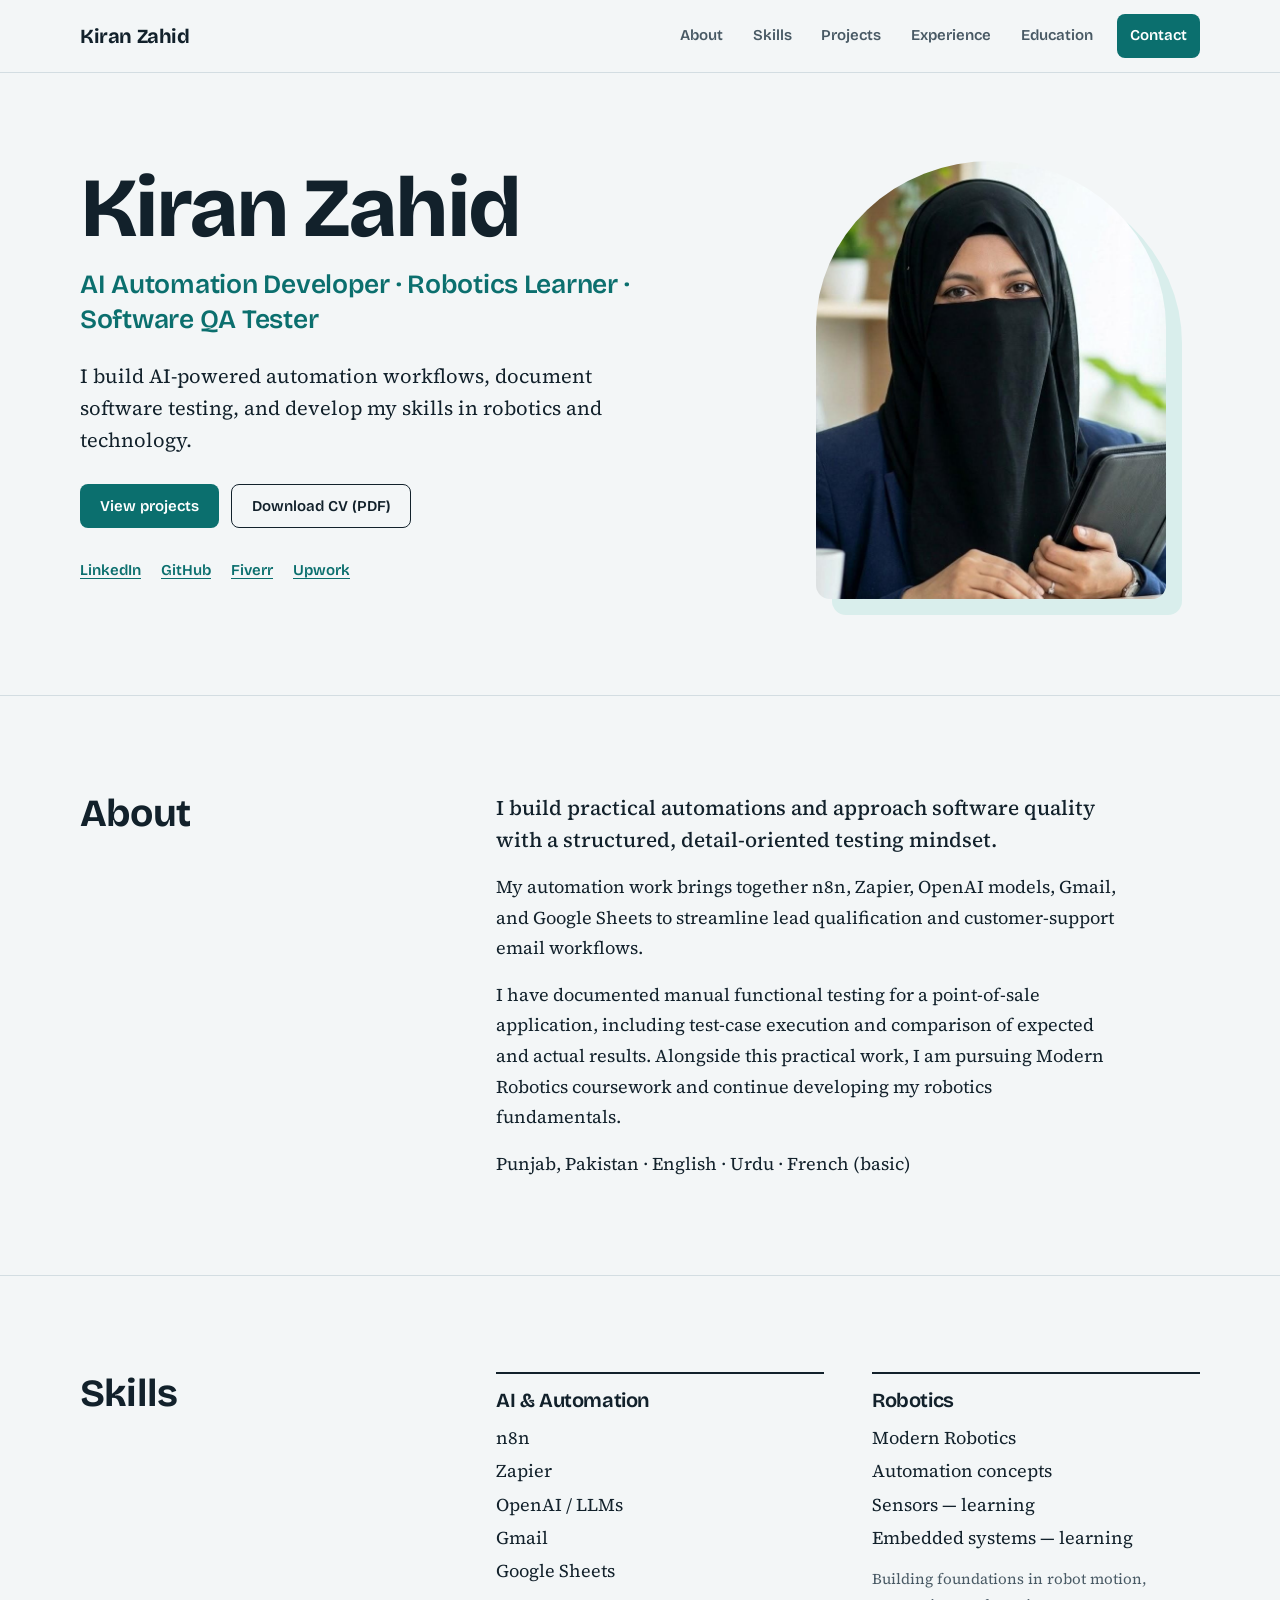
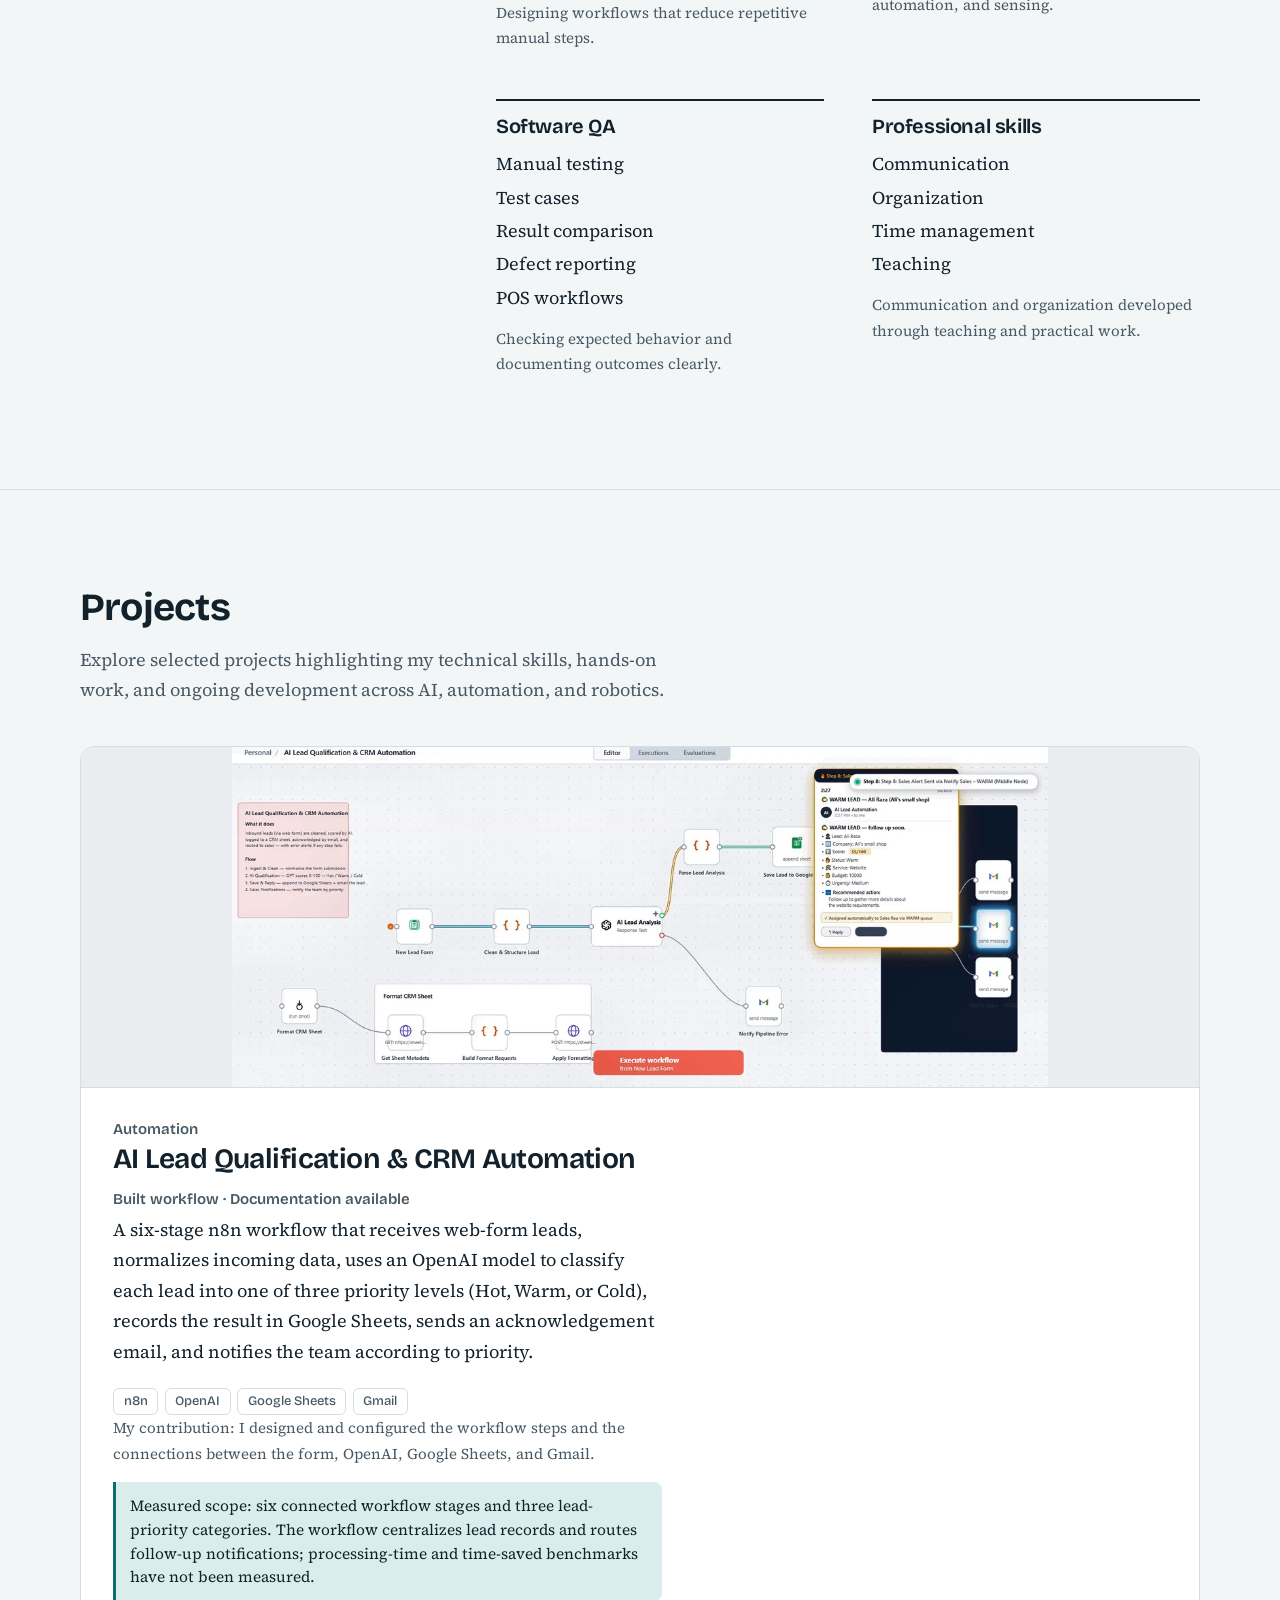
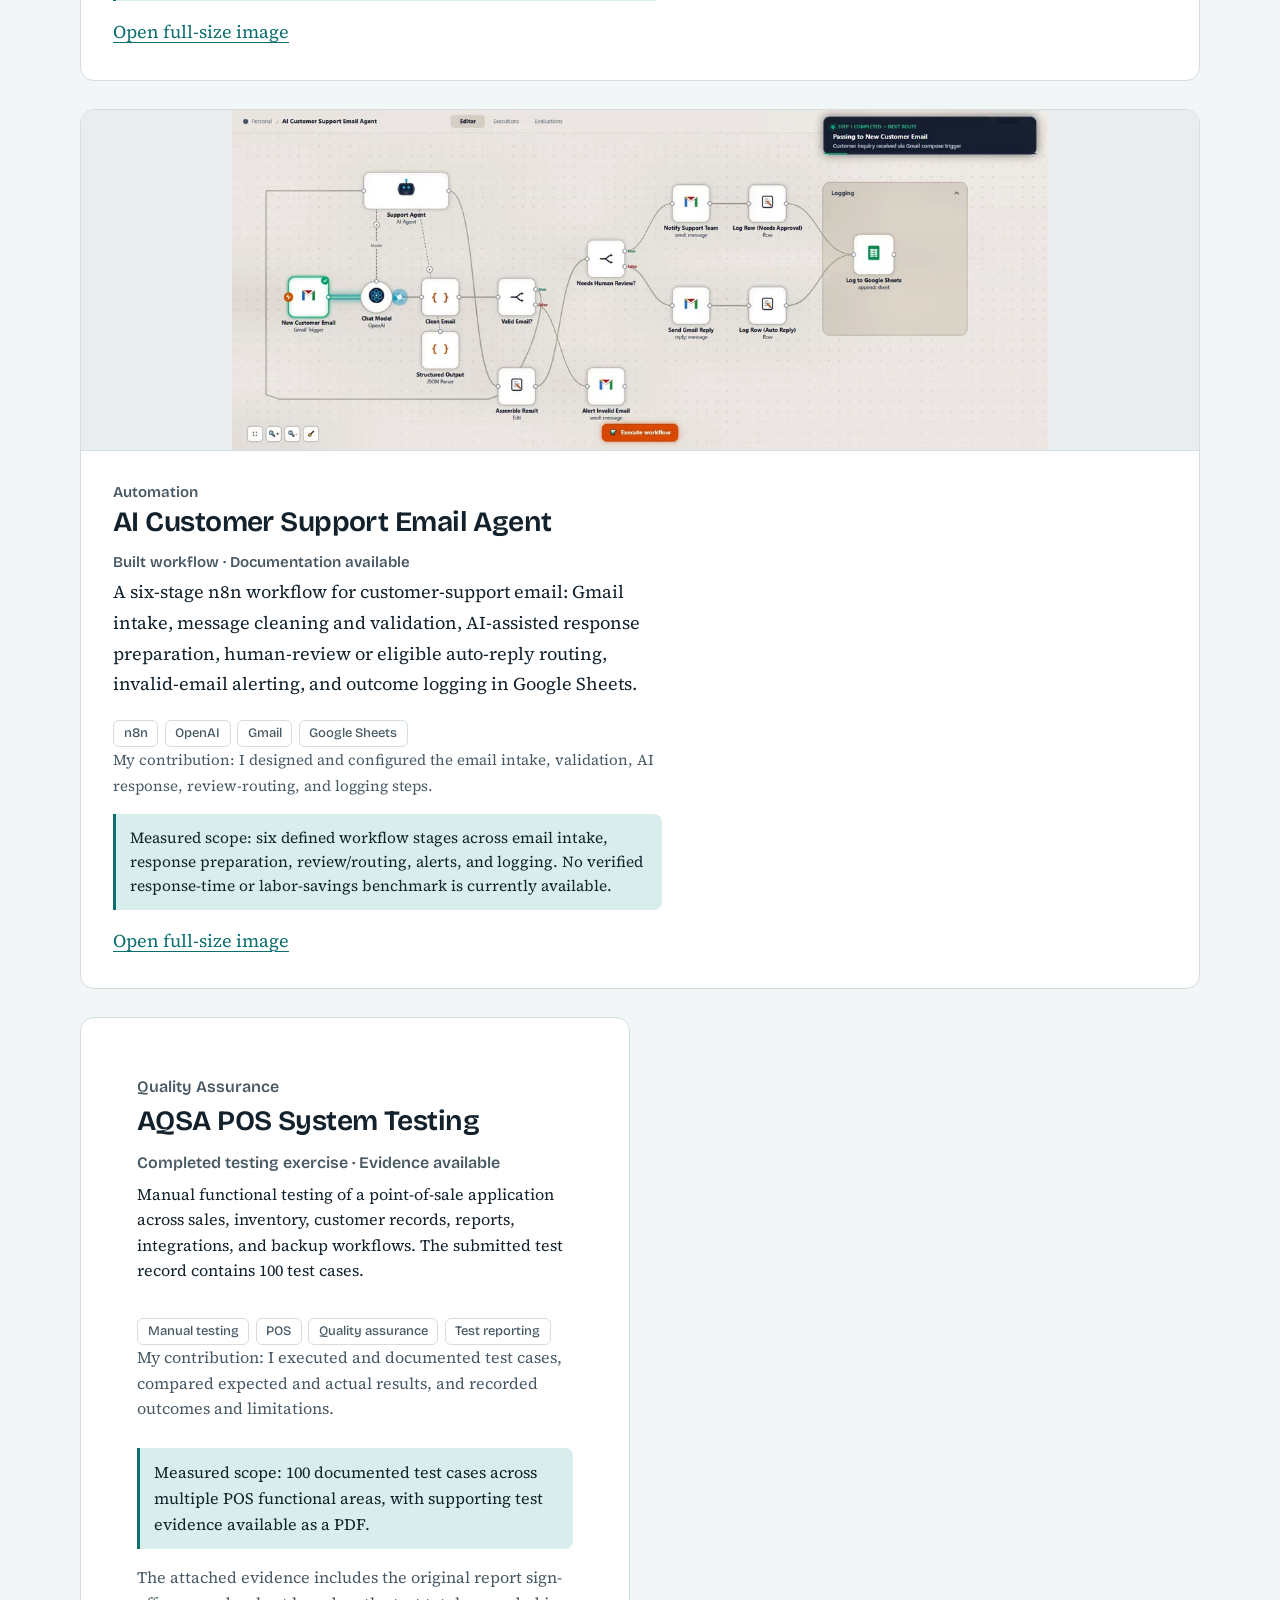
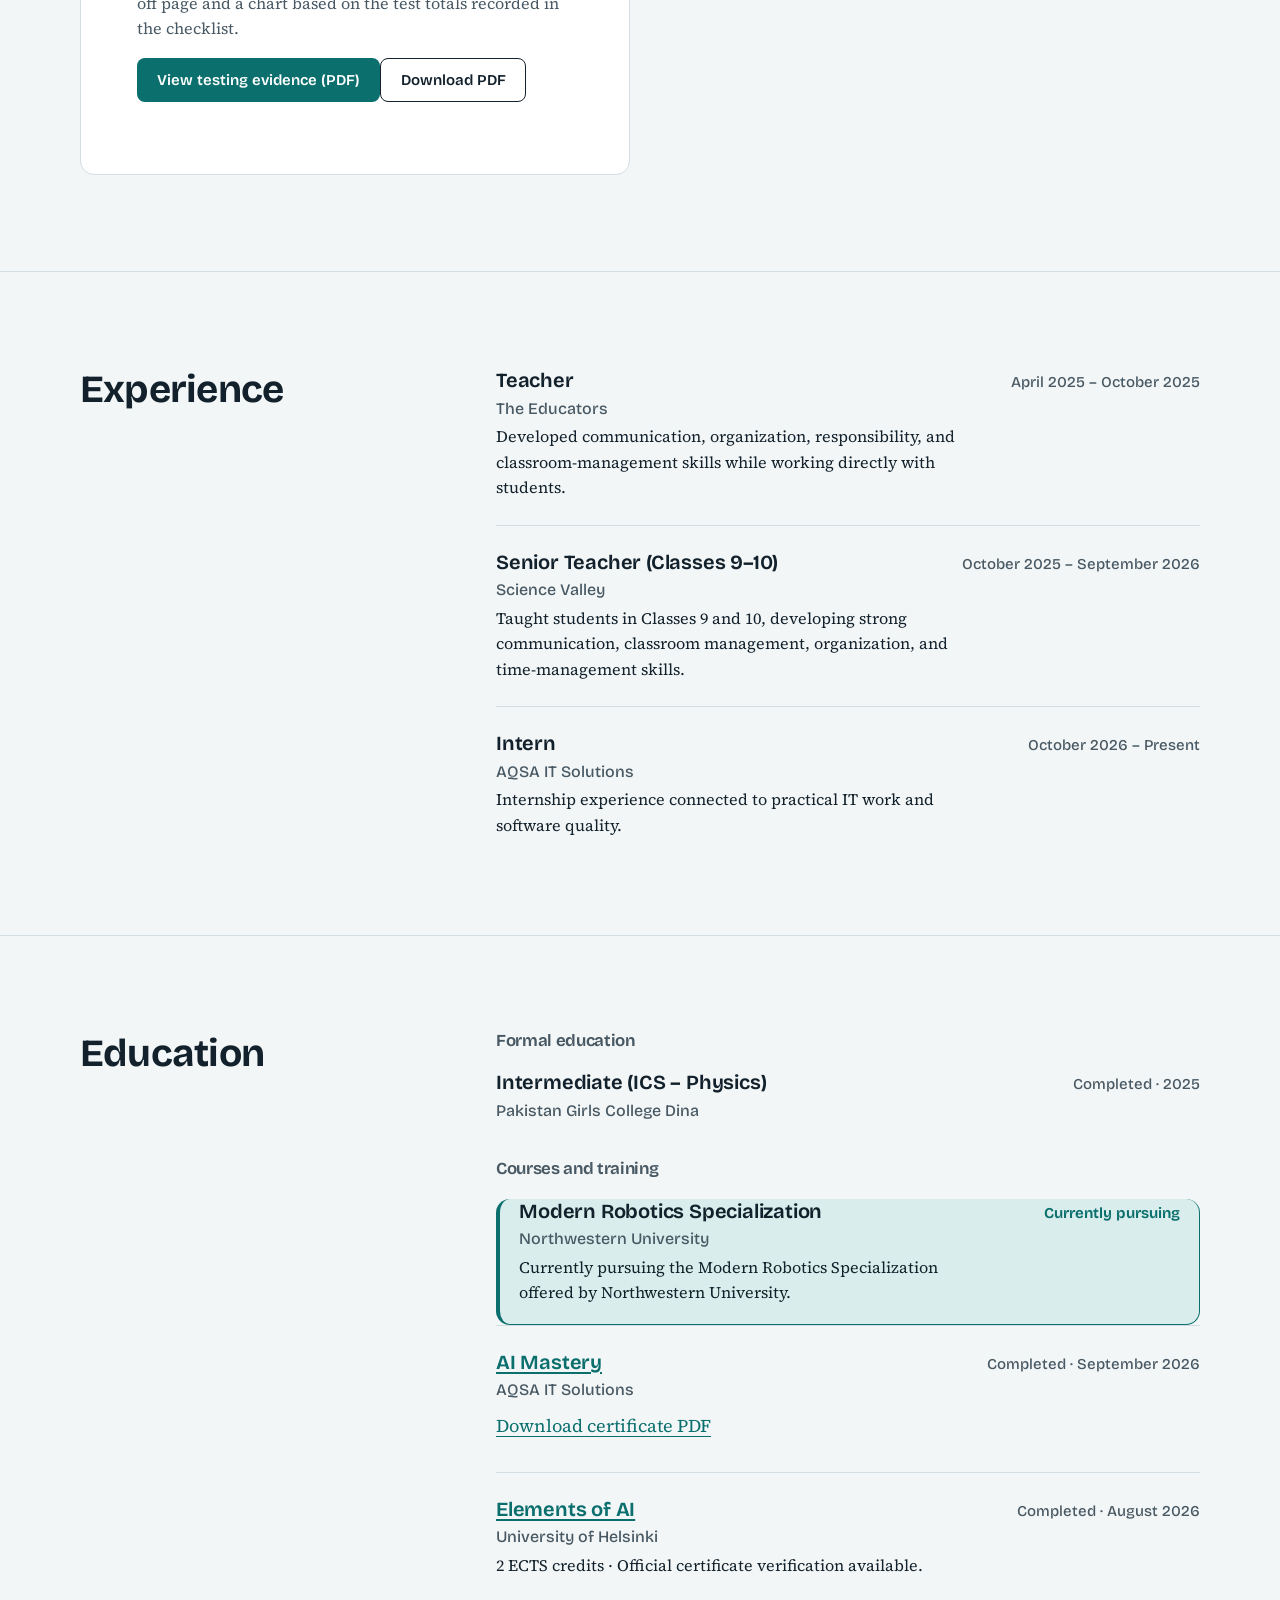
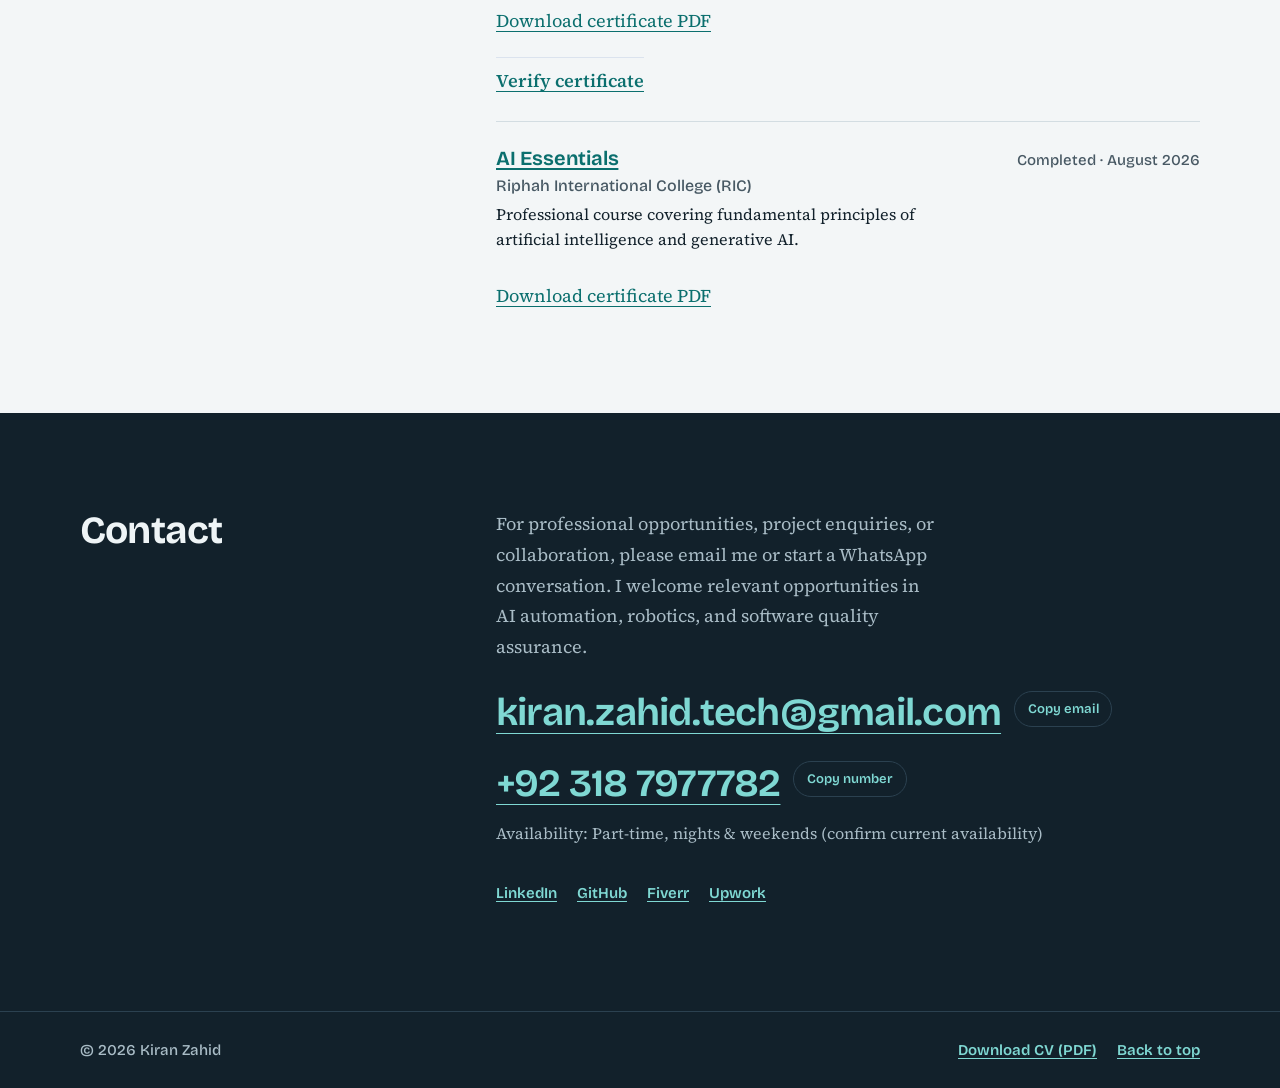
<file: index.html>
<!DOCTYPE html>
<html lang="en">
<head>
  <meta charset="utf-8">
  <meta name="viewport" content="width=device-width, initial-scale=1">
  <title>Kiran Zahid — AI Automation · Robotics · Software QA</title>
  <meta name="description" content="Kiran Zahid’s portfolio: practical AI workflow automation, robotics learning, and documented software quality assurance work.">
  <meta name="color-scheme" content="light dark">
  <meta name="theme-color" content="#f3f6f7" media="(prefers-color-scheme: light)">
  <meta name="theme-color" content="#0e1a21" media="(prefers-color-scheme: dark)">

  <meta property="og:type" content="website">
  <meta property="og:site_name" content="Kiran Zahid">
  <meta property="og:title" content="Kiran Zahid — AI Automation · Robotics · Software QA">
  <meta property="og:description" content="Practical AI workflow automation, robotics learning, and software testing projects by Kiran Zahid.">
  <meta property="og:image:width" content="1200">
  <meta property="og:image:height" content="630">
  <meta property="og:image:alt" content="Kiran Zahid, AI Automation Developer">
  <meta name="twitter:card" content="summary_large_image">

  <link rel="icon" href="favicon.svg" type="image/svg+xml">
  <link rel="apple-touch-icon" href="apple-touch-icon.png">
  <link rel="preload" href="fonts/bricolage-grotesque-latin-wght-normal.woff2" as="font" type="font/woff2" crossorigin>
  <link rel="stylesheet" href="style.css">
  <script>document.documentElement.classList.add('js');</script>
</head>
<body>
  <a class="skip-link" href="#main">Skip to main content</a>

  <header class="site-header">
    <div class="wrap site-header__inner">
      <a class="brand" href="#top">Kiran Zahid</a>
      <button class="nav-toggle" id="navToggle" type="button" aria-expanded="false" aria-controls="siteNav">Menu</button>
      <nav class="nav" id="siteNav" aria-label="Main">
        <ul class="nav__list">
          <li><a class="nav__link" href="#about">About</a></li>
          <li><a class="nav__link" href="#skills">Skills</a></li>
          <li><a class="nav__link" href="#projects">Projects</a></li>
          <li><a class="nav__link" href="#experience">Experience</a></li>
          <li><a class="nav__link" href="#education">Education</a></li>
          <li><a class="nav__link nav__link--cta" href="#contact">Contact</a></li>
        </ul>
      </nav>
    </div>
  </header>

  <main id="main">
    <section class="hero" id="top" aria-labelledby="hero-title">
      <div class="wrap hero__grid">
        <div class="hero__text">
          <h1 id="hero-title">Kiran Zahid</h1>
          <p class="hero__role" data-edit="heroRole" data-label="Professional title" data-group="Profile and about">AI Automation Developer · Robotics Learner · Software QA Tester</p>
          <p class="hero__intro" data-edit="heroIntro" data-label="Hero introduction" data-group="Profile and about">I build AI-powered automation workflows, document software testing, and develop my skills in robotics and technology.</p>
          <div class="hero__actions">
            <a class="btn btn--primary" href="#projects">View projects</a>
            <a class="btn btn--secondary" id="heroCvLink" href="Kiran-Zahid-CV.pdf" download>Download CV (PDF)</a>
          </div>
          <ul class="link-list" aria-label="Profiles">
            <li><a href="https://www.linkedin.com/in/kiran-zahid-3a4a5a433" target="_blank" rel="noopener noreferrer">LinkedIn<span class="visually-hidden"> (opens in a new tab)</span></a></li>
            <li><a href="https://github.com/Nexus-Kinematics" target="_blank" rel="noopener noreferrer">GitHub<span class="visually-hidden"> (opens in a new tab)</span></a></li>
            <li><a href="https://www.fiverr.com/s/Vrrma2z" target="_blank" rel="noopener noreferrer">Fiverr<span class="visually-hidden"> (opens in a new tab)</span></a></li>
            <li><a href="https://www.upwork.com/freelancers/~01c463310230087cd5?mp_source=share" target="_blank" rel="noopener noreferrer">Upwork<span class="visually-hidden"> (opens in a new tab)</span></a></li>
          </ul>
        </div>
        <figure class="portrait">
          <img
            src="assets/kiran-profile.jpg"
            srcset="assets/kiran-profile-480.jpg 480w, assets/kiran-profile.jpg 716w"
            sizes="(max-width: 760px) 80vw, 380px"
            width="716" height="896"
            fetchpriority="high"
            alt="Kiran Zahid seated at a desk in a navy blazer and black hijab, holding a folder.">
        </figure>
      </div>
    </section>

    <section class="section" id="about" aria-labelledby="about-title">
      <div class="wrap section__grid">
        <h2 id="about-title">About</h2>
        <div class="prose">
          <p class="lead" data-edit="aboutLead" data-label="About headline" data-group="Profile and about">I build practical automations and approach software quality with a structured, detail-oriented testing mindset.</p>
          <p data-edit="aboutText1" data-label="About paragraph 1" data-group="Profile and about">My automation work brings together n8n, Zapier, OpenAI models, Gmail, and Google Sheets to streamline lead qualification and customer-support email workflows.</p>
          <p data-edit="aboutText2" data-label="About paragraph 2" data-group="Profile and about">I have documented manual functional testing for a point-of-sale application, including test-case execution and comparison of expected and actual results. Alongside this practical work, I am pursuing Modern Robotics coursework and continue developing my robotics fundamentals.</p>
          <p data-edit="aboutText3" data-label="About paragraph 3" data-group="Profile and about">I am based in Punjab, Pakistan, and I speak English, Urdu, and some French.</p>
        </div>
      </div>
    </section>

    <section class="section" id="skills" aria-labelledby="skills-title">
      <div class="wrap section__grid">
        <h2 id="skills-title">Skills</h2>
        <div>
          <div class="skills">
            <div class="skills__group">
              <h3>Automation and AI</h3>
              <ul>
                <li>AI automation</li>
                <li>Workflow automation with n8n and Zapier</li>
                <li>AI tools and large language models (LLMs)</li>
                <li>Gmail, Google Sheets, and OpenAI integrations</li>
              </ul>
            </div>
            <div class="skills__group">
              <h3>Robotics</h3>
              <ul>
                <li>Robotics and automation fundamentals</li>
                <li>Sensors and embedded systems (project in progress)</li>
              </ul>
              <p class="skills__note">Currently studying the Modern Robotics Specialization.</p>
            </div>
            <div class="skills__group">
              <h3>Software testing</h3>
              <ul>
                <li>Manual functional testing</li>
                <li>Test-case execution</li>
                <li>Comparing expected and actual results</li>
                <li>Documenting test outcomes</li>
              </ul>
            </div>
            <div class="skills__group">
              <h3>Professional and languages</h3>
              <ul>
                <li>Communication and organization</li>
                <li>Time management</li>
                <li>English (fluent), Urdu (native), French (basic)</li>
              </ul>
            </div>
          </div>
        </div>
      </div>
    </section>

    <section class="section" id="projects" aria-labelledby="projects-title">
      <div class="wrap">
        <h2 id="projects-title">Projects</h2>
        <p class="section-intro">Explore selected projects highlighting my technical skills, hands-on work, and ongoing development across AI, automation, and robotics.</p>

        <article class="project" aria-labelledby="p-lead">
          <div class="project__shot">
            <img
              src="assets/lead-qualification-workflow-1200.webp"
              srcset="assets/lead-qualification-workflow-1200.webp 1200w, assets/lead-qualification-workflow.webp 1920w"
              sizes="(max-width: 1120px) 100vw, 1120px"
              width="1920" height="800" loading="lazy"
              alt="Workflow editor showing an AI lead qualification automation: a web form feeds lead cleaning, AI scoring, saving to Google Sheets, sales notifications by lead priority, and an error alert.">
          </div>
          <div class="project__body">
            <div>
              <p class="project__kind">Workflow automation · Built and documented</p>
              <h3 class="project__title" id="p-lead" data-edit="leadTitle" data-label="Lead qualification: title" data-group="Projects">AI Lead Qualification &amp; CRM Automation</h3>
              <p data-edit="leadDesc" data-label="Lead qualification: description" data-group="Projects">A six-stage n8n workflow that receives web-form leads, normalizes incoming data, uses an OpenAI model to classify each lead into one of three priority levels (Hot, Warm, or Cold), records the result in Google Sheets, sends an acknowledgement email, and notifies the team according to priority.</p>
              <p class="project__note"><strong>My contribution:</strong> I designed and configured the workflow steps and the connections between the form, OpenAI, Google Sheets, and Gmail.</p><p class="project__outcome"><strong>Outcome:</strong> Measured scope: six connected workflow stages and three lead-priority categories. The workflow centralizes lead records and routes follow-up notifications; processing-time and time-saved benchmarks have not been measured.</p>
              <ul class="tags" aria-label="Technologies">
                <li>n8n</li>
                <li>OpenAI</li>
                <li>Google Sheets</li>
                <li>Gmail</li>
              </ul>
              <p class="project__zoom"><a href="assets/lead-qualification-workflow.webp" target="_blank" rel="noopener noreferrer">Open full-size screenshot<span class="visually-hidden"> (opens in a new tab)</span></a></p>

            </div>
            <div class="project__steps">
              <h4>How it works</h4>
              <ol class="flow" role="list">
                <li><strong>Ingest and clean.</strong> A new form submission is normalized.</li>
                <li><strong>Qualify with AI.</strong> A GPT model scores the lead and labels it Hot, Warm, or Cold.</li>
                <li><strong>Save and reply.</strong> The lead is added to Google Sheets and receives an email.</li>
                <li><strong>Notify sales.</strong> The team is alerted according to lead priority.</li>
              </ol>
            </div>
          </div>
        </article>

        <article class="project" aria-labelledby="p-support">
          <div class="project__shot">
            <img
              src="assets/customer-support-email-agent-1200.webp"
              srcset="assets/customer-support-email-agent-1200.webp 1200w, assets/customer-support-email-agent.webp 2048w"
              sizes="(max-width: 1120px) 100vw, 1120px"
              width="2048" height="853" loading="lazy"
              alt="Workflow editor showing an AI customer support email agent: a Gmail trigger, email cleaning and validation, an AI support agent, a human review check, Gmail replies or support team alerts, and Google Sheets logging.">
          </div>
          <div class="project__body">
            <div>
              <p class="project__kind">Workflow automation · Built and documented</p>
              <h3 class="project__title" id="p-support" data-edit="supportTitle" data-label="Support email agent: title" data-group="Projects">AI Customer Support Email Agent</h3>
              <p data-edit="supportDesc" data-label="Support email agent: description" data-group="Projects">A six-stage n8n workflow for customer-support email: Gmail intake, message cleaning and validation, AI-assisted response preparation, human-review or eligible auto-reply routing, invalid-email alerting, and outcome logging in Google Sheets.</p>
              <p class="project__note"><strong>My contribution:</strong> I designed and configured the email intake, validation, AI response, review-routing, and logging steps.</p><p class="project__outcome"><strong>Outcome:</strong> Measured scope: six defined workflow stages across email intake, response preparation, review/routing, alerts, and logging. No verified response-time or labor-savings benchmark is currently available.</p>
              <ul class="tags" aria-label="Technologies">
                <li>n8n</li>
                <li>OpenAI</li>
                <li>Gmail</li>
                <li>Google Sheets</li>
              </ul>
              <p class="project__zoom"><a href="assets/customer-support-email-agent.webp" target="_blank" rel="noopener noreferrer">Open full-size screenshot<span class="visually-hidden"> (opens in a new tab)</span></a></p>

            </div>
            <div class="project__steps">
              <h4>How it works</h4>
              <ol class="flow" role="list">
                <li><strong>Receive.</strong> A Gmail trigger picks up each new customer email.</li>
                <li><strong>Clean and validate.</strong> The email is structured and checked. Invalid emails raise an alert.</li>
                <li><strong>Draft with AI.</strong> A support agent prepares the result.</li>
                <li><strong>Route and log.</strong> The email goes to human review or receives an automatic reply, and the outcome is logged to Google Sheets.</li>
              </ol>
            </div>
          </div>
        </article>

        <div class="project-grid">
          <article class="project" aria-labelledby="p-pos">
            <span class="badge">Completed testing exercise · Evidence available</span>
            <h3 id="p-pos" data-edit="posTitle" data-label="AQSA POS testing: title" data-group="Projects">AQSA POS System Testing</h3>
            <p data-edit="posDesc" data-label="AQSA POS testing: description" data-group="Projects">Manual functional testing of a point-of-sale application across sales, inventory, customer records, reports, integrations, and backup workflows. The submitted test record contains 100 test cases.</p>
            <ul class="project__list">
              <li>Executed and documented test cases</li>
              <li>Compared expected and observed results</li>
              <li>Recorded defects, blocked checks, and limitations</li>
              <li>Summarized the recorded test outcomes in a visual chart</li>
            </ul>
            <p class="project__note"><strong>My contribution:</strong> I executed and documented test cases, compared expected and actual results, and recorded outcomes and limitations.</p><p class="project__outcome"><strong>Outcome:</strong> Measured scope: 100 documented test cases across multiple POS functional areas, with supporting test evidence available as a PDF.</p>
            <p class="project__actions">
              <a class="btn btn--primary" href="assets/AQSA-POS-Testing-Evidence.pdf" target="_blank" rel="noopener noreferrer">View testing evidence (PDF)</a>
              <a class="btn btn--secondary" href="assets/AQSA-POS-Testing-Evidence.pdf" download>Download PDF</a>
            </p>
            <ul class="tags" aria-label="Focus areas">
              <li>Manual testing</li>
              <li>POS</li>
              <li>Quality assurance</li>
              <li>Test reporting</li>
            </ul>
          </article>
        </div>
      </div>
    </section>

    <section class="section" id="experience" aria-labelledby="experience-title">
      <div class="wrap section__grid"><h2 id="experience-title">Experience</h2><ul class="entries">
        <li class="entry"><div class="entry__head"><h3 class="entry__title">Teacher</h3><p class="entry__when">April 2025 – October 2025</p></div><p class="entry__org">The Educators</p><p class="entry__text">Developed communication, organization, responsibility, and classroom-management skills while working directly with students.</p></li>
        <li class="entry"><div class="entry__head"><h3 class="entry__title">Senior Teacher (Classes 9–10)</h3><p class="entry__when">October 2025 – September 2026</p></div><p class="entry__org">Science Valley</p><p class="entry__text">Taught students in Classes 9 and 10, developing strong communication, classroom management, organization, and time-management skills.</p></li>
        <li class="entry"><div class="entry__head"><h3 class="entry__title">Intern</h3><p class="entry__when">October 2026 – Present</p></div><p class="entry__org">AQSA IT Solutions</p><p class="entry__text">Internship experience connected to practical IT work and software quality.</p></li>
      </ul></div>
    </section>

    <section class="section" id="education" aria-labelledby="education-title">
      <div class="wrap section__grid">
        <h2 id="education-title">Education</h2>
        <div>
          <h3 class="subhead">Formal education</h3>
          <ul class="entries">
            <li class="entry">
              <div class="entry__head">
                <h4 class="entry__title" data-edit="edu1Title" data-label="Education: qualification" data-group="Experience and education">Intermediate (ICS – Physics)</h4>
                <p class="entry__when">Completed 2025</p>
              </div>
              <p class="entry__org" data-edit="edu1Org" data-label="Education: institution" data-group="Experience and education">Pakistan Girls College Dina</p>
            </li>
          </ul>

          <h3 class="subhead">Courses and training</h3>
          <ul class="entries">
            <li class="entry">
              <div class="entry__head">
                <h4 class="entry__title">Modern Robotics Specialization</h4>
                <p class="entry__when entry__status--active" data-edit="course1Status" data-label="Modern Robotics: status" data-group="Experience and education">Currently pursuing</p>
              </div>
              <p class="entry__org">Northwestern University</p>
            </li>
            <li class="entry">
              <div class="entry__head">
                <h4 class="entry__title">AI Mastery</h4>
                <p class="entry__when">Completed · 21 September 2026</p>
              </div>
              <p class="entry__org">AQSA IT Solutions</p>
            </li>
            <li class="entry">
              <div class="entry__head">
                <h4 class="entry__title">Elements of AI</h4>
                <p class="entry__when">Completed · 25 August 2026</p>
              </div>
              <p class="entry__org">University of Helsinki</p>
            </li>
            <li class="entry">
              <div class="entry__head">
                <h4 class="entry__title">AI Elements</h4>
                <p class="entry__when">Completed · 10 August 2026</p>
              </div>
              <p class="entry__org">Riphah University</p>
            </li>
          </ul>
        </div>
      </div>
    </section>

    <section class="section" id="addedContent" aria-labelledby="added-title" hidden>
      <div class="wrap section__grid">
        <h2 id="added-title">More</h2>
        <div class="managed-list" id="publicManagedEntries"></div>
      </div>
    </section>

    <section class="section" id="certificates" aria-labelledby="certificates-title" hidden>
      <div class="wrap section__grid">
        <h2 id="certificates-title">Certificates</h2>
        <div class="entries" id="certificateList"></div>
      </div>
    </section>

    <section class="section" id="customContent" aria-labelledby="custom-title">
      <div class="wrap section__grid">
        <h2 id="custom-title">Conferences &amp; Summits</h2>
        <div class="entries" id="customList"><article class="entry"><h3 class="entry__title">Al-Qadir University AI Summit</h3><p class="entry__text">Attendee · Dina, Pakistan</p></article></div>
      </div>
    </section>

    <section class="section contact" id="contact" aria-labelledby="contact-title">
      <div class="wrap section__grid">
        <h2 id="contact-title">Contact</h2>
        <div>
          <p class="contact__copy">For professional opportunities, project enquiries, or collaboration, please email me or start a WhatsApp conversation. I welcome relevant opportunities in AI automation, robotics, and software quality assurance.</p>
          <div class="contact-method"><a class="contact__email" id="contactEmail" href="mailto:kiran.zahid.tech@gmail.com" aria-label="Compose an email to kiran.zahid.tech@gmail.com">kiran.zahid.tech@gmail.com</a><button class="copy-link" type="button" data-copy="kiran.zahid.tech@gmail.com" aria-label="Copy email address">Copy email</button></div>
          <div class="contact-method"><a class="contact__email contact__phone" id="contactPhone" href="https://wa.me/923187977782" target="_blank" rel="noopener noreferrer" aria-label="Start a WhatsApp chat with Kiran Zahid">+92 318 7977782</a><button class="copy-link" type="button" data-copy="+923187977782" aria-label="Copy WhatsApp number">Copy number</button></div>
          <p class="contact__meta" id="contactAvailability">Availability: part-time, night shifts, and weekends.</p>
          <ul class="link-list" aria-label="Profiles">
            <li><a href="https://www.linkedin.com/in/kiran-zahid-3a4a5a433" target="_blank" rel="noopener noreferrer">LinkedIn<span class="visually-hidden"> (opens in a new tab)</span></a></li>
            <li><a href="https://github.com/Nexus-Kinematics" target="_blank" rel="noopener noreferrer">GitHub<span class="visually-hidden"> (opens in a new tab)</span></a></li>
            <li><a href="https://www.fiverr.com/s/Vrrma2z" target="_blank" rel="noopener noreferrer">Fiverr<span class="visually-hidden"> (opens in a new tab)</span></a></li>
            <li><a href="https://www.upwork.com/freelancers/~01c463310230087cd5?mp_source=share" target="_blank" rel="noopener noreferrer">Upwork<span class="visually-hidden"> (opens in a new tab)</span></a></li>
          </ul>
        </div>
      </div>
    </section>
  </main>


  <footer class="site-footer">
    <div class="wrap site-footer__inner">
      <p>&copy; <span id="year">2026</span> Kiran Zahid</p>
      <ul class="link-list" aria-label="Footer">
        <li><a href="Kiran-Zahid-CV.pdf" download>Download CV (PDF)</a></li>
        <li><a href="#top">Back to top</a></li>
      </ul>
    </div>
  </footer>

  <script src="script.js" defer></script>
</body>
</html>
</file>
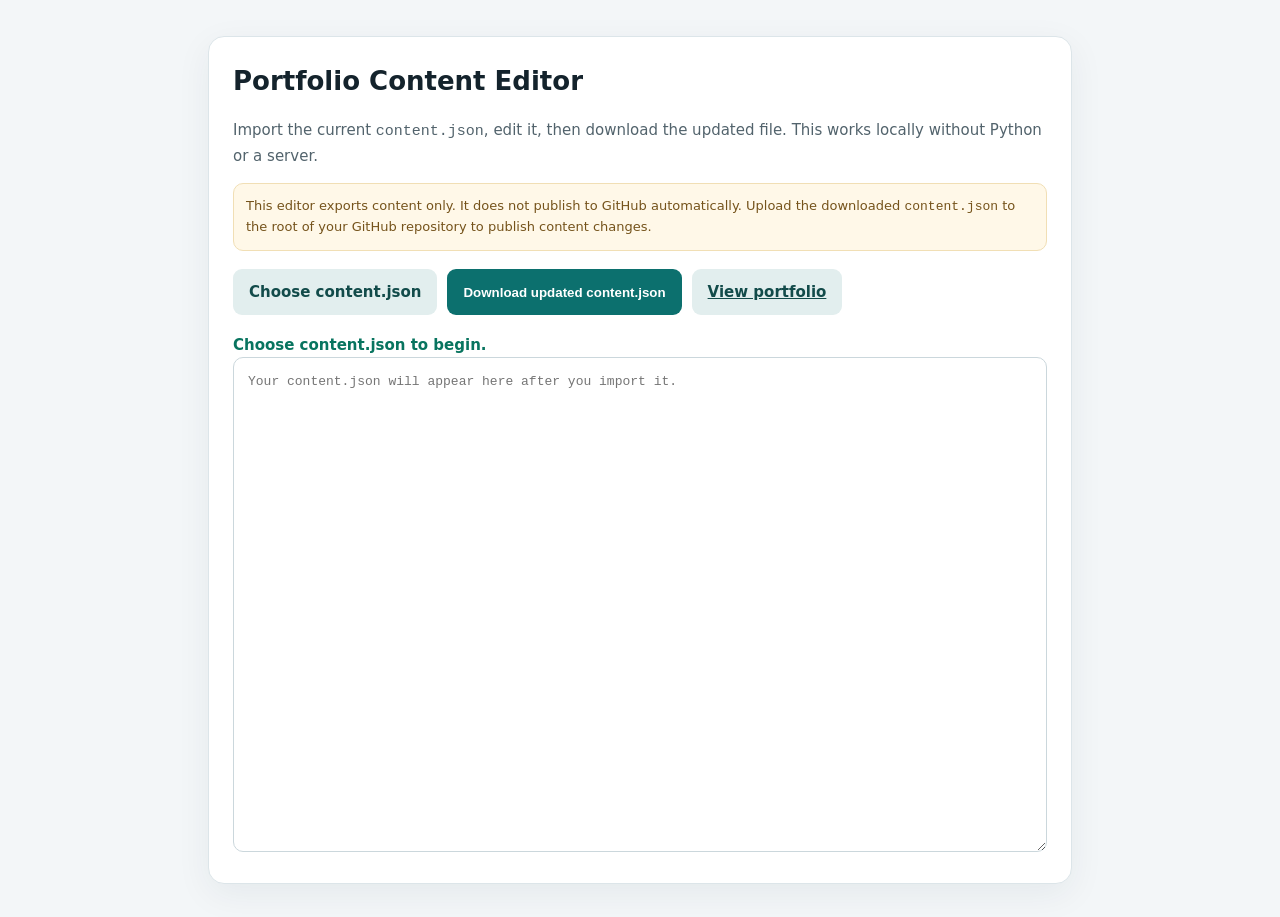
<file: admin/index.html>
<!doctype html>
<html lang="en"><head><meta charset="utf-8"><meta name="viewport" content="width=device-width,initial-scale=1"><title>Portfolio Content Editor | Kiran Zahid</title>
<style>
*{box-sizing:border-box}body{margin:0;background:#f3f6f8;color:#14232c;font:15px/1.6 system-ui,Segoe UI,sans-serif}.wrap{max-width:900px;margin:36px auto;padding:0 18px}.card{background:#fff;border:1px solid #dce5e9;border-radius:16px;padding:24px;box-shadow:0 10px 35px #102a3810}h1{margin:0 0 8px;font-size:26px}p{color:#52636c}.actions{display:flex;gap:10px;flex-wrap:wrap;margin:18px 0}button,.file{border:0;border-radius:9px;background:#0c706e;color:#fff;padding:11px 16px;font-weight:650;cursor:pointer}.file{display:inline-block;background:#e2eeee;color:#124b4a}textarea{width:100%;min-height:55vh;border:1px solid #cbd7dc;border-radius:10px;padding:14px;font:13px/1.5 ui-monospace,Consolas,monospace}#status{min-height:24px;color:#08745f;font-weight:600}.note{background:#fff8e8;border:1px solid #f1dfb5;border-radius:10px;padding:12px;color:#75531b;font-size:13px}a{color:#08736f}
</style></head><body><main class="wrap"><section class="card"><h1>Portfolio Content Editor</h1><p>Import the current <code>content.json</code>, edit it, then download the updated file. This works locally without Python or a server.</p><div class="note">This editor exports content only. It does not publish to GitHub automatically. Upload the downloaded <code>content.json</code> to the root of your GitHub repository to publish content changes.</div><div class="actions"><label class="file">Choose content.json<input id="pick" type="file" accept=".json,application/json" hidden></label><button id="download" type="button">Download updated content.json</button><a class="file" href="../index.html">View portfolio</a></div><div id="status" role="status">Choose content.json to begin.</div><textarea id="json" spellcheck="false" aria-label="Portfolio content JSON" placeholder="Your content.json will appear here after you import it."></textarea></section></main>
<script>
const pick=document.getElementById('pick'),editor=document.getElementById('json'),status=document.getElementById('status');
pick.addEventListener('change',async()=>{const f=pick.files[0];if(!f)return;try{const parsed=JSON.parse(await f.text());if(!parsed.profile||!parsed.projects)throw Error('This does not look like the portfolio content.json file.');editor.value=JSON.stringify(parsed,null,2);status.textContent='Content loaded. Edit the JSON, then download it.';}catch(e){status.textContent='Import failed: '+e.message;}});
document.getElementById('download').addEventListener('click',()=>{try{const parsed=JSON.parse(editor.value);if(!parsed.profile||!parsed.projects)throw Error('Missing expected portfolio fields.');const blob=new Blob([JSON.stringify(parsed,null,2)+'\n'],{type:'application/json'});const url=URL.createObjectURL(blob);const a=document.createElement('a');a.href=url;a.download='content.json';a.click();URL.revokeObjectURL(url);status.textContent='Updated content.json downloaded. Upload it to your repository root.';}catch(e){status.textContent='Cannot download: '+e.message;}});
</script></body></html>
</file>
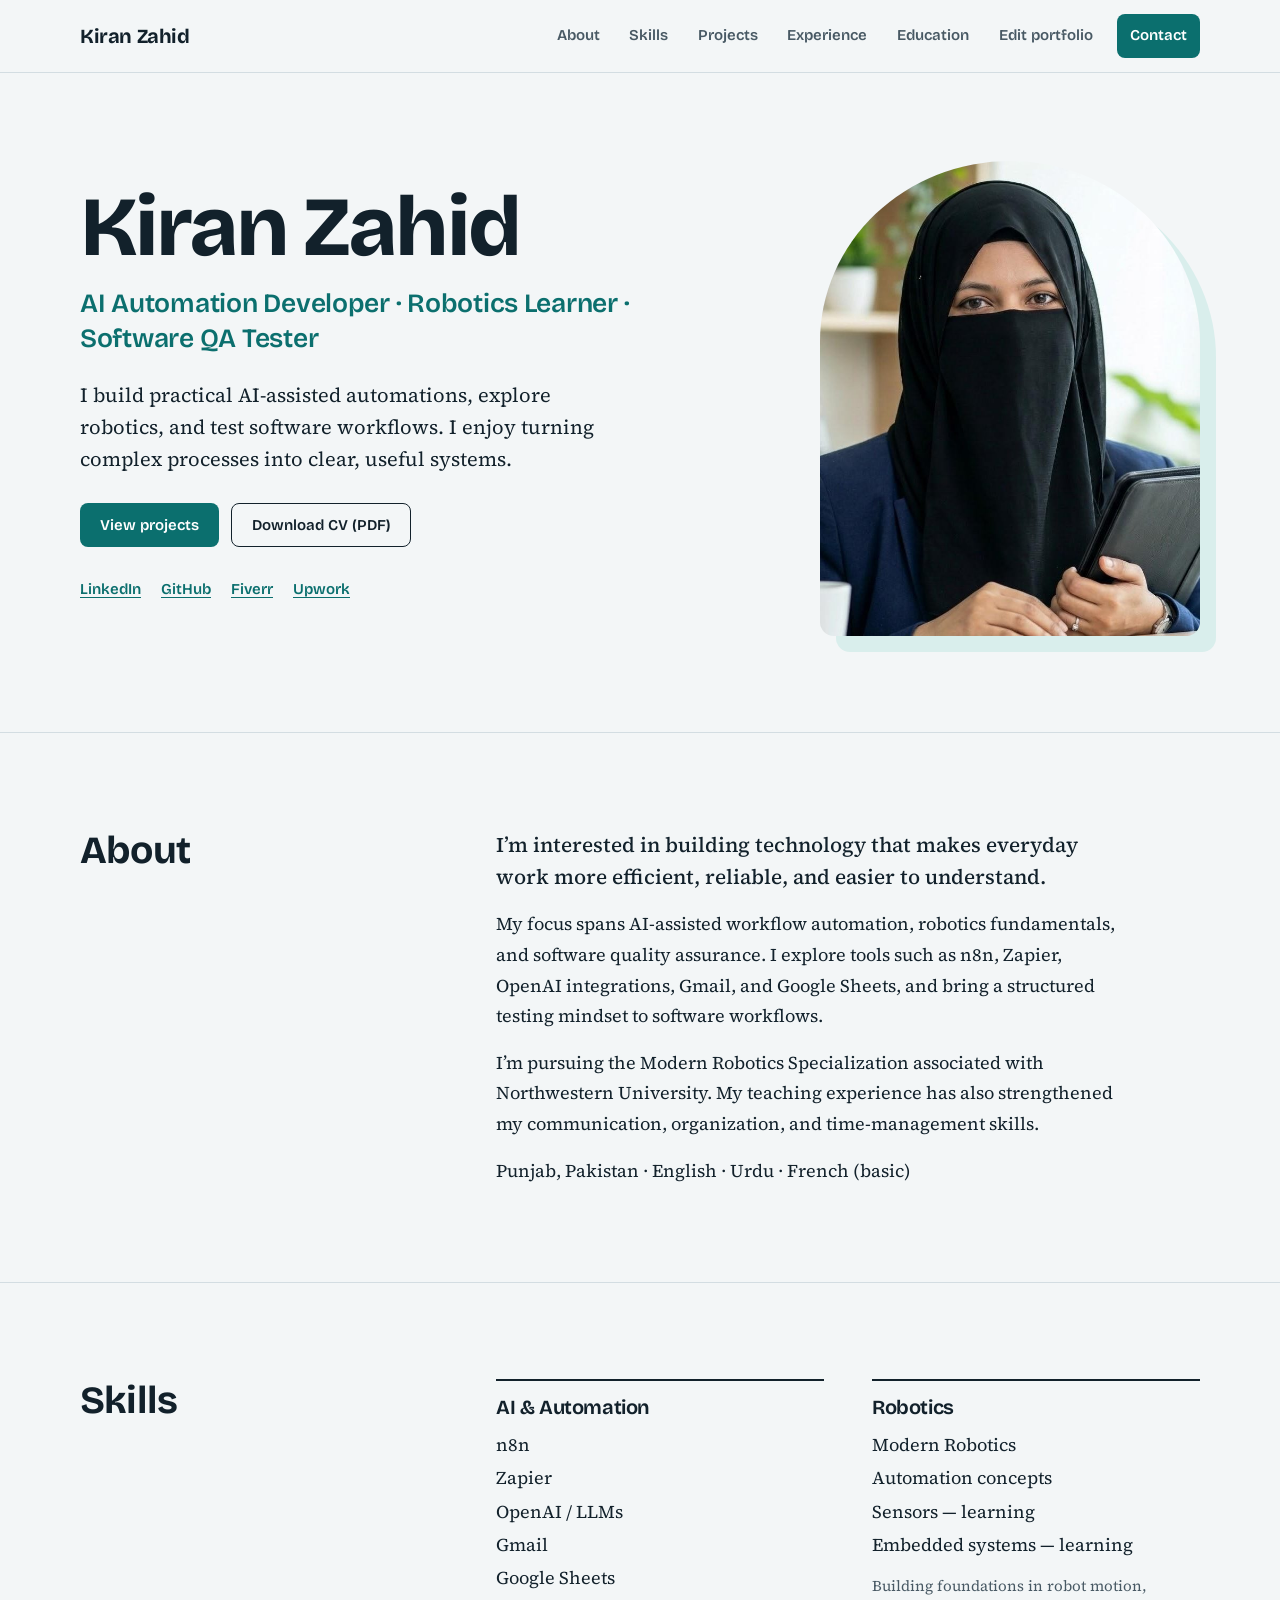
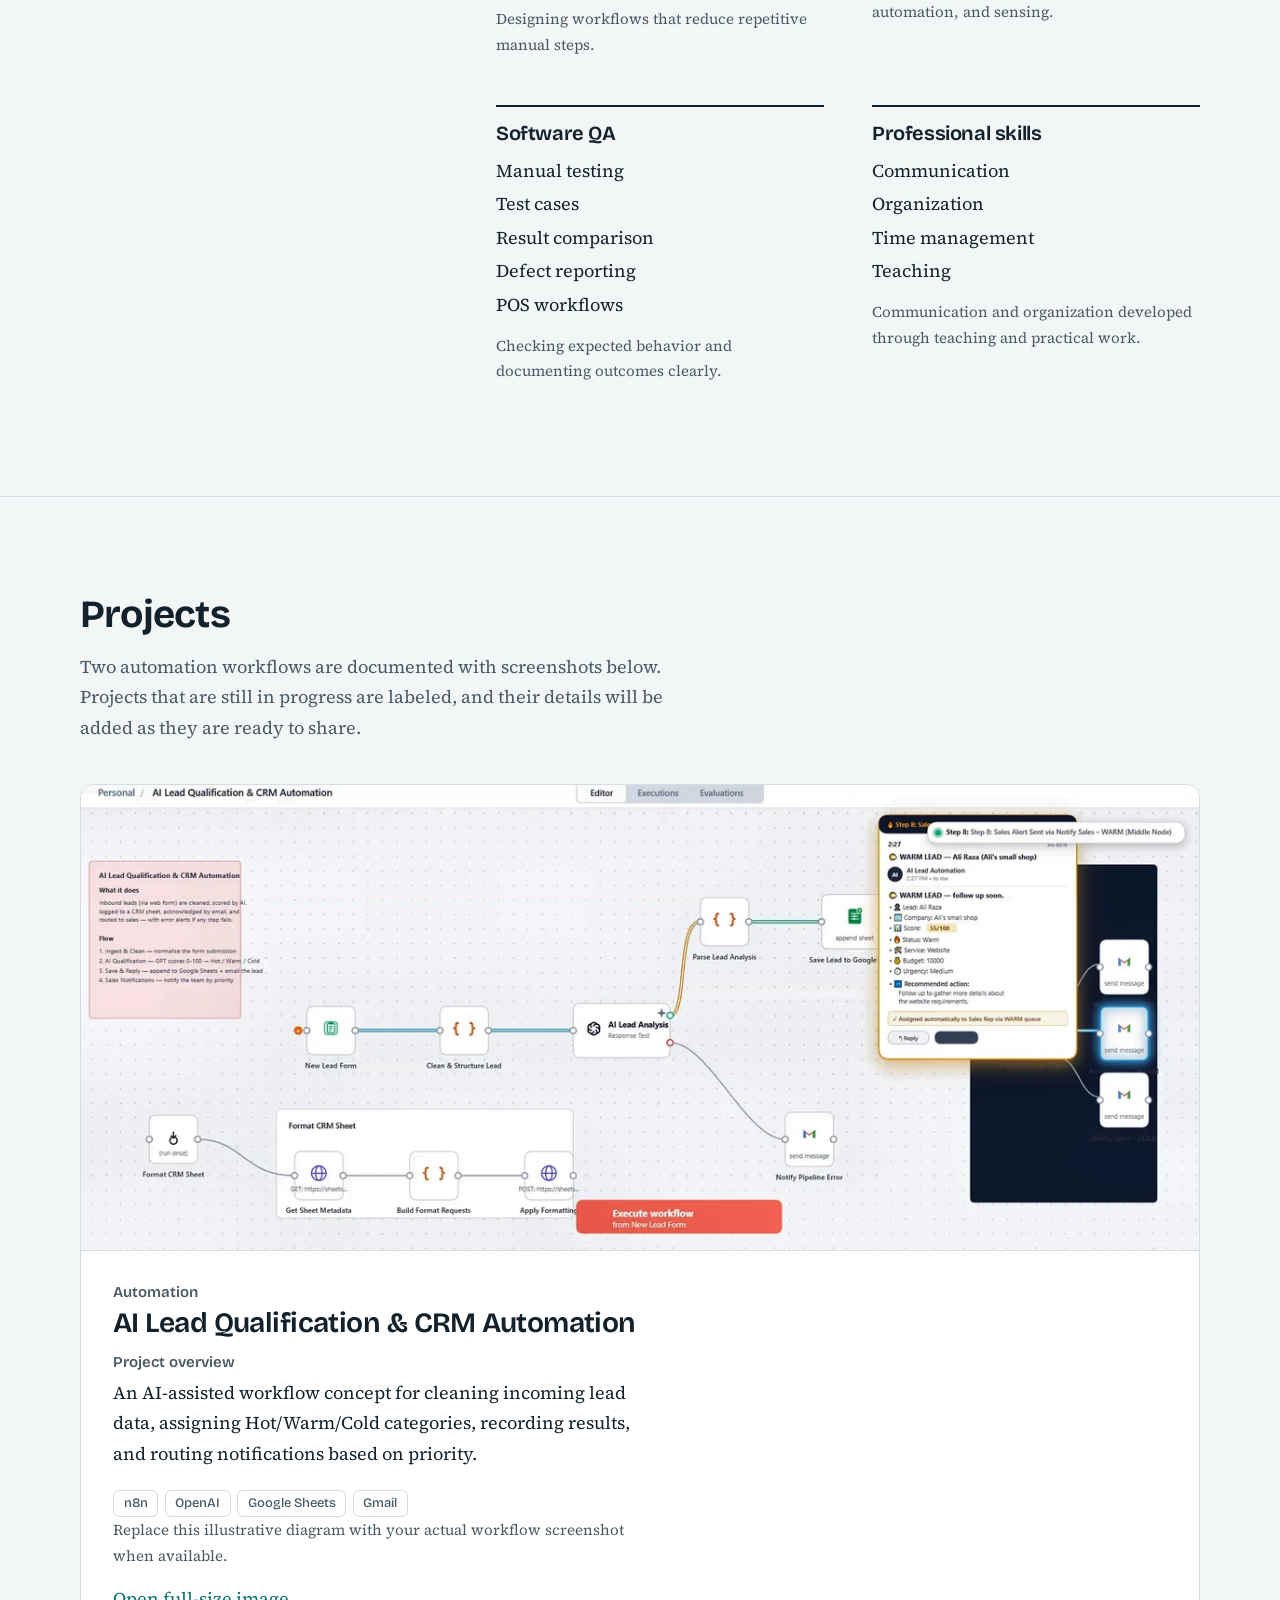
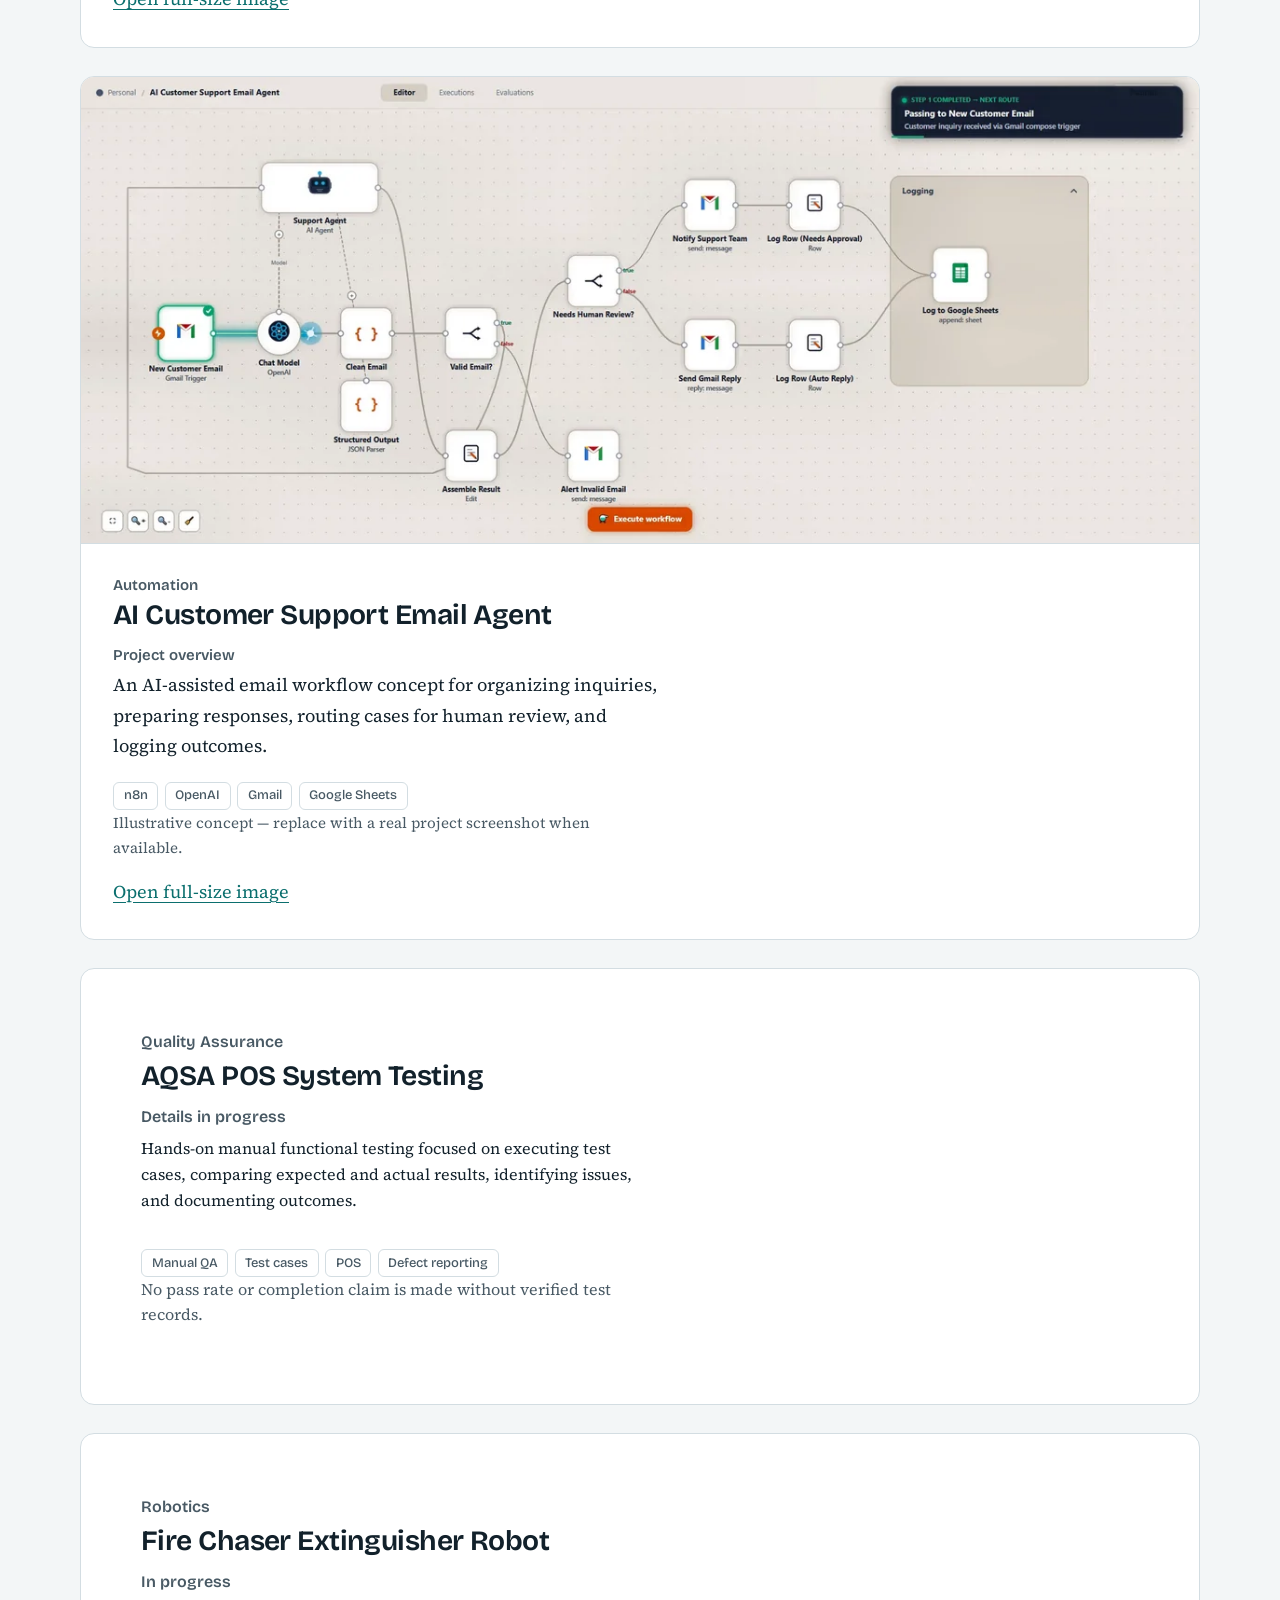
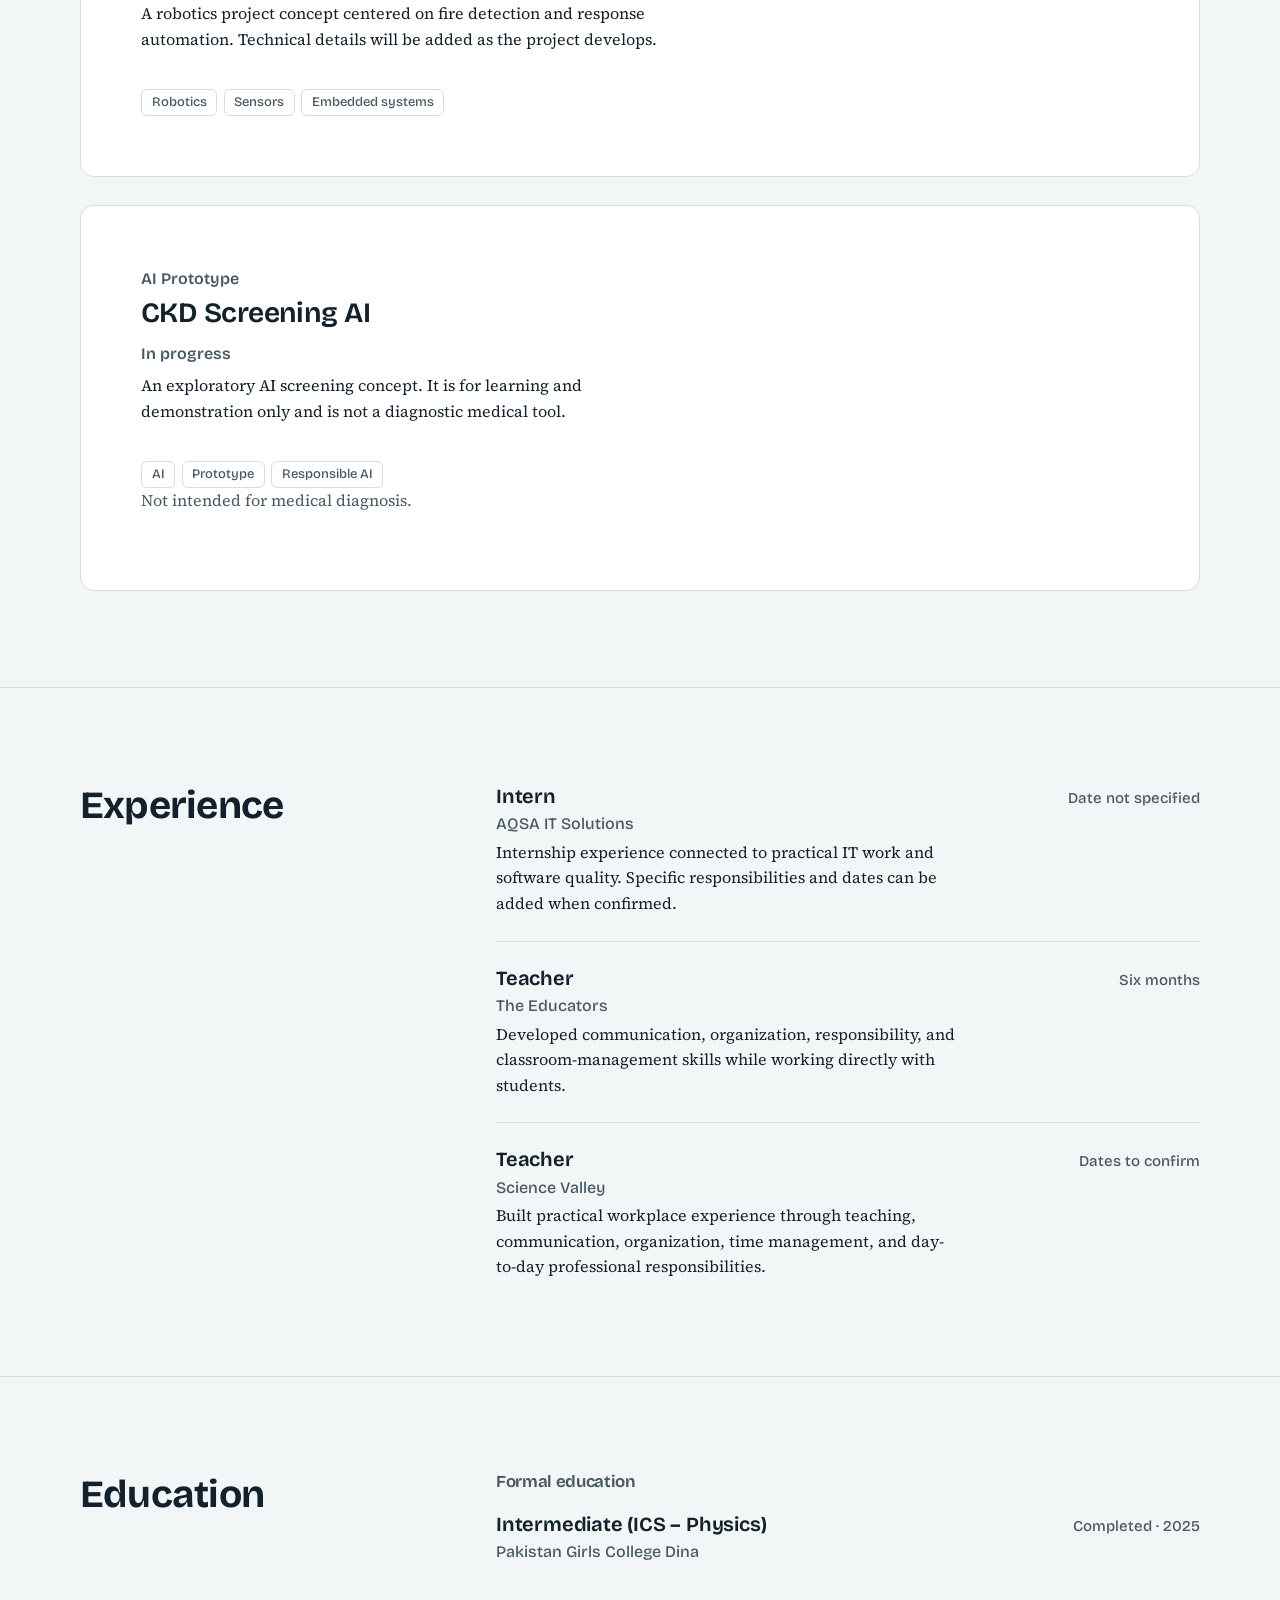
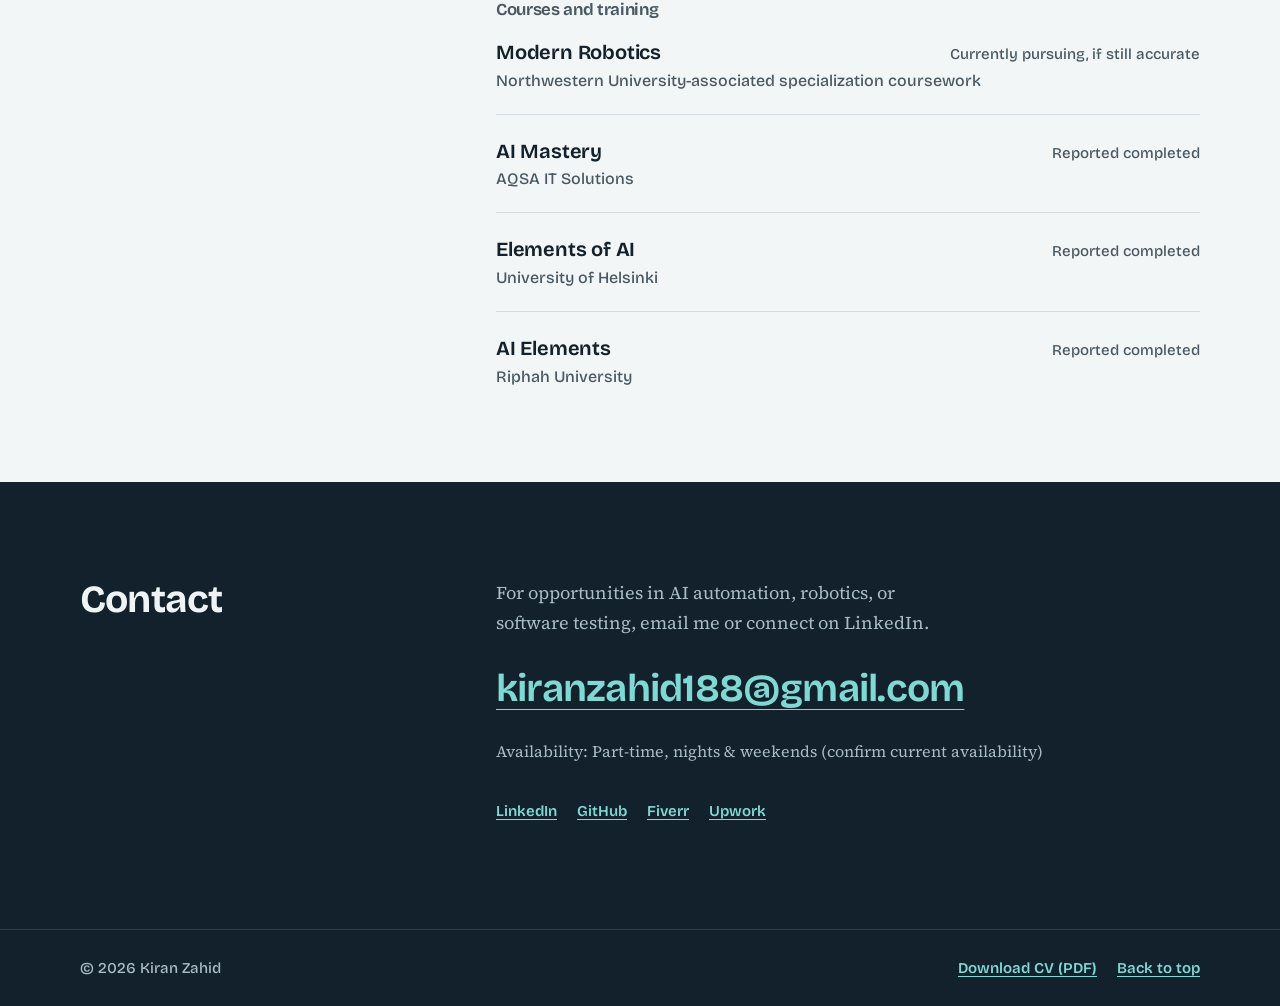
<file: Kiran-Zahid-Portfolio-Final-With-AQSA-Evidence/index.html>
<!DOCTYPE html>
<html lang="en">
<head>
  <meta charset="utf-8">
  <meta name="viewport" content="width=device-width, initial-scale=1">
  <title>Kiran Zahid | AI &amp; Robotics Developer</title>
  <meta name="description" content="Portfolio of Kiran Zahid, an AI and robotics developer who builds AI-assisted automation workflows and has hands-on software testing experience.">
  <meta name="color-scheme" content="light dark">
  <meta name="theme-color" content="#f3f6f7" media="(prefers-color-scheme: light)">
  <meta name="theme-color" content="#0e1a21" media="(prefers-color-scheme: dark)">
  <link rel="canonical" href="https://nexus-kinematics.github.io/Kiranzahid_portfolio/">

  <meta property="og:type" content="website">
  <meta property="og:site_name" content="Kiran Zahid">
  <meta property="og:title" content="Kiran Zahid | AI &amp; Robotics Developer">
  <meta property="og:description" content="AI automation workflows, robotics studies, and software testing projects by Kiran Zahid.">
  <meta property="og:url" content="https://nexus-kinematics.github.io/Kiranzahid_portfolio/">
  <meta property="og:image" content="https://nexus-kinematics.github.io/Kiranzahid_portfolio/og-image.png">
  <meta property="og:image:width" content="1200">
  <meta property="og:image:height" content="630">
  <meta property="og:image:alt" content="Kiran Zahid, AI and Robotics Developer">
  <meta name="twitter:card" content="summary_large_image">

  <link rel="icon" href="favicon.svg" type="image/svg+xml">
  <link rel="apple-touch-icon" href="apple-touch-icon.png">
  <link rel="preload" href="fonts/bricolage-grotesque-latin-wght-normal.woff2" as="font" type="font/woff2" crossorigin>
  <link rel="stylesheet" href="style.css">
  <script>document.documentElement.classList.add('js');</script>
</head>
<body>
  <a class="skip-link" href="#main">Skip to main content</a>

  <header class="site-header">
    <div class="wrap site-header__inner">
      <a class="brand" href="#top">Kiran Zahid</a>
      <button class="nav-toggle" id="navToggle" type="button" aria-expanded="false" aria-controls="siteNav">Menu</button>
      <nav class="nav" id="siteNav" aria-label="Main">
        <ul class="nav__list">
          <li><a class="nav__link" href="#about">About</a></li>
          <li><a class="nav__link" href="#skills">Skills</a></li>
          <li><a class="nav__link" href="#projects">Projects</a></li>
          <li><a class="nav__link" href="#experience">Experience</a></li>
          <li><a class="nav__link" href="#education">Education</a></li>
          <li><a class="nav__link nav__link--button" href="admin/">Edit portfolio</a></li>
          <li><a class="nav__link nav__link--cta" href="#contact">Contact</a></li>
        </ul>
      </nav>
    </div>
  </header>

  <main id="main">
    <section class="hero" id="top" aria-labelledby="hero-title">
      <div class="wrap hero__grid">
        <div class="hero__text">
          <h1 id="hero-title">Kiran Zahid</h1>
          <p class="hero__role" data-edit="heroRole" data-label="Professional title" data-group="Profile and about">AI &amp; Robotics Developer</p>
          <p class="hero__intro" data-edit="heroIntro" data-label="Hero introduction" data-group="Profile and about">I build AI-assisted automation workflows, study robotics, and have hands-on experience testing point-of-sale software.</p>
          <div class="hero__actions">
            <a class="btn btn--primary" href="#projects">View projects</a>
            <a class="btn btn--secondary" id="heroCvLink" href="Kiran-Zahid-CV.pdf" download>Download CV (PDF)</a>
          </div>
          <ul class="link-list" aria-label="Profiles">
            <li><a href="https://www.linkedin.com/in/kiran-zahid-3a4a5a433" target="_blank" rel="noopener noreferrer">LinkedIn<span class="visually-hidden"> (opens in a new tab)</span></a></li>
            <li><a href="https://github.com/Nexus-Kinematics" target="_blank" rel="noopener noreferrer">GitHub<span class="visually-hidden"> (opens in a new tab)</span></a></li>
            <li><a href="https://www.fiverr.com/s/Vrrma2z" target="_blank" rel="noopener noreferrer">Fiverr<span class="visually-hidden"> (opens in a new tab)</span></a></li>
            <li><a href="https://www.upwork.com/freelancers/~01c463310230087cd5?mp_source=share" target="_blank" rel="noopener noreferrer">Upwork<span class="visually-hidden"> (opens in a new tab)</span></a></li>
          </ul>
        </div>
        <figure class="portrait">
          <img
            src="assets/kiran-profile.jpg"
            srcset="assets/kiran-profile-480.jpg 480w, assets/kiran-profile.jpg 716w"
            sizes="(max-width: 760px) 80vw, 380px"
            width="716" height="896"
            fetchpriority="high"
            alt="Kiran Zahid seated at a desk in a navy blazer and black hijab, holding a folder.">
        </figure>
      </div>
    </section>

    <section class="section" id="about" aria-labelledby="about-title">
      <div class="wrap section__grid">
        <h2 id="about-title">About</h2>
        <div class="prose">
          <p class="lead" data-edit="aboutLead" data-label="About headline" data-group="Profile and about">I build practical AI automations and I am studying robotics.</p>
          <p data-edit="aboutText1" data-label="About paragraph 1" data-group="Profile and about">My work centers on workflow automation. I connect tools such as Gmail, Google Sheets, and OpenAI models so that routine tasks, like qualifying sales leads and answering customer emails, need less manual effort.</p>
          <p data-edit="aboutText2" data-label="About paragraph 2" data-group="Profile and about">I am currently pursuing the Modern Robotics Specialization from Northwestern University. I also have hands-on software testing experience from the AQSA POS System project, and teaching experience that has strengthened my communication, organization, and time management.</p>
          <p data-edit="aboutText3" data-label="About paragraph 3" data-group="Profile and about">I am based in Punjab, Pakistan, and I speak English, Urdu, and some French.</p>
        </div>
      </div>
    </section>

    <section class="section" id="skills" aria-labelledby="skills-title">
      <div class="wrap section__grid">
        <h2 id="skills-title">Skills</h2>
        <div>
          <div class="skills">
            <div class="skills__group">
              <h3>Automation and AI</h3>
              <ul>
                <li>AI automation</li>
                <li>Workflow automation with n8n and Zapier</li>
                <li>AI tools and large language models (LLMs)</li>
                <li>Gmail, Google Sheets, and OpenAI integrations</li>
              </ul>
            </div>
            <div class="skills__group">
              <h3>Robotics</h3>
              <ul>
                <li>Robotics and automation fundamentals</li>
                <li>Sensors and embedded systems (project in progress)</li>
              </ul>
              <p class="skills__note">Currently studying the Modern Robotics Specialization.</p>
            </div>
            <div class="skills__group">
              <h3>Software testing</h3>
              <ul>
                <li>Manual functional testing</li>
                <li>Test-case execution</li>
                <li>Comparing expected and actual results</li>
                <li>Documenting test outcomes</li>
              </ul>
            </div>
            <div class="skills__group">
              <h3>Professional and languages</h3>
              <ul>
                <li>Communication and organization</li>
                <li>Time management</li>
                <li>English (fluent), Urdu (native), French (basic)</li>
              </ul>
            </div>
          </div>
        </div>
      </div>
    </section>

    <section class="section" id="projects" aria-labelledby="projects-title">
      <div class="wrap">
        <h2 id="projects-title">Projects</h2>
        <p class="section-intro">Two automation workflows are documented with screenshots below. Projects that are still in progress are labeled, and their details will be added as they are ready to share.</p>

        <article class="project" aria-labelledby="p-lead">
          <div class="project__shot">
            <img
              src="assets/lead-qualification-workflow-1200.webp"
              srcset="assets/lead-qualification-workflow-1200.webp 1200w, assets/lead-qualification-workflow.webp 1920w"
              sizes="(max-width: 1120px) 100vw, 1120px"
              width="1920" height="800" loading="lazy"
              alt="Workflow editor showing an AI lead qualification automation: a web form feeds lead cleaning, AI scoring, saving to Google Sheets, sales notifications by lead priority, and an error alert.">
          </div>
          <div class="project__body">
            <div>
              <p class="project__kind">Workflow automation</p>
              <h3 class="project__title" id="p-lead" data-edit="leadTitle" data-label="Lead qualification: title" data-group="Projects">AI Lead Qualification &amp; CRM Automation</h3>
              <p data-edit="leadDesc" data-label="Lead qualification: description" data-group="Projects">An automated workflow that takes inbound leads from a web form, cleans the data, and uses an AI model to score each lead from 0 to 100 as Hot, Warm, or Cold. Results are logged to a Google Sheets CRM, the lead receives an email acknowledgment, and the sales team is notified according to priority. An error alert is sent if a step fails.</p>
              <ul class="tags" aria-label="Technologies">
                <li>n8n</li>
                <li>OpenAI</li>
                <li>Google Sheets</li>
                <li>Gmail</li>
              </ul>
              <p class="project__zoom"><a href="assets/lead-qualification-workflow.webp" target="_blank" rel="noopener noreferrer">Open full-size screenshot<span class="visually-hidden"> (opens in a new tab)</span></a></p>

            </div>
            <div class="project__steps">
              <h4>How it works</h4>
              <ol class="flow" role="list">
                <li><strong>Ingest and clean.</strong> A new form submission is normalized.</li>
                <li><strong>Qualify with AI.</strong> A GPT model scores the lead and labels it Hot, Warm, or Cold.</li>
                <li><strong>Save and reply.</strong> The lead is added to Google Sheets and receives an email.</li>
                <li><strong>Notify sales.</strong> The team is alerted according to lead priority.</li>
              </ol>
            </div>
          </div>
        </article>

        <article class="project" aria-labelledby="p-support">
          <div class="project__shot">
            <img
              src="assets/customer-support-email-agent-1200.webp"
              srcset="assets/customer-support-email-agent-1200.webp 1200w, assets/customer-support-email-agent.webp 2048w"
              sizes="(max-width: 1120px) 100vw, 1120px"
              width="2048" height="853" loading="lazy"
              alt="Workflow editor showing an AI customer support email agent: a Gmail trigger, email cleaning and validation, an AI support agent, a human review check, Gmail replies or support team alerts, and Google Sheets logging.">
          </div>
          <div class="project__body">
            <div>
              <p class="project__kind">Workflow automation</p>
              <h3 class="project__title" id="p-support" data-edit="supportTitle" data-label="Support email agent: title" data-group="Projects">AI Customer Support Email Agent</h3>
              <p data-edit="supportDesc" data-label="Support email agent: description" data-group="Projects">An email-handling workflow that receives customer inquiries from Gmail, cleans and validates the content, and uses an AI support agent to prepare a response. Cases that need human review are sent to the support team, other cases receive an automatic reply, invalid emails trigger an alert, and every outcome is logged to Google Sheets.</p>
              <ul class="tags" aria-label="Technologies">
                <li>n8n</li>
                <li>OpenAI</li>
                <li>Gmail</li>
                <li>Google Sheets</li>
              </ul>
              <p class="project__zoom"><a href="assets/customer-support-email-agent.webp" target="_blank" rel="noopener noreferrer">Open full-size screenshot<span class="visually-hidden"> (opens in a new tab)</span></a></p>

            </div>
            <div class="project__steps">
              <h4>How it works</h4>
              <ol class="flow" role="list">
                <li><strong>Receive.</strong> A Gmail trigger picks up each new customer email.</li>
                <li><strong>Clean and validate.</strong> The email is structured and checked. Invalid emails raise an alert.</li>
                <li><strong>Draft with AI.</strong> A support agent prepares the result.</li>
                <li><strong>Route and log.</strong> The email goes to human review or receives an automatic reply, and the outcome is logged to Google Sheets.</li>
              </ol>
            </div>
          </div>
        </article>

        <div class="project-grid">
          <article class="project" aria-labelledby="p-pos">
            <span class="badge">Testing evidence available</span>
            <h3 id="p-pos" data-edit="posTitle" data-label="AQSA POS testing: title" data-group="Projects">AQSA POS System Testing</h3>
            <p data-edit="posDesc" data-label="AQSA POS testing: description" data-group="Projects">Manual functional testing of a point-of-sale (POS) application across sales, inventory, customer records, reports, integrations, and backup workflows.</p>
            <ul class="project__list">
              <li>Executed and documented test cases</li>
              <li>Compared expected and observed results</li>
              <li>Recorded defects, blocked checks, and limitations</li>
              <li>Summarized the recorded test outcomes in a visual chart</li>
            </ul>
            <p class="project__note">The attached evidence includes the original report sign-off page and a chart based on the test totals recorded in the checklist.</p>
            <p class="project__actions">
              <a class="btn btn--primary" href="assets/AQSA-POS-Testing-Evidence.pdf" target="_blank" rel="noopener noreferrer">View testing evidence (PDF)</a>
              <a class="btn btn--secondary" href="assets/AQSA-POS-Testing-Evidence.pdf" download>Download PDF</a>
            </p>
            <ul class="tags" aria-label="Focus areas">
              <li>Manual testing</li>
              <li>POS</li>
              <li>Quality assurance</li>
              <li>Test reporting</li>
            </ul>
          </article>

          <article class="project" aria-labelledby="p-ckd">
            <span class="badge">In progress</span>
            <h3 id="p-ckd" data-edit="ckdTitle" data-label="CKD Screening AI: title" data-group="Projects">CKD Screening AI</h3>
            <p data-edit="ckdDesc" data-label="CKD Screening AI: description" data-group="Projects">A demo exploring how AI can support screening and early risk assessment for chronic kidney disease (CKD). It is a demonstration project, not a medical or diagnostic tool.</p>
            <p class="project__note">Demo visuals and a write-up will be added when they are ready.</p>
            <ul class="tags" aria-label="Focus areas">
              <li>Artificial intelligence</li>
              <li>Healthcare</li>
              <li>Prototype</li>
            </ul>
          </article>

          <article class="project" aria-labelledby="p-fire">
            <span class="badge">In progress</span>
            <h3 id="p-fire" data-edit="fireTitle" data-label="Fire Chaser Robot: title" data-group="Projects">Fire Chaser Extinguisher Robot</h3>
            <p data-edit="fireDesc" data-label="Fire Chaser Robot: description" data-group="Projects">A robotics project built around a fire-detection and fire-response concept.</p>
            <p class="project__note">Technical details and build photos will be added as the project develops.</p>
            <ul class="tags" aria-label="Focus areas">
              <li>Robotics</li>
              <li>Sensors</li>
              <li>Embedded systems</li>
            </ul>
          </article>
        </div>
      </div>
    </section>

    <section class="section" id="experience" aria-labelledby="experience-title">
      <div class="wrap section__grid">
        <h2 id="experience-title">Experience</h2>
        <ul class="entries">
          <li class="entry">
            <div class="entry__head">
              <h3 class="entry__title">Intern</h3>
            </div>
            <p class="entry__org">AQSA IT Solutions</p>
            <p class="entry__text" data-edit="exp1Text" data-label="Intern, AQSA IT Solutions: description" data-group="Experience and education">Internship connected to practical IT work and software quality.</p>
          </li>
          <li class="entry">
            <div class="entry__head">
              <h3 class="entry__title">Teacher</h3>
              <p class="entry__when">6 months</p>
            </div>
            <p class="entry__org">The Educators</p>
            <p class="entry__text" data-edit="exp2Text" data-label="Teacher, The Educators: description" data-group="Experience and education">Developed professional communication, responsibility, organization, and classroom-management skills while working directly with students.</p>
          </li>
          <li class="entry">
            <div class="entry__head">
              <h3 class="entry__title">Teacher</h3>
              <p class="entry__when">October 2025 to 2026</p>
            </div>
            <p class="entry__org">Science Valley</p>
            <p class="entry__text" data-edit="exp3Text" data-label="Teacher, Science Valley: description" data-group="Experience and education">Built practical workplace experience through teaching, communication, organization, and time management, and handled day-to-day professional duties.</p>
          </li>
        </ul>
      </div>
    </section>

    <section class="section" id="education" aria-labelledby="education-title">
      <div class="wrap section__grid">
        <h2 id="education-title">Education</h2>
        <div>
          <h3 class="subhead">Formal education</h3>
          <ul class="entries">
            <li class="entry">
              <div class="entry__head">
                <h4 class="entry__title" data-edit="edu1Title" data-label="Education: qualification" data-group="Experience and education">Intermediate (ICS – Physics)</h4>
                <p class="entry__when">Completed 2025</p>
              </div>
              <p class="entry__org" data-edit="edu1Org" data-label="Education: institution" data-group="Experience and education">Pakistan Girls College Dina</p>
            </li>
          </ul>

          <h3 class="subhead">Courses and training</h3>
          <ul class="entries">
            <li class="entry">
              <div class="entry__head">
                <h4 class="entry__title">Modern Robotics Specialization</h4>
                <p class="entry__when entry__status--active" data-edit="course1Status" data-label="Modern Robotics: status" data-group="Experience and education">Currently pursuing</p>
              </div>
              <p class="entry__org">Northwestern University</p>
            </li>
            <li class="entry">
              <div class="entry__head">
                <h4 class="entry__title">AI Mastery</h4>
                <p class="entry__when">Completed</p>
              </div>
              <p class="entry__org">AQSA IT Solutions</p>
            </li>
            <li class="entry">
              <div class="entry__head">
                <h4 class="entry__title">Elements of AI</h4>
                <p class="entry__when">Completed</p>
              </div>
              <p class="entry__org">University of Helsinki</p>
            </li>
            <li class="entry">
              <div class="entry__head">
                <h4 class="entry__title">AI Elements</h4>
                <p class="entry__when">Completed</p>
              </div>
              <p class="entry__org">Riphah University</p>
            </li>
          </ul>
        </div>
      </div>
    </section>

    <section class="section" id="addedContent" aria-labelledby="added-title" hidden>
      <div class="wrap section__grid">
        <h2 id="added-title">More</h2>
        <div class="managed-list" id="publicManagedEntries"></div>
      </div>
    </section>

    <section class="section" id="certificates" aria-labelledby="certificates-title" hidden>
      <div class="wrap section__grid">
        <h2 id="certificates-title">Certificates</h2>
        <div class="entries" id="certificateList"></div>
      </div>
    </section>

    <section class="section" id="customContent" aria-labelledby="custom-title" hidden>
      <div class="wrap section__grid">
        <h2 id="custom-title">More</h2>
        <div class="entries" id="customList"></div>
      </div>
    </section>

    <section class="section contact" id="contact" aria-labelledby="contact-title">
      <div class="wrap section__grid">
        <h2 id="contact-title">Contact</h2>
        <div>
          <p class="contact__copy">For opportunities in AI automation, robotics, or software testing, email me or connect on LinkedIn.</p>
          <a class="contact__email" id="contactEmail" href="mailto:kiranzahid188@gmail.com">kiranzahid188@gmail.com</a>
          <p class="contact__meta" id="contactAvailability">Availability: part-time, night shifts, and weekends.</p>
          <ul class="link-list" aria-label="Profiles">
            <li><a href="https://www.linkedin.com/in/kiran-zahid-3a4a5a433" target="_blank" rel="noopener noreferrer">LinkedIn<span class="visually-hidden"> (opens in a new tab)</span></a></li>
            <li><a href="https://github.com/Nexus-Kinematics" target="_blank" rel="noopener noreferrer">GitHub<span class="visually-hidden"> (opens in a new tab)</span></a></li>
            <li><a href="https://www.fiverr.com/s/Vrrma2z" target="_blank" rel="noopener noreferrer">Fiverr<span class="visually-hidden"> (opens in a new tab)</span></a></li>
            <li><a href="https://www.upwork.com/freelancers/~01c463310230087cd5?mp_source=share" target="_blank" rel="noopener noreferrer">Upwork<span class="visually-hidden"> (opens in a new tab)</span></a></li>
          </ul>
        </div>
      </div>
    </section>
  </main>


  <footer class="site-footer">
    <div class="wrap site-footer__inner">
      <p>&copy; <span id="year">2026</span> Kiran Zahid</p>
      <ul class="link-list" aria-label="Footer">
        <li><a href="Kiran-Zahid-CV.pdf" download>Download CV (PDF)</a></li>
        <li><a href="#top">Back to top</a></li>
      </ul>
    </div>
  </footer>

  <script src="script.js" defer></script>
</body>
</html>
</file>
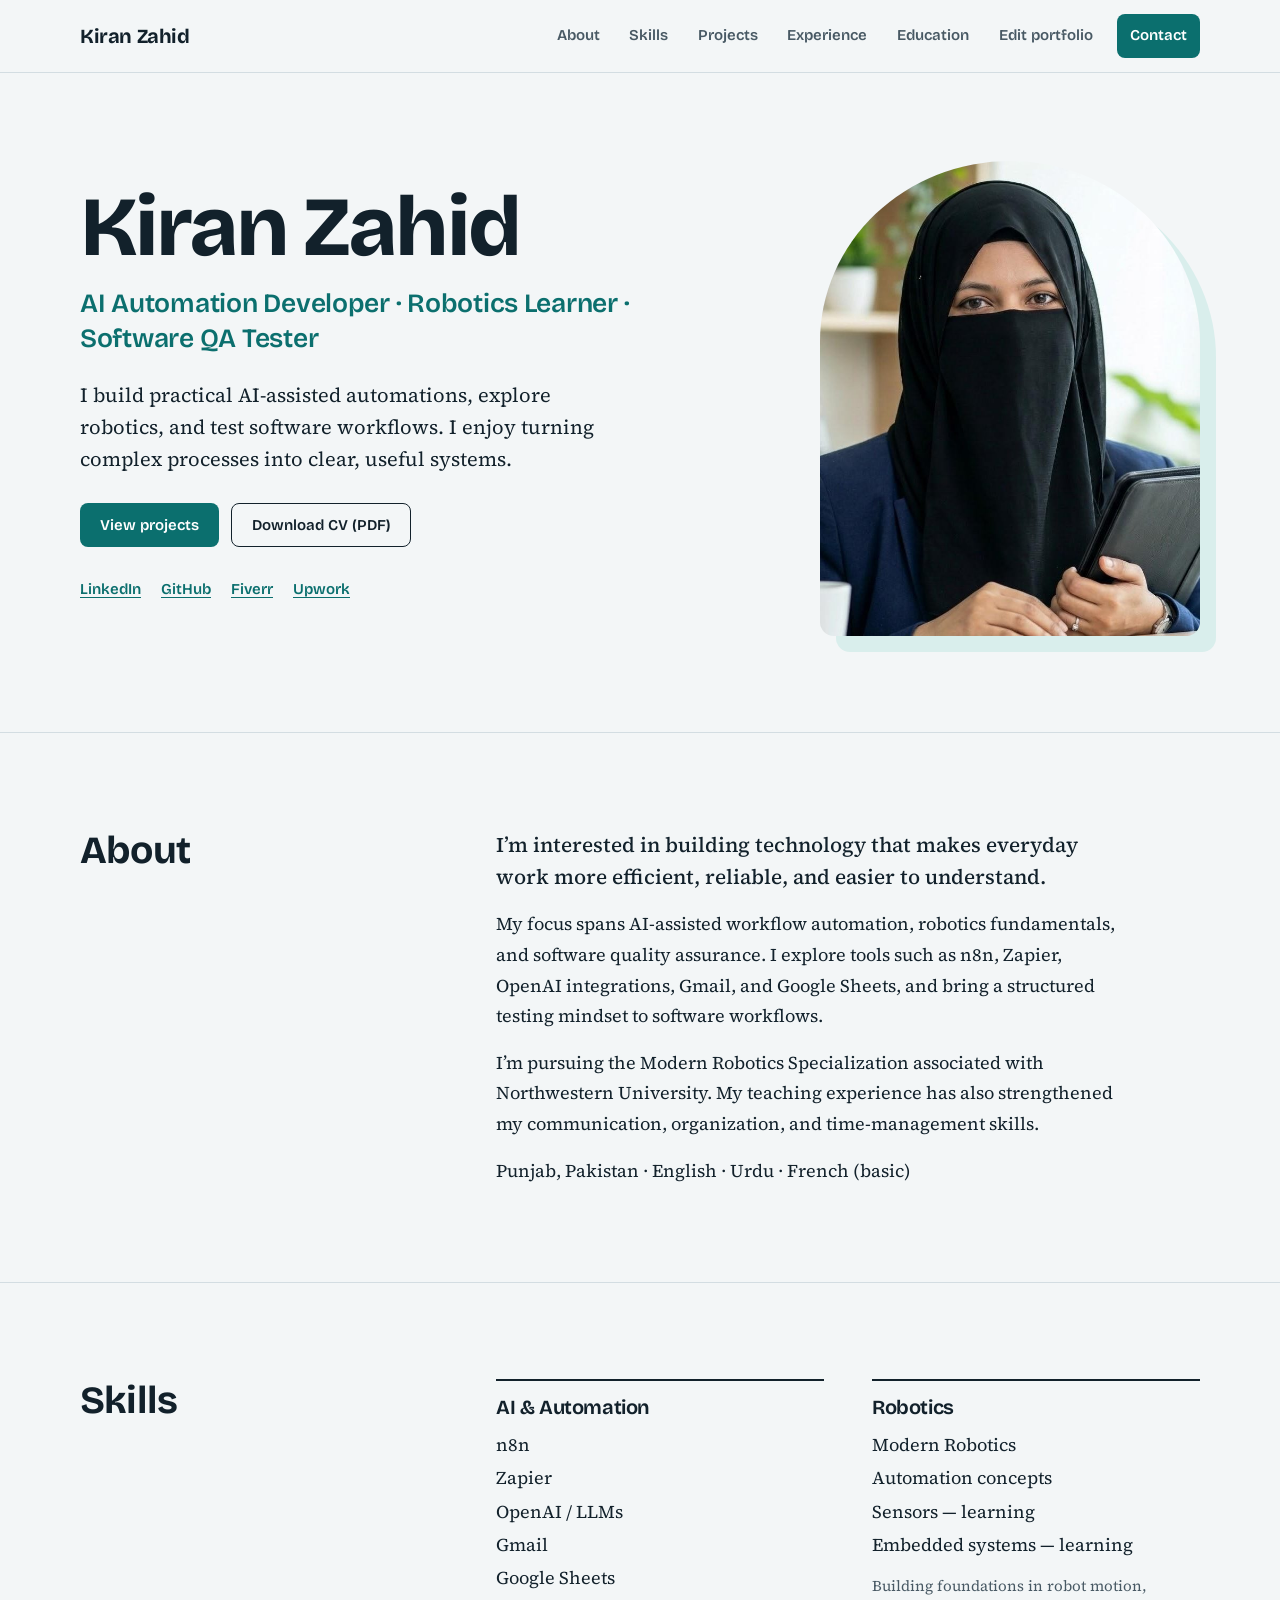
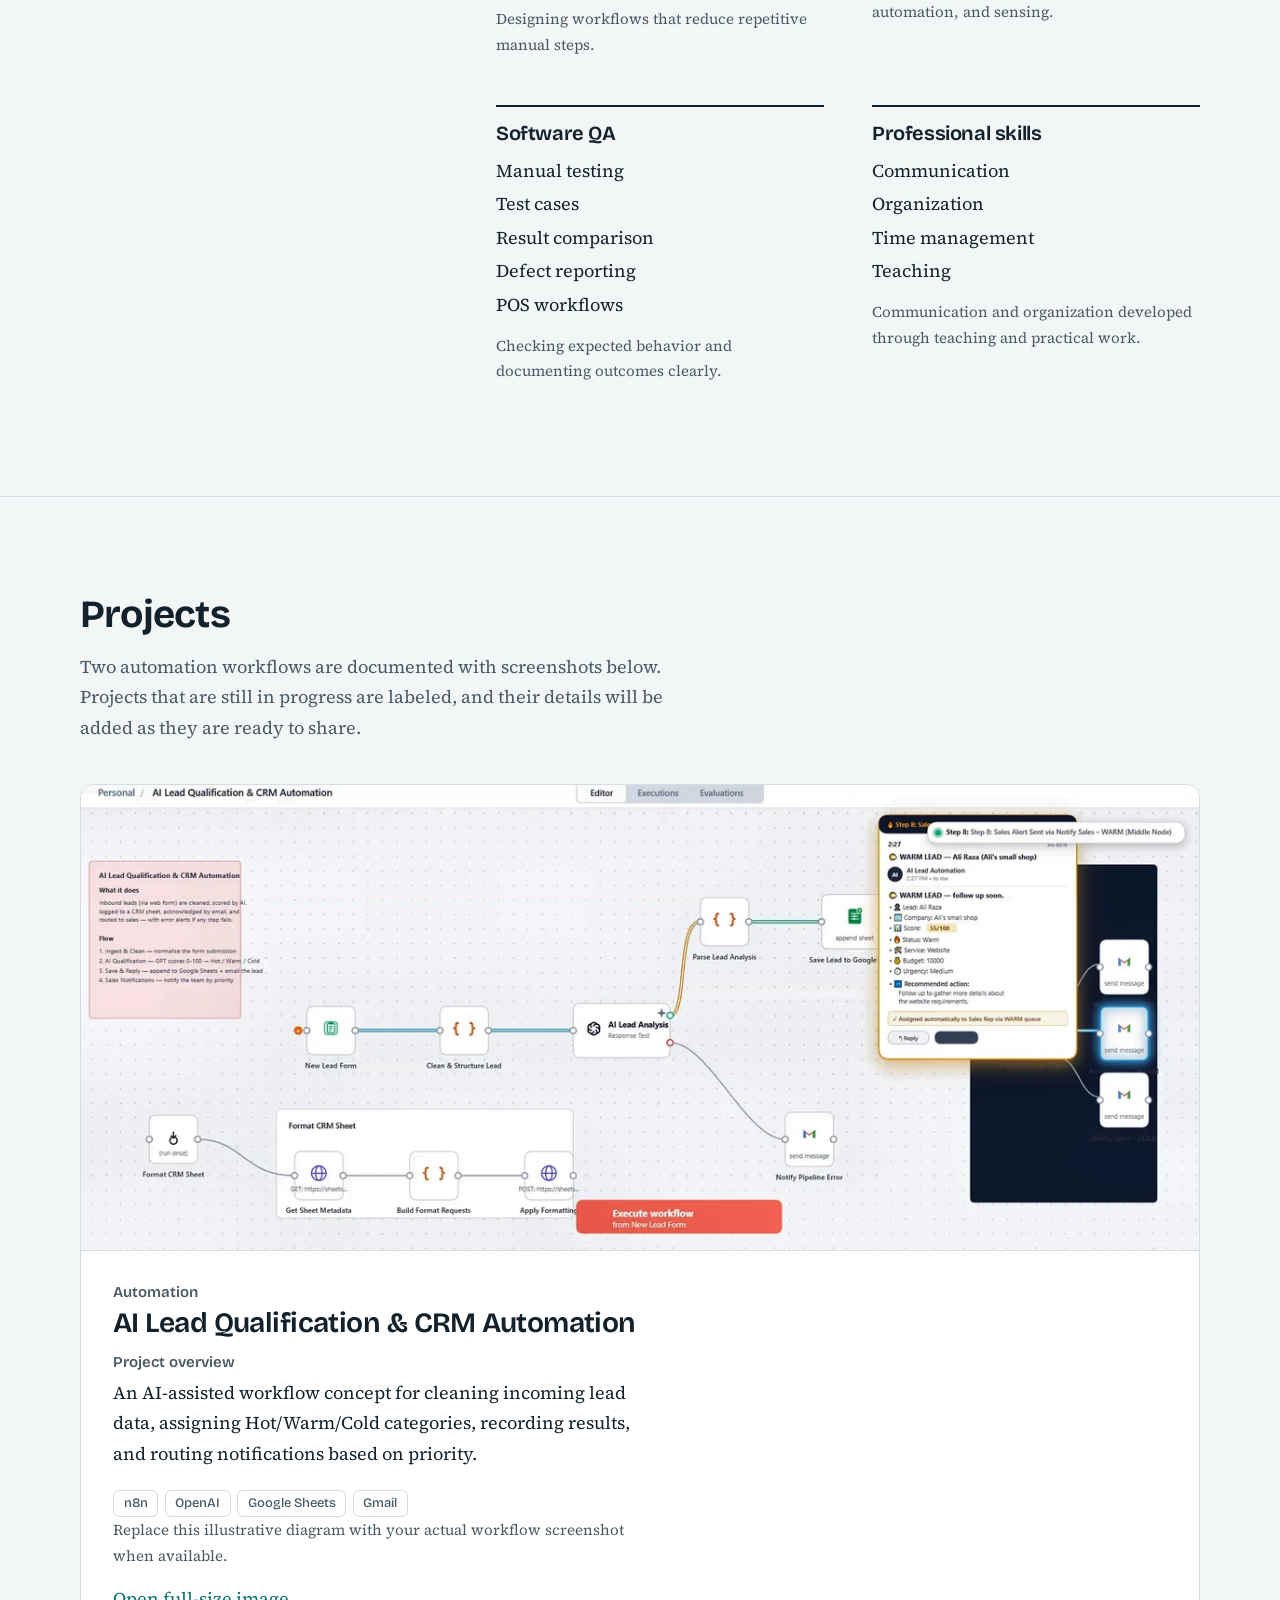
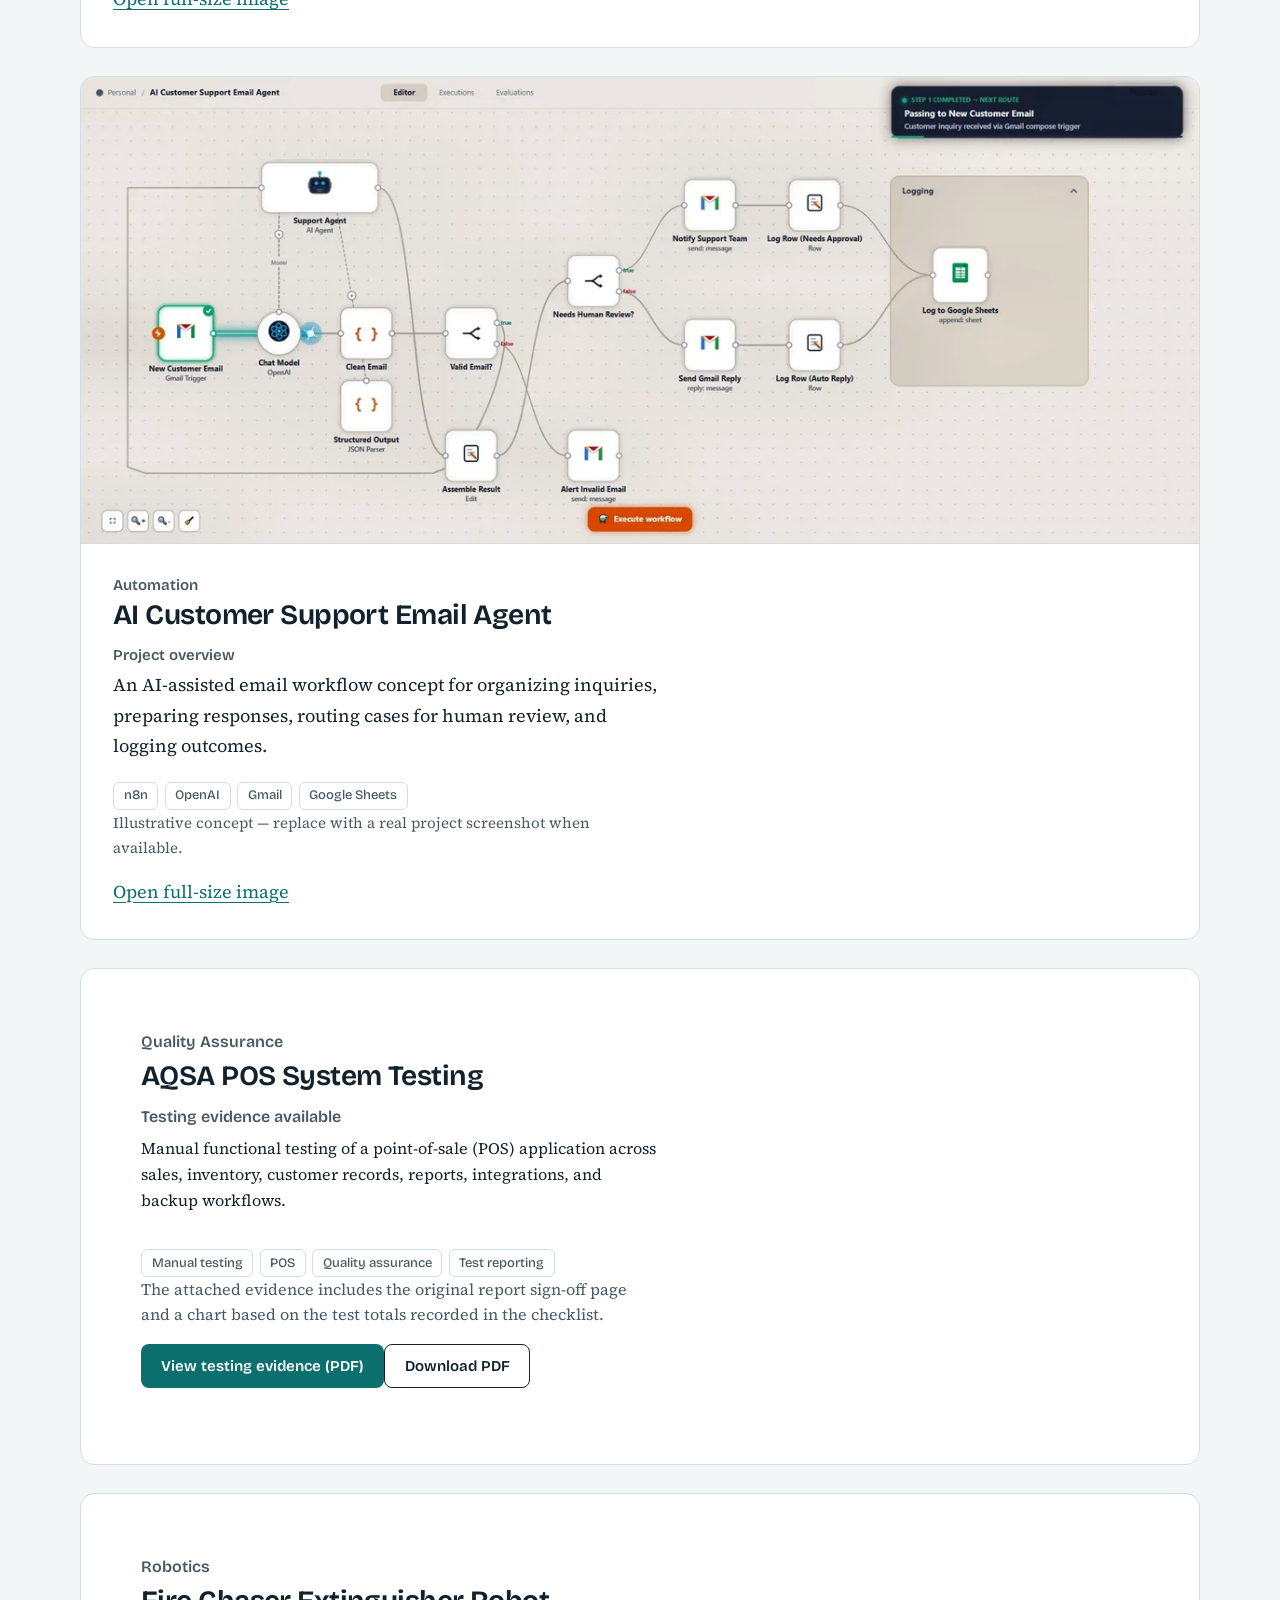
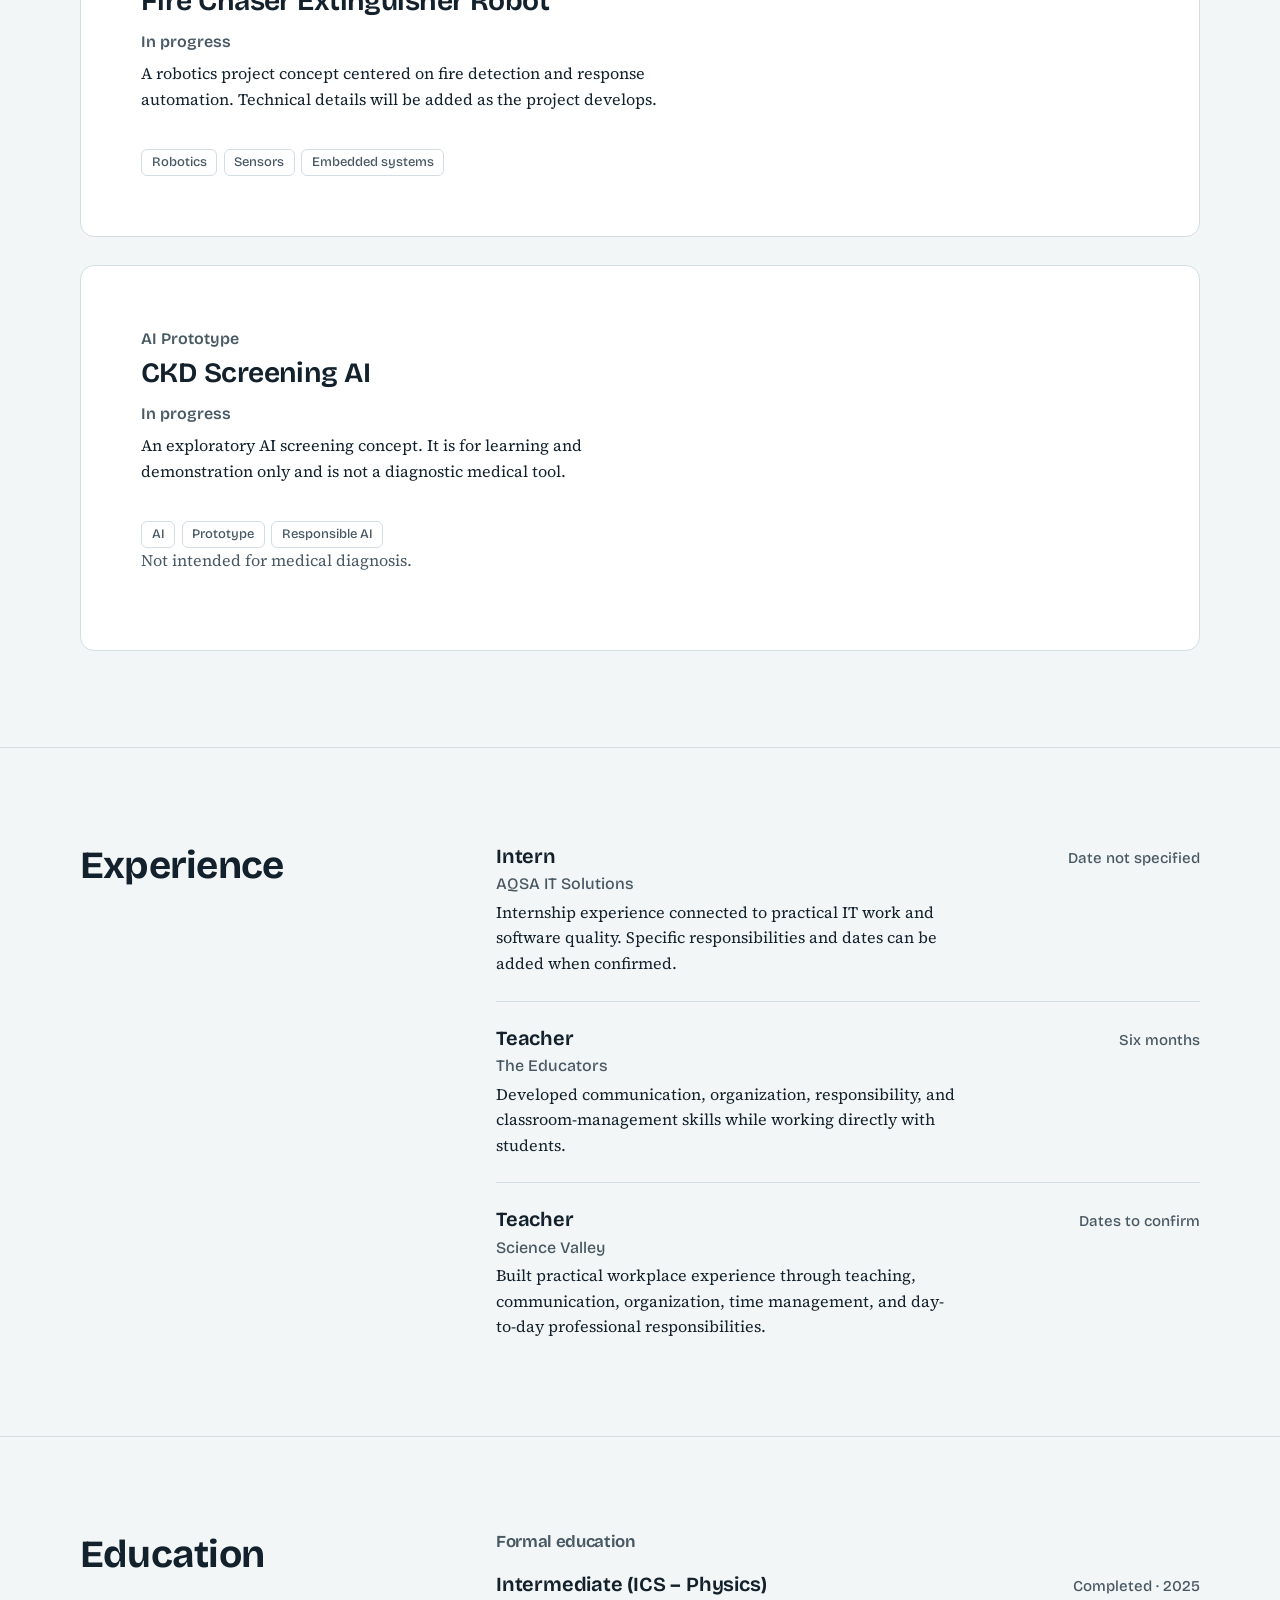
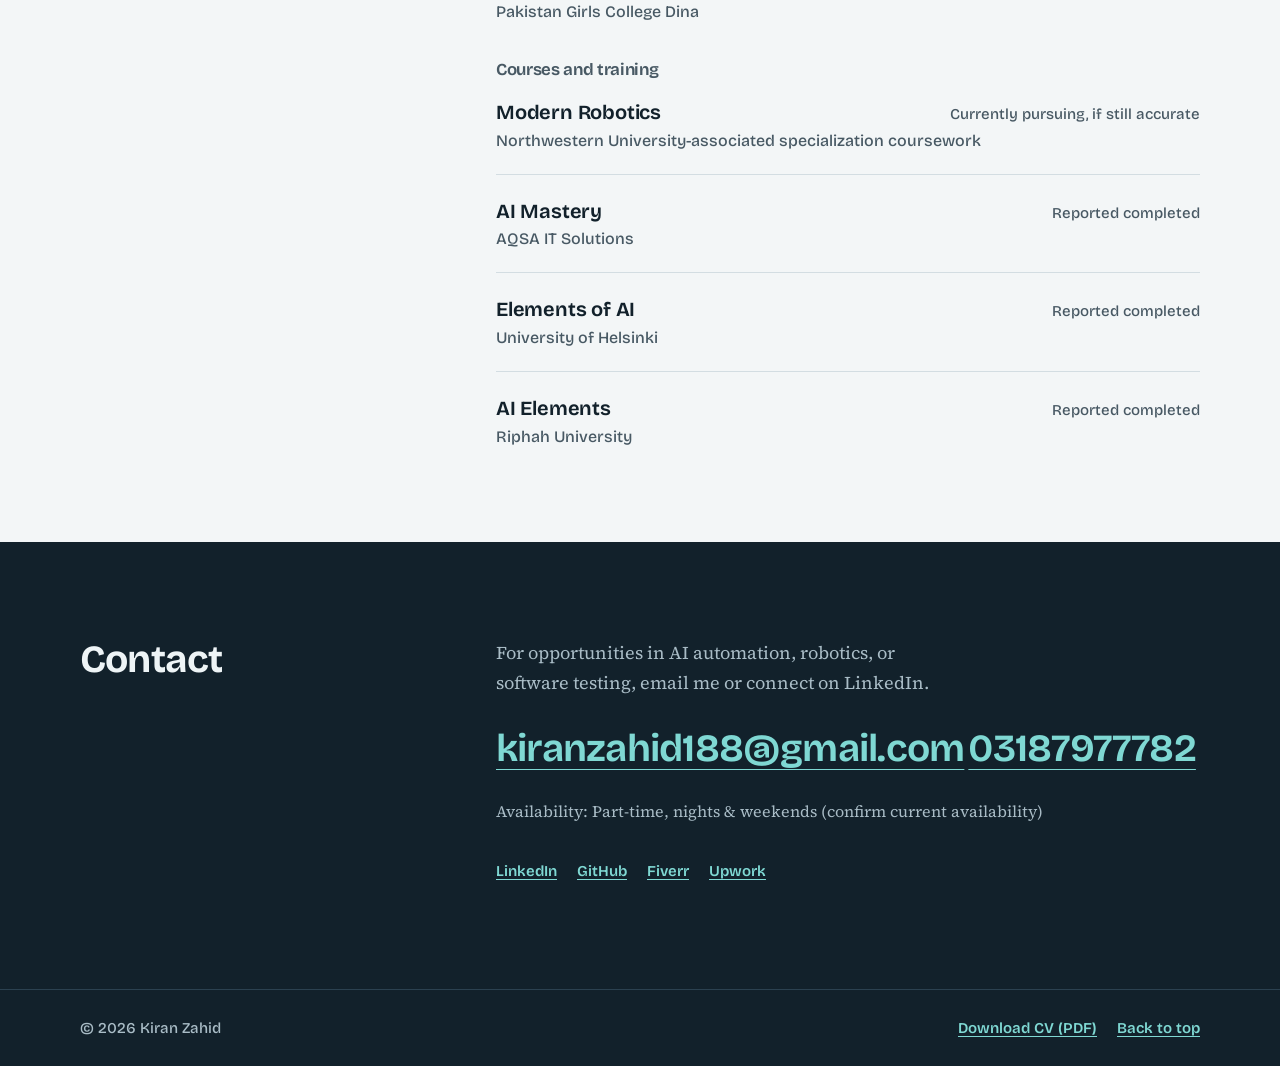
<file: Kiran-Zahid-Portfolio-Phone-Number-Added/index.html>
<!DOCTYPE html>
<html lang="en">
<head>
  <meta charset="utf-8">
  <meta name="viewport" content="width=device-width, initial-scale=1">
  <title>Kiran Zahid | AI &amp; Robotics Developer</title>
  <meta name="description" content="Portfolio of Kiran Zahid, an AI and robotics developer who builds AI-assisted automation workflows and has hands-on software testing experience.">
  <meta name="color-scheme" content="light dark">
  <meta name="theme-color" content="#f3f6f7" media="(prefers-color-scheme: light)">
  <meta name="theme-color" content="#0e1a21" media="(prefers-color-scheme: dark)">
  <link rel="canonical" href="https://nexus-kinematics.github.io/Kiranzahid_portfolio/">

  <meta property="og:type" content="website">
  <meta property="og:site_name" content="Kiran Zahid">
  <meta property="og:title" content="Kiran Zahid | AI &amp; Robotics Developer">
  <meta property="og:description" content="AI automation workflows, robotics studies, and software testing projects by Kiran Zahid.">
  <meta property="og:url" content="https://nexus-kinematics.github.io/Kiranzahid_portfolio/">
  <meta property="og:image" content="https://nexus-kinematics.github.io/Kiranzahid_portfolio/og-image.png">
  <meta property="og:image:width" content="1200">
  <meta property="og:image:height" content="630">
  <meta property="og:image:alt" content="Kiran Zahid, AI and Robotics Developer">
  <meta name="twitter:card" content="summary_large_image">

  <link rel="icon" href="favicon.svg" type="image/svg+xml">
  <link rel="apple-touch-icon" href="apple-touch-icon.png">
  <link rel="preload" href="fonts/bricolage-grotesque-latin-wght-normal.woff2" as="font" type="font/woff2" crossorigin>
  <link rel="stylesheet" href="style.css">
  <script>document.documentElement.classList.add('js');</script>
</head>
<body>
  <a class="skip-link" href="#main">Skip to main content</a>

  <header class="site-header">
    <div class="wrap site-header__inner">
      <a class="brand" href="#top">Kiran Zahid</a>
      <button class="nav-toggle" id="navToggle" type="button" aria-expanded="false" aria-controls="siteNav">Menu</button>
      <nav class="nav" id="siteNav" aria-label="Main">
        <ul class="nav__list">
          <li><a class="nav__link" href="#about">About</a></li>
          <li><a class="nav__link" href="#skills">Skills</a></li>
          <li><a class="nav__link" href="#projects">Projects</a></li>
          <li><a class="nav__link" href="#experience">Experience</a></li>
          <li><a class="nav__link" href="#education">Education</a></li>
          <li><a class="nav__link nav__link--button" href="admin/">Edit portfolio</a></li>
          <li><a class="nav__link nav__link--cta" href="#contact">Contact</a></li>
        </ul>
      </nav>
    </div>
  </header>

  <main id="main">
    <section class="hero" id="top" aria-labelledby="hero-title">
      <div class="wrap hero__grid">
        <div class="hero__text">
          <h1 id="hero-title">Kiran Zahid</h1>
          <p class="hero__role" data-edit="heroRole" data-label="Professional title" data-group="Profile and about">AI &amp; Robotics Developer</p>
          <p class="hero__intro" data-edit="heroIntro" data-label="Hero introduction" data-group="Profile and about">I build AI-assisted automation workflows, study robotics, and have hands-on experience testing point-of-sale software.</p>
          <div class="hero__actions">
            <a class="btn btn--primary" href="#projects">View projects</a>
            <a class="btn btn--secondary" id="heroCvLink" href="Kiran-Zahid-CV.pdf" download>Download CV (PDF)</a>
          </div>
          <ul class="link-list" aria-label="Profiles">
            <li><a href="https://www.linkedin.com/in/kiran-zahid-3a4a5a433" target="_blank" rel="noopener noreferrer">LinkedIn<span class="visually-hidden"> (opens in a new tab)</span></a></li>
            <li><a href="https://github.com/Nexus-Kinematics" target="_blank" rel="noopener noreferrer">GitHub<span class="visually-hidden"> (opens in a new tab)</span></a></li>
            <li><a href="https://www.fiverr.com/s/Vrrma2z" target="_blank" rel="noopener noreferrer">Fiverr<span class="visually-hidden"> (opens in a new tab)</span></a></li>
            <li><a href="https://www.upwork.com/freelancers/~01c463310230087cd5?mp_source=share" target="_blank" rel="noopener noreferrer">Upwork<span class="visually-hidden"> (opens in a new tab)</span></a></li>
          </ul>
        </div>
        <figure class="portrait">
          <img
            src="assets/kiran-profile.jpg"
            srcset="assets/kiran-profile-480.jpg 480w, assets/kiran-profile.jpg 716w"
            sizes="(max-width: 760px) 80vw, 380px"
            width="716" height="896"
            fetchpriority="high"
            alt="Kiran Zahid seated at a desk in a navy blazer and black hijab, holding a folder.">
        </figure>
      </div>
    </section>

    <section class="section" id="about" aria-labelledby="about-title">
      <div class="wrap section__grid">
        <h2 id="about-title">About</h2>
        <div class="prose">
          <p class="lead" data-edit="aboutLead" data-label="About headline" data-group="Profile and about">I build practical AI automations and I am studying robotics.</p>
          <p data-edit="aboutText1" data-label="About paragraph 1" data-group="Profile and about">My work centers on workflow automation. I connect tools such as Gmail, Google Sheets, and OpenAI models so that routine tasks, like qualifying sales leads and answering customer emails, need less manual effort.</p>
          <p data-edit="aboutText2" data-label="About paragraph 2" data-group="Profile and about">I am currently pursuing the Modern Robotics Specialization from Northwestern University. I also have hands-on software testing experience from the AQSA POS System project, and teaching experience that has strengthened my communication, organization, and time management.</p>
          <p data-edit="aboutText3" data-label="About paragraph 3" data-group="Profile and about">I am based in Punjab, Pakistan, and I speak English, Urdu, and some French.</p>
        </div>
      </div>
    </section>

    <section class="section" id="skills" aria-labelledby="skills-title">
      <div class="wrap section__grid">
        <h2 id="skills-title">Skills</h2>
        <div>
          <div class="skills">
            <div class="skills__group">
              <h3>Automation and AI</h3>
              <ul>
                <li>AI automation</li>
                <li>Workflow automation with n8n and Zapier</li>
                <li>AI tools and large language models (LLMs)</li>
                <li>Gmail, Google Sheets, and OpenAI integrations</li>
              </ul>
            </div>
            <div class="skills__group">
              <h3>Robotics</h3>
              <ul>
                <li>Robotics and automation fundamentals</li>
                <li>Sensors and embedded systems (project in progress)</li>
              </ul>
              <p class="skills__note">Currently studying the Modern Robotics Specialization.</p>
            </div>
            <div class="skills__group">
              <h3>Software testing</h3>
              <ul>
                <li>Manual functional testing</li>
                <li>Test-case execution</li>
                <li>Comparing expected and actual results</li>
                <li>Documenting test outcomes</li>
              </ul>
            </div>
            <div class="skills__group">
              <h3>Professional and languages</h3>
              <ul>
                <li>Communication and organization</li>
                <li>Time management</li>
                <li>English (fluent), Urdu (native), French (basic)</li>
              </ul>
            </div>
          </div>
        </div>
      </div>
    </section>

    <section class="section" id="projects" aria-labelledby="projects-title">
      <div class="wrap">
        <h2 id="projects-title">Projects</h2>
        <p class="section-intro">Two automation workflows are documented with screenshots below. Projects that are still in progress are labeled, and their details will be added as they are ready to share.</p>

        <article class="project" aria-labelledby="p-lead">
          <div class="project__shot">
            <img
              src="assets/lead-qualification-workflow-1200.webp"
              srcset="assets/lead-qualification-workflow-1200.webp 1200w, assets/lead-qualification-workflow.webp 1920w"
              sizes="(max-width: 1120px) 100vw, 1120px"
              width="1920" height="800" loading="lazy"
              alt="Workflow editor showing an AI lead qualification automation: a web form feeds lead cleaning, AI scoring, saving to Google Sheets, sales notifications by lead priority, and an error alert.">
          </div>
          <div class="project__body">
            <div>
              <p class="project__kind">Workflow automation</p>
              <h3 class="project__title" id="p-lead" data-edit="leadTitle" data-label="Lead qualification: title" data-group="Projects">AI Lead Qualification &amp; CRM Automation</h3>
              <p data-edit="leadDesc" data-label="Lead qualification: description" data-group="Projects">An automated workflow that takes inbound leads from a web form, cleans the data, and uses an AI model to score each lead from 0 to 100 as Hot, Warm, or Cold. Results are logged to a Google Sheets CRM, the lead receives an email acknowledgment, and the sales team is notified according to priority. An error alert is sent if a step fails.</p>
              <ul class="tags" aria-label="Technologies">
                <li>n8n</li>
                <li>OpenAI</li>
                <li>Google Sheets</li>
                <li>Gmail</li>
              </ul>
              <p class="project__zoom"><a href="assets/lead-qualification-workflow.webp" target="_blank" rel="noopener noreferrer">Open full-size screenshot<span class="visually-hidden"> (opens in a new tab)</span></a></p>

            </div>
            <div class="project__steps">
              <h4>How it works</h4>
              <ol class="flow" role="list">
                <li><strong>Ingest and clean.</strong> A new form submission is normalized.</li>
                <li><strong>Qualify with AI.</strong> A GPT model scores the lead and labels it Hot, Warm, or Cold.</li>
                <li><strong>Save and reply.</strong> The lead is added to Google Sheets and receives an email.</li>
                <li><strong>Notify sales.</strong> The team is alerted according to lead priority.</li>
              </ol>
            </div>
          </div>
        </article>

        <article class="project" aria-labelledby="p-support">
          <div class="project__shot">
            <img
              src="assets/customer-support-email-agent-1200.webp"
              srcset="assets/customer-support-email-agent-1200.webp 1200w, assets/customer-support-email-agent.webp 2048w"
              sizes="(max-width: 1120px) 100vw, 1120px"
              width="2048" height="853" loading="lazy"
              alt="Workflow editor showing an AI customer support email agent: a Gmail trigger, email cleaning and validation, an AI support agent, a human review check, Gmail replies or support team alerts, and Google Sheets logging.">
          </div>
          <div class="project__body">
            <div>
              <p class="project__kind">Workflow automation</p>
              <h3 class="project__title" id="p-support" data-edit="supportTitle" data-label="Support email agent: title" data-group="Projects">AI Customer Support Email Agent</h3>
              <p data-edit="supportDesc" data-label="Support email agent: description" data-group="Projects">An email-handling workflow that receives customer inquiries from Gmail, cleans and validates the content, and uses an AI support agent to prepare a response. Cases that need human review are sent to the support team, other cases receive an automatic reply, invalid emails trigger an alert, and every outcome is logged to Google Sheets.</p>
              <ul class="tags" aria-label="Technologies">
                <li>n8n</li>
                <li>OpenAI</li>
                <li>Gmail</li>
                <li>Google Sheets</li>
              </ul>
              <p class="project__zoom"><a href="assets/customer-support-email-agent.webp" target="_blank" rel="noopener noreferrer">Open full-size screenshot<span class="visually-hidden"> (opens in a new tab)</span></a></p>

            </div>
            <div class="project__steps">
              <h4>How it works</h4>
              <ol class="flow" role="list">
                <li><strong>Receive.</strong> A Gmail trigger picks up each new customer email.</li>
                <li><strong>Clean and validate.</strong> The email is structured and checked. Invalid emails raise an alert.</li>
                <li><strong>Draft with AI.</strong> A support agent prepares the result.</li>
                <li><strong>Route and log.</strong> The email goes to human review or receives an automatic reply, and the outcome is logged to Google Sheets.</li>
              </ol>
            </div>
          </div>
        </article>

        <div class="project-grid">
          <article class="project" aria-labelledby="p-pos">
            <span class="badge">Testing evidence available</span>
            <h3 id="p-pos" data-edit="posTitle" data-label="AQSA POS testing: title" data-group="Projects">AQSA POS System Testing</h3>
            <p data-edit="posDesc" data-label="AQSA POS testing: description" data-group="Projects">Manual functional testing of a point-of-sale (POS) application across sales, inventory, customer records, reports, integrations, and backup workflows.</p>
            <ul class="project__list">
              <li>Executed and documented test cases</li>
              <li>Compared expected and observed results</li>
              <li>Recorded defects, blocked checks, and limitations</li>
              <li>Summarized the recorded test outcomes in a visual chart</li>
            </ul>
            <p class="project__note">The attached evidence includes the original report sign-off page and a chart based on the test totals recorded in the checklist.</p>
            <p class="project__actions">
              <a class="btn btn--primary" href="assets/AQSA-POS-Testing-Evidence.pdf" target="_blank" rel="noopener noreferrer">View testing evidence (PDF)</a>
              <a class="btn btn--secondary" href="assets/AQSA-POS-Testing-Evidence.pdf" download>Download PDF</a>
            </p>
            <ul class="tags" aria-label="Focus areas">
              <li>Manual testing</li>
              <li>POS</li>
              <li>Quality assurance</li>
              <li>Test reporting</li>
            </ul>
          </article>

          <article class="project" aria-labelledby="p-ckd">
            <span class="badge">In progress</span>
            <h3 id="p-ckd" data-edit="ckdTitle" data-label="CKD Screening AI: title" data-group="Projects">CKD Screening AI</h3>
            <p data-edit="ckdDesc" data-label="CKD Screening AI: description" data-group="Projects">A demo exploring how AI can support screening and early risk assessment for chronic kidney disease (CKD). It is a demonstration project, not a medical or diagnostic tool.</p>
            <p class="project__note">Demo visuals and a write-up will be added when they are ready.</p>
            <ul class="tags" aria-label="Focus areas">
              <li>Artificial intelligence</li>
              <li>Healthcare</li>
              <li>Prototype</li>
            </ul>
          </article>

          <article class="project" aria-labelledby="p-fire">
            <span class="badge">In progress</span>
            <h3 id="p-fire" data-edit="fireTitle" data-label="Fire Chaser Robot: title" data-group="Projects">Fire Chaser Extinguisher Robot</h3>
            <p data-edit="fireDesc" data-label="Fire Chaser Robot: description" data-group="Projects">A robotics project built around a fire-detection and fire-response concept.</p>
            <p class="project__note">Technical details and build photos will be added as the project develops.</p>
            <ul class="tags" aria-label="Focus areas">
              <li>Robotics</li>
              <li>Sensors</li>
              <li>Embedded systems</li>
            </ul>
          </article>
        </div>
      </div>
    </section>

    <section class="section" id="experience" aria-labelledby="experience-title">
      <div class="wrap section__grid">
        <h2 id="experience-title">Experience</h2>
        <ul class="entries">
          <li class="entry">
            <div class="entry__head">
              <h3 class="entry__title">Intern</h3>
            </div>
            <p class="entry__org">AQSA IT Solutions</p>
            <p class="entry__text" data-edit="exp1Text" data-label="Intern, AQSA IT Solutions: description" data-group="Experience and education">Internship connected to practical IT work and software quality.</p>
          </li>
          <li class="entry">
            <div class="entry__head">
              <h3 class="entry__title">Teacher</h3>
              <p class="entry__when">6 months</p>
            </div>
            <p class="entry__org">The Educators</p>
            <p class="entry__text" data-edit="exp2Text" data-label="Teacher, The Educators: description" data-group="Experience and education">Developed professional communication, responsibility, organization, and classroom-management skills while working directly with students.</p>
          </li>
          <li class="entry">
            <div class="entry__head">
              <h3 class="entry__title">Teacher</h3>
              <p class="entry__when">October 2025 to 2026</p>
            </div>
            <p class="entry__org">Science Valley</p>
            <p class="entry__text" data-edit="exp3Text" data-label="Teacher, Science Valley: description" data-group="Experience and education">Built practical workplace experience through teaching, communication, organization, and time management, and handled day-to-day professional duties.</p>
          </li>
        </ul>
      </div>
    </section>

    <section class="section" id="education" aria-labelledby="education-title">
      <div class="wrap section__grid">
        <h2 id="education-title">Education</h2>
        <div>
          <h3 class="subhead">Formal education</h3>
          <ul class="entries">
            <li class="entry">
              <div class="entry__head">
                <h4 class="entry__title" data-edit="edu1Title" data-label="Education: qualification" data-group="Experience and education">Intermediate (ICS – Physics)</h4>
                <p class="entry__when">Completed 2025</p>
              </div>
              <p class="entry__org" data-edit="edu1Org" data-label="Education: institution" data-group="Experience and education">Pakistan Girls College Dina</p>
            </li>
          </ul>

          <h3 class="subhead">Courses and training</h3>
          <ul class="entries">
            <li class="entry">
              <div class="entry__head">
                <h4 class="entry__title">Modern Robotics Specialization</h4>
                <p class="entry__when entry__status--active" data-edit="course1Status" data-label="Modern Robotics: status" data-group="Experience and education">Currently pursuing</p>
              </div>
              <p class="entry__org">Northwestern University</p>
            </li>
            <li class="entry">
              <div class="entry__head">
                <h4 class="entry__title">AI Mastery</h4>
                <p class="entry__when">Completed</p>
              </div>
              <p class="entry__org">AQSA IT Solutions</p>
            </li>
            <li class="entry">
              <div class="entry__head">
                <h4 class="entry__title">Elements of AI</h4>
                <p class="entry__when">Completed</p>
              </div>
              <p class="entry__org">University of Helsinki</p>
            </li>
            <li class="entry">
              <div class="entry__head">
                <h4 class="entry__title">AI Elements</h4>
                <p class="entry__when">Completed</p>
              </div>
              <p class="entry__org">Riphah University</p>
            </li>
          </ul>
        </div>
      </div>
    </section>

    <section class="section" id="addedContent" aria-labelledby="added-title" hidden>
      <div class="wrap section__grid">
        <h2 id="added-title">More</h2>
        <div class="managed-list" id="publicManagedEntries"></div>
      </div>
    </section>

    <section class="section" id="certificates" aria-labelledby="certificates-title" hidden>
      <div class="wrap section__grid">
        <h2 id="certificates-title">Certificates</h2>
        <div class="entries" id="certificateList"></div>
      </div>
    </section>

    <section class="section" id="customContent" aria-labelledby="custom-title" hidden>
      <div class="wrap section__grid">
        <h2 id="custom-title">More</h2>
        <div class="entries" id="customList"></div>
      </div>
    </section>

    <section class="section contact" id="contact" aria-labelledby="contact-title">
      <div class="wrap section__grid">
        <h2 id="contact-title">Contact</h2>
        <div>
          <p class="contact__copy">For opportunities in AI automation, robotics, or software testing, email me or connect on LinkedIn.</p>
          <a class="contact__email" id="contactEmail" href="mailto:kiranzahid188@gmail.com">kiranzahid188@gmail.com</a>
          <a class="contact__email contact__phone" id="contactPhone" href="tel:03187977782" aria-label="Call 03187977782">03187977782</a>
          <p class="contact__meta" id="contactAvailability">Availability: part-time, night shifts, and weekends.</p>
          <ul class="link-list" aria-label="Profiles">
            <li><a href="https://www.linkedin.com/in/kiran-zahid-3a4a5a433" target="_blank" rel="noopener noreferrer">LinkedIn<span class="visually-hidden"> (opens in a new tab)</span></a></li>
            <li><a href="https://github.com/Nexus-Kinematics" target="_blank" rel="noopener noreferrer">GitHub<span class="visually-hidden"> (opens in a new tab)</span></a></li>
            <li><a href="https://www.fiverr.com/s/Vrrma2z" target="_blank" rel="noopener noreferrer">Fiverr<span class="visually-hidden"> (opens in a new tab)</span></a></li>
            <li><a href="https://www.upwork.com/freelancers/~01c463310230087cd5?mp_source=share" target="_blank" rel="noopener noreferrer">Upwork<span class="visually-hidden"> (opens in a new tab)</span></a></li>
          </ul>
        </div>
      </div>
    </section>
  </main>


  <footer class="site-footer">
    <div class="wrap site-footer__inner">
      <p>&copy; <span id="year">2026</span> Kiran Zahid</p>
      <ul class="link-list" aria-label="Footer">
        <li><a href="Kiran-Zahid-CV.pdf" download>Download CV (PDF)</a></li>
        <li><a href="#top">Back to top</a></li>
      </ul>
    </div>
  </footer>

  <script src="script.js" defer></script>
</body>
</html>
</file>
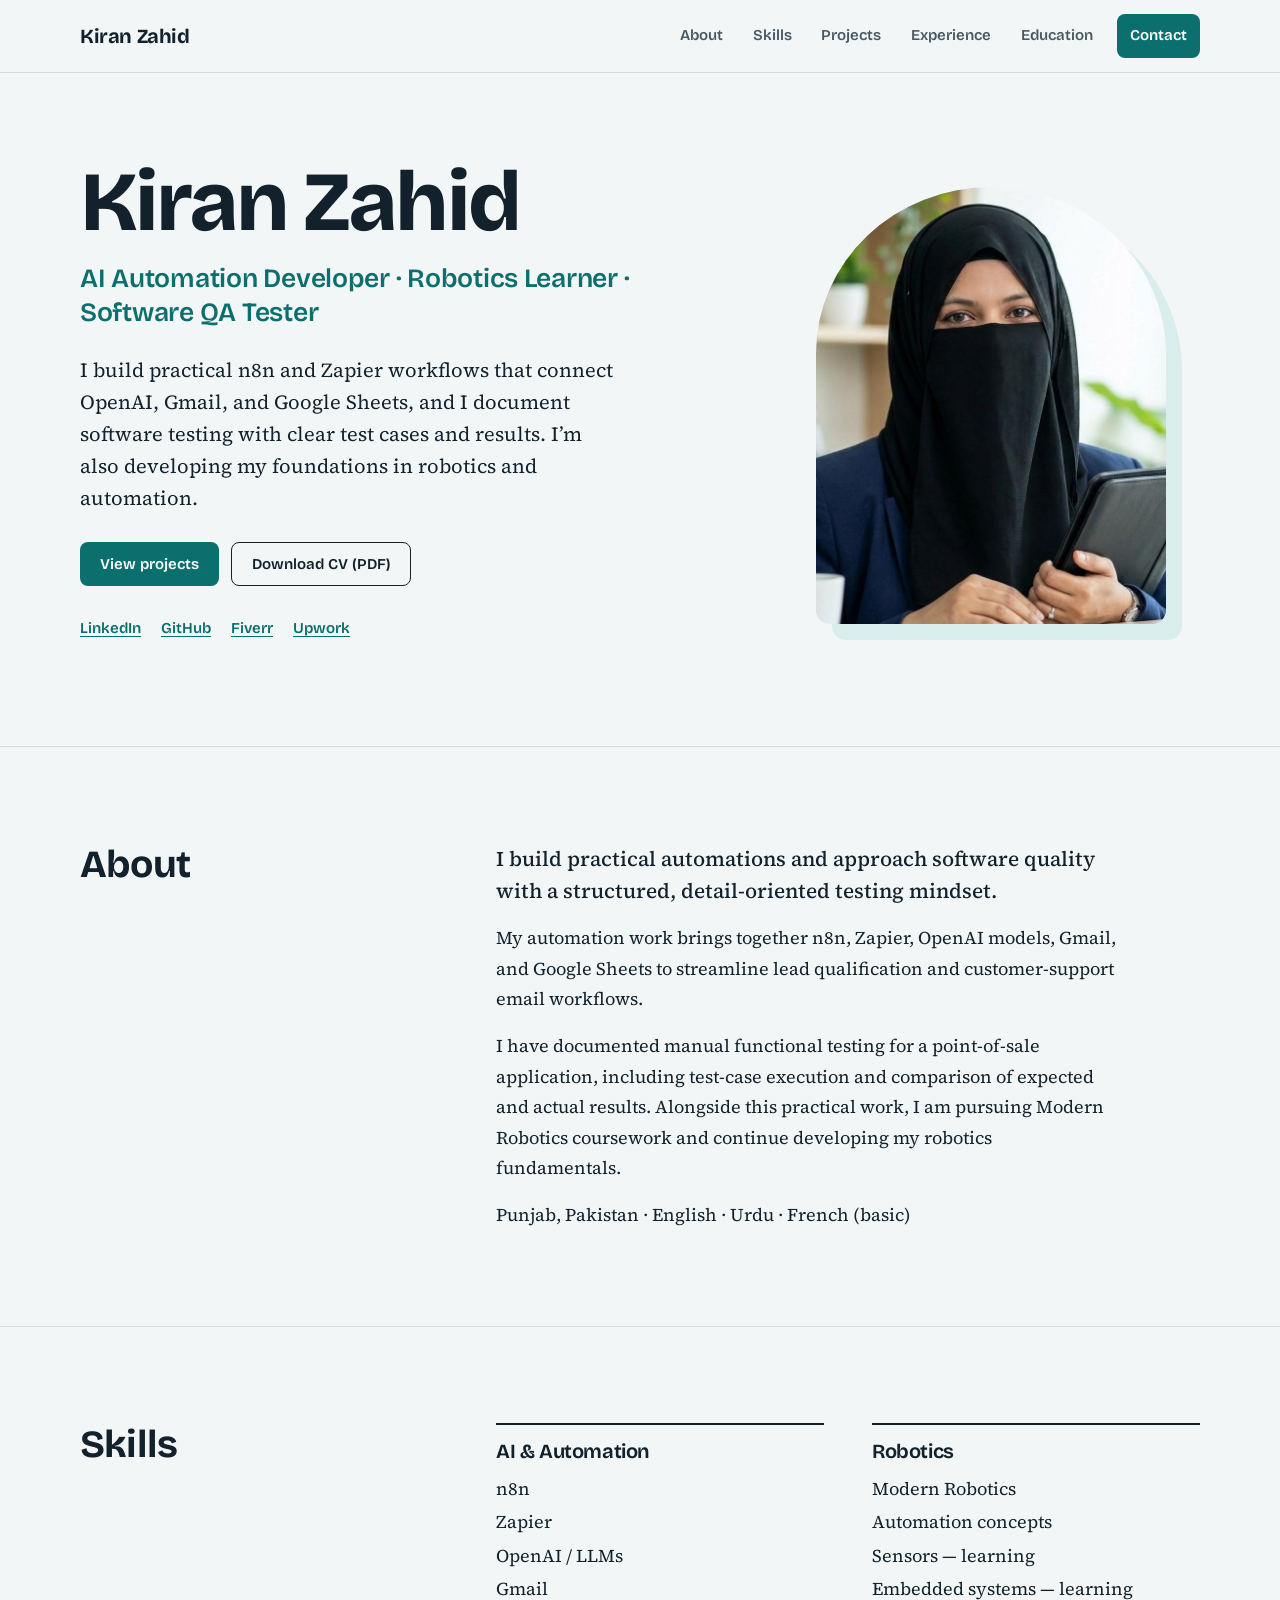
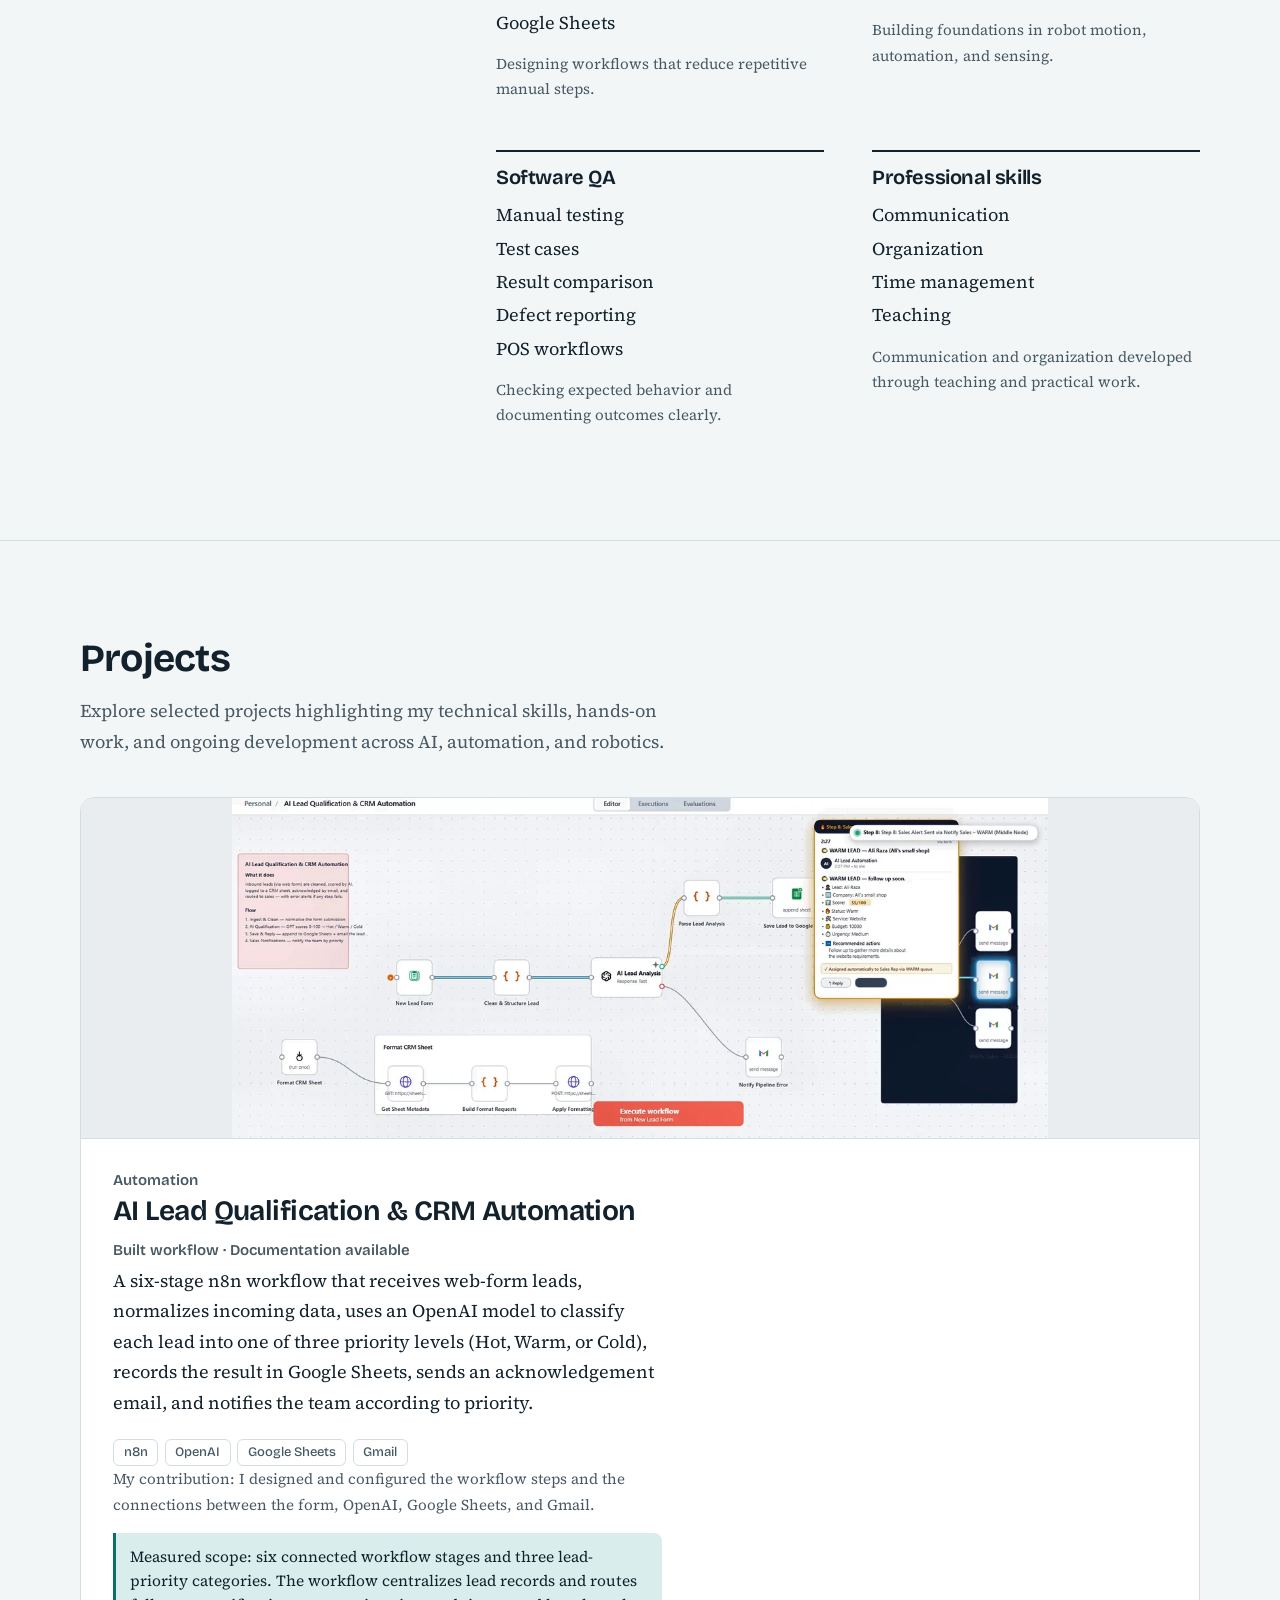
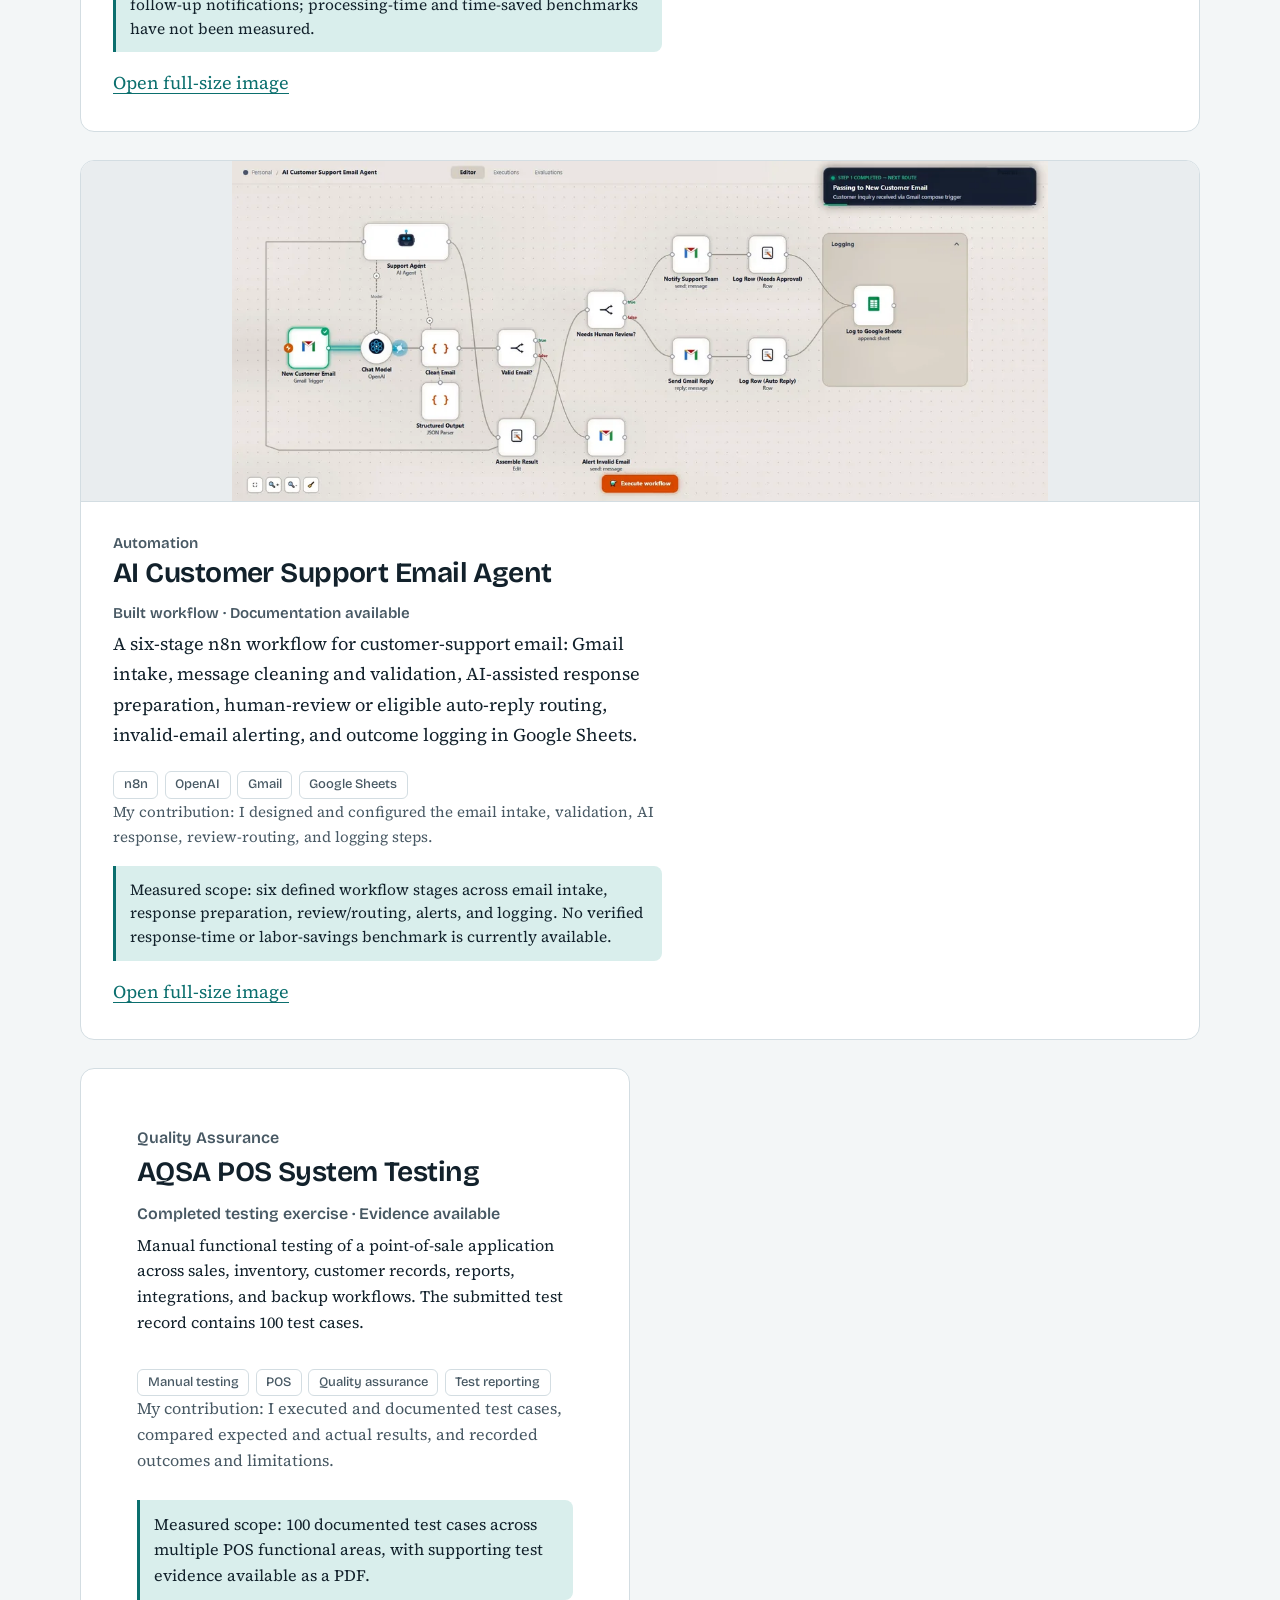
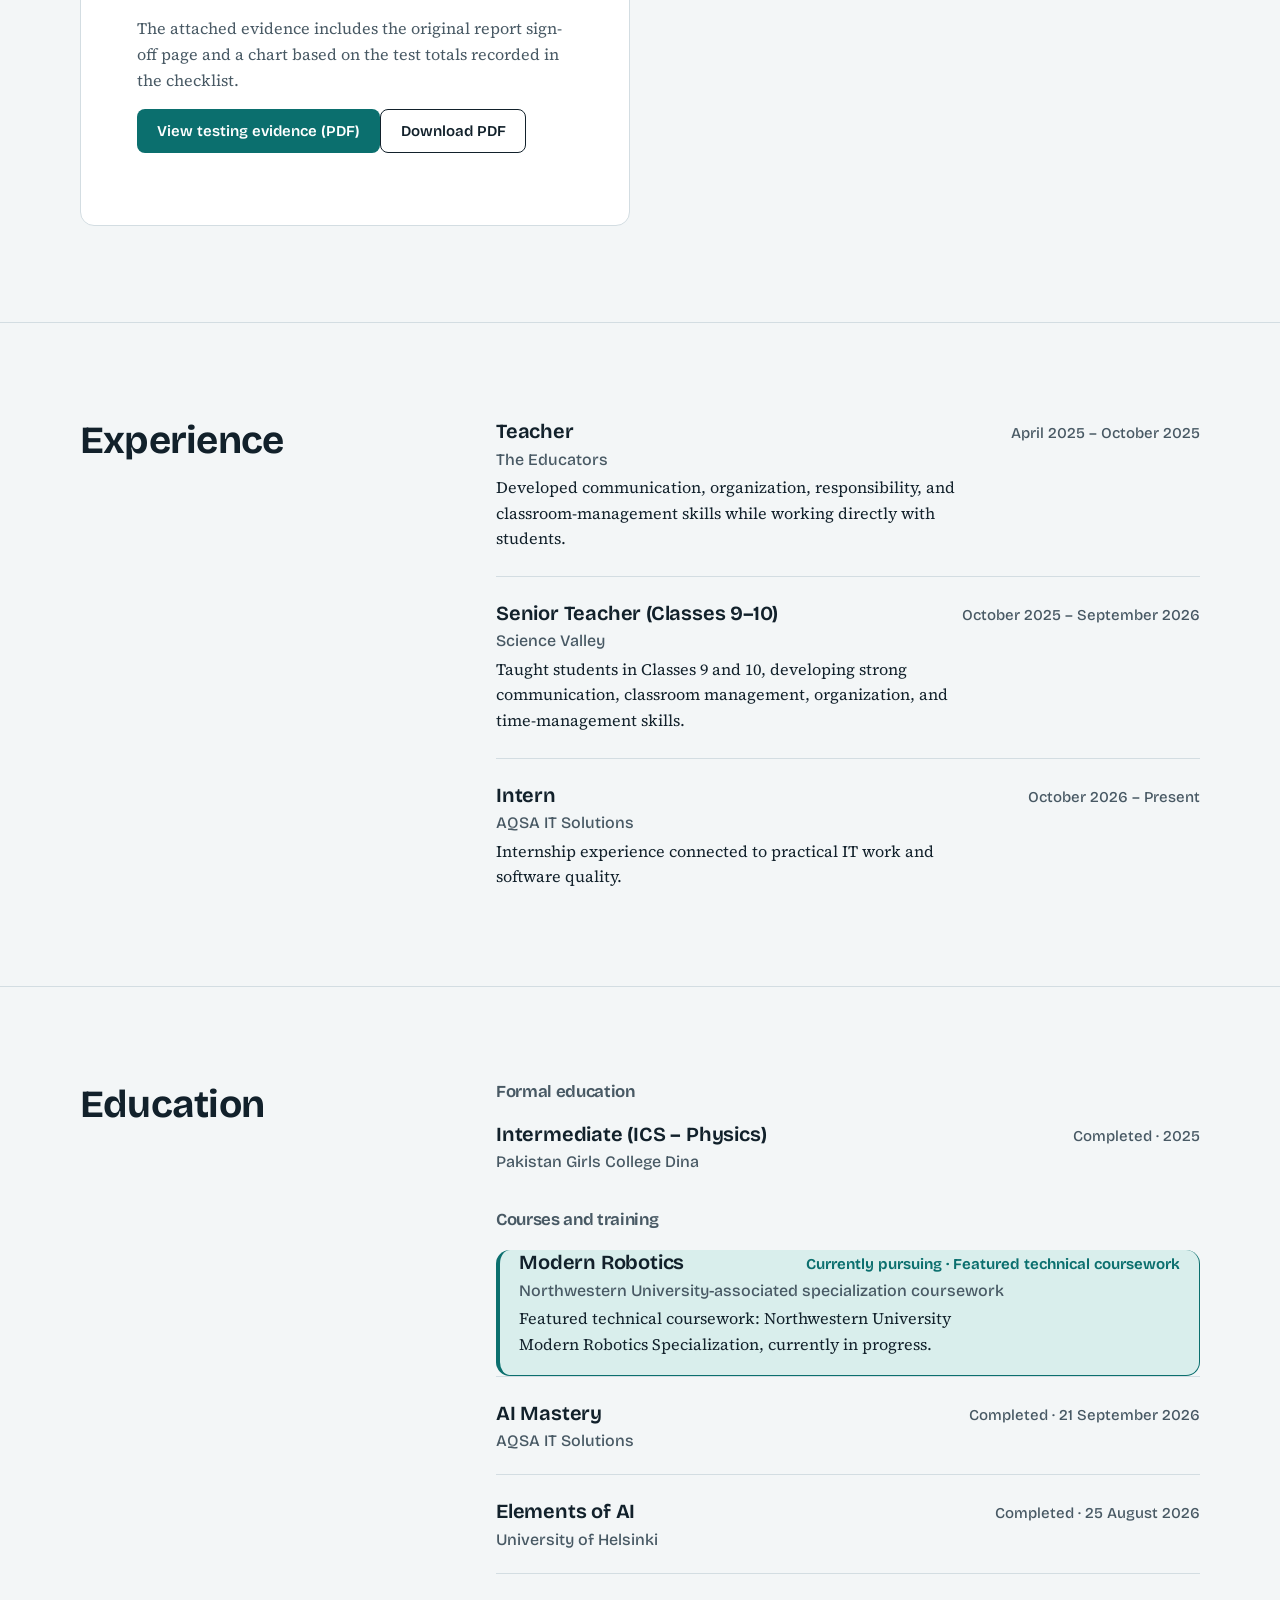
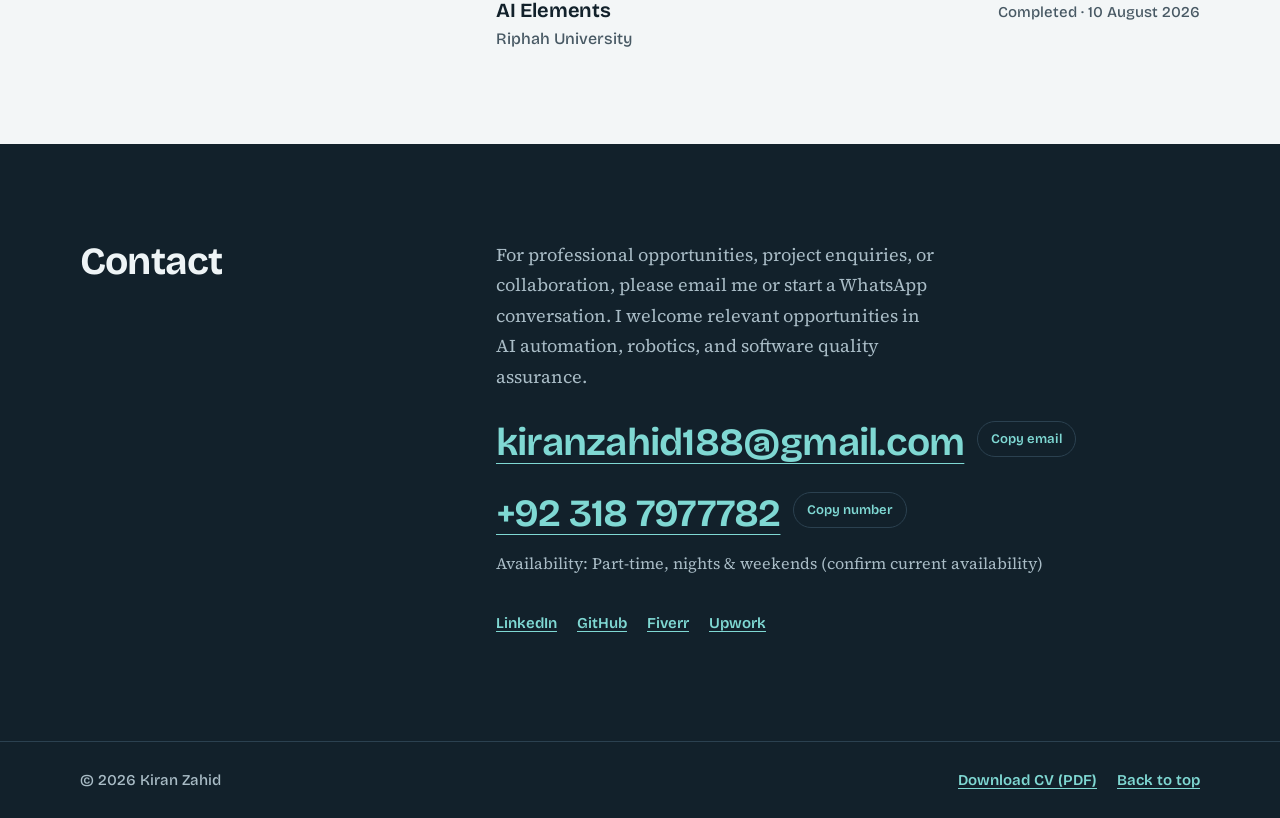
<file: Kiran-Zahid-Portfolio-Project-Evidence-Update/index.html>
<!DOCTYPE html>
<html lang="en">
<head>
  <meta charset="utf-8">
  <meta name="viewport" content="width=device-width, initial-scale=1">
  <title>Kiran Zahid — AI Automation · Robotics · Software QA</title>
  <meta name="description" content="Kiran Zahid’s portfolio: practical AI workflow automation, robotics learning, and documented software quality assurance work.">
  <meta name="color-scheme" content="light dark">
  <meta name="theme-color" content="#f3f6f7" media="(prefers-color-scheme: light)">
  <meta name="theme-color" content="#0e1a21" media="(prefers-color-scheme: dark)">
  <link rel="canonical" href="https://nexus-kinematics.github.io/Kiranzahid_portfolio/">

  <meta property="og:type" content="website">
  <meta property="og:site_name" content="Kiran Zahid">
  <meta property="og:title" content="Kiran Zahid — AI Automation · Robotics · Software QA">
  <meta property="og:description" content="Practical AI workflow automation, robotics learning, and software testing projects by Kiran Zahid.">
  <meta property="og:url" content="https://nexus-kinematics.github.io/Kiranzahid_portfolio/">
  <meta property="og:image" content="https://nexus-kinematics.github.io/Kiranzahid_portfolio/og-image.png">
  <meta property="og:image:width" content="1200">
  <meta property="og:image:height" content="630">
  <meta property="og:image:alt" content="Kiran Zahid, AI Automation Developer">
  <meta name="twitter:card" content="summary_large_image">

  <link rel="icon" href="favicon.svg" type="image/svg+xml">
  <link rel="apple-touch-icon" href="apple-touch-icon.png">
  <link rel="preload" href="fonts/bricolage-grotesque-latin-wght-normal.woff2" as="font" type="font/woff2" crossorigin>
  <link rel="stylesheet" href="style.css">
  <script>document.documentElement.classList.add('js');</script>
</head>
<body>
  <a class="skip-link" href="#main">Skip to main content</a>

  <header class="site-header">
    <div class="wrap site-header__inner">
      <a class="brand" href="#top">Kiran Zahid</a>
      <button class="nav-toggle" id="navToggle" type="button" aria-expanded="false" aria-controls="siteNav">Menu</button>
      <nav class="nav" id="siteNav" aria-label="Main">
        <ul class="nav__list">
          <li><a class="nav__link" href="#about">About</a></li>
          <li><a class="nav__link" href="#skills">Skills</a></li>
          <li><a class="nav__link" href="#projects">Projects</a></li>
          <li><a class="nav__link" href="#experience">Experience</a></li>
          <li><a class="nav__link" href="#education">Education</a></li>
          <li><a class="nav__link nav__link--cta" href="#contact">Contact</a></li>
        </ul>
      </nav>
    </div>
  </header>

  <main id="main">
    <section class="hero" id="top" aria-labelledby="hero-title">
      <div class="wrap hero__grid">
        <div class="hero__text">
          <h1 id="hero-title">Kiran Zahid</h1>
          <p class="hero__role" data-edit="heroRole" data-label="Professional title" data-group="Profile and about">AI Automation Developer · Robotics Learner · Software QA Tester</p>
          <p class="hero__intro" data-edit="heroIntro" data-label="Hero introduction" data-group="Profile and about">I build practical n8n and Zapier workflows that connect OpenAI, Gmail, and Google Sheets, and I document software testing with clear test cases and results. I’m also developing my foundations in robotics and automation.</p>
          <div class="hero__actions">
            <a class="btn btn--primary" href="#projects">View projects</a>
            <a class="btn btn--secondary" id="heroCvLink" href="Kiran-Zahid-CV.pdf" download>Download CV (PDF)</a>
          </div>
          <ul class="link-list" aria-label="Profiles">
            <li><a href="https://www.linkedin.com/in/kiran-zahid-3a4a5a433" target="_blank" rel="noopener noreferrer">LinkedIn<span class="visually-hidden"> (opens in a new tab)</span></a></li>
            <li><a href="https://github.com/Nexus-Kinematics" target="_blank" rel="noopener noreferrer">GitHub<span class="visually-hidden"> (opens in a new tab)</span></a></li>
            <li><a href="https://www.fiverr.com/s/Vrrma2z" target="_blank" rel="noopener noreferrer">Fiverr<span class="visually-hidden"> (opens in a new tab)</span></a></li>
            <li><a href="https://www.upwork.com/freelancers/~01c463310230087cd5?mp_source=share" target="_blank" rel="noopener noreferrer">Upwork<span class="visually-hidden"> (opens in a new tab)</span></a></li>
          </ul>
        </div>
        <figure class="portrait">
          <img
            src="assets/kiran-profile.jpg"
            srcset="assets/kiran-profile-480.jpg 480w, assets/kiran-profile.jpg 716w"
            sizes="(max-width: 760px) 80vw, 380px"
            width="716" height="896"
            fetchpriority="high"
            alt="Kiran Zahid seated at a desk in a navy blazer and black hijab, holding a folder.">
        </figure>
      </div>
    </section>

    <section class="section" id="about" aria-labelledby="about-title">
      <div class="wrap section__grid">
        <h2 id="about-title">About</h2>
        <div class="prose">
          <p class="lead" data-edit="aboutLead" data-label="About headline" data-group="Profile and about">I build practical automations and approach software quality with a structured, detail-oriented testing mindset.</p>
          <p data-edit="aboutText1" data-label="About paragraph 1" data-group="Profile and about">My automation work brings together n8n, Zapier, OpenAI models, Gmail, and Google Sheets to streamline lead qualification and customer-support email workflows.</p>
          <p data-edit="aboutText2" data-label="About paragraph 2" data-group="Profile and about">I have documented manual functional testing for a point-of-sale application, including test-case execution and comparison of expected and actual results. Alongside this practical work, I am pursuing Modern Robotics coursework and continue developing my robotics fundamentals.</p>
          <p data-edit="aboutText3" data-label="About paragraph 3" data-group="Profile and about">I am based in Punjab, Pakistan, and I speak English, Urdu, and some French.</p>
        </div>
      </div>
    </section>

    <section class="section" id="skills" aria-labelledby="skills-title">
      <div class="wrap section__grid">
        <h2 id="skills-title">Skills</h2>
        <div>
          <div class="skills">
            <div class="skills__group">
              <h3>Automation and AI</h3>
              <ul>
                <li>AI automation</li>
                <li>Workflow automation with n8n and Zapier</li>
                <li>AI tools and large language models (LLMs)</li>
                <li>Gmail, Google Sheets, and OpenAI integrations</li>
              </ul>
            </div>
            <div class="skills__group">
              <h3>Robotics</h3>
              <ul>
                <li>Robotics and automation fundamentals</li>
                <li>Sensors and embedded systems (project in progress)</li>
              </ul>
              <p class="skills__note">Currently studying the Modern Robotics Specialization.</p>
            </div>
            <div class="skills__group">
              <h3>Software testing</h3>
              <ul>
                <li>Manual functional testing</li>
                <li>Test-case execution</li>
                <li>Comparing expected and actual results</li>
                <li>Documenting test outcomes</li>
              </ul>
            </div>
            <div class="skills__group">
              <h3>Professional and languages</h3>
              <ul>
                <li>Communication and organization</li>
                <li>Time management</li>
                <li>English (fluent), Urdu (native), French (basic)</li>
              </ul>
            </div>
          </div>
        </div>
      </div>
    </section>

    <section class="section" id="projects" aria-labelledby="projects-title">
      <div class="wrap">
        <h2 id="projects-title">Projects</h2>
        <p class="section-intro">Explore selected projects highlighting my technical skills, hands-on work, and ongoing development across AI, automation, and robotics.</p>

        <article class="project" aria-labelledby="p-lead">
          <div class="project__shot">
            <img
              src="assets/lead-qualification-workflow-1200.webp"
              srcset="assets/lead-qualification-workflow-1200.webp 1200w, assets/lead-qualification-workflow.webp 1920w"
              sizes="(max-width: 1120px) 100vw, 1120px"
              width="1920" height="800" loading="lazy"
              alt="Workflow editor showing an AI lead qualification automation: a web form feeds lead cleaning, AI scoring, saving to Google Sheets, sales notifications by lead priority, and an error alert.">
          </div>
          <div class="project__body">
            <div>
              <p class="project__kind">Workflow automation · Built and documented</p>
              <h3 class="project__title" id="p-lead" data-edit="leadTitle" data-label="Lead qualification: title" data-group="Projects">AI Lead Qualification &amp; CRM Automation</h3>
              <p data-edit="leadDesc" data-label="Lead qualification: description" data-group="Projects">A six-stage n8n workflow that receives web-form leads, normalizes incoming data, uses an OpenAI model to classify each lead into one of three priority levels (Hot, Warm, or Cold), records the result in Google Sheets, sends an acknowledgement email, and notifies the team according to priority.</p>
              <p class="project__note"><strong>My contribution:</strong> I designed and configured the workflow steps and the connections between the form, OpenAI, Google Sheets, and Gmail.</p><p class="project__outcome"><strong>Outcome:</strong> Measured scope: six connected workflow stages and three lead-priority categories. The workflow centralizes lead records and routes follow-up notifications; processing-time and time-saved benchmarks have not been measured.</p>
              <ul class="tags" aria-label="Technologies">
                <li>n8n</li>
                <li>OpenAI</li>
                <li>Google Sheets</li>
                <li>Gmail</li>
              </ul>
              <p class="project__zoom"><a href="assets/lead-qualification-workflow.webp" target="_blank" rel="noopener noreferrer">Open full-size screenshot<span class="visually-hidden"> (opens in a new tab)</span></a></p>

            </div>
            <div class="project__steps">
              <h4>How it works</h4>
              <ol class="flow" role="list">
                <li><strong>Ingest and clean.</strong> A new form submission is normalized.</li>
                <li><strong>Qualify with AI.</strong> A GPT model scores the lead and labels it Hot, Warm, or Cold.</li>
                <li><strong>Save and reply.</strong> The lead is added to Google Sheets and receives an email.</li>
                <li><strong>Notify sales.</strong> The team is alerted according to lead priority.</li>
              </ol>
            </div>
          </div>
        </article>

        <article class="project" aria-labelledby="p-support">
          <div class="project__shot">
            <img
              src="assets/customer-support-email-agent-1200.webp"
              srcset="assets/customer-support-email-agent-1200.webp 1200w, assets/customer-support-email-agent.webp 2048w"
              sizes="(max-width: 1120px) 100vw, 1120px"
              width="2048" height="853" loading="lazy"
              alt="Workflow editor showing an AI customer support email agent: a Gmail trigger, email cleaning and validation, an AI support agent, a human review check, Gmail replies or support team alerts, and Google Sheets logging.">
          </div>
          <div class="project__body">
            <div>
              <p class="project__kind">Workflow automation · Built and documented</p>
              <h3 class="project__title" id="p-support" data-edit="supportTitle" data-label="Support email agent: title" data-group="Projects">AI Customer Support Email Agent</h3>
              <p data-edit="supportDesc" data-label="Support email agent: description" data-group="Projects">A six-stage n8n workflow for customer-support email: Gmail intake, message cleaning and validation, AI-assisted response preparation, human-review or eligible auto-reply routing, invalid-email alerting, and outcome logging in Google Sheets.</p>
              <p class="project__note"><strong>My contribution:</strong> I designed and configured the email intake, validation, AI response, review-routing, and logging steps.</p><p class="project__outcome"><strong>Outcome:</strong> Measured scope: six defined workflow stages across email intake, response preparation, review/routing, alerts, and logging. No verified response-time or labor-savings benchmark is currently available.</p>
              <ul class="tags" aria-label="Technologies">
                <li>n8n</li>
                <li>OpenAI</li>
                <li>Gmail</li>
                <li>Google Sheets</li>
              </ul>
              <p class="project__zoom"><a href="assets/customer-support-email-agent.webp" target="_blank" rel="noopener noreferrer">Open full-size screenshot<span class="visually-hidden"> (opens in a new tab)</span></a></p>

            </div>
            <div class="project__steps">
              <h4>How it works</h4>
              <ol class="flow" role="list">
                <li><strong>Receive.</strong> A Gmail trigger picks up each new customer email.</li>
                <li><strong>Clean and validate.</strong> The email is structured and checked. Invalid emails raise an alert.</li>
                <li><strong>Draft with AI.</strong> A support agent prepares the result.</li>
                <li><strong>Route and log.</strong> The email goes to human review or receives an automatic reply, and the outcome is logged to Google Sheets.</li>
              </ol>
            </div>
          </div>
        </article>

        <div class="project-grid">
          <article class="project" aria-labelledby="p-pos">
            <span class="badge">Completed testing exercise · Evidence available</span>
            <h3 id="p-pos" data-edit="posTitle" data-label="AQSA POS testing: title" data-group="Projects">AQSA POS System Testing</h3>
            <p data-edit="posDesc" data-label="AQSA POS testing: description" data-group="Projects">Manual functional testing of a point-of-sale application across sales, inventory, customer records, reports, integrations, and backup workflows. The submitted test record contains 100 test cases.</p>
            <ul class="project__list">
              <li>Executed and documented test cases</li>
              <li>Compared expected and observed results</li>
              <li>Recorded defects, blocked checks, and limitations</li>
              <li>Summarized the recorded test outcomes in a visual chart</li>
            </ul>
            <p class="project__note"><strong>My contribution:</strong> I executed and documented test cases, compared expected and actual results, and recorded outcomes and limitations.</p><p class="project__outcome"><strong>Outcome:</strong> Measured scope: 100 documented test cases across multiple POS functional areas, with supporting test evidence available as a PDF.</p>
            <p class="project__actions">
              <a class="btn btn--primary" href="assets/AQSA-POS-Testing-Evidence.pdf" target="_blank" rel="noopener noreferrer">View testing evidence (PDF)</a>
              <a class="btn btn--secondary" href="assets/AQSA-POS-Testing-Evidence.pdf" download>Download PDF</a>
            </p>
            <ul class="tags" aria-label="Focus areas">
              <li>Manual testing</li>
              <li>POS</li>
              <li>Quality assurance</li>
              <li>Test reporting</li>
            </ul>
          </article>
        </div>
      </div>
    </section>

    <section class="section" id="experience" aria-labelledby="experience-title">
      <div class="wrap section__grid"><h2 id="experience-title">Experience</h2><ul class="entries">
        <li class="entry"><div class="entry__head"><h3 class="entry__title">Teacher</h3><p class="entry__when">April 2025 – October 2025</p></div><p class="entry__org">The Educators</p><p class="entry__text">Developed communication, organization, responsibility, and classroom-management skills while working directly with students.</p></li>
        <li class="entry"><div class="entry__head"><h3 class="entry__title">Senior Teacher (Classes 9–10)</h3><p class="entry__when">October 2025 – September 2026</p></div><p class="entry__org">Science Valley</p><p class="entry__text">Taught students in Classes 9 and 10, developing strong communication, classroom management, organization, and time-management skills.</p></li>
        <li class="entry"><div class="entry__head"><h3 class="entry__title">Intern</h3><p class="entry__when">October 2026 – Present</p></div><p class="entry__org">AQSA IT Solutions</p><p class="entry__text">Internship experience connected to practical IT work and software quality.</p></li>
      </ul></div>
    </section>

    <section class="section" id="education" aria-labelledby="education-title">
      <div class="wrap section__grid">
        <h2 id="education-title">Education</h2>
        <div>
          <h3 class="subhead">Formal education</h3>
          <ul class="entries">
            <li class="entry">
              <div class="entry__head">
                <h4 class="entry__title" data-edit="edu1Title" data-label="Education: qualification" data-group="Experience and education">Intermediate (ICS – Physics)</h4>
                <p class="entry__when">Completed 2025</p>
              </div>
              <p class="entry__org" data-edit="edu1Org" data-label="Education: institution" data-group="Experience and education">Pakistan Girls College Dina</p>
            </li>
          </ul>

          <h3 class="subhead">Courses and training</h3>
          <ul class="entries">
            <li class="entry">
              <div class="entry__head">
                <h4 class="entry__title">Modern Robotics Specialization</h4>
                <p class="entry__when entry__status--active" data-edit="course1Status" data-label="Modern Robotics: status" data-group="Experience and education">Currently pursuing · Featured technical coursework</p>
              </div>
              <p class="entry__org">Northwestern University</p>
            </li>
            <li class="entry">
              <div class="entry__head">
                <h4 class="entry__title">AI Mastery</h4>
                <p class="entry__when">Completed · 21 September 2026</p>
              </div>
              <p class="entry__org">AQSA IT Solutions</p>
            </li>
            <li class="entry">
              <div class="entry__head">
                <h4 class="entry__title">Elements of AI</h4>
                <p class="entry__when">Completed · 25 August 2026</p>
              </div>
              <p class="entry__org">University of Helsinki</p>
            </li>
            <li class="entry">
              <div class="entry__head">
                <h4 class="entry__title">AI Elements</h4>
                <p class="entry__when">Completed · 10 August 2026</p>
              </div>
              <p class="entry__org">Riphah University</p>
            </li>
          </ul>
        </div>
      </div>
    </section>

    <section class="section" id="addedContent" aria-labelledby="added-title" hidden>
      <div class="wrap section__grid">
        <h2 id="added-title">More</h2>
        <div class="managed-list" id="publicManagedEntries"></div>
      </div>
    </section>

    <section class="section" id="certificates" aria-labelledby="certificates-title" hidden>
      <div class="wrap section__grid">
        <h2 id="certificates-title">Certificates</h2>
        <div class="entries" id="certificateList"></div>
      </div>
    </section>

    <section class="section" id="customContent" aria-labelledby="custom-title" hidden>
      <div class="wrap section__grid">
        <h2 id="custom-title">More</h2>
        <div class="entries" id="customList"></div>
      </div>
    </section>

    <section class="section contact" id="contact" aria-labelledby="contact-title">
      <div class="wrap section__grid">
        <h2 id="contact-title">Contact</h2>
        <div>
          <p class="contact__copy">For professional opportunities, project enquiries, or collaboration, please email me or start a WhatsApp conversation. I welcome relevant opportunities in AI automation, robotics, and software quality assurance.</p>
          <div class="contact-method"><a class="contact__email" id="contactEmail" href="mailto:kiranzahid188@gmail.com" aria-label="Compose an email to kiranzahid188@gmail.com">kiranzahid188@gmail.com</a><button class="copy-link" type="button" data-copy="kiranzahid188@gmail.com" aria-label="Copy email address">Copy email</button></div>
          <div class="contact-method"><a class="contact__email contact__phone" id="contactPhone" href="https://wa.me/923187977782" target="_blank" rel="noopener noreferrer" aria-label="Start a WhatsApp chat with Kiran Zahid">+92 318 7977782</a><button class="copy-link" type="button" data-copy="+923187977782" aria-label="Copy WhatsApp number">Copy number</button></div>
          <p class="contact__meta" id="contactAvailability">Availability: part-time, night shifts, and weekends.</p>
          <ul class="link-list" aria-label="Profiles">
            <li><a href="https://www.linkedin.com/in/kiran-zahid-3a4a5a433" target="_blank" rel="noopener noreferrer">LinkedIn<span class="visually-hidden"> (opens in a new tab)</span></a></li>
            <li><a href="https://github.com/Nexus-Kinematics" target="_blank" rel="noopener noreferrer">GitHub<span class="visually-hidden"> (opens in a new tab)</span></a></li>
            <li><a href="https://www.fiverr.com/s/Vrrma2z" target="_blank" rel="noopener noreferrer">Fiverr<span class="visually-hidden"> (opens in a new tab)</span></a></li>
            <li><a href="https://www.upwork.com/freelancers/~01c463310230087cd5?mp_source=share" target="_blank" rel="noopener noreferrer">Upwork<span class="visually-hidden"> (opens in a new tab)</span></a></li>
          </ul>
        </div>
      </div>
    </section>
  </main>


  <footer class="site-footer">
    <div class="wrap site-footer__inner">
      <p>&copy; <span id="year">2026</span> Kiran Zahid</p>
      <ul class="link-list" aria-label="Footer">
        <li><a href="Kiran-Zahid-CV.pdf" download>Download CV (PDF)</a></li>
        <li><a href="#top">Back to top</a></li>
      </ul>
    </div>
  </footer>

  <script src="script.js" defer></script>
</body>
</html>
</file>
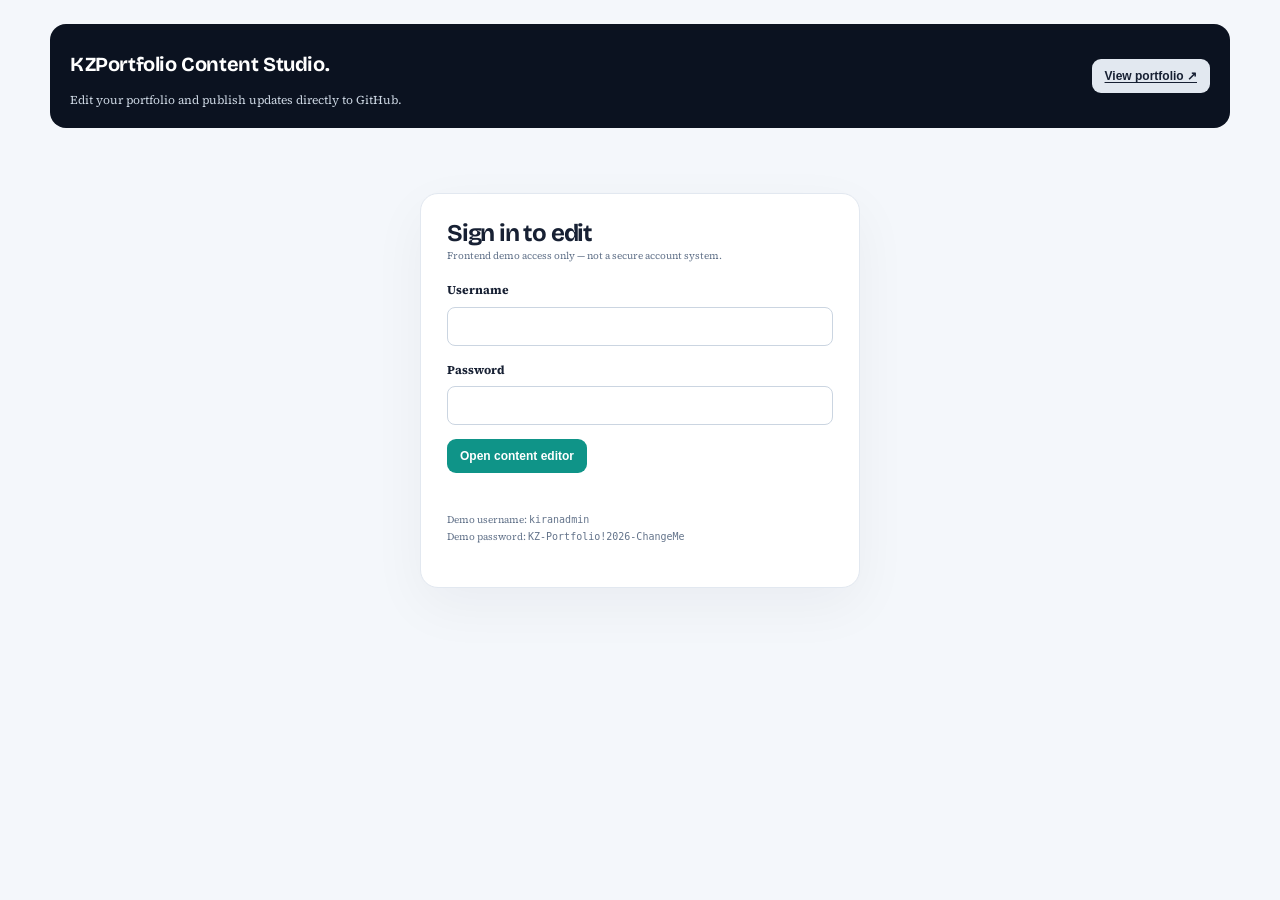
<file: Kiran-Zahid-Portfolio-Final-With-AQSA-Evidence/admin/index.html>
<!doctype html><html lang="en"><head><meta charset="utf-8"><meta name="viewport" content="width=device-width,initial-scale=1"><meta name="theme-color" content="#0b1220"><title>Portfolio Content Studio — Kiran Zahid</title><link rel="stylesheet" href="../style.css"><style>
:root{--admin-bg:#f4f7fb}.admin-body{background:var(--admin-bg);color:#172033}.admin-wrap{width:min(1180px,calc(100% - 28px));margin:24px auto 60px}.topbar{display:flex;align-items:center;justify-content:space-between;gap:16px;flex-wrap:wrap;padding:18px 20px;background:#0b1220;color:#fff;border-radius:16px}.topbar .brand{color:#fff}.topbar p{font-size:12px;color:#cbd5e1;margin:4px 0 0}.warning{margin:16px 0;padding:14px 16px;background:#fff7ed;border:1px solid #fed7aa;border-radius:12px;color:#9a3412;font-size:12px;line-height:1.65}.success{background:#ecfdf5;border:1px solid #a7f3d0;color:#065f46}.toolbar{display:flex;gap:8px;flex-wrap:wrap;margin:14px 0}.save-dock{position:sticky;bottom:10px;z-index:20;display:flex;align-items:center;justify-content:space-between;gap:10px;flex-wrap:wrap;margin:18px 0;padding:12px;background:#0b1220;border:1px solid #263449;border-radius:14px;box-shadow:0 12px 35px #0f172a24}.save-dock p{margin:0;color:#e2e8f0;font-size:12px}.save-dock .btnx{font-size:13px;padding:12px 16px}.save-dock .save-actions{display:flex;gap:8px;flex-wrap:wrap}@media(max-width:520px){.save-dock{position:static}.save-dock .save-actions{width:100%}.save-dock .save-actions button{flex:1}}.btnx{border:0;border-radius:9px;padding:10px 13px;background:#0b1220;color:#fff;font:600 12px Inter, sans-serif;cursor:pointer}.btnx.alt{background:#e2e8f0;color:#172033}.btnx.teal{background:#0f9488}.btnx.danger{background:#fee2e2;color:#991b1b}.btnx:focus-visible{outline:3px solid #14b8a6;outline-offset:2px}.status{font-size:12px;min-height:22px;color:#0f766e}.layout{display:grid;grid-template-columns:245px minmax(0,1fr);gap:16px;align-items:start}.sidebar{position:sticky;top:12px;background:white;border:1px solid #e2e8f0;border-radius:14px;padding:12px}.sidebar h3{font-size:12px;margin:6px 8px 10px}.side-link{display:block;width:100%;text-align:left;border:0;background:transparent;border-radius:8px;padding:10px;font:600 12px Inter,sans-serif;color:#475569;cursor:pointer}.side-link:hover,.side-link.active{background:#ccfbf1;color:#115e59}.editor{min-width:0}.group{background:white;border:1px solid #e2e8f0;border-radius:14px;margin-bottom:14px;overflow:hidden}.group-head{display:flex;align-items:center;justify-content:space-between;gap:10px;padding:16px 18px;background:#fbfdff;border-bottom:1px solid #edf2f7}.group-head h2{font-size:17px;letter-spacing:-.03em;margin:0;overflow-wrap:anywhere}.group-body{padding:16px 18px}.field{border:1px solid #e2e8f0;border-radius:10px;padding:12px;margin:9px 0;min-width:0}.field>label,.field-label{display:block;font-size:11px;font-weight:750;color:#334155;margin-bottom:7px;overflow-wrap:anywhere}.field input[type=text],.field input[type=url],.field input[type=email],.field input[type=number],.field textarea,.field select{display:block;width:100%;border:1px solid #cbd5e1;border-radius:8px;padding:10px;font:13px Inter,sans-serif;color:#172033;background:#fff}.field textarea{min-height:82px;resize:vertical}.field input:focus,.field textarea:focus{outline:2px solid #99f6e4;border-color:#0f9488}.hint{font-size:10px;color:#64748b;margin-top:6px;line-height:1.5}.object-fields{display:grid;grid-template-columns:repeat(2,minmax(0,1fr));gap:4px}.array-item{border:1px solid #dbe4ef;border-radius:11px;margin:12px 0;overflow:hidden}.array-item-head{display:flex;align-items:center;justify-content:space-between;gap:8px;background:#f8fafc;padding:10px 12px}.array-item-head strong{font-size:12px;overflow-wrap:anywhere}.array-item-body{padding:9px}.array-actions{display:flex;gap:7px;flex-wrap:wrap;margin-top:10px}.media-preview{max-width:100%;max-height:180px;display:block;margin-top:8px;border-radius:8px}.field-actions{display:flex;gap:8px;flex-wrap:wrap;margin-top:8px}.add-field{display:flex;gap:8px;flex-wrap:wrap;margin-top:12px}.add-field input{flex:1;min-width:140px;padding:9px;border:1px solid #cbd5e1;border-radius:8px}.login-card{max-width:440px;margin:65px auto;background:white;border:1px solid #e2e8f0;border-radius:18px;padding:26px;box-shadow:0 18px 55px #0f172a0c}.login-card h1{font-size:24px;letter-spacing:-.05em}.login-card label{display:block;font-size:12px;font-weight:700;margin:14px 0}.login-card input{display:block;width:100%;margin-top:6px;padding:11px;border:1px solid #cbd5e1;border-radius:8px}.hidden{display:none!important}.small{font-size:10px;color:#64748b}.count{font-size:10px;color:#64748b;background:#e2e8f0;border-radius:99px;padding:4px 7px}.mobile-select{display:none;width:100%;padding:10px;border-radius:8px;margin-bottom:12px}@media(max-width:780px){.layout{grid-template-columns:1fr}.sidebar{position:static}.side-links{display:none}.mobile-select{display:block}.object-fields{grid-template-columns:1fr}.group-body{padding:12px}.admin-wrap{width:calc(100% - 18px);margin-top:9px}.topbar{border-radius:12px;padding:14px}}
</style></head><body class="admin-body"><main class="admin-wrap"><header class="topbar"><div><a class="brand" href="../index.html"><span class="mark">KZ</span>Portfolio Content Studio<span class="dot">.</span></a><p>Edit your portfolio and publish updates directly to GitHub.</p></div><a class="btnx alt" href="../index.html">View portfolio ↗</a></header>

<section id="loginView" class="login-card"><h1>Sign in to edit</h1><p class="small">Frontend demo access only — not a secure account system.</p><form id="loginForm"><label>Username<input id="username" autocomplete="username" required></label><label>Password<input id="password" type="password" autocomplete="current-password" required></label><button class="btnx teal" type="submit">Open content editor</button><p class="status" id="loginStatus" aria-live="polite"></p></form><p class="small">Demo username: <code>kiranadmin</code><br>Demo password: <code>KZ-Portfolio!2026-ChangeMe</code></p></section>
<section id="studio" class="hidden"><div class="toolbar"><button class="btnx teal" id="saveDraft">Save &amp; Publish</button><button class="btnx alt" id="importJson">Import content.json</button><input id="importFile" type="file" accept="application/json,.json" class="hidden"><button class="btnx alt" id="reloadRemote">Reload published content</button><button class="btnx alt" id="previewSite">Open website</button><button class="btnx alt" id="logout">Log out</button></div><div id="status" class="status" role="status" aria-live="polite"></div><div class="layout"><aside class="sidebar"><h3>EDIT CONTENT AREAS</h3><select id="sectionSelect" class="mobile-select" aria-label="Select content area"></select><div id="sideLinks" class="side-links"></div><p class="small">Use “Add item” to add projects, skills, jobs, education or certificates. Use “Add field” to create additional custom fields.</p></aside><div class="editor"><div class="group"><div class="group-head"><h2 id="activeTitle">Portfolio content</h2><span class="count" id="itemCount">Editable</span></div><div class="group-body" id="editorArea"></div></div></div></div><div class="save-dock"><p><strong>Save &amp; Publish</strong> sends your latest changes to GitHub.</p><div class="save-actions"><button class="btnx teal" id="saveDraftBottom" type="button">Save &amp; Publish</button></div></div></section></main>
<script>
const LOGIN_USER='kiranadmin',LOGIN_PASS='KZ-Portfolio!2026-ChangeMe',DRAFT_KEY='kz-portfolio-content-v2';
// Direct GitHub publishing. Token is requested at runtime and kept in sessionStorage only.
const GH_OWNER='Nexus-Kinematics';
const GH_REPO='Kiranzahid_portfolio';
const GH_BRANCH='main';
let publishKey=sessionStorage.getItem('kz_github_token')||'';
const $=s=>document.querySelector(s);let data=null,active='profile',dirty=false;
const sections=[['site','Site settings'],['profile','Profile & about'],['links','Social & external links'],['skills','Skills'],['projects','Projects'],['experience','Experience'],['education','Education & courses'],['certificates','Certificates'],['contact','Contact'],['extraFields','Additional sections'],['footer','Footer']];
const clone=x=>JSON.parse(JSON.stringify(x));const pretty=k=>String(k).replace(/([a-z])([A-Z])/g,'$1 $2').replace(/[_-]/g,' ').replace(/^./,c=>c.toUpperCase());
function setStatus(msg,bad=false){$('#status').textContent=msg;$('#status').style.color=bad?'#b91c1c':'#0f766e'}
$('#loginForm').addEventListener('submit',async e=>{e.preventDefault();if($('#username').value.trim()!==LOGIN_USER||$('#password').value!==LOGIN_PASS){$('#loginStatus').textContent='Incorrect username or password.';return}$('#loginView').classList.add('hidden');$('#studio').classList.remove('hidden');await loadInitial();});
async function loadInitial(){try{const r=await fetch('../content.json',{cache:'no-store'});if(!r.ok)throw Error('fetch');data=await r.json();setStatus('Published content loaded. Edit fields, then click Save & Publish.')}catch(e){try{const raw=localStorage.getItem(DRAFT_KEY);if(raw){data=JSON.parse(raw);setStatus('Loaded saved browser draft.')}else{setStatus('Could not load content.json. Use Import content.json to load a copy.',true);return}}catch(_){setStatus('Could not load content. Import a valid content.json file.',true);return}}buildNav();renderActive();}
function buildNav(){const nav=$('#sideLinks'),sel=$('#sectionSelect');nav.replaceChildren();sel.replaceChildren();sections.forEach(([key,label])=>{const b=document.createElement('button');b.className='side-link'+(active===key?' active':'');b.textContent=label;b.onclick=()=>{active=key;renderActive();buildNav()};nav.append(b);const o=document.createElement('option');o.value=key;o.textContent=label;sel.append(o)});sel.value=active;sel.onchange=()=>{active=sel.value;renderActive();buildNav()}}
function valueType(v){if(v===null)return 'string';if(Array.isArray(v))return 'array';if(typeof v==='object')return 'object';return typeof v}
function makeField(key,val,path){const wrap=document.createElement('div');wrap.className='field';const label=document.createElement('label');label.className='field-label';label.textContent=pretty(key);wrap.append(label);const type=valueType(val);if(type==='object'){const inner=document.createElement('div');inner.className='object-fields';Object.entries(val).forEach(([k,v])=>inner.append(makeField(k,v,[...path,k])));wrap.append(inner);const add=document.createElement('div');add.className='add-field';const input=document.createElement('input');input.placeholder='New field name';const btn=document.createElement('button');btn.className='btnx alt';btn.type='button';btn.textContent='Add field';btn.onclick=()=>{const k=input.value.trim();if(!k)return;if(Object.hasOwn(val,k)){setStatus('That field already exists.',true);return}val[k]='';dirty=true;renderActive()};add.append(input,btn);wrap.append(add);return wrap}
if(type==='array'){const list=document.createElement('div');val.forEach((item,i)=>{const card=document.createElement('div');card.className='array-item';const head=document.createElement('div');head.className='array-item-head';const strong=document.createElement('strong');strong.textContent=`${pretty(key)} item ${i+1}${item&&typeof item==='object'&&!Array.isArray(item)?' — '+(item.title||item.name||item.role||item.label||item.organization||''):''}`;const del=document.createElement('button');del.className='btnx danger';del.type='button';del.textContent='Remove';del.onclick=()=>{if(confirm('Remove this item?')){val.splice(i,1);dirty=true;renderActive()}};head.append(strong,del);const body=document.createElement('div');body.className='array-item-body';body.append(makeField(String(i+1),item,[...path,i]));card.append(head,body);list.append(card)});const actions=document.createElement('div');actions.className='array-actions';const add=document.createElement('button');add.className='btnx teal';add.type='button';add.textContent='＋ Add item';add.onclick=()=>{let template;if(val.length)template=blankLike(val[0]);else template=key==='tags'?'New tag':key==='aboutParagraphs'?'New paragraph':key==='extraFields'?{label:'New field',value:''}:key==='certificates'?{title:'New certificate',issuer:'',date:'',description:'',image:'',pdf:'',link:''}:key==='links'?{label:'New link',url:'https://'}:key==='skills'?{title:'New skill group',description:'',icon:'✳',tags:[]}:key==='projects'?{title:'New project',category:'Project',status:'In progress',description:'',tags:[],image:'',imageAlt:'Project image',video:'',pdf:'',link:'',notes:''}:key==='experience'?{type:'EXPERIENCE',duration:'',role:'',organization:'',description:'',link:'',image:''}:key==='education'?{type:'COURSE',title:'New course',institution:'',status:'In progress',description:'',certificateImage:'',certificatePdf:'',link:''}:'';val.push(template);dirty=true;renderActive()};actions.append(add);wrap.append(list,actions);return wrap}
const input=(type==='boolean')?document.createElement('input'):((/description|intro|paragraph|notes|tagline|aboutLead/i.test(key)||String(val||'').length>110)?document.createElement('textarea'):document.createElement('input'));
if(type==='boolean'){input.type='checkbox';input.checked=!!val;input.onchange=()=>{setAt(path,input.checked);dirty=true}}else if(type==='number'){input.type='number';input.value=val;input.onchange=()=>{setAt(path,Number(input.value));dirty=true}}else{input.value=val??'';input.type='text';input.autocomplete='off';if(input.tagName==='TEXTAREA')input.rows=3;input.oninput=()=>{setAt(path,input.value);dirty=true;const preview=wrap.querySelector('.media-preview');if(preview&&/^data:image|^https?:.*\.(png|jpe?g|gif|webp|svg)(\?.*)?$/i.test(input.value)){preview.src=input.value}else if(preview){preview.remove()}}}
if(/^(image|portrait|certificateImage|imageAlt)$/i.test(key)||/image|portrait|photo|certificateimage/i.test(key)){input.placeholder='Paste an image URL, or use Upload image below';}else if(/^(pdf|cv|certificatePdf|video|link|url)$/i.test(key)||/pdf|video|url|link/i.test(key)){input.placeholder='Paste a public URL or relative file path';}
wrap.append(input);
if(/image|portrait|certificateimage/i.test(key)){const file=document.createElement('input');file.type='file';file.accept='image/*';file.style.marginTop='9px';file.setAttribute('aria-label','Upload image');file.onchange=()=>{const f=file.files[0];if(!f)return;if(f.size>1.5*1024*1024&&!confirm('This image is larger than 1.5 MB and will make content.json large. Continue?')){file.value='';return}const reader=new FileReader();reader.onload=()=>{setAt(path,reader.result);dirty=true;renderActive();setStatus('Image added. Click Save & Publish to send it to GitHub.')};reader.readAsDataURL(f)};const upLabel=document.createElement('div');upLabel.className='hint';upLabel.textContent='Or upload an image (embedded in content.json; keep it small).';wrap.append(file,upLabel);if(typeof val==='string'&&val.startsWith('data:image')){const img=document.createElement('img');img.className='media-preview';img.src=val;img.alt='Current image preview';wrap.append(img)}}
if(/pdf|cv/i.test(key)){const file=document.createElement('input');file.type='file';file.accept='application/pdf';file.style.marginTop='9px';file.onchange=()=>{const f=file.files[0];if(!f)return;if(f.size>4*1024*1024&&!confirm('This PDF is larger than 4 MB and will make content.json large. Continue?')){file.value='';return}const reader=new FileReader();reader.onload=()=>{setAt(path,reader.result);dirty=true;renderActive();setStatus('PDF added. Click Save & Publish to send it to GitHub.')};reader.readAsDataURL(f)};const hint=document.createElement('div');hint.className='hint';hint.textContent='Optional: upload a small PDF, or paste a relative path/URL above.';wrap.append(file,hint)}
if(/video/i.test(key)){const file=document.createElement('input');file.type='file';file.accept='video/mp4,video/webm,video/ogg';file.style.marginTop='9px';file.onchange=()=>{const f=file.files[0];if(!f)return;if(f.size>8*1024*1024&&!confirm('This video is larger than 8 MB and will make content.json very large. Continue?')){file.value='';return}const reader=new FileReader();reader.onload=()=>{setAt(path,reader.result);dirty=true;renderActive();setStatus('Video added. Click Save & Publish to send it to GitHub. For large videos, use a hosted video URL instead.')};reader.readAsDataURL(f)};const hint=document.createElement('div');hint.className='hint';hint.textContent='Paste a public video URL, or upload a small MP4/WebM/Ogg video (up to 8 MB recommended). For large videos, use a hosted URL.';wrap.append(file,hint)}
if(path.length>1){const del=document.createElement('button');del.type='button';del.className='btnx alt';del.style.marginTop='8px';del.textContent='Remove this field';del.onclick=()=>{if(confirm('Remove field “'+pretty(key)+'”?')){deleteAt(path);dirty=true;renderActive()}};wrap.append(del)}
return wrap}
function blankLike(v){if(Array.isArray(v))return [];if(v&&typeof v==='object')return Object.fromEntries(Object.entries(v).map(([k,x])=>[k,blankLike(x)]));if(typeof v==='number')return 0;if(typeof v==='boolean')return false;return ''}
function getAt(path){return path.reduce((o,k)=>o[k],data)}function setAt(path,v){let o=data;for(let i=0;i<path.length-1;i++)o=o[path[i]];o[path[path.length-1]]=v}function deleteAt(path){let o=data;for(let i=0;i<path.length-1;i++)o=o[path[i]];if(Array.isArray(o))o.splice(path[path.length-1],1);else delete o[path[path.length-1]]}
function renderActive(){if(!data)return;const entry=sections.find(x=>x[0]===active);$('#activeTitle').textContent=entry?entry[1]:active;$('#itemCount').textContent=Array.isArray(data[active])?`${data[active].length} items`:'Editable fields';const area=$('#editorArea');area.replaceChildren();const val=data[active];area.append(makeField(active,val,[active]));dirty=false}
function saveLocalDraft(){try{localStorage.setItem(DRAFT_KEY,JSON.stringify(data));return true}catch(e){return false}}
async function publishChanges(){
 if(!data){setStatus('Portfolio content is not loaded.',true);return}
 if(!publishKey){publishKey=prompt('Enter a fine-grained GitHub token with Contents: Read and write access to Nexus-Kinematics/Kiranzahid_portfolio. The token is kept only for this browser session:');if(!publishKey)return;sessionStorage.setItem('kz_github_token',publishKey)}
 if(!saveLocalDraft()){setStatus('Could not save a local backup; try reducing uploaded media size.',true);return}
 const buttons=[$('#saveDraft'),$('#saveDraftBottom')].filter(Boolean);buttons.forEach(b=>{b.disabled=true;b.textContent='Publishing…'});setStatus('Publishing changes directly to GitHub…');
 try{
   const api=`https://api.github.com/repos/${GH_OWNER}/${GH_REPO}/contents/content.json`;
   const headers={'Accept':'application/vnd.github+json','Authorization':`Bearer ${publishKey}`,'X-GitHub-Api-Version':'2022-11-28'};
   const get=await fetch(`${api}?ref=${encodeURIComponent(GH_BRANCH)}`,{headers,cache:'no-store'});
   if(!get.ok){let msg=`GitHub read failed (HTTP ${get.status}). Check token permissions and repository/branch.`;if(get.status===401||get.status===403){publishKey='';sessionStorage.removeItem('kz_github_token')}throw Error(msg)}
   const current=await get.json();
   const json=JSON.stringify(data,null,2);
   const bytes=new TextEncoder().encode(json);let binary='';for(let i=0;i<bytes.length;i+=0x8000)binary+=String.fromCharCode(...bytes.subarray(i,i+0x8000));const encoded=btoa(binary);
   const put=await fetch(api,{method:'PUT',headers:{...headers,'Content-Type':'application/json'},body:JSON.stringify({message:'Update portfolio content via admin panel',content:encoded,sha:current.sha,branch:GH_BRANCH})});
   const result=await put.json().catch(()=>({}));
   if(!put.ok){if(put.status===401||put.status===403){publishKey='';sessionStorage.removeItem('kz_github_token')}throw Error(result.message||`GitHub commit failed (HTTP ${put.status})`)}
   dirty=false;setStatus('Published to GitHub successfully. GitHub Pages may take a few minutes to deploy.');
 }catch(err){setStatus('Publishing failed: '+err.message+'. Your browser draft remains saved; no live update is confirmed.',true)}
 finally{buttons.forEach(b=>{b.disabled=false;b.textContent='Save & Publish'})}
}
$('#saveDraft').onclick=publishChanges;$('#saveDraftBottom').onclick=publishChanges;
$('#importJson').onclick=()=>$('#importFile').click();$('#importFile').onchange=async e=>{const f=e.target.files[0];if(!f)return;try{const parsed=JSON.parse(await f.text());if(!parsed.profile||!parsed.site)throw Error('This does not look like the portfolio content.json file.');data=parsed;active='profile';buildNav();renderActive();setStatus('Imported JSON. Review it, then export when ready.')}catch(err){setStatus('Import failed: '+err.message,true)}e.target.value=''};
$('#reloadRemote').onclick=async()=>{if(dirty&&!confirm('Reloading replaces unsaved edits. Continue?'))return;try{const r=await fetch('../content.json?reload='+Date.now(),{cache:'no-store'});if(!r.ok)throw Error('HTTP '+r.status);data=await r.json();buildNav();renderActive();setStatus('Reloaded currently published content.')}catch(e){setStatus('Could not reload published content. Use Import instead.',true)}};
$('#previewSite').onclick=()=>window.open('../index.html','_blank','noopener');$('#logout').onclick=()=>{if(dirty&&!confirm('You have unsaved changes. Log out anyway?'))return;$('#studio').classList.add('hidden');$('#loginView').classList.remove('hidden');$('#loginForm').reset()};
</script></body></html>
</file>
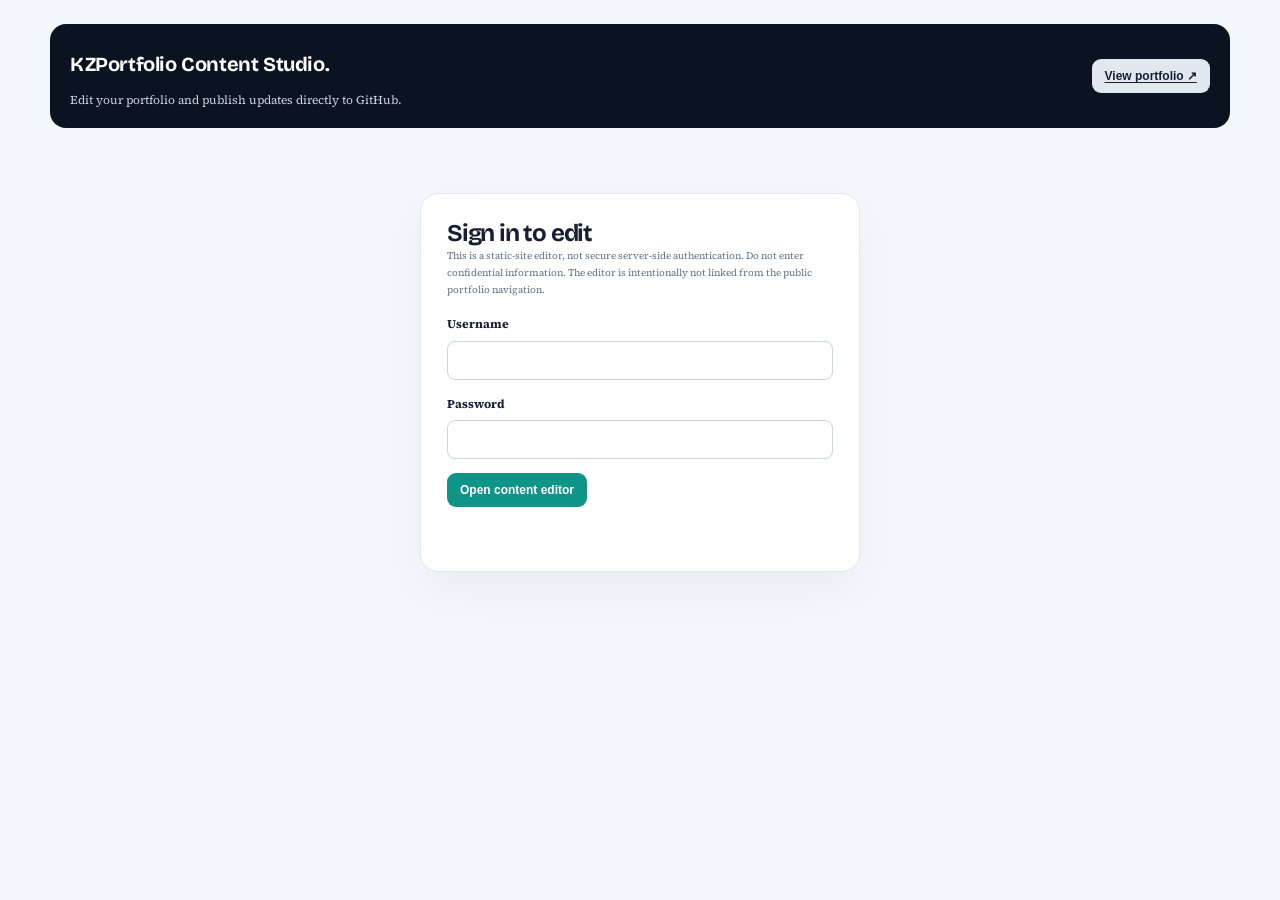
<file: Kiran-Zahid-Portfolio-Project-Evidence-Update/admin/index.html>
<!doctype html><html lang="en"><head><meta charset="utf-8"><meta name="viewport" content="width=device-width,initial-scale=1"><meta name="robots" content="noindex,nofollow"><meta name="theme-color" content="#0b1220"><title>Portfolio Content Studio — Kiran Zahid</title><link rel="stylesheet" href="../style.css"><style>
:root{--admin-bg:#f4f7fb}.admin-body{background:var(--admin-bg);color:#172033}.admin-wrap{width:min(1180px,calc(100% - 28px));margin:24px auto 60px}.topbar{display:flex;align-items:center;justify-content:space-between;gap:16px;flex-wrap:wrap;padding:18px 20px;background:#0b1220;color:#fff;border-radius:16px}.topbar .brand{color:#fff}.topbar p{font-size:12px;color:#cbd5e1;margin:4px 0 0}.warning{margin:16px 0;padding:14px 16px;background:#fff7ed;border:1px solid #fed7aa;border-radius:12px;color:#9a3412;font-size:12px;line-height:1.65}.success{background:#ecfdf5;border:1px solid #a7f3d0;color:#065f46}.toolbar{display:flex;gap:8px;flex-wrap:wrap;margin:14px 0}.save-dock{position:sticky;bottom:10px;z-index:20;display:flex;align-items:center;justify-content:space-between;gap:10px;flex-wrap:wrap;margin:18px 0;padding:12px;background:#0b1220;border:1px solid #263449;border-radius:14px;box-shadow:0 12px 35px #0f172a24}.save-dock p{margin:0;color:#e2e8f0;font-size:12px}.save-dock .btnx{font-size:13px;padding:12px 16px}.save-dock .save-actions{display:flex;gap:8px;flex-wrap:wrap}@media(max-width:520px){.save-dock{position:static}.save-dock .save-actions{width:100%}.save-dock .save-actions button{flex:1}}.btnx{border:0;border-radius:9px;padding:10px 13px;background:#0b1220;color:#fff;font:600 12px Inter, sans-serif;cursor:pointer}.btnx.alt{background:#e2e8f0;color:#172033}.btnx.teal{background:#0f9488}.btnx.danger{background:#fee2e2;color:#991b1b}.btnx:focus-visible{outline:3px solid #14b8a6;outline-offset:2px}.status{font-size:12px;min-height:22px;color:#0f766e}.layout{display:grid;grid-template-columns:245px minmax(0,1fr);gap:16px;align-items:start}.sidebar{position:sticky;top:12px;background:white;border:1px solid #e2e8f0;border-radius:14px;padding:12px}.sidebar h3{font-size:12px;margin:6px 8px 10px}.side-link{display:block;width:100%;text-align:left;border:0;background:transparent;border-radius:8px;padding:10px;font:600 12px Inter,sans-serif;color:#475569;cursor:pointer}.side-link:hover,.side-link.active{background:#ccfbf1;color:#115e59}.editor{min-width:0}.group{background:white;border:1px solid #e2e8f0;border-radius:14px;margin-bottom:14px;overflow:hidden}.group-head{display:flex;align-items:center;justify-content:space-between;gap:10px;padding:16px 18px;background:#fbfdff;border-bottom:1px solid #edf2f7}.group-head h2{font-size:17px;letter-spacing:-.03em;margin:0;overflow-wrap:anywhere}.group-body{padding:16px 18px}.field{border:1px solid #e2e8f0;border-radius:10px;padding:12px;margin:9px 0;min-width:0}.field>label,.field-label{display:block;font-size:11px;font-weight:750;color:#334155;margin-bottom:7px;overflow-wrap:anywhere}.field input[type=text],.field input[type=url],.field input[type=email],.field input[type=number],.field textarea,.field select{display:block;width:100%;border:1px solid #cbd5e1;border-radius:8px;padding:10px;font:13px Inter,sans-serif;color:#172033;background:#fff}.field textarea{min-height:82px;resize:vertical}.field input:focus,.field textarea:focus{outline:2px solid #99f6e4;border-color:#0f9488}.hint{font-size:10px;color:#64748b;margin-top:6px;line-height:1.5}.object-fields{display:grid;grid-template-columns:repeat(2,minmax(0,1fr));gap:4px}.array-item{border:1px solid #dbe4ef;border-radius:11px;margin:12px 0;overflow:hidden}.array-item-head{display:flex;align-items:center;justify-content:space-between;gap:8px;background:#f8fafc;padding:10px 12px}.array-item-head strong{font-size:12px;overflow-wrap:anywhere}.array-item-body{padding:9px}.array-actions{display:flex;gap:7px;flex-wrap:wrap;margin-top:10px}.media-preview{max-width:100%;max-height:180px;display:block;margin-top:8px;border-radius:8px}.field-actions{display:flex;gap:8px;flex-wrap:wrap;margin-top:8px}.add-field{display:flex;gap:8px;flex-wrap:wrap;margin-top:12px}.add-field input{flex:1;min-width:140px;padding:9px;border:1px solid #cbd5e1;border-radius:8px}.login-card{max-width:440px;margin:65px auto;background:white;border:1px solid #e2e8f0;border-radius:18px;padding:26px;box-shadow:0 18px 55px #0f172a0c}.login-card h1{font-size:24px;letter-spacing:-.05em}.login-card label{display:block;font-size:12px;font-weight:700;margin:14px 0}.login-card input{display:block;width:100%;margin-top:6px;padding:11px;border:1px solid #cbd5e1;border-radius:8px}.hidden{display:none!important}.small{font-size:10px;color:#64748b}.count{font-size:10px;color:#64748b;background:#e2e8f0;border-radius:99px;padding:4px 7px}.mobile-select{display:none;width:100%;padding:10px;border-radius:8px;margin-bottom:12px}@media(max-width:780px){.layout{grid-template-columns:1fr}.sidebar{position:static}.side-links{display:none}.mobile-select{display:block}.object-fields{grid-template-columns:1fr}.group-body{padding:12px}.admin-wrap{width:calc(100% - 18px);margin-top:9px}.topbar{border-radius:12px;padding:14px}}
</style></head><body class="admin-body"><main class="admin-wrap"><header class="topbar"><div><a class="brand" href="../index.html"><span class="mark">KZ</span>Portfolio Content Studio<span class="dot">.</span></a><p>Edit your portfolio and publish updates directly to GitHub.</p></div><a class="btnx alt" href="../index.html">View portfolio ↗</a></header>

<section id="loginView" class="login-card"><h1>Sign in to edit</h1><p class="small">This is a static-site editor, not secure server-side authentication. Do not enter confidential information. The editor is intentionally not linked from the public portfolio navigation.</p><form id="loginForm"><label>Username<input id="username" autocomplete="username" required></label><label>Password<input id="password" type="password" autocomplete="current-password" required></label><button class="btnx teal" type="submit">Open content editor</button><p class="status" id="loginStatus" aria-live="polite"></p></form></section>
<section id="studio" class="hidden"><div class="toolbar"><button class="btnx teal" id="saveDraft">Save &amp; Publish</button><button class="btnx alt" id="importJson">Import content.json</button><input id="importFile" type="file" accept="application/json,.json" class="hidden"><button class="btnx alt" id="reloadRemote">Reload published content</button><button class="btnx alt" id="previewSite">Open website</button><button class="btnx alt" id="logout">Log out</button></div><div id="status" class="status" role="status" aria-live="polite"></div><div class="layout"><aside class="sidebar"><h3>EDIT CONTENT AREAS</h3><select id="sectionSelect" class="mobile-select" aria-label="Select content area"></select><div id="sideLinks" class="side-links"></div><p class="small">Use “Add item” to add projects, skills, jobs, education or certificates. Certificate drafts are saved only in this browser and are never published to the public content.json file. Use “Add field” to create additional custom fields.</p></aside><div class="editor"><div class="group"><div class="group-head"><h2 id="activeTitle">Portfolio content</h2><span class="count" id="itemCount">Editable</span></div><div class="group-body" id="editorArea"></div></div></div></div><div class="save-dock"><p><strong>Save &amp; Publish</strong> sends your latest changes to GitHub.</p><div class="save-actions"><button class="btnx teal" id="saveDraftBottom" type="button">Save &amp; Publish</button></div></div></section></main>
<script>
const LOGIN_USER='kiranadmin',LOGIN_PASS='KZ-Portfolio!2026-ChangeMe',DRAFT_KEY='kz-portfolio-content-v2';
// Direct GitHub publishing. Token is requested at runtime and kept in sessionStorage only.
const GH_OWNER='Nexus-Kinematics';
const GH_REPO='Kiranzahid_portfolio';
const GH_BRANCH='main';
let publishKey=sessionStorage.getItem('kz_github_token')||'';
const $=s=>document.querySelector(s);let data=null,active='profile',dirty=false;
const sections=[['site','Site settings'],['profile','Profile & about'],['links','Social & external links'],['skills','Skills'],['projects','Projects'],['experience','Experience'],['education','Education & courses'],['certificates','Certificates'],['certificateDrafts','Certificate drafts (Admin only)'],['contact','Contact'],['extraFields','Additional sections'],['footer','Footer']];
const clone=x=>JSON.parse(JSON.stringify(x));const pretty=k=>String(k).replace(/([a-z])([A-Z])/g,'$1 $2').replace(/[_-]/g,' ').replace(/^./,c=>c.toUpperCase());
function setStatus(msg,bad=false){$('#status').textContent=msg;$('#status').style.color=bad?'#b91c1c':'#0f766e'}
$('#loginForm').addEventListener('submit',async e=>{e.preventDefault();if($('#username').value.trim()!==LOGIN_USER||$('#password').value!==LOGIN_PASS){$('#loginStatus').textContent='Incorrect username or password.';return}$('#loginView').classList.add('hidden');$('#studio').classList.remove('hidden');await loadInitial();});
async function loadInitial(){try{const r=await fetch('../content.json',{cache:'no-store'});if(!r.ok)throw Error('fetch');data=await r.json();try{data.certificateDrafts=JSON.parse(localStorage.getItem(CERT_DRAFT_KEY)||'[]')}catch(_){data.certificateDrafts=[]}setStatus('Published content loaded. Certificate drafts remain local to this browser.')}catch(e){try{const raw=localStorage.getItem(DRAFT_KEY);if(raw){data=JSON.parse(raw);setStatus('Loaded saved browser draft.')}else{setStatus('Could not load content.json. Use Import content.json to load a copy.',true);return}}catch(_){setStatus('Could not load content. Import a valid content.json file.',true);return}}buildNav();renderActive();}
function buildNav(){const nav=$('#sideLinks'),sel=$('#sectionSelect');nav.replaceChildren();sel.replaceChildren();sections.forEach(([key,label])=>{const b=document.createElement('button');b.className='side-link'+(active===key?' active':'');b.textContent=label;b.onclick=()=>{active=key;renderActive();buildNav()};nav.append(b);const o=document.createElement('option');o.value=key;o.textContent=label;sel.append(o)});sel.value=active;sel.onchange=()=>{active=sel.value;renderActive();buildNav()}}
function valueType(v){if(v===null)return 'string';if(Array.isArray(v))return 'array';if(typeof v==='object')return 'object';return typeof v}
function makeField(key,val,path){const wrap=document.createElement('div');wrap.className='field';const label=document.createElement('label');label.className='field-label';label.textContent=pretty(key);wrap.append(label);const type=valueType(val);if(type==='object'){const inner=document.createElement('div');inner.className='object-fields';Object.entries(val).forEach(([k,v])=>inner.append(makeField(k,v,[...path,k])));wrap.append(inner);const add=document.createElement('div');add.className='add-field';const input=document.createElement('input');input.placeholder='New field name';const btn=document.createElement('button');btn.className='btnx alt';btn.type='button';btn.textContent='Add field';btn.onclick=()=>{const k=input.value.trim();if(!k)return;if(Object.hasOwn(val,k)){setStatus('That field already exists.',true);return}val[k]='';dirty=true;renderActive()};add.append(input,btn);wrap.append(add);return wrap}
if(type==='array'){const list=document.createElement('div');val.forEach((item,i)=>{const card=document.createElement('div');card.className='array-item';const head=document.createElement('div');head.className='array-item-head';const strong=document.createElement('strong');strong.textContent=`${pretty(key)} item ${i+1}${item&&typeof item==='object'&&!Array.isArray(item)?' — '+(item.title||item.name||item.role||item.label||item.organization||''):''}`;const del=document.createElement('button');del.className='btnx danger';del.type='button';del.textContent='Remove';del.onclick=()=>{if(confirm('Remove this item?')){val.splice(i,1);dirty=true;renderActive()}};head.append(strong,del);const body=document.createElement('div');body.className='array-item-body';body.append(makeField(String(i+1),item,[...path,i]));card.append(head,body);list.append(card)});const actions=document.createElement('div');actions.className='array-actions';const add=document.createElement('button');add.className='btnx teal';add.type='button';add.textContent='＋ Add item';add.onclick=()=>{let template;if(val.length)template=blankLike(val[0]);else template=key==='tags'?'New tag':key==='aboutParagraphs'?'New paragraph':key==='extraFields'?{label:'New field',value:''}:key==='certificates'?{title:'New certificate',issuer:'',date:'',description:'',image:'',pdf:'',link:''}:key==='certificateDrafts'?{title:'',issuer:'',date:'',description:'',image:'',pdf:'',link:''}:key==='links'?{label:'New link',url:'https://'}:key==='skills'?{title:'New skill group',description:'',icon:'✳',tags:[]}:key==='projects'?{title:'New project',category:'Project',status:'In progress',description:'',tags:[],image:'',imageAlt:'Project image',video:'',pdf:'',link:'',notes:''}:key==='experience'?{type:'EXPERIENCE',duration:'',role:'',organization:'',description:'',link:'',image:''}:key==='education'?{type:'COURSE',title:'New course',institution:'',status:'In progress',description:'',certificateImage:'',certificatePdf:'',link:''}:'';val.push(template);dirty=true;renderActive()};actions.append(add);wrap.append(list,actions);return wrap}
const input=(type==='boolean')?document.createElement('input'):((/description|intro|paragraph|notes|tagline|aboutLead/i.test(key)||String(val||'').length>110)?document.createElement('textarea'):document.createElement('input'));
if(type==='boolean'){input.type='checkbox';input.checked=!!val;input.onchange=()=>{setAt(path,input.checked);dirty=true}}else if(type==='number'){input.type='number';input.value=val;input.onchange=()=>{setAt(path,Number(input.value));dirty=true}}else{input.value=val??'';input.type='text';input.autocomplete='off';if(input.tagName==='TEXTAREA')input.rows=3;input.oninput=()=>{setAt(path,input.value);dirty=true;const preview=wrap.querySelector('.media-preview');if(preview&&/^data:image|^https?:.*\.(png|jpe?g|gif|webp|svg)(\?.*)?$/i.test(input.value)){preview.src=input.value}else if(preview){preview.remove()}}}
if(/^(image|portrait|certificateImage|imageAlt)$/i.test(key)||/image|portrait|photo|certificateimage/i.test(key)){input.placeholder='Paste an image URL, or use Upload image below';}else if(/^(pdf|cv|certificatePdf|video|link|url)$/i.test(key)||/pdf|video|url|link/i.test(key)){input.placeholder='Paste a public URL or relative file path';}
wrap.append(input);
if(/image|portrait|certificateimage/i.test(key)){const file=document.createElement('input');file.type='file';file.accept='image/*';file.style.marginTop='9px';file.setAttribute('aria-label','Upload image');file.onchange=()=>{const f=file.files[0];if(!f)return;if(f.size>1.5*1024*1024&&!confirm('This image is larger than 1.5 MB and will make content.json large. Continue?')){file.value='';return}const reader=new FileReader();reader.onload=()=>{setAt(path,reader.result);dirty=true;renderActive();setStatus('Image added. Click Save & Publish to send it to GitHub.')};reader.readAsDataURL(f)};const upLabel=document.createElement('div');upLabel.className='hint';upLabel.textContent='Or upload an image (embedded in content.json; keep it small).';wrap.append(file,upLabel);if(typeof val==='string'&&val.startsWith('data:image')){const img=document.createElement('img');img.className='media-preview';img.src=val;img.alt='Current image preview';wrap.append(img)}}
if(/pdf|cv/i.test(key)){const file=document.createElement('input');file.type='file';file.accept='application/pdf';file.style.marginTop='9px';file.onchange=()=>{const f=file.files[0];if(!f)return;if(f.size>4*1024*1024&&!confirm('This PDF is larger than 4 MB and will make content.json large. Continue?')){file.value='';return}const reader=new FileReader();reader.onload=()=>{setAt(path,reader.result);dirty=true;renderActive();setStatus('PDF added. Click Save & Publish to send it to GitHub.')};reader.readAsDataURL(f)};const hint=document.createElement('div');hint.className='hint';hint.textContent='Optional: upload a small PDF, or paste a relative path/URL above.';wrap.append(file,hint)}
if(/video/i.test(key)){const file=document.createElement('input');file.type='file';file.accept='video/mp4,video/webm,video/ogg';file.style.marginTop='9px';file.onchange=()=>{const f=file.files[0];if(!f)return;if(f.size>8*1024*1024&&!confirm('This video is larger than 8 MB and will make content.json very large. Continue?')){file.value='';return}const reader=new FileReader();reader.onload=()=>{setAt(path,reader.result);dirty=true;renderActive();setStatus('Video added. Click Save & Publish to send it to GitHub. For large videos, use a hosted video URL instead.')};reader.readAsDataURL(f)};const hint=document.createElement('div');hint.className='hint';hint.textContent='Paste a public video URL, or upload a small MP4/WebM/Ogg video (up to 8 MB recommended). For large videos, use a hosted URL.';wrap.append(file,hint)}
if(path.length>1){const del=document.createElement('button');del.type='button';del.className='btnx alt';del.style.marginTop='8px';del.textContent='Remove this field';del.onclick=()=>{if(confirm('Remove field “'+pretty(key)+'”?')){deleteAt(path);dirty=true;renderActive()}};wrap.append(del)}
return wrap}
function blankLike(v){if(Array.isArray(v))return [];if(v&&typeof v==='object')return Object.fromEntries(Object.entries(v).map(([k,x])=>[k,blankLike(x)]));if(typeof v==='number')return 0;if(typeof v==='boolean')return false;return ''}
function getAt(path){return path.reduce((o,k)=>o[k],data)}function setAt(path,v){let o=data;for(let i=0;i<path.length-1;i++)o=o[path[i]];o[path[path.length-1]]=v}function deleteAt(path){let o=data;for(let i=0;i<path.length-1;i++)o=o[path[i]];if(Array.isArray(o))o.splice(path[path.length-1],1);else delete o[path[path.length-1]]}
function renderActive(){if(!data)return;const entry=sections.find(x=>x[0]===active);$('#activeTitle').textContent=entry?entry[1]:active;$('#itemCount').textContent=Array.isArray(data[active])?`${data[active].length} items`:'Editable fields';const area=$('#editorArea');area.replaceChildren();const val=data[active];area.append(makeField(active,val,[active]));dirty=false}
function saveLocalDraft(){try{const safe=clone(data);localStorage.setItem(CERT_DRAFT_KEY,JSON.stringify(safe.certificateDrafts||[]));delete safe.certificateDrafts;localStorage.setItem(DRAFT_KEY,JSON.stringify(safe));return true}catch(e){return false}}
async function publishChanges(){
 if(!data){setStatus('Portfolio content is not loaded.',true);return}
 if(!publishKey){publishKey=prompt('Enter a fine-grained GitHub token with Contents: Read and write access to Nexus-Kinematics/Kiranzahid_portfolio. The token is kept only for this browser session:');if(!publishKey)return;sessionStorage.setItem('kz_github_token',publishKey)}
 if(!saveLocalDraft()){setStatus('Could not save a local backup; try reducing uploaded media size.',true);return}
 const buttons=[$('#saveDraft'),$('#saveDraftBottom')].filter(Boolean);buttons.forEach(b=>{b.disabled=true;b.textContent='Publishing…'});setStatus('Publishing changes directly to GitHub…');
 try{
   const api=`https://api.github.com/repos/${GH_OWNER}/${GH_REPO}/contents/content.json`;
   const headers={'Accept':'application/vnd.github+json','Authorization':`Bearer ${publishKey}`,'X-GitHub-Api-Version':'2022-11-28'};
   const get=await fetch(`${api}?ref=${encodeURIComponent(GH_BRANCH)}`,{headers,cache:'no-store'});
   if(!get.ok){let msg=`GitHub read failed (HTTP ${get.status}). Check token permissions and repository/branch.`;if(get.status===401||get.status===403){publishKey='';sessionStorage.removeItem('kz_github_token')}throw Error(msg)}
   const current=await get.json();
   const publicData=clone(data);delete publicData.certificateDrafts;const json=JSON.stringify(publicData,null,2);
   const bytes=new TextEncoder().encode(json);let binary='';for(let i=0;i<bytes.length;i+=0x8000)binary+=String.fromCharCode(...bytes.subarray(i,i+0x8000));const encoded=btoa(binary);
   const put=await fetch(api,{method:'PUT',headers:{...headers,'Content-Type':'application/json'},body:JSON.stringify({message:'Update portfolio content via admin panel',content:encoded,sha:current.sha,branch:GH_BRANCH})});
   const result=await put.json().catch(()=>({}));
   if(!put.ok){if(put.status===401||put.status===403){publishKey='';sessionStorage.removeItem('kz_github_token')}throw Error(result.message||`GitHub commit failed (HTTP ${put.status})`)}
   dirty=false;setStatus('Published to GitHub successfully. GitHub Pages may take a few minutes to deploy.');
 }catch(err){setStatus('Publishing failed: '+err.message+'. Your browser draft remains saved; no live update is confirmed.',true)}
 finally{buttons.forEach(b=>{b.disabled=false;b.textContent='Save & Publish'})}
}
$('#saveDraft').onclick=publishChanges;$('#saveDraftBottom').onclick=publishChanges;
$('#importJson').onclick=()=>$('#importFile').click();$('#importFile').onchange=async e=>{const f=e.target.files[0];if(!f)return;try{const parsed=JSON.parse(await f.text());if(!parsed.profile||!parsed.site)throw Error('This does not look like the portfolio content.json file.');data=parsed;active='profile';buildNav();renderActive();setStatus('Imported JSON. Review it, then export when ready.')}catch(err){setStatus('Import failed: '+err.message,true)}e.target.value=''};
$('#reloadRemote').onclick=async()=>{if(dirty&&!confirm('Reloading replaces unsaved edits. Continue?'))return;try{const r=await fetch('../content.json?reload='+Date.now(),{cache:'no-store'});if(!r.ok)throw Error('HTTP '+r.status);data=await r.json();try{data.certificateDrafts=JSON.parse(localStorage.getItem(CERT_DRAFT_KEY)||'[]')}catch(_){data.certificateDrafts=[]}buildNav();renderActive();setStatus('Reloaded published content; local certificate drafts were retained.')}catch(e){setStatus('Could not reload published content. Use Import instead.',true)}};
$('#previewSite').onclick=()=>window.open('../index.html','_blank','noopener');$('#logout').onclick=()=>{if(dirty&&!confirm('You have unsaved changes. Log out anyway?'))return;$('#studio').classList.add('hidden');$('#loginView').classList.remove('hidden');$('#loginForm').reset()};
</script></body></html>
</file>
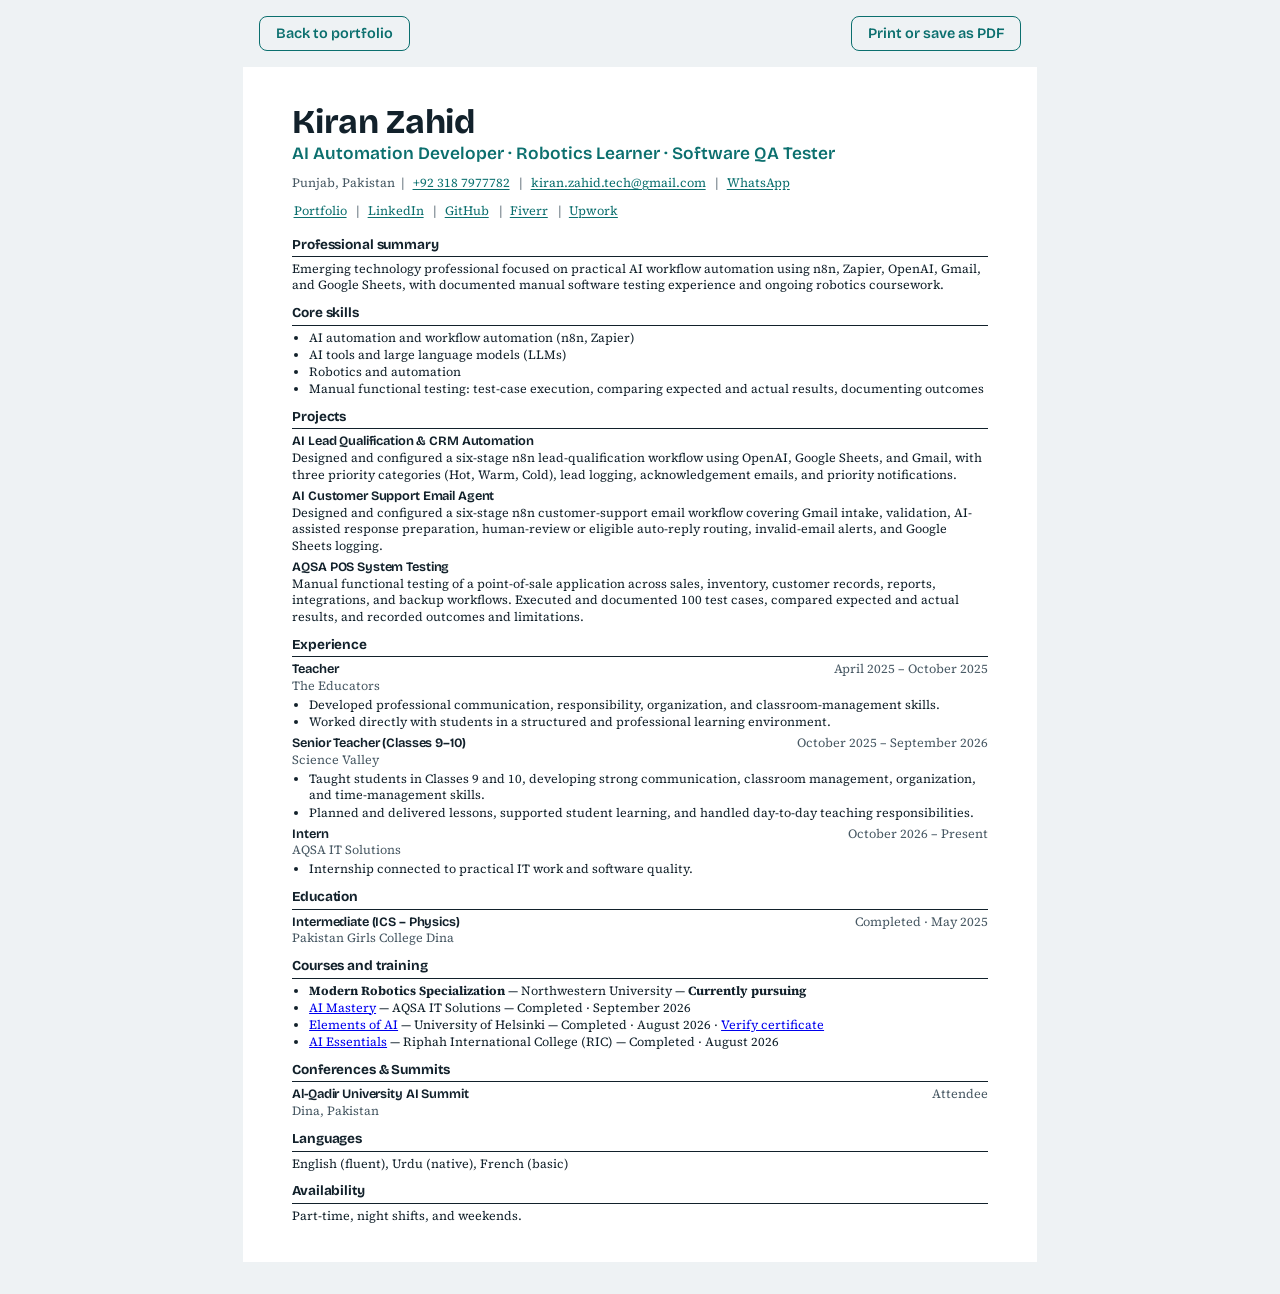
<file: cv.html>
<!DOCTYPE html>
<html lang="en">
<head>
  <meta charset="utf-8">
  <meta name="viewport" content="width=device-width, initial-scale=1">
  <title>Kiran Zahid CV | AI Automation · Robotics · Software QA</title>
  <meta name="description" content="Curriculum vitae of Kiran Zahid, AI and Robotics Developer.">
  <link rel="icon" href="favicon.svg" type="image/svg+xml">
  <style>
    @font-face{font-family:"Bricolage Grotesque";src:url("fonts/bricolage-grotesque-latin-wght-normal.woff2") format("woff2");font-weight:200 800;font-display:swap}
    @font-face{font-family:"Source Serif 4";src:url("fonts/source-serif-4-latin-wght-normal.woff2") format("woff2");font-weight:200 900;font-display:swap}
    :root{--ink:#12212b;--muted:#485964;--line:#c9d4da;--accent:#0b6f6e}
    *{box-sizing:border-box}
    body{margin:0;background:#eef2f4;color:var(--ink);font-family:"Source Serif 4",Georgia,serif;font-size:9.4pt;line-height:1.32}
    .toolbar{max-width:210mm;margin:1rem auto 0;padding:0 1rem;display:flex;gap:.75rem;align-items:center;justify-content:space-between;font:600 .9rem "Bricolage Grotesque","Segoe UI",sans-serif}
    .toolbar a,.toolbar button{color:var(--accent);background:none;border:1.5px solid var(--accent);border-radius:8px;padding:.5rem 1rem;font:inherit;cursor:pointer;text-decoration:none}
    .toolbar a:focus-visible,.toolbar button:focus-visible,.cv a:focus-visible{outline:3px solid var(--accent);outline-offset:2px}
    .cv{width:210mm;max-width:100%;margin:1rem auto 2rem;background:#fff;padding:10mm 13mm 9mm}
    h1,h2,h3{font-family:"Bricolage Grotesque","Segoe UI",sans-serif;margin:0;letter-spacing:-.01em}
    h1{font-size:25pt;line-height:1.05;font-weight:750}
    .role{margin:.2rem 0 .5rem;color:var(--accent);font:600 13pt "Bricolage Grotesque","Segoe UI",sans-serif}
    .contact{margin:0;font-size:9.5pt;color:var(--muted)}
    .contact a{color:var(--accent);text-decoration:underline;text-decoration-thickness:1px;text-underline-offset:2px;display:inline-block;margin:0 .16rem .18rem 0;padding:.06rem .08rem;overflow-wrap:anywhere}.contact{line-height:1.65}.contact + .contact{margin-top:.12rem}
    h2{margin:.65rem 0 .25rem;padding-bottom:.15rem;border-bottom:1.2px solid var(--ink);font-size:10.2pt;font-weight:700}
    h3{font-size:9.6pt;font-weight:650}
    p{margin:0 0 .22rem}
    ul{margin:.08rem 0 .22rem;padding-left:1.05rem}
    li{margin:.04rem 0}
    .row{display:flex;justify-content:space-between;gap:1rem;align-items:baseline}
    .row span{color:var(--muted);font-size:9.5pt;white-space:nowrap}
    .org{color:var(--muted);margin:0 0 .15rem}
    .item{break-inside:avoid;margin-bottom:.28rem}
    @page{size:A4;margin:0}
    @media print{body{background:#fff;font-size:9.1pt;line-height:1.25}.toolbar{display:none}.cv{margin:0;width:auto;padding:9mm 12mm 8mm}.item{margin-bottom:.2rem}h2{margin:.5rem 0 .18rem}p{margin-bottom:.15rem}ul{margin-bottom:.15rem}}
  </style>
</head>
<body>
  <nav class="toolbar" aria-label="CV tools">
    <a href="index.html">Back to portfolio</a>
    <button type="button" onclick="window.print()">Print or save as PDF</button>
  </nav>
  <main class="cv">
    <header>
      <h1>Kiran Zahid</h1>
      <p class="role">AI Automation Developer · Robotics Learner · Software QA Tester</p>
      <p class="contact">Punjab, Pakistan &nbsp;|&nbsp; <a href="tel:+923187977782">+92 318 7977782</a> &nbsp;|&nbsp; <a href="mailto:kiran.zahid.tech@gmail.com">kiran.zahid.tech@gmail.com</a> &nbsp;|&nbsp; <a href="https://wa.me/923187977782">WhatsApp</a></p>
      <p class="contact">
        <a id="cvPortfolioOut" href="index.html">Portfolio</a> &nbsp;|&nbsp;
        <a href="https://www.linkedin.com/in/kiran-zahid-3a4a5a433">LinkedIn</a> &nbsp;|&nbsp;
        <a href="https://github.com/Nexus-Kinematics">GitHub</a> &nbsp;|&nbsp;
        <a href="https://www.fiverr.com/s/Vrrma2z">Fiverr</a> &nbsp;|&nbsp;
        <a href="https://www.upwork.com/freelancers/~01c463310230087cd5?mp_source=share">Upwork</a>
      </p>
    </header>

    <h2>Professional summary</h2>
    <div id="cvSummaryOut">
    <p>Emerging technology professional focused on practical AI workflow automation using n8n, Zapier, OpenAI, Gmail, and Google Sheets, with documented manual software testing experience and ongoing robotics coursework.</p>

    </div>
    <h2>Core skills</h2>
    <div id="cvSkillsOut">
    <ul>
      <li>AI automation and workflow automation (n8n, Zapier)</li>
      <li>AI tools and large language models (LLMs)</li>
      <li>Robotics and automation</li>
      <li>Manual functional testing: test-case execution, comparing expected and actual results, documenting outcomes</li>
    </ul>

    </div>
    <h2>Projects</h2>
    <div class="item">
      <h3>AI Lead Qualification &amp; CRM Automation</h3>
      <p>Designed and configured a six-stage n8n lead-qualification workflow using OpenAI, Google Sheets, and Gmail, with three priority categories (Hot, Warm, Cold), lead logging, acknowledgement emails, and priority notifications.</p>
    </div>
    <div class="item">
      <h3>AI Customer Support Email Agent</h3>
      <p>Designed and configured a six-stage n8n customer-support email workflow covering Gmail intake, validation, AI-assisted response preparation, human-review or eligible auto-reply routing, invalid-email alerts, and Google Sheets logging.</p>
    </div>
    <div class="item">
      <h3>AQSA POS System Testing</h3>
      <p>Manual functional testing of a point-of-sale application across sales, inventory, customer records, reports, integrations, and backup workflows. Executed and documented 100 test cases, compared expected and actual results, and recorded outcomes and limitations.</p>
    </div>

    <h2>Experience</h2>
    <div id="cvExperienceOut">
    <div class="item">
      <div class="row"><h3>Teacher</h3><span>April 2025 – October 2025</span></div><p class="org">The Educators</p>
      <ul>
        <li>Developed professional communication, responsibility, organization, and classroom-management skills.</li>
        <li>Worked directly with students in a structured and professional learning environment.</li>
      </ul>
    </div>
    <div class="item">
      <div class="row"><h3>Senior Teacher (Classes 9–10)</h3><span>October 2025 – September 2026</span></div><p class="org">Science Valley</p>
      <ul>
        <li>Taught students in Classes 9 and 10, developing strong communication, classroom management, organization, and time-management skills.</li>
        <li>Planned and delivered lessons, supported student learning, and handled day-to-day teaching responsibilities.</li>
      </ul>
    </div>
    <div class="item">
      <div class="row"><h3>Intern</h3><span>October 2026 – Present</span></div><p class="org">AQSA IT Solutions</p>
      <ul><li>Internship connected to practical IT work and software quality.</li></ul>
    </div>

    </div>
    <h2>Education</h2>
    <div id="cvEducationOut">
    <div class="item">
      <div class="row"><h3>Intermediate (ICS – Physics)</h3><span>Completed · May 2025</span></div>
      <p class="org">Pakistan Girls College Dina</p>
    </div>

    </div>
    <h2>Courses and training</h2>
    <div id="cvCertificationsOut">
    <ul class="cv-course-links">
      <li><strong>Modern Robotics Specialization</strong> — Northwestern University — <strong>Currently pursuing</strong></li>
      <li><a href="assets/certificates/ai-mastery-aqsa.jpg" target="_blank" rel="noopener">AI Mastery</a> — AQSA IT Solutions — Completed · September 2026</li>
      <li><a href="assets/certificates/elements-of-ai-helsinki.jpg" target="_blank" rel="noopener">Elements of AI</a> — University of Helsinki — Completed · August 2026 · <a href="https://certificates.mooc.fi/validate/br7wjiwfdcb" target="_blank" rel="noopener">Verify certificate</a></li>
      <li><a href="assets/certificates/ai-essentials-riphah-college.jpg" target="_blank" rel="noopener">AI Essentials</a> — Riphah International College (RIC) — Completed · August 2026</li>
    </ul>

    </div>
    <h2>Conferences &amp; Summits</h2>
    <div class="item"><div class="row"><h3>Al-Qadir University AI Summit</h3><span>Attendee</span></div><p class="org">Dina, Pakistan</p></div>

    <h2>Languages</h2>
    <div id="cvLanguagesOut">
    <p>English (fluent), Urdu (native), French (basic)</p>

    </div>
    <h2>Availability</h2>
    <div id="cvAvailabilityOut">
    <p>Part-time, night shifts, and weekends.</p>
  </div>
    </main>


</body>
</html>
</file>
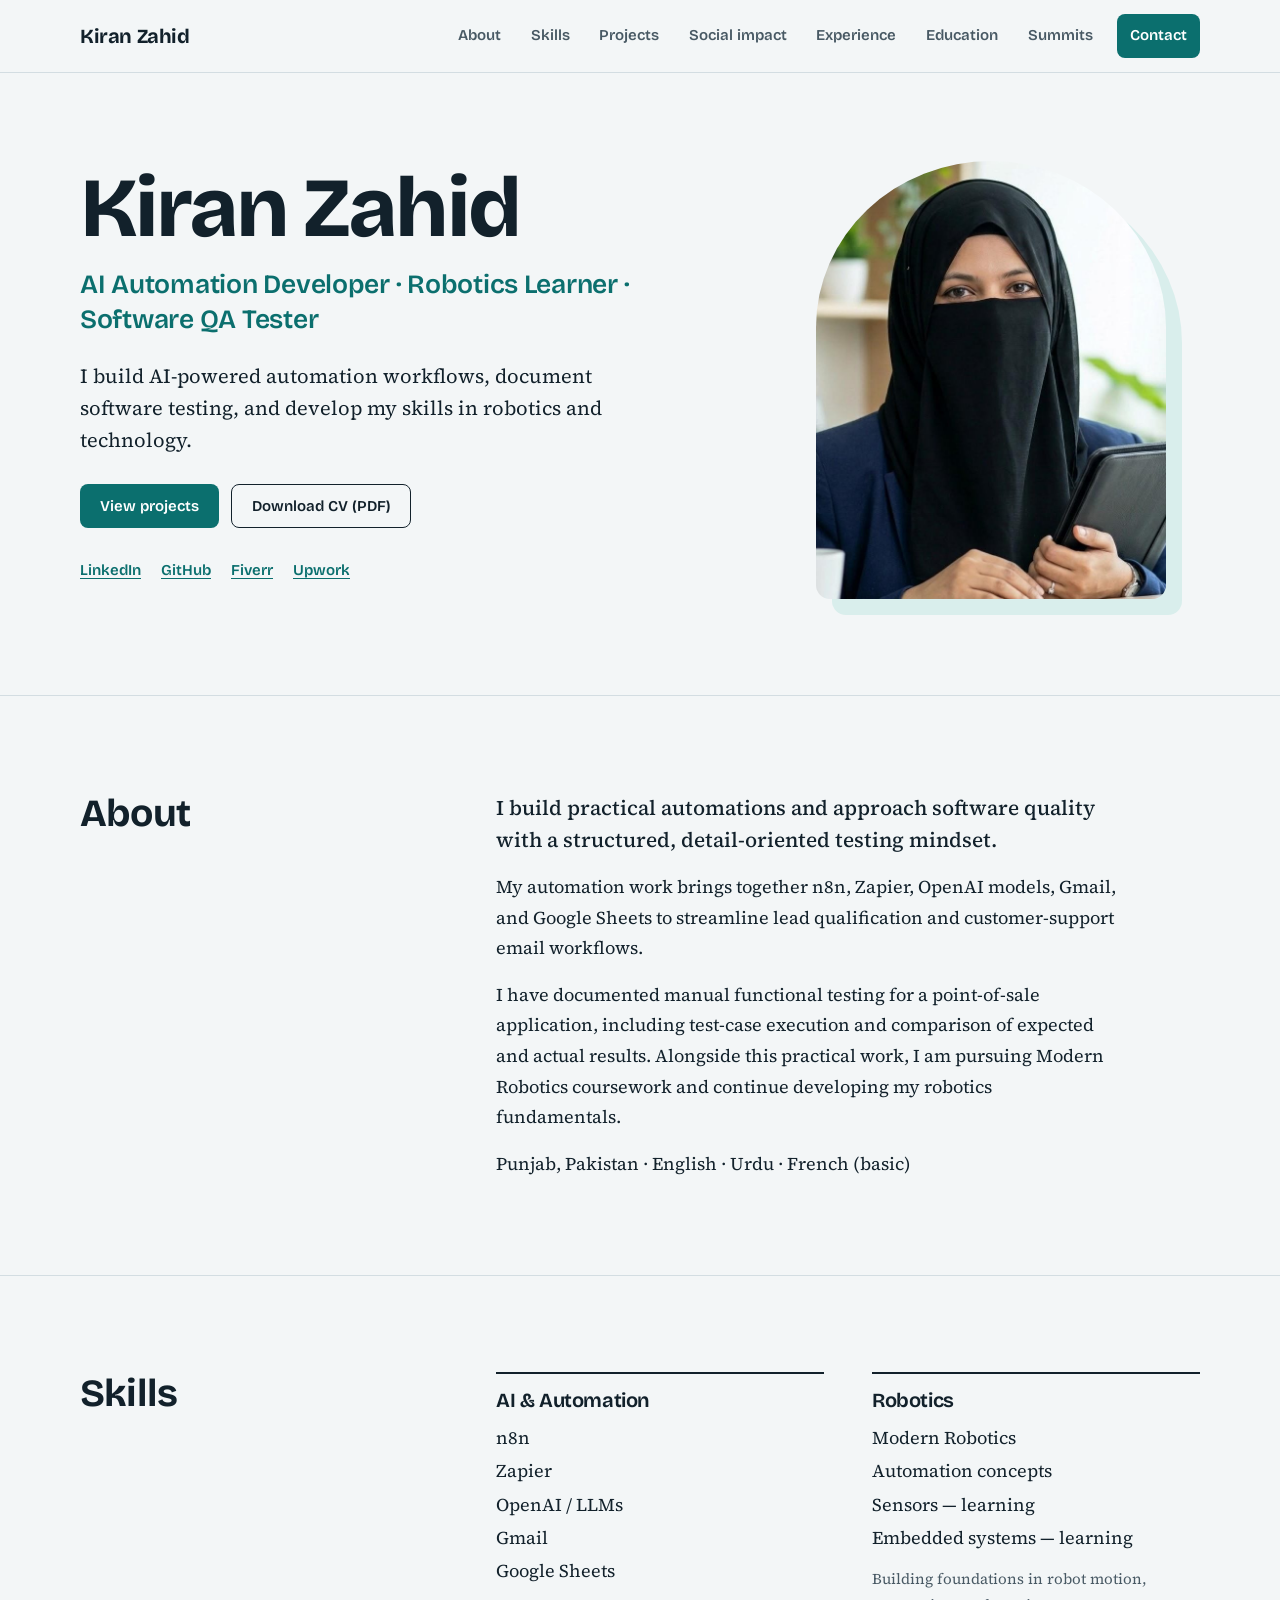
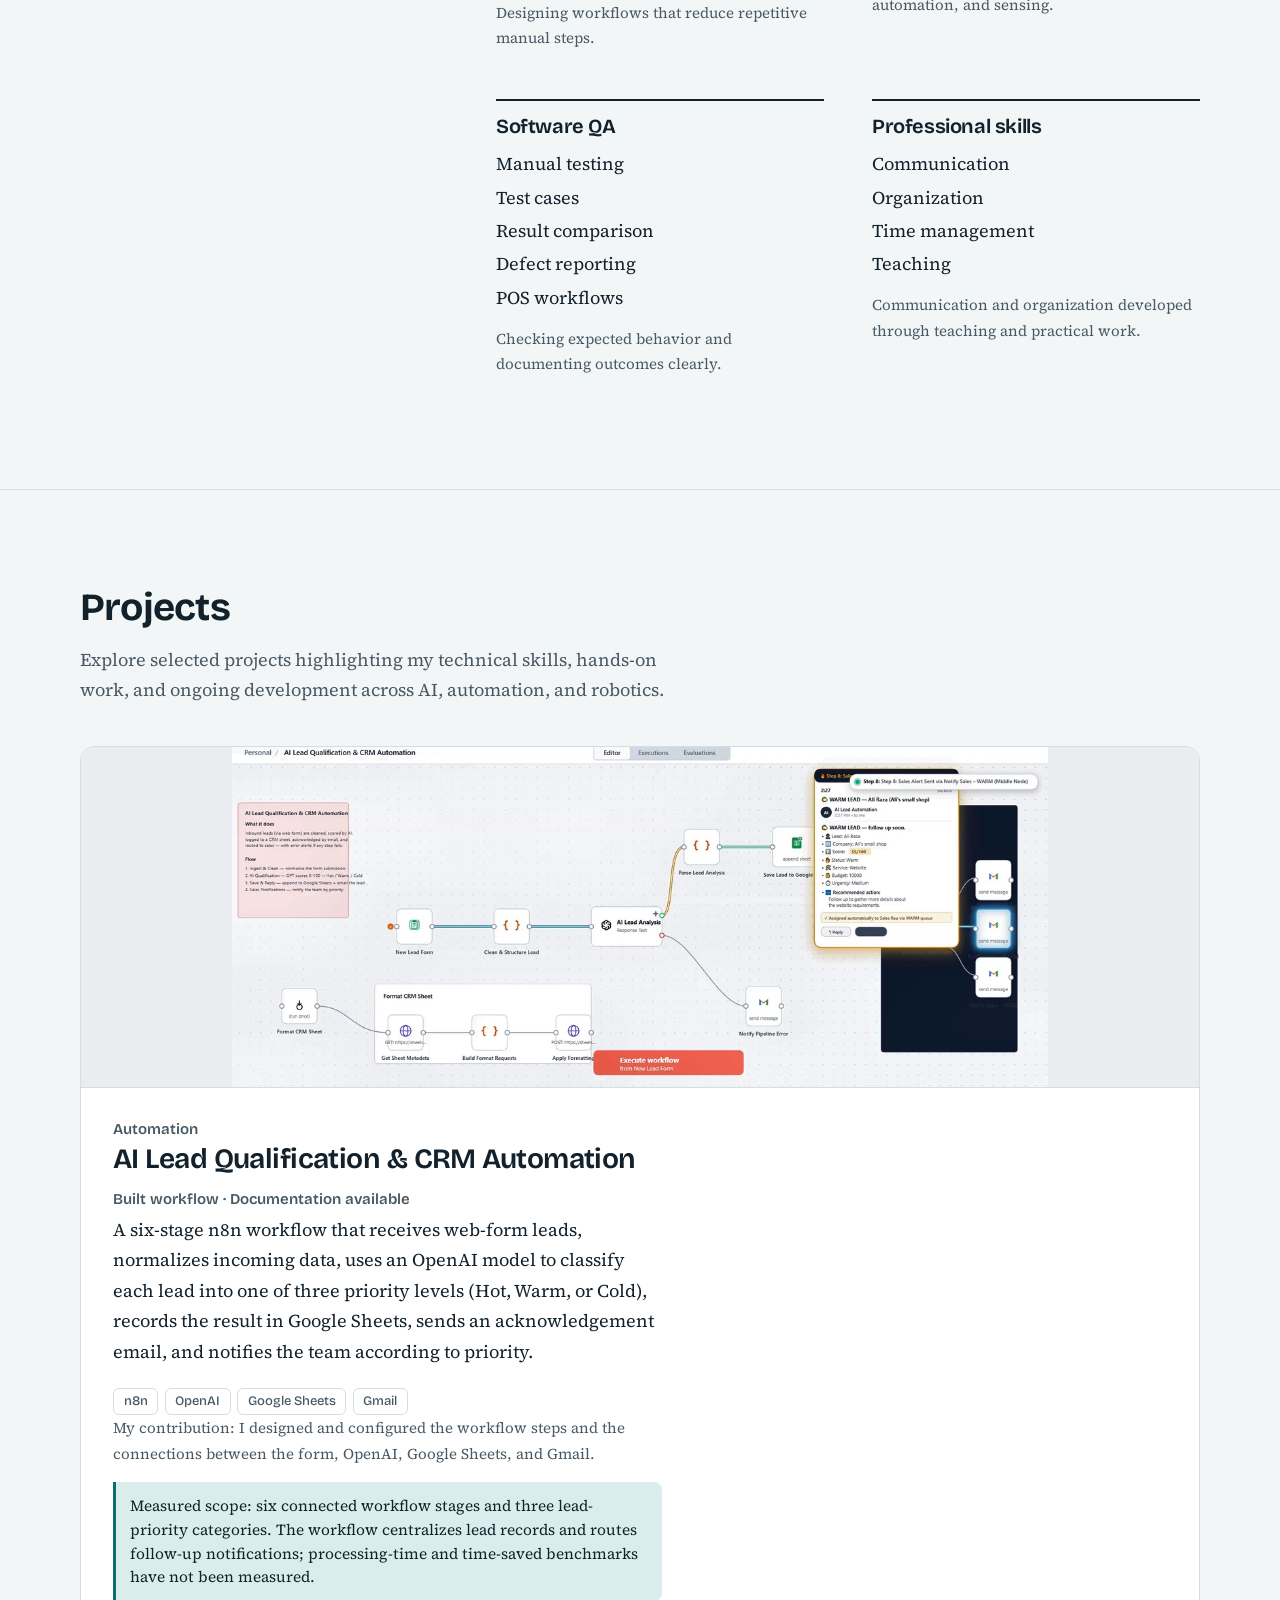
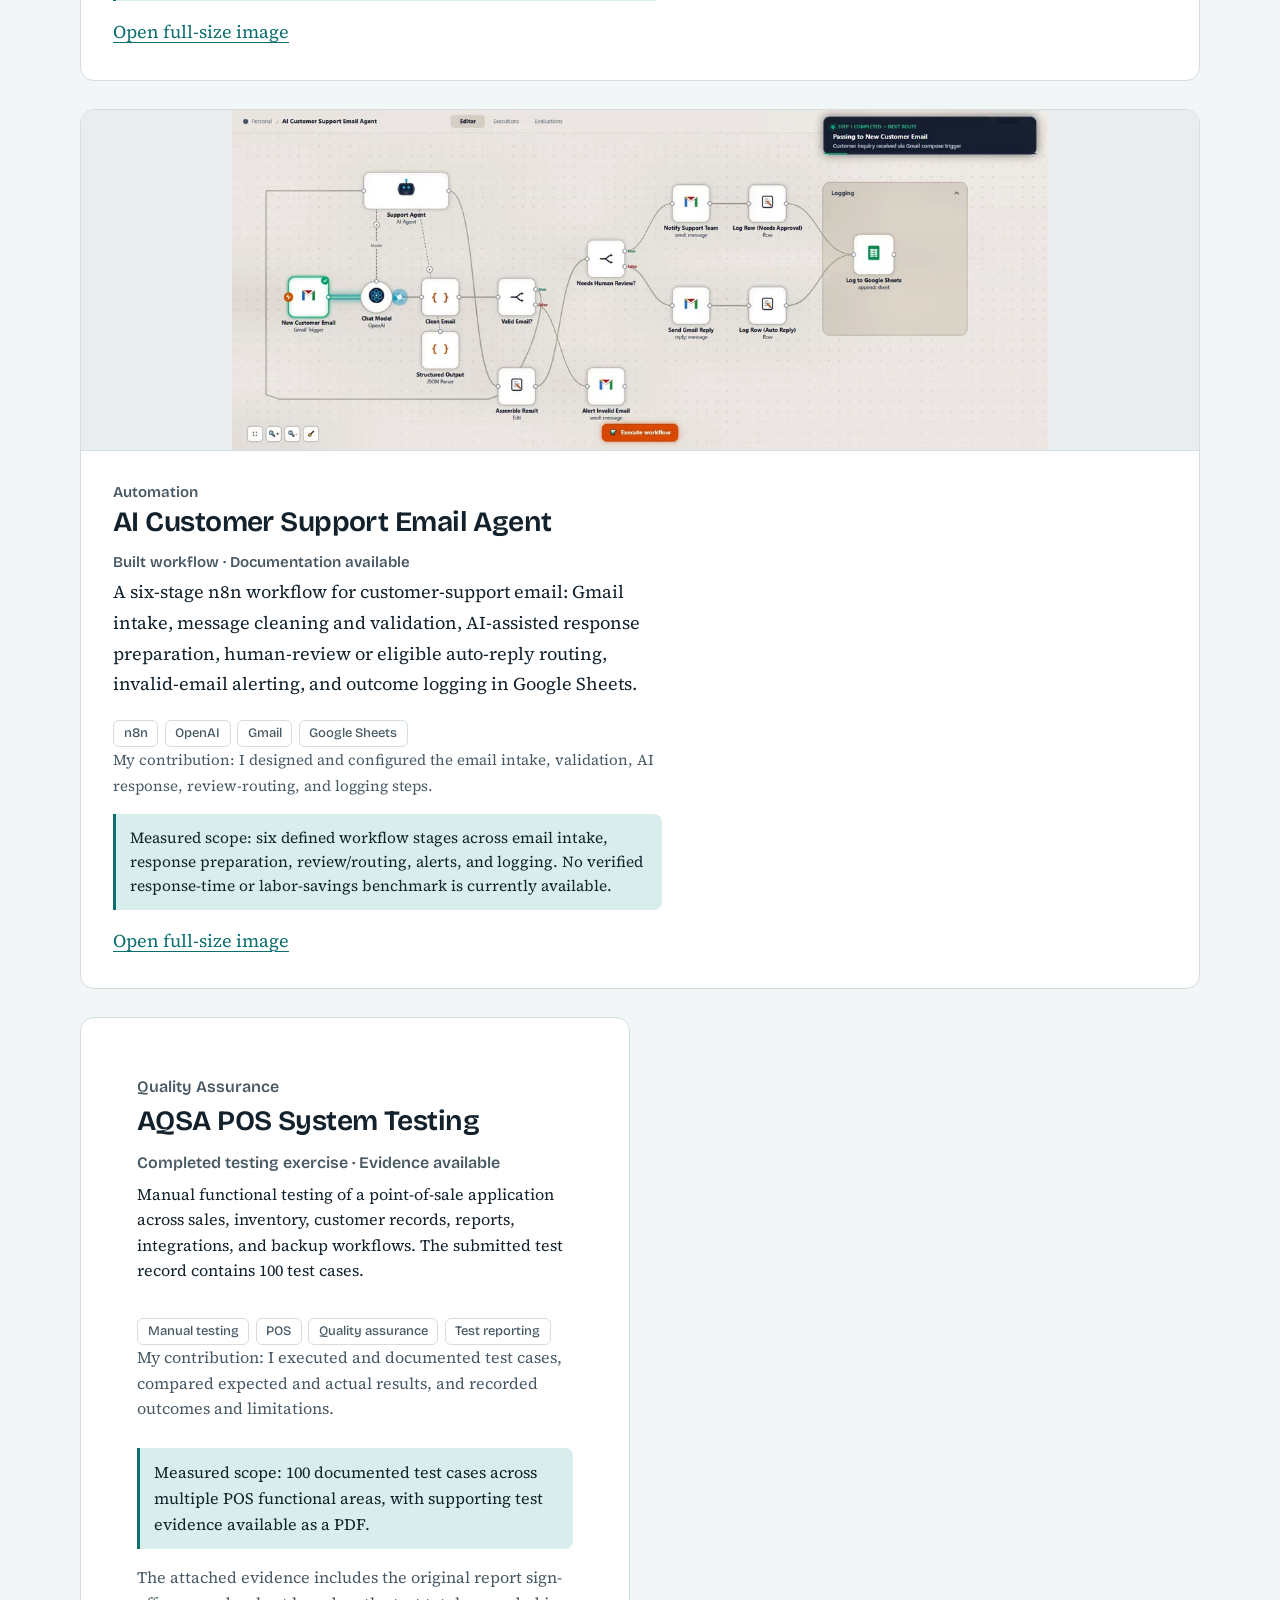
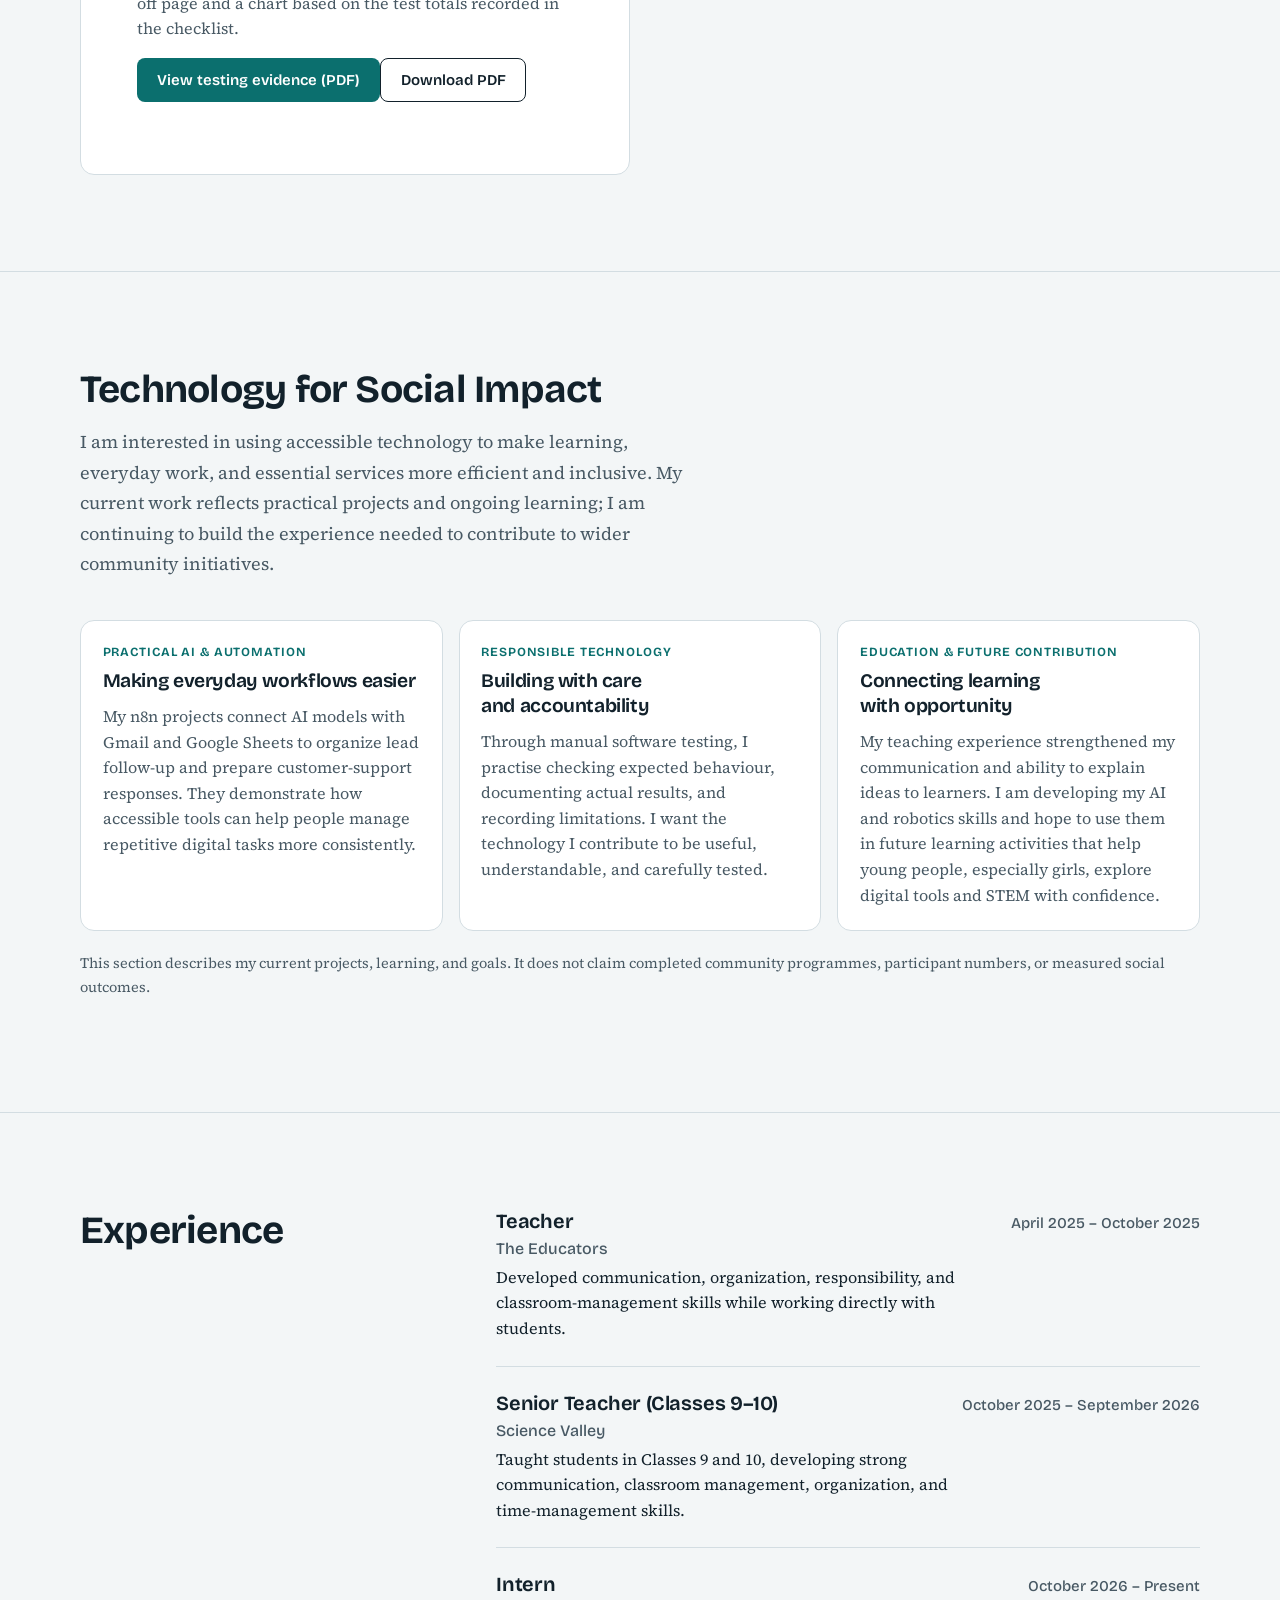
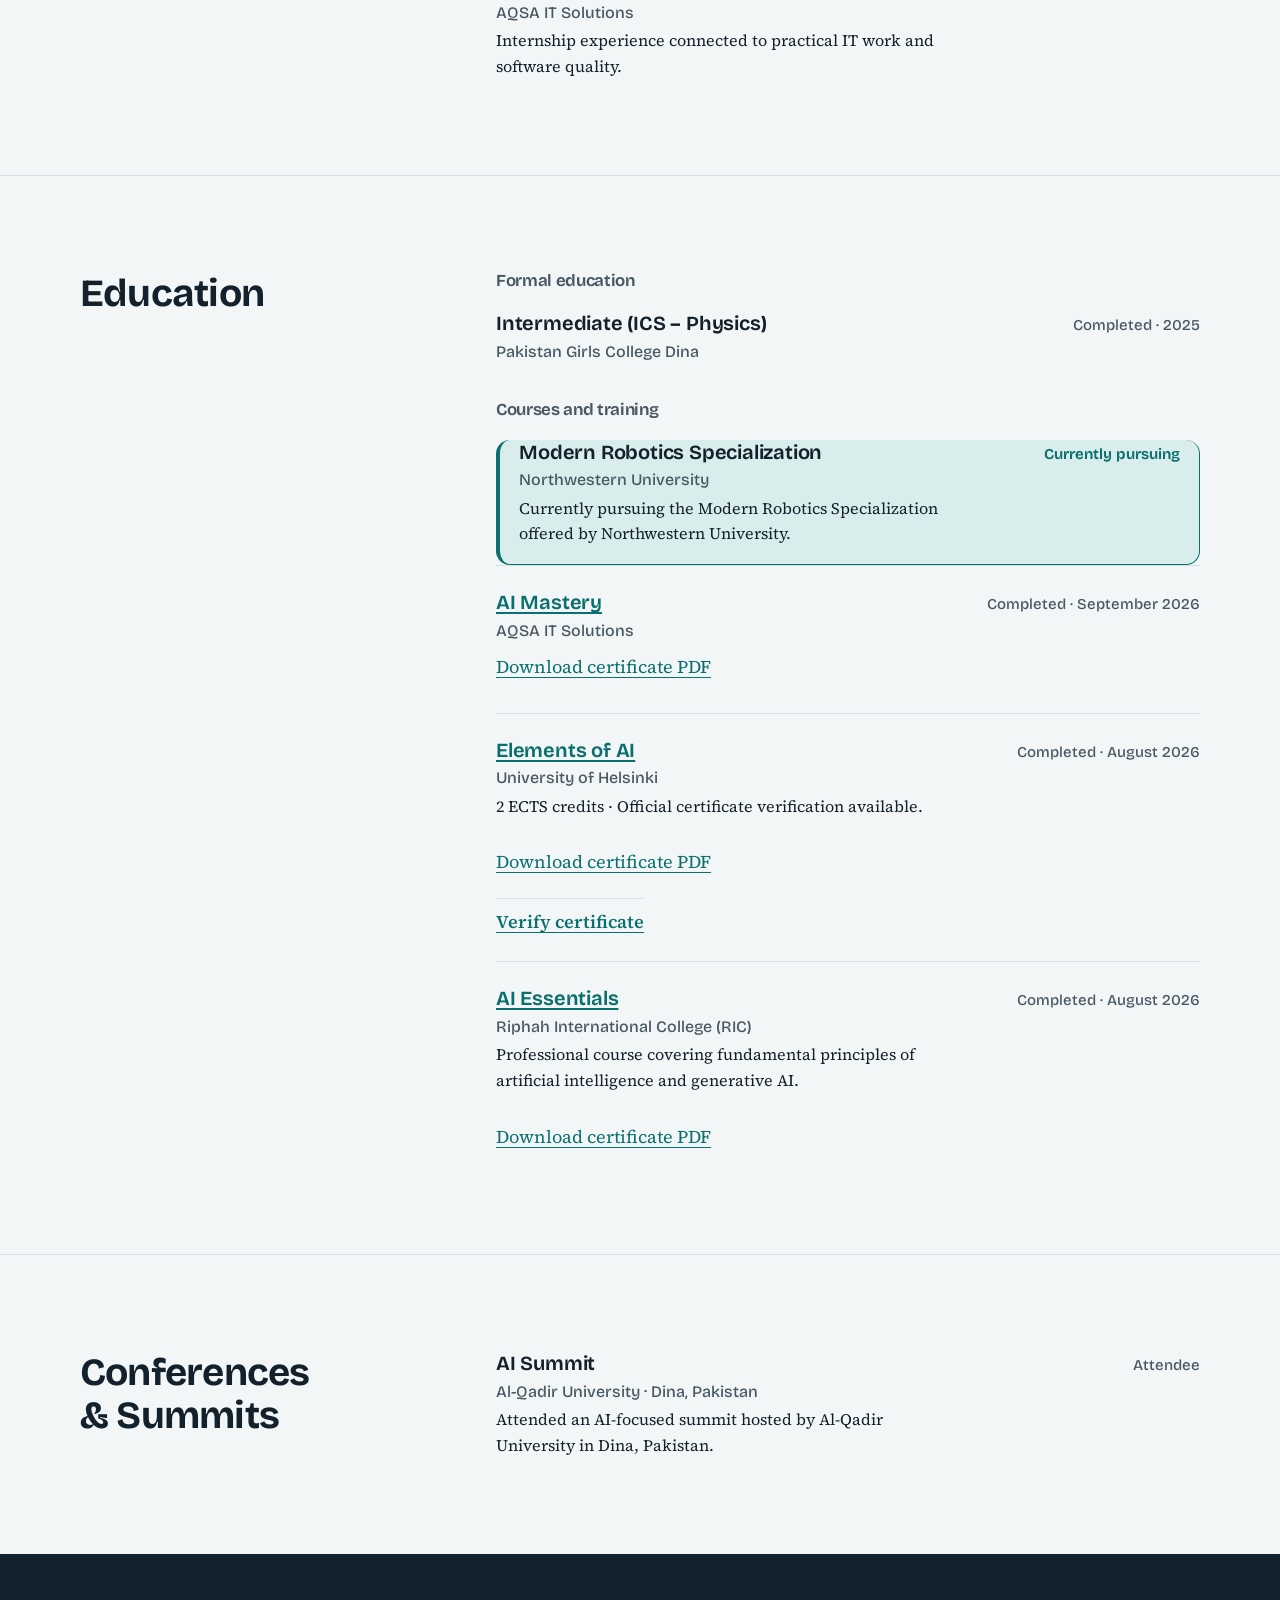
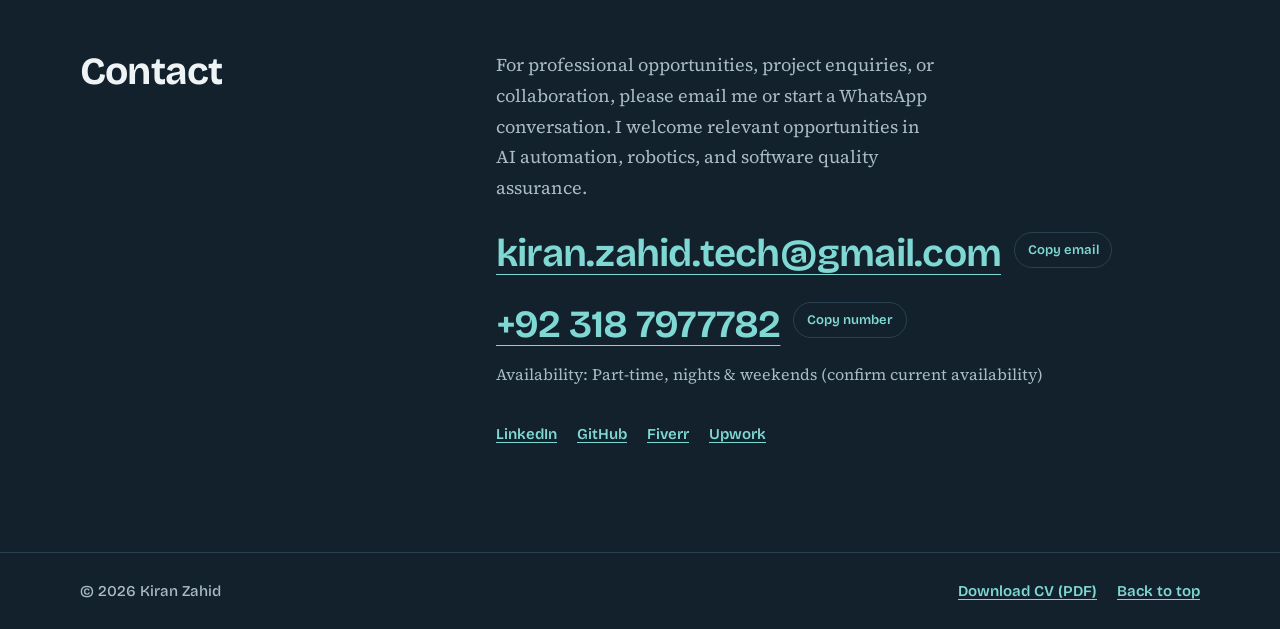
<file: index (1).html>
<!DOCTYPE html>
<html lang="en">
<head>
  <meta charset="utf-8">
  <meta name="viewport" content="width=device-width, initial-scale=1">
  <title>Kiran Zahid — AI Automation · Robotics · Software QA</title>
  <meta name="description" content="Kiran Zahid’s portfolio: practical AI workflow automation, robotics learning, and documented software quality assurance work.">
  <meta name="color-scheme" content="light dark">
  <meta name="theme-color" content="#f3f6f7" media="(prefers-color-scheme: light)">
  <meta name="theme-color" content="#0e1a21" media="(prefers-color-scheme: dark)">
  <link rel="canonical" href="https://nexus-kinematics.github.io/Kiranzahid_portfolio/">

  <meta property="og:type" content="website">
  <meta property="og:site_name" content="Kiran Zahid">
  <meta property="og:title" content="Kiran Zahid — AI Automation · Robotics · Software QA">
  <meta property="og:description" content="Practical AI workflow automation, robotics learning, and software testing projects by Kiran Zahid.">
  <meta property="og:url" content="https://nexus-kinematics.github.io/Kiranzahid_portfolio/">
  <meta property="og:image" content="https://nexus-kinematics.github.io/Kiranzahid_portfolio/og-image.png">
  <meta property="og:image:width" content="1200">
  <meta property="og:image:height" content="630">
  <meta property="og:image:alt" content="Kiran Zahid, AI Automation Developer">
  <meta name="twitter:card" content="summary_large_image">

  <link rel="icon" href="favicon.svg" type="image/svg+xml">
  <link rel="apple-touch-icon" href="apple-touch-icon.png">
  <link rel="preload" href="fonts/bricolage-grotesque-latin-wght-normal.woff2" as="font" type="font/woff2" crossorigin>
  <link rel="stylesheet" href="style.css">
  <script>document.documentElement.classList.add('js');</script>
</head>
<body>
  <a class="skip-link" href="#main">Skip to main content</a>

  <header class="site-header">
    <div class="wrap site-header__inner">
      <a class="brand" href="#top">Kiran Zahid</a>
      <button class="nav-toggle" id="navToggle" type="button" aria-expanded="false" aria-controls="siteNav">Menu</button>
      <nav class="nav" id="siteNav" aria-label="Main">
        <ul class="nav__list">
          <li><a class="nav__link" href="#about">About</a></li>
          <li><a class="nav__link" href="#skills">Skills</a></li>
          <li><a class="nav__link" href="#projects">Projects</a></li>
          <li><a class="nav__link" href="#impact">Social impact</a></li>
          <li><a class="nav__link" href="#experience">Experience</a></li>
          <li><a class="nav__link" href="#education">Education</a></li>
          <li><a class="nav__link" href="#summits">Summits</a></li>
          <li><a class="nav__link nav__link--cta" href="#contact">Contact</a></li>
        </ul>
      </nav>
    </div>
  </header>

  <main id="main">
    <section class="hero" id="top" aria-labelledby="hero-title">
      <div class="wrap hero__grid">
        <div class="hero__text">
          <h1 id="hero-title">Kiran Zahid</h1>
          <p class="hero__role" data-edit="heroRole" data-label="Professional title" data-group="Profile and about">AI Automation Developer · Robotics Learner · Software QA Tester</p>
          <p class="hero__intro" data-edit="heroIntro" data-label="Hero introduction" data-group="Profile and about">I build practical n8n and Zapier workflows that connect OpenAI, Gmail, and Google Sheets, and I document software testing with clear test cases and results. I’m also developing my foundations in robotics and automation. I’m seeking entry-level opportunities and internships where I can contribute to practical AI, automation, and software projects while continuing to grow my robotics skills.</p>
          <div class="hero__actions">
            <a class="btn btn--primary" href="#projects">View projects</a>
            <a class="btn btn--secondary" id="heroCvLink" href="Kiran-Zahid-CV.pdf" download>Download CV (PDF)</a>
          </div>
          <ul class="link-list" aria-label="Profiles">
            <li><a href="https://www.linkedin.com/in/kiran-zahid-3a4a5a433" target="_blank" rel="noopener noreferrer">LinkedIn<span class="visually-hidden"> (opens in a new tab)</span></a></li>
            <li><a href="https://github.com/Nexus-Kinematics" target="_blank" rel="noopener noreferrer">GitHub<span class="visually-hidden"> (opens in a new tab)</span></a></li>
            <li><a href="https://www.fiverr.com/s/Vrrma2z" target="_blank" rel="noopener noreferrer">Fiverr<span class="visually-hidden"> (opens in a new tab)</span></a></li>
            <li><a href="https://www.upwork.com/freelancers/~01c463310230087cd5?mp_source=share" target="_blank" rel="noopener noreferrer">Upwork<span class="visually-hidden"> (opens in a new tab)</span></a></li>
          </ul>
        </div>
        <figure class="portrait">
          <img
            src="assets/kiran-profile.jpg"
            srcset="assets/kiran-profile-480.jpg 480w, assets/kiran-profile.jpg 716w"
            sizes="(max-width: 760px) 80vw, 380px"
            width="716" height="896"
            fetchpriority="high"
            alt="Kiran Zahid seated at a desk in a navy blazer and black hijab, holding a folder.">
        </figure>
      </div>
    </section>

    <section class="section" id="about" aria-labelledby="about-title">
      <div class="wrap section__grid">
        <h2 id="about-title">About</h2>
        <div class="prose">
          <p class="lead" data-edit="aboutLead" data-label="About headline" data-group="Profile and about">I build practical automations and approach software quality with a structured, detail-oriented testing mindset.</p>
          <p data-edit="aboutText1" data-label="About paragraph 1" data-group="Profile and about">My automation work brings together n8n, Zapier, OpenAI models, Gmail, and Google Sheets to streamline lead qualification and customer-support email workflows.</p>
          <p data-edit="aboutText2" data-label="About paragraph 2" data-group="Profile and about">I have documented manual functional testing for a point-of-sale application, including test-case execution and comparison of expected and actual results. Alongside this practical work, I am pursuing Modern Robotics coursework and continue developing my robotics fundamentals.</p>
          <p data-edit="aboutText3" data-label="About paragraph 3" data-group="Profile and about">I am based in Punjab, Pakistan, and I speak English, Urdu, and some French.</p>
        </div>
      </div>
    </section>

    <section class="section" id="skills" aria-labelledby="skills-title">
      <div class="wrap section__grid">
        <h2 id="skills-title">Skills</h2>
        <div>
          <div class="skills">
            <div class="skills__group">
              <h3>Automation and AI</h3>
              <ul>
                <li>AI automation</li>
                <li>Workflow automation with n8n and Zapier</li>
                <li>AI tools and large language models (LLMs)</li>
                <li>Gmail, Google Sheets, and OpenAI integrations</li>
              </ul>
            </div>
            <div class="skills__group">
              <h3>Robotics</h3>
              <ul>
                <li>Robotics and automation fundamentals</li>
                <li>Sensors and embedded systems (project in progress)</li>
              </ul>
              <p class="skills__note">Currently studying the Modern Robotics Specialization.</p>
            </div>
            <div class="skills__group">
              <h3>Software testing</h3>
              <ul>
                <li>Manual functional testing</li>
                <li>Test-case execution</li>
                <li>Comparing expected and actual results</li>
                <li>Documenting test outcomes</li>
              </ul>
            </div>
            <div class="skills__group">
              <h3>Professional and languages</h3>
              <ul>
                <li>Communication and organization</li>
                <li>Time management</li>
                <li>English (fluent), Urdu (native), French (basic)</li>
              </ul>
            </div>
          </div>
        </div>
      </div>
    </section>

    <section class="section" id="projects" aria-labelledby="projects-title">
      <div class="wrap">
        <h2 id="projects-title">Projects</h2>
        <p class="section-intro">Explore selected projects highlighting my technical skills, hands-on work, and ongoing development across AI, automation, and robotics.</p>

        <article class="project" aria-labelledby="p-lead">
          <div class="project__shot">
            <img
              src="assets/lead-qualification-workflow-1200.webp"
              srcset="assets/lead-qualification-workflow-1200.webp 1200w, assets/lead-qualification-workflow.webp 1920w"
              sizes="(max-width: 1120px) 100vw, 1120px"
              width="1920" height="800" loading="lazy"
              alt="Workflow editor showing an AI lead qualification automation: a web form feeds lead cleaning, AI scoring, saving to Google Sheets, sales notifications by lead priority, and an error alert.">
          </div>
          <div class="project__body">
            <div>
              <p class="project__kind">Workflow automation · Built and documented</p>
              <h3 class="project__title" id="p-lead" data-edit="leadTitle" data-label="Lead qualification: title" data-group="Projects">AI Lead Qualification &amp; CRM Automation</h3>
              <p data-edit="leadDesc" data-label="Lead qualification: description" data-group="Projects">A six-stage n8n workflow that receives web-form leads, normalizes incoming data, uses an OpenAI model to classify each lead into one of three priority levels (Hot, Warm, or Cold), records the result in Google Sheets, sends an acknowledgement email, and notifies the team according to priority.</p>
              <p class="project__note"><strong>My contribution:</strong> I designed and configured the workflow steps and the connections between the form, OpenAI, Google Sheets, and Gmail.</p><p class="project__outcome"><strong>Outcome:</strong> Measured scope: six connected workflow stages and three lead-priority categories. The workflow centralizes lead records and routes follow-up notifications; processing-time and time-saved benchmarks have not been measured.</p>
              <ul class="tags" aria-label="Technologies">
                <li>n8n</li>
                <li>OpenAI</li>
                <li>Google Sheets</li>
                <li>Gmail</li>
              </ul>
              <p class="project__zoom"><a href="assets/lead-qualification-workflow.webp" target="_blank" rel="noopener noreferrer">Open full-size screenshot<span class="visually-hidden"> (opens in a new tab)</span></a></p>

            </div>
            <div class="project__steps">
              <h4>How it works</h4>
              <ol class="flow" role="list">
                <li><strong>Ingest and clean.</strong> A new form submission is normalized.</li>
                <li><strong>Qualify with AI.</strong> A GPT model scores the lead and labels it Hot, Warm, or Cold.</li>
                <li><strong>Save and reply.</strong> The lead is added to Google Sheets and receives an email.</li>
                <li><strong>Notify sales.</strong> The team is alerted according to lead priority.</li>
              </ol>
            </div>
          </div>
        </article>

        <article class="project" aria-labelledby="p-support">
          <div class="project__shot">
            <img
              src="assets/customer-support-email-agent-1200.webp"
              srcset="assets/customer-support-email-agent-1200.webp 1200w, assets/customer-support-email-agent.webp 2048w"
              sizes="(max-width: 1120px) 100vw, 1120px"
              width="2048" height="853" loading="lazy"
              alt="Workflow editor showing an AI customer support email agent: a Gmail trigger, email cleaning and validation, an AI support agent, a human review check, Gmail replies or support team alerts, and Google Sheets logging.">
          </div>
          <div class="project__body">
            <div>
              <p class="project__kind">Workflow automation · Built and documented</p>
              <h3 class="project__title" id="p-support" data-edit="supportTitle" data-label="Support email agent: title" data-group="Projects">AI Customer Support Email Agent</h3>
              <p data-edit="supportDesc" data-label="Support email agent: description" data-group="Projects">A six-stage n8n workflow for customer-support email: Gmail intake, message cleaning and validation, AI-assisted response preparation, human-review or eligible auto-reply routing, invalid-email alerting, and outcome logging in Google Sheets.</p>
              <p class="project__note"><strong>My contribution:</strong> I designed and configured the email intake, validation, AI response, review-routing, and logging steps.</p><p class="project__outcome"><strong>Outcome:</strong> Measured scope: six defined workflow stages across email intake, response preparation, review/routing, alerts, and logging. No verified response-time or labor-savings benchmark is currently available.</p>
              <ul class="tags" aria-label="Technologies">
                <li>n8n</li>
                <li>OpenAI</li>
                <li>Gmail</li>
                <li>Google Sheets</li>
              </ul>
              <p class="project__zoom"><a href="assets/customer-support-email-agent.webp" target="_blank" rel="noopener noreferrer">Open full-size screenshot<span class="visually-hidden"> (opens in a new tab)</span></a></p>

            </div>
            <div class="project__steps">
              <h4>How it works</h4>
              <ol class="flow" role="list">
                <li><strong>Receive.</strong> A Gmail trigger picks up each new customer email.</li>
                <li><strong>Clean and validate.</strong> The email is structured and checked. Invalid emails raise an alert.</li>
                <li><strong>Draft with AI.</strong> A support agent prepares the result.</li>
                <li><strong>Route and log.</strong> The email goes to human review or receives an automatic reply, and the outcome is logged to Google Sheets.</li>
              </ol>
            </div>
          </div>
        </article>

        <div class="project-grid">
          <article class="project" aria-labelledby="p-pos">
            <span class="badge">Completed testing exercise · Evidence available</span>
            <h3 id="p-pos" data-edit="posTitle" data-label="AQSA POS testing: title" data-group="Projects">AQSA POS System Testing</h3>
            <p data-edit="posDesc" data-label="AQSA POS testing: description" data-group="Projects">Manual functional testing of a point-of-sale application across sales, inventory, customer records, reports, integrations, and backup workflows. The submitted test record contains 100 test cases.</p>
            <ul class="project__list">
              <li>Executed and documented test cases</li>
              <li>Compared expected and observed results</li>
              <li>Recorded defects, blocked checks, and limitations</li>
              <li>Summarized the recorded test outcomes in a visual chart</li>
            </ul>
            <p class="project__note"><strong>My contribution:</strong> I executed and documented test cases, compared expected and actual results, and recorded outcomes and limitations.</p><p class="project__outcome"><strong>Outcome:</strong> Measured scope: 100 documented test cases across multiple POS functional areas, with supporting test evidence available as a PDF.</p>
            <p class="project__actions">
              <a class="btn btn--primary" href="assets/AQSA-POS-Testing-Evidence.pdf" target="_blank" rel="noopener noreferrer">View testing evidence (PDF)</a>
              <a class="btn btn--secondary" href="assets/AQSA-POS-Testing-Evidence.pdf" download>Download PDF</a>
            </p>
            <ul class="tags" aria-label="Focus areas">
              <li>Manual testing</li>
              <li>POS</li>
              <li>Quality assurance</li>
              <li>Test reporting</li>
            </ul>
          </article>
        </div>
      </div>
    </section>

    <section class="section" id="impact" aria-labelledby="impact-title">
      <div class="wrap">
        <h2 id="impact-title">Technology for Social Impact</h2>
        <p class="section-intro">I am interested in using accessible technology to make learning, everyday work, and essential services more efficient and inclusive. My current work reflects practical projects and ongoing learning; I am continuing to build the experience needed to contribute to wider community initiatives.</p>
        <div class="impact-grid">
          <article class="impact-card">
            <p class="impact-card__eyebrow">Practical AI &amp; automation</p>
            <h3>Making everyday workflows easier</h3>
            <p>My n8n projects connect AI models with Gmail and Google Sheets to organize lead follow-up and prepare customer-support responses. They demonstrate how accessible tools can help people manage repetitive digital tasks more consistently.</p>
          </article>
          <article class="impact-card">
            <p class="impact-card__eyebrow">Responsible technology</p>
            <h3>Building with care and accountability</h3>
            <p>Through manual software testing, I practise checking expected behaviour, documenting actual results, and recording limitations. I want the technology I contribute to be useful, understandable, and carefully tested.</p>
          </article>
          <article class="impact-card">
            <p class="impact-card__eyebrow">Education &amp; future contribution</p>
            <h3>Connecting learning with opportunity</h3>
            <p>My teaching experience strengthened my communication and ability to explain ideas to learners. I am developing my AI and robotics skills and hope to use them in future learning activities that help young people, especially girls, explore digital tools and STEM with confidence.</p>
          </article>
        </div>
        <p class="impact-note">This section describes my current projects, learning, and goals. It does not claim completed community programmes, participant numbers, or measured social outcomes.</p>
      </div>
    </section>

    <section class="section" id="experience" aria-labelledby="experience-title">
      <div class="wrap section__grid"><h2 id="experience-title">Experience</h2><ul class="entries">
        <li class="entry"><div class="entry__head"><h3 class="entry__title">Teacher</h3><p class="entry__when">Apr 2025 – Oct 2025</p></div><p class="entry__org">The Educators</p><p class="entry__text">Developed communication, organization, responsibility, and classroom-management skills while working directly with students.</p></li>
        <li class="entry"><div class="entry__head"><h3 class="entry__title">Senior Teacher (Classes 9–10)</h3><p class="entry__when">Oct 2025 – Sep 2026</p></div><p class="entry__org">Science Valley</p><p class="entry__text">Taught students in Classes 9 and 10, developing strong communication, classroom management, organization, and time-management skills.</p></li>
        <li class="entry"><div class="entry__head"><h3 class="entry__title">Intern</h3><p class="entry__when">Oct 2026 – Present</p></div><p class="entry__org">AQSA IT Solutions</p><p class="entry__text">Internship experience connected to practical IT work and software quality.</p></li>
      </ul></div>
    </section>

    <section class="section" id="education" aria-labelledby="education-title">
      <div class="wrap section__grid">
        <h2 id="education-title">Education</h2>
        <div>
          <h3 class="subhead">Formal education</h3>
          <ul class="entries">
            <li class="entry">
              <div class="entry__head">
                <h4 class="entry__title" data-edit="edu1Title" data-label="Education: qualification" data-group="Experience and education">Intermediate (ICS – Physics)</h4>
                <p class="entry__when">Completed 2025</p>
              </div>
              <p class="entry__org" data-edit="edu1Org" data-label="Education: institution" data-group="Experience and education">Pakistan Girls College Dina</p>
            </li>
          </ul>

          <h3 class="subhead">Courses and training</h3>
          <ul class="entries">
            <li class="entry">
              <div class="entry__head">
                <h4 class="entry__title">Modern Robotics Specialization</h4>
                <p class="entry__when entry__status--active" data-edit="course1Status" data-label="Modern Robotics: status" data-group="Experience and education">Currently pursuing · Featured technical coursework</p>
              </div>
              <p class="entry__org">Northwestern University</p>
            </li>
            <li class="entry">
              <div class="entry__head">
                <h4 class="entry__title">AI Mastery</h4>
                <p class="entry__when">Completed · 21 Sep 2026</p>
              </div>
              <p class="entry__org">AQSA IT Solutions</p>
            </li>
            <li class="entry">
              <div class="entry__head">
                <h4 class="entry__title">Elements of AI</h4>
                <p class="entry__when">Completed · 25 Aug 2026</p>
              </div>
              <p class="entry__org">University of Helsinki</p>
            </li>
            <li class="entry">
              <div class="entry__head">
                <h4 class="entry__title">AI Elements</h4>
                <p class="entry__when">Completed · 10 Aug 2026</p>
              </div>
              <p class="entry__org">Riphah University</p>
            </li>
          </ul>
        </div>
      </div>
    </section>

    <section class="section" id="summits" aria-labelledby="summits-title">
      <div class="wrap section__grid">
        <h2 id="summits-title">Conferences &amp; Summits</h2>
        <div class="entries">
          <article class="entry">
            <div class="entry__head">
              <h3 class="entry__title">AI Summit</h3>
              <p class="entry__when">Attendee</p>
            </div>
            <p class="entry__org">Al-Qadir University · Dina, Pakistan</p>
            <p class="entry__text">Attended an AI-focused summit hosted by Al-Qadir University in Dina, Pakistan.</p>
          </article>
        </div>
      </div>
    </section>

    <section class="section" id="addedContent" aria-labelledby="added-title" hidden>
      <div class="wrap section__grid">
        <h2 id="added-title">More</h2>
        <div class="managed-list" id="publicManagedEntries"></div>
      </div>
    </section>

    <section class="section" id="certificates" aria-labelledby="certificates-title" hidden>
      <div class="wrap section__grid">
        <h2 id="certificates-title">Certificates</h2>
        <div class="entries" id="certificateList"></div>
      </div>
    </section>

    <section class="section" id="customContent" aria-labelledby="custom-title" hidden>
      <div class="wrap section__grid">
        <h2 id="custom-title">More</h2>
        <div class="entries" id="customList"></div>
      </div>
    </section>

    <section class="section contact" id="contact" aria-labelledby="contact-title">
      <div class="wrap section__grid">
        <h2 id="contact-title">Contact</h2>
        <div>
          <p class="contact__copy">For professional opportunities, project enquiries, or collaboration, please email me or start a WhatsApp conversation. I welcome relevant opportunities in AI automation, robotics, and software quality assurance.</p>
          <div class="contact-method"><a class="contact__email" id="contactEmail" href="mailto:kiranzahid188@gmail.com" aria-label="Compose an email to kiranzahid188@gmail.com">kiranzahid188@gmail.com</a><button class="copy-link" type="button" data-copy="kiranzahid188@gmail.com" aria-label="Copy email address">Copy email</button></div>
          <div class="contact-method"><a class="contact__email contact__phone" id="contactPhone" href="https://wa.me/923187977782" target="_blank" rel="noopener noreferrer" aria-label="Start a WhatsApp chat with Kiran Zahid">+92 318 7977782</a><button class="copy-link" type="button" data-copy="+923187977782" aria-label="Copy WhatsApp number">Copy number</button></div>
          <p class="contact__meta" id="contactAvailability">Availability: part-time, night shifts, and weekends.</p>
          <ul class="link-list" aria-label="Profiles">
            <li><a href="https://www.linkedin.com/in/kiran-zahid-3a4a5a433" target="_blank" rel="noopener noreferrer">LinkedIn<span class="visually-hidden"> (opens in a new tab)</span></a></li>
            <li><a href="https://github.com/Nexus-Kinematics" target="_blank" rel="noopener noreferrer">GitHub<span class="visually-hidden"> (opens in a new tab)</span></a></li>
            <li><a href="https://www.fiverr.com/s/Vrrma2z" target="_blank" rel="noopener noreferrer">Fiverr<span class="visually-hidden"> (opens in a new tab)</span></a></li>
            <li><a href="https://www.upwork.com/freelancers/~01c463310230087cd5?mp_source=share" target="_blank" rel="noopener noreferrer">Upwork<span class="visually-hidden"> (opens in a new tab)</span></a></li>
          </ul>
        </div>
      </div>
    </section>
  </main>


  <footer class="site-footer">
    <div class="wrap site-footer__inner">
      <p>&copy; <span id="year">2026</span> Kiran Zahid</p>
      <ul class="link-list" aria-label="Footer">
        <li><a href="Kiran-Zahid-CV.pdf" download>Download CV (PDF)</a></li>
        <li><a href="#top">Back to top</a></li>
      </ul>
    </div>
  </footer>

  <script src="script.js" defer></script>
</body>
</html>
</file>
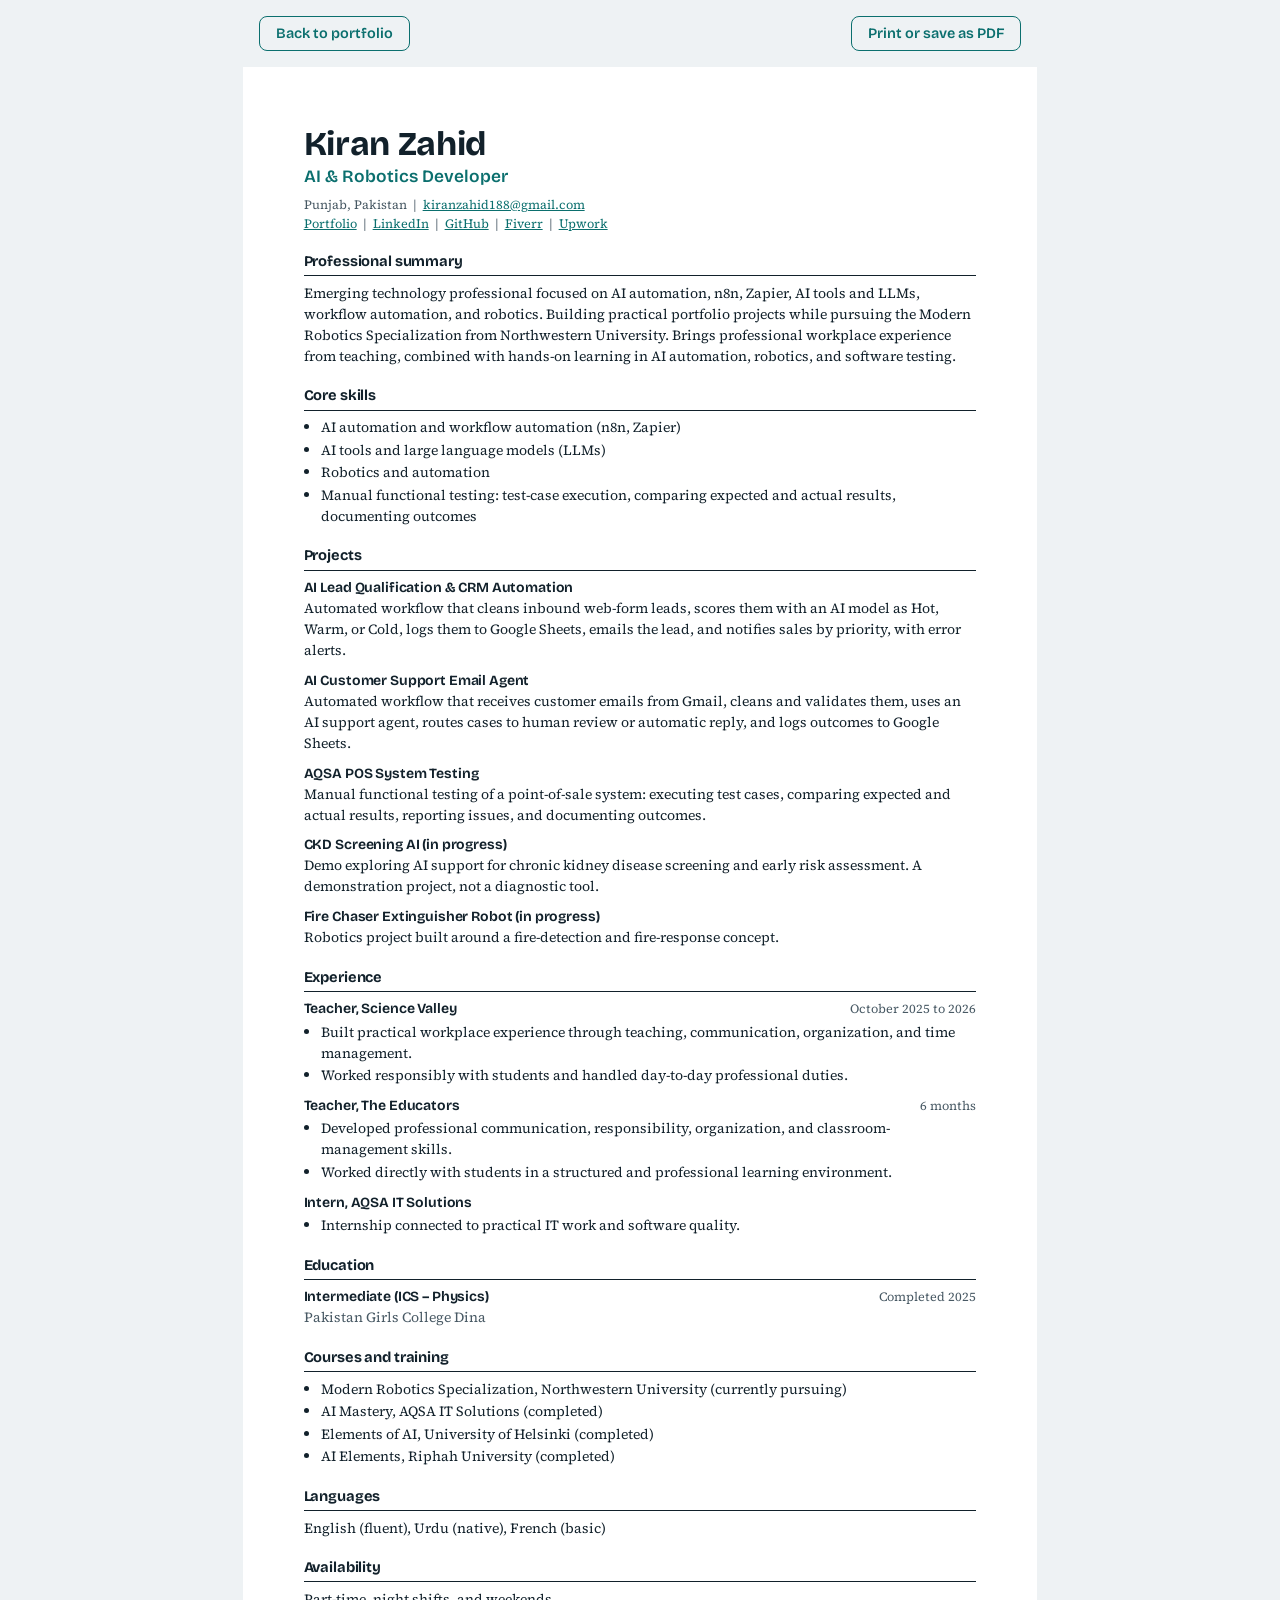
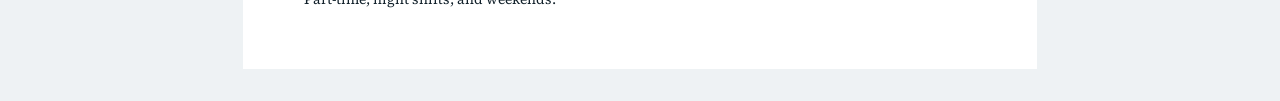
<file: Kiran-Zahid-Portfolio-Final-With-AQSA-Evidence/cv.html>
<!DOCTYPE html>
<html lang="en">
<head>
  <meta charset="utf-8">
  <meta name="viewport" content="width=device-width, initial-scale=1">
  <title>Kiran Zahid CV | AI &amp; Robotics Developer</title>
  <meta name="description" content="Curriculum vitae of Kiran Zahid, AI and Robotics Developer.">
  <link rel="canonical" href="https://nexus-kinematics.github.io/Kiranzahid_portfolio/cv.html">
  <link rel="icon" href="favicon.svg" type="image/svg+xml">
  <style>
    @font-face{font-family:"Bricolage Grotesque";src:url("fonts/bricolage-grotesque-latin-wght-normal.woff2") format("woff2");font-weight:200 800;font-display:swap}
    @font-face{font-family:"Source Serif 4";src:url("fonts/source-serif-4-latin-wght-normal.woff2") format("woff2");font-weight:200 900;font-display:swap}
    :root{--ink:#12212b;--muted:#485964;--line:#c9d4da;--accent:#0b6f6e}
    *{box-sizing:border-box}
    body{margin:0;background:#eef2f4;color:var(--ink);font-family:"Source Serif 4",Georgia,serif;font-size:10.5pt;line-height:1.5}
    .toolbar{max-width:210mm;margin:1rem auto 0;padding:0 1rem;display:flex;gap:.75rem;align-items:center;justify-content:space-between;font:600 .9rem "Bricolage Grotesque","Segoe UI",sans-serif}
    .toolbar a,.toolbar button{color:var(--accent);background:none;border:1.5px solid var(--accent);border-radius:8px;padding:.5rem 1rem;font:inherit;cursor:pointer;text-decoration:none}
    .toolbar a:focus-visible,.toolbar button:focus-visible,.cv a:focus-visible{outline:3px solid var(--accent);outline-offset:2px}
    .cv{width:210mm;max-width:100%;margin:1rem auto 2rem;background:#fff;padding:16mm 16mm 14mm}
    h1,h2,h3{font-family:"Bricolage Grotesque","Segoe UI",sans-serif;margin:0;letter-spacing:-.01em}
    h1{font-size:25pt;line-height:1.05;font-weight:750}
    .role{margin:.2rem 0 .5rem;color:var(--accent);font:600 13pt "Bricolage Grotesque","Segoe UI",sans-serif}
    .contact{margin:0;font-size:9.5pt;color:var(--muted)}
    .contact a{color:var(--accent)}
    h2{margin:1.1rem 0 .4rem;padding-bottom:.2rem;border-bottom:1.5px solid var(--ink);font-size:11pt;font-weight:700}
    h3{font-size:10.5pt;font-weight:650}
    p{margin:0 0 .4rem}
    ul{margin:.15rem 0 .4rem;padding-left:1.1rem}
    li{margin:.1rem 0}
    .row{display:flex;justify-content:space-between;gap:1rem;align-items:baseline}
    .row span{color:var(--muted);font-size:9.5pt;white-space:nowrap}
    .org{color:var(--muted);margin:0 0 .15rem}
    .item{break-inside:avoid;margin-bottom:.55rem}
    @page{size:A4;margin:0}
    @media print{body{background:#fff}.toolbar{display:none}.cv{margin:0;width:auto;padding:14mm 16mm}}
  </style>
</head>
<body>
  <nav class="toolbar" aria-label="CV tools">
    <a href="index.html">Back to portfolio</a>
    <button type="button" onclick="window.print()">Print or save as PDF</button>
  </nav>
  <main class="cv">
    <header>
      <h1>Kiran Zahid</h1>
      <p class="role">AI &amp; Robotics Developer</p>
      <p class="contact"><span id="cvLocationOut">Punjab, Pakistan</span> <span id="cvPhoneOut"></span>&nbsp;|&nbsp; <a href="mailto:kiranzahid188@gmail.com">kiranzahid188@gmail.com</a></p>
      <p class="contact">
        <a id="cvPortfolioOut" href="https://nexus-kinematics.github.io/Kiranzahid_portfolio/">Portfolio</a> &nbsp;|&nbsp;
        <a href="https://www.linkedin.com/in/kiran-zahid-3a4a5a433">LinkedIn</a> &nbsp;|&nbsp;
        <a href="https://github.com/Nexus-Kinematics">GitHub</a> &nbsp;|&nbsp;
        <a href="https://www.fiverr.com/s/Vrrma2z">Fiverr</a> &nbsp;|&nbsp;
        <a href="https://www.upwork.com/freelancers/~01c463310230087cd5?mp_source=share">Upwork</a>
      </p>
    </header>

    <h2>Professional summary</h2>
    <div id="cvSummaryOut">
    <p>Emerging technology professional focused on AI automation, n8n, Zapier, AI tools and LLMs, workflow automation, and robotics. Building practical portfolio projects while pursuing the Modern Robotics Specialization from Northwestern University. Brings professional workplace experience from teaching, combined with hands-on learning in AI automation, robotics, and software testing.</p>

    </div>
    <h2>Core skills</h2>
    <div id="cvSkillsOut">
    <ul>
      <li>AI automation and workflow automation (n8n, Zapier)</li>
      <li>AI tools and large language models (LLMs)</li>
      <li>Robotics and automation</li>
      <li>Manual functional testing: test-case execution, comparing expected and actual results, documenting outcomes</li>
    </ul>

    </div>
    <h2>Projects</h2>
    <div class="item">
      <h3>AI Lead Qualification &amp; CRM Automation</h3>
      <p>Automated workflow that cleans inbound web-form leads, scores them with an AI model as Hot, Warm, or Cold, logs them to Google Sheets, emails the lead, and notifies sales by priority, with error alerts.</p>
    </div>
    <div class="item">
      <h3>AI Customer Support Email Agent</h3>
      <p>Automated workflow that receives customer emails from Gmail, cleans and validates them, uses an AI support agent, routes cases to human review or automatic reply, and logs outcomes to Google Sheets.</p>
    </div>
    <div class="item">
      <h3>AQSA POS System Testing</h3>
      <p>Manual functional testing of a point-of-sale system: executing test cases, comparing expected and actual results, reporting issues, and documenting outcomes.</p>
    </div>
    <div class="item">
      <h3>CKD Screening AI (in progress)</h3>
      <p>Demo exploring AI support for chronic kidney disease screening and early risk assessment. A demonstration project, not a diagnostic tool.</p>
    </div>
    <div class="item">
      <h3>Fire Chaser Extinguisher Robot (in progress)</h3>
      <p>Robotics project built around a fire-detection and fire-response concept.</p>
    </div>

    <h2>Experience</h2>
    <div id="cvExperienceOut">
    <div class="item">
      <div class="row"><h3>Teacher, Science Valley</h3><span>October 2025 to 2026</span></div>
      <ul>
        <li>Built practical workplace experience through teaching, communication, organization, and time management.</li>
        <li>Worked responsibly with students and handled day-to-day professional duties.</li>
      </ul>
    </div>
    <div class="item">
      <div class="row"><h3>Teacher, The Educators</h3><span>6 months</span></div>
      <ul>
        <li>Developed professional communication, responsibility, organization, and classroom-management skills.</li>
        <li>Worked directly with students in a structured and professional learning environment.</li>
      </ul>
    </div>
    <div class="item">
      <div class="row"><h3>Intern, AQSA IT Solutions</h3></div>
      <ul><li>Internship connected to practical IT work and software quality.</li></ul>
    </div>

    </div>
    <h2>Education</h2>
    <div id="cvEducationOut">
    <div class="item">
      <div class="row"><h3>Intermediate (ICS – Physics)</h3><span>Completed 2025</span></div>
      <p class="org">Pakistan Girls College Dina</p>
    </div>

    </div>
    <h2>Courses and training</h2>
    <div id="cvCertificationsOut">
    <ul>
      <li>Modern Robotics Specialization, Northwestern University (currently pursuing)</li>
      <li>AI Mastery, AQSA IT Solutions (completed)</li>
      <li>Elements of AI, University of Helsinki (completed)</li>
      <li>AI Elements, Riphah University (completed)</li>
    </ul>

    </div>
    <h2>Languages</h2>
    <div id="cvLanguagesOut">
    <p>English (fluent), Urdu (native), French (basic)</p>

    </div>
    <h2>Availability</h2>
    <div id="cvAvailabilityOut">
    <p>Part-time, night shifts, and weekends.</p>
  </div>
    </main>

  <script>
    /* Show details saved in the dashboard (this browser only). Falls back to the text above. */
    (function () {
      var saved = {};
      try { saved = JSON.parse(localStorage.getItem('kiranPortfolioCVFieldsV2')) || {}; } catch (e) {}
      var url = ''; try { url = localStorage.getItem('kiranPortfolioUrlV1') || ''; } catch (e) {}
      function lines(box, text) {
        box.textContent = '';
        var list = null;
        text.split(/\r?\n/).forEach(function (line) {
          var t = line.trim();
          if (!t) { list = null; return; }
          if (/^[•\-*]\s*/.test(t)) {
            if (!list) { list = document.createElement('ul'); box.appendChild(list); }
            var li = document.createElement('li'); li.textContent = t.replace(/^[•\-*]\s*/, ''); list.appendChild(li);
          } else {
            list = null; var p = document.createElement('p'); p.textContent = t; box.appendChild(p);
          }
        });
      }
      function put(id, key, mode) {
        var v = typeof saved[key] === 'string' ? saved[key].trim() : '';
        var box = document.getElementById(id);
        if (!v || !box) { return; }
        if (mode === 'skills') {
          box.textContent = ''; var ul = document.createElement('ul');
          v.split(',').forEach(function (s) { s = s.trim(); if (s) { var li = document.createElement('li'); li.textContent = s; ul.appendChild(li); } });
          box.appendChild(ul);
        } else { lines(box, v); }
      }
      put('cvSummaryOut', 'cvSummary'); put('cvSkillsOut', 'cvSkills', 'skills');
      put('cvExperienceOut', 'cvExperience'); put('cvEducationOut', 'cvEducation');
      put('cvCertificationsOut', 'cvCertifications'); put('cvLanguagesOut', 'cvLanguages');
      put('cvAvailabilityOut', 'cvAvailability');
      if (saved.cvLocation) { document.getElementById('cvLocationOut').textContent = saved.cvLocation; }
      if (saved.cvPhone) { document.getElementById('cvPhoneOut').textContent = '| ' + saved.cvPhone + ' '; }
      if (/^https?:\/\/\S+$/i.test(url)) { document.getElementById('cvPortfolioOut').href = url; }
    })();
  </script>
</body>
</html>
</file>
<file: style.css>
/* ==========================================================================
   Kiran Zahid portfolio
   All paths are relative so the site works under any GitHub Pages repository path.
   Sections: 1 Fonts · 2 Tokens · 3 Base · 4 Layout · 5 Components ·
             6 Sections · 7 Responsive · 8 Motion
   ========================================================================== */

/* 1. Fonts (self-hosted, SIL Open Font License; see /fonts) ---------------- */
@font-face {
  font-family: "Bricolage Grotesque";
  src: url("fonts/bricolage-grotesque-latin-wght-normal.woff2") format("woff2");
  font-weight: 200 800;
  font-style: normal;
  font-display: swap;
}
@font-face {
  font-family: "Source Serif 4";
  src: url("fonts/source-serif-4-latin-wght-normal.woff2") format("woff2");
  font-weight: 200 900;
  font-style: normal;
  font-display: swap;
}
/* 2. Design tokens --------------------------------------------------------- */
:root {
  color-scheme: light dark;

  --paper: #f3f6f7;
  --surface: #ffffff;
  --ink: #12212b;
  --muted: #485964;
  --line: #d3dde2;

  --accent: #0b6f6e;
  --accent-hover: #095957;
  --on-accent: #ffffff;
  --accent-soft: #d9eeec;

  --warn-bg: #fbebd3;
  --warn-ink: #733b00;

  --band: #12212b;
  --on-band: #eef4f6;
  --band-muted: #a9bcc6;
  --band-accent: #7fd8d3;
  --band-line: #2b4150;

  --font-display: "Bricolage Grotesque", "Segoe UI", system-ui, -apple-system, sans-serif;
  --font-text: "Source Serif 4", Georgia, "Times New Roman", serif;

  --radius: 14px;
  --radius-sm: 8px;
  --wrap: 1120px;
  --gutter: clamp(1.25rem, 4vw, 2rem);
  --header-h: 4.5rem;
}

@media (prefers-color-scheme: dark) {
  :root {
    --paper: #0e1a21;
    --surface: #15252e;
    --ink: #eaf1f3;
    --muted: #9fb2bc;
    --line: #284049;

    --accent: #5cc8c3;
    --accent-hover: #86dcd7;
    --on-accent: #0e1a21;
    --accent-soft: #143a3b;

    --warn-bg: #3d2a10;
    --warn-ink: #f6d9a8;

    --band: #081217;
    --band-line: #22373f;
  }
}

/* 3. Base ------------------------------------------------------------------ */
*,
*::before,
*::after { box-sizing: border-box; }

html {
  scroll-behavior: smooth;
  scroll-padding-top: calc(var(--header-h) + 1rem);
  -webkit-text-size-adjust: 100%;
}

body {
  margin: 0;
  background: var(--paper);
  color: var(--ink);
  font-family: var(--font-text);
  font-size: 1.125rem;
  line-height: 1.7;
  overflow-x: hidden;
}

img { display: block; max-width: 100%; height: auto; }

h1, h2, h3, h4 {
  margin: 0;
  font-family: var(--font-display);
  line-height: 1.12;
  letter-spacing: -0.02em;
  text-wrap: balance;
}
h2 { font-size: clamp(1.75rem, 3.4vw, 2.4rem); font-weight: 700; }
h3 { font-size: 1.25rem; font-weight: 650; }

p { margin: 0 0 1rem; }
ul, ol { margin: 0; padding: 0; }

a {
  color: var(--accent);
  text-decoration-thickness: 1px;
  text-underline-offset: 0.2em;
  transition: color 0.15s;
}
a:hover { color: var(--accent-hover); text-decoration-thickness: 2px; }

:focus-visible {
  outline: 3px solid var(--accent);
  outline-offset: 3px;
  border-radius: 4px;
}

.visually-hidden {
  position: absolute !important;
  width: 1px; height: 1px;
  margin: -1px; padding: 0;
  overflow: hidden;
  clip: rect(0 0 0 0);
  white-space: nowrap;
  border: 0;
}

.skip-link {
  position: absolute;
  left: 1rem; top: -4rem;
  z-index: 100;
  padding: 0.6rem 1rem;
  background: var(--ink);
  color: var(--paper);
  font: 600 0.9375rem var(--font-display);
  border-radius: var(--radius-sm);
}
.skip-link:focus { top: 1rem; }

/* 4. Layout ---------------------------------------------------------------- */
.wrap {
  width: min(100% - 2 * var(--gutter), var(--wrap));
  margin-inline: auto;
}

.section {
  padding-block: clamp(3.5rem, 8vw, 6rem);
  border-top: 1px solid var(--line);
}

.section__grid {
  display: grid;
  grid-template-columns: minmax(0, 1fr) minmax(0, 2fr);
  gap: clamp(1.5rem, 5vw, 4rem);
}

.prose { max-width: 62ch; }
.prose p:last-child { margin-bottom: 0; }

/* 5. Components ------------------------------------------------------------ */

/* Header and navigation */
.site-header {
  position: sticky;
  top: 0;
  z-index: 30;
  background: var(--paper);
  border-bottom: 1px solid var(--line);
}
.site-header__inner {
  display: flex;
  align-items: center;
  justify-content: space-between;
  gap: 1rem;
  min-height: var(--header-h);
}

.brand {
  display: inline-flex;
  align-items: center;
  min-height: 44px;
  color: var(--ink);
  font: 700 1.25rem var(--font-display);
  letter-spacing: -0.02em;
  text-decoration: none;
}
.brand:hover { color: var(--accent); }

.nav__list {
  display: flex;
  align-items: center;
  gap: 0.25rem;
  list-style: none;
}
.nav__link {
  display: inline-flex;
  align-items: center;
  min-height: 44px;
  padding: 0 0.8rem;
  color: var(--muted);
  font: 600 0.9375rem var(--font-display);
  text-decoration: none;
  border-bottom: 2px solid transparent;
}
.nav__link:hover { color: var(--ink); }
.nav__link[aria-current="true"] {
  color: var(--ink);
  border-bottom-color: var(--accent);
}
.nav__link--cta {
  margin-left: 0.5rem;
  color: var(--on-accent);
  background: var(--accent);
  border-radius: var(--radius-sm);
  border-bottom-color: transparent;
}
.nav__link--cta:hover,
.nav__link--cta[aria-current="true"] {
  color: var(--on-accent);
  background: var(--accent-hover);
  border-bottom-color: transparent;
}

.nav-toggle {
  display: none;
  min-height: 44px;
  padding: 0 1rem;
  background: transparent;
  color: var(--ink);
  border: 1.5px solid var(--line);
  border-radius: var(--radius-sm);
  font: 600 0.9375rem var(--font-display);
  cursor: pointer;
}
.nav-toggle:hover { border-color: var(--ink); }

/* Buttons */
.btn {
  display: inline-flex;
  align-items: center;
  justify-content: center;
  min-height: 44px;
  padding: 0.6rem 1.2rem;
  border: 1.5px solid transparent;
  border-radius: var(--radius-sm);
  font: 600 0.9375rem var(--font-display);
  text-decoration: none;
  cursor: pointer;
  transition: background-color 0.2s, border-color 0.2s, color 0.2s;
}
.btn--primary { background: var(--accent); color: var(--on-accent); }
.btn--primary:hover { background: var(--accent-hover); color: var(--on-accent); }
.btn--secondary { border-color: var(--ink); color: var(--ink); }
.btn--secondary:hover { background: var(--ink); color: var(--paper); }

/* Tags and status badges */
.tags {
  display: flex;
  flex-wrap: wrap;
  gap: 0.4rem;
  margin-top: 1.25rem;
  list-style: none;
}
.tags li {
  padding: 0.15rem 0.6rem;
  border: 1px solid var(--line);
  border-radius: 6px;
  color: var(--muted);
  font: 500 0.8125rem/1.6 var(--font-display);
}

.badge {
  display: inline-flex;
  align-items: center;
  gap: 0.45rem;
  margin-bottom: 0.9rem;
  padding: 0.2rem 0.7rem;
  background: var(--warn-bg);
  color: var(--warn-ink);
  border-radius: 999px;
  font: 600 0.8125rem/1.5 var(--font-display);
}
.badge::before {
  content: "";
  width: 0.45rem; height: 0.45rem;
  border-radius: 50%;
  background: currentColor;
}

/* Plain link list (social, footer) */
.link-list {
  display: flex;
  flex-wrap: wrap;
  gap: 0.25rem 1.25rem;
  list-style: none;
}
.link-list a {
  display: inline-flex;
  align-items: center;
  min-height: 44px;
  font: 600 0.9375rem var(--font-display);
}

/* 6. Sections -------------------------------------------------------------- */

/* Hero */
.hero { padding-block: clamp(2.5rem, 7vw, 5.5rem) clamp(3rem, 8vw, 6rem); }
.hero__grid {
  display: grid;
  grid-template-columns: minmax(0, 1.2fr) minmax(280px, 0.8fr);
  gap: clamp(2rem, 6vw, 5rem);
  align-items: center;
}
.hero h1 {
  font-size: clamp(2.9rem, 8vw, 5.25rem);
  font-weight: 750;
  line-height: 1;
  letter-spacing: -0.035em;
}
.hero__role {
  overflow-wrap: anywhere;
  margin: 1rem 0 1.5rem;
  color: var(--accent);
  font: 600 clamp(1.25rem, 2.6vw, 1.65rem)/1.3 var(--font-display);
  letter-spacing: -0.01em;
}
.hero__intro {
  max-width: 34rem;
  margin-bottom: 1.75rem;
  font-size: 1.25rem;
  line-height: 1.6;
}
.hero__actions {
  display: flex;
  flex-wrap: wrap;
  gap: 0.75rem;
  margin-bottom: 1.25rem;
}

.portrait {
  position: relative;
  width: 100%;
  max-width: 350px;
  justify-self: center;
  margin: 0;
}
.portrait::before {
  content: "";
  position: absolute;
  inset: 16px -16px -16px 16px;
  background: var(--accent-soft);
  border-radius: 50% 50% var(--radius) var(--radius) / 38% 38% var(--radius) var(--radius);
}
.portrait img {
  position: relative;
  width: 100%;
  aspect-ratio: 4 / 5;
  object-fit: cover;
  object-position: 50% 20%;
  border-radius: 50% 50% var(--radius) var(--radius) / 38% 38% var(--radius) var(--radius);
}

/* About and skills */
.lead {
  font-size: 1.3rem;
  line-height: 1.55;
  font-weight: 500;
}

.skills {
  display: grid;
  grid-template-columns: repeat(2, minmax(0, 1fr));
  gap: 2rem clamp(1.5rem, 4vw, 3rem);
}
.skills__group { border-top: 2px solid var(--ink); padding-top: 0.9rem; }
.skills__group h3 { margin-bottom: 0.6rem; }
.skills__group ul { list-style: none; }
.skills__group li { padding: 0.2rem 0; line-height: 1.5; }
.skills__note {
  margin-top: 0.75rem;
  color: var(--muted);
  font-size: 0.9375rem;
}

/* Projects */
.section-intro { max-width: 62ch; margin: 1rem 0 2.5rem; color: var(--muted); }

.project {
  background: var(--surface);
  border: 1px solid var(--line);
  border-radius: var(--radius);
  overflow: hidden;
}
.project + .project { margin-top: 1.75rem; }

.project__shot {
  display: block;
  border-bottom: 1px solid var(--line);
  background: #e9edef;
}
.project__shot img { width: 100%; max-height: 340px; object-fit: contain; }

.project__body {
  display: grid;
  grid-template-columns: minmax(0, 1.2fr) minmax(0, 1fr);
  gap: clamp(1.5rem, 4vw, 3rem);
  padding: clamp(1.25rem, 3vw, 2rem);
}
.project__kind {
  margin-bottom: 0.4rem;
  color: var(--muted);
  font: 600 0.9375rem var(--font-display);
}
.project__title { font-size: clamp(1.4rem, 2.6vw, 1.75rem); margin-bottom: 0.9rem; }
.project__zoom { margin: 0.5rem 0 0; font: 600 0.9375rem var(--font-display); }
.project__zoom a { display: inline-flex; align-items: center; min-height: 44px; }

.project__steps h4 {
  margin: 0 0 1rem;
  font: 650 1rem var(--font-display);
}

.flow { list-style: none; counter-reset: step; }
.flow li {
  position: relative;
  padding: 0 0 1.1rem 2.6rem;
  font-size: 1rem;
  line-height: 1.55;
  counter-increment: step;
}
.flow li::before {
  content: counter(step);
  position: absolute;
  left: 0; top: 0.05rem;
  width: 1.8rem; height: 1.8rem;
  background: var(--accent);
  color: var(--on-accent);
  border-radius: 50%;
  font: 700 0.85rem/1.8rem var(--font-display);
  text-align: center;
}
.flow li::after {
  content: "";
  position: absolute;
  left: calc(0.9rem - 1px);
  top: 2rem; bottom: 0.15rem;
  width: 2px;
  background: var(--line);
}
.flow li:last-child { padding-bottom: 0; }
.flow li:last-child::after { display: none; }
.flow strong { font-family: var(--font-display); font-weight: 650; }

.project-grid {
  display: grid;
  grid-template-columns: repeat(2, minmax(0, 1fr));
  gap: 1.25rem;
  margin-top: 1.75rem;
  align-items: stretch;
}
.project-grid .project { display: flex; flex-direction: column; align-items: stretch; width: 100%; height: 100%; margin-top: 0; padding: clamp(1.1rem, 2.5vw, 1.5rem); }
.project-grid .project > * { width: 100%; }
.project-grid .project .project__body { display: flex; flex: 1; flex-direction: column; }
.project-grid .project .project__body > div { display: flex; flex: 1; flex-direction: column; }
.project-grid .tags { margin-top: auto; padding-top: 1.1rem; }
.project-grid h3 { margin-bottom: 0.75rem; }
.project-grid p { font-size: 1rem; line-height: 1.6; }
.project__list { margin: 0 0 1rem; padding-left: 1.2rem; font-size: 1rem; line-height: 1.55; }
.project__list li { padding: 0.1rem 0; }
.project__note { color: var(--muted); font-size: 0.9375rem; }
.project__outcome { margin-top: .65rem; padding: .75rem .9rem; border-left: 3px solid var(--accent); background: var(--accent-soft); border-radius: 0 var(--radius-sm) var(--radius-sm) 0; font-size: .96rem; line-height: 1.55; }

/* Technology for social impact */
.impact-grid {
  display: grid;
  grid-template-columns: repeat(3, minmax(0, 1fr));
  gap: 1rem;
  margin-top: 2rem;
}
.impact-card {
  min-width: 0;
  padding: 1.35rem;
  background: var(--surface);
  border: 1px solid var(--line);
  border-radius: var(--radius);
}
.impact-card__eyebrow {
  margin-bottom: 0.55rem;
  color: var(--accent);
  font: 650 0.78rem/1.4 var(--font-display);
  letter-spacing: 0.07em;
  text-transform: uppercase;
}
.impact-card h3 {
  margin-bottom: 0.65rem;
  font: 650 1.2rem/1.3 var(--font-display);
}
.impact-card p:last-child { margin-bottom: 0; }
.impact-card > p:not(.impact-card__eyebrow) {
  color: var(--muted);
  font-size: 1rem;
  line-height: 1.6;
}
.impact-note {
  margin-top: 1.25rem;
  color: var(--muted);
  font-size: 0.9rem;
}

/* Experience and education */
.entries { list-style: none; }
.entry {
  padding: 1.5rem 0;
  border-top: 1px solid var(--line);
}
.entry:first-child { padding-top: 0; border-top: 0; }
.entry:last-child { padding-bottom: 0; }
.entry__head {
  display: flex;
  flex-wrap: wrap;
  align-items: baseline;
  justify-content: space-between;
  gap: 0.25rem 1.5rem;
  margin-bottom: 0.35rem;
}
.entry__title { font: 650 1.25rem/1.25 var(--font-display); letter-spacing: -0.01em; }
.entry__org { margin: 0; color: var(--muted); font: 500 1rem var(--font-display); }
.entry__when { margin: 0; color: var(--muted); font: 500 0.9375rem var(--font-display); }
.entry p:last-child { margin-bottom: 0; }
.entry__text { margin-top: 0.4rem; font-size: 1rem; line-height: 1.6; max-width: 58ch; }
.entry__status--active { color: var(--accent); font-weight: 650; }
.entry--featured { padding: 1.1rem 1.2rem; border: 1px solid var(--accent); border-left: 4px solid var(--accent); border-radius: var(--radius); background: var(--accent-soft); }
.entry--featured .entry__title { color: var(--ink); }

.subhead { margin: 0 0 1.25rem; font-size: 1.05rem; color: var(--muted); }
.subhead:not(:first-child) { margin-top: 2.5rem; }

/* Contact and footer (dark band) */
.contact {
  background: var(--band);
  color: var(--on-band);
  border-top: 0;
}
.contact a { color: var(--band-accent); }
.contact a:hover { color: #ffffff; }
.contact :focus-visible { outline-color: var(--band-accent); }
.contact__copy { max-width: 44ch; color: var(--band-muted); }
.contact__email {
  display: inline-block;
  min-height: 44px;
  margin: 0.25rem 0 1.25rem;
  padding-block: 0.4rem;
  font: 650 clamp(1.4rem, 4.2vw, 2.4rem)/1.2 var(--font-display);
  letter-spacing: -0.02em;
  overflow-wrap: anywhere;
}
.contact__meta { margin-bottom: 1.5rem; color: var(--band-muted); font-size: 1rem; }
.contact-method { display: flex; align-items: center; flex-wrap: wrap; gap: .35rem .8rem; }
.contact-method .contact__email { user-select: text; -webkit-user-select: text; margin-bottom: .5rem; }
.copy-link { border: 1px solid var(--band-line); border-radius: 999px; background: transparent; color: var(--band-accent); padding: .45rem .8rem; margin: .15rem 0 .8rem; min-height: 36px; font: 600 .82rem var(--font-display); cursor: pointer; }
.copy-link:hover { background: rgba(255,255,255,.08); color: #fff; }
.copy-link:focus-visible { outline: 3px solid var(--band-accent); outline-offset: 3px; }
.contact-method { display: flex; align-items: center; flex-wrap: wrap; gap: .35rem .8rem; }
.contact-method .contact__email { user-select: text; -webkit-user-select: text; margin-bottom: .5rem; }
.copy-link { border: 1px solid var(--band-line); border-radius: 999px; background: transparent; color: var(--band-accent); padding: .45rem .8rem; margin: .15rem 0 .8rem; min-height: 36px; font: 600 .82rem var(--font-display); cursor: pointer; }
.copy-link:hover { background: rgba(255,255,255,.08); color: #fff; }
.copy-link:focus-visible { outline: 3px solid var(--band-accent); outline-offset: 3px; }

.site-footer {
  background: var(--band);
  color: var(--band-muted);
  border-top: 1px solid var(--band-line);
  font: 500 0.9375rem var(--font-display);
}
.site-footer__inner {
  display: flex;
  flex-wrap: wrap;
  align-items: center;
  justify-content: space-between;
  gap: 0.25rem 1.5rem;
  padding-block: 1rem;
}
.site-footer p { margin: 0; }
.site-footer a { color: var(--band-accent); }
.site-footer a:hover { color: #ffffff; }
.site-footer .link-list a { min-height: 44px; }
.site-footer :focus-visible { outline-color: var(--band-accent); }


/* Dashboard (local editor) */
.nav__link--button {
  background: none;
  border: 0;
  border-bottom: 2px solid transparent;
  cursor: pointer;
}
.js .nav__link--button { text-align: left; }

.dashboard {
  position: fixed;
  inset: 0 0 0 auto;
  width: min(100%, 36rem);
  max-width: 100%;
  height: 100%;
  max-height: none;
  margin: 0;
  padding: 0;
  border: 0;
  border-left: 1px solid var(--line);
  background: var(--paper);
  color: var(--ink);
  font-size: 1rem;
  overflow: hidden;
}
.dashboard::backdrop { background: rgba(8, 18, 23, 0.6); }
.dashboard__inner { height: 100%; overflow-y: auto; padding: 1.5rem clamp(1rem, 4vw, 1.75rem) 3rem; }
.dashboard__head { display: flex; align-items: flex-start; justify-content: space-between; gap: 1rem; margin-bottom: 1.5rem; }
.dashboard__head h2 { font-size: 1.5rem; margin-bottom: 0.35rem; }
.dashboard__note { margin: 0; color: var(--muted); font-size: 0.9375rem; line-height: 1.5; }
.dashboard__msg { margin: 0.75rem 0 0; min-height: 1.5rem; font: 600 0.9375rem var(--font-display); color: var(--accent); }
#loginMessage { color: #b42318; }
@media (prefers-color-scheme: dark) { #loginMessage { color: #ff9d94; } }
.dashboard__actions { display: flex; flex-wrap: wrap; gap: 0.75rem; margin-top: 0.5rem; }

.editor-group { margin: 0 0 1.25rem; padding: 1rem; border: 1px solid var(--line); border-radius: var(--radius); background: var(--surface); }
.editor-group legend { padding: 0 0.4rem; font: 650 1rem var(--font-display); }
.field { display: grid; gap: 0.35rem; margin-bottom: 1rem; }
.field label { font: 600 0.9375rem var(--font-display); }
.field input, .field textarea, .field select {
  width: 100%;
  padding: 0.6rem 0.7rem;
  background: var(--paper);
  color: var(--ink);
  border: 1.5px solid var(--line);
  border-radius: var(--radius-sm);
  font: 1rem/1.5 var(--font-text);
}
.field input[type="file"] { padding: 0.45rem; }
.field input:focus-visible, .field textarea:focus-visible, .field select:focus-visible { outline-offset: 1px; border-color: var(--accent); }

.managed-admin { list-style: none; margin-top: 1rem; }
.managed-admin__row { display: flex; align-items: center; justify-content: space-between; gap: 1rem; padding: 0.5rem 0; border-top: 1px solid var(--line); font-size: 0.9375rem; }

.managed-list { display: grid; gap: 1.25rem; grid-template-columns: repeat(auto-fit, minmax(min(100%, 260px), 1fr)); }
.managed { padding: 1.25rem; background: var(--surface); border: 1px solid var(--line); border-radius: var(--radius); }
.managed h3 { margin-bottom: 0.5rem; }
.managed p { font-size: 1rem; line-height: 1.6; }
.managed__type { margin-bottom: 0.4rem; color: var(--muted); font: 600 0.9375rem var(--font-display); }
.managed__media { width: 100%; margin: 0.5rem 0; border-radius: var(--radius-sm); }
.managed__link { font: 600 0.9375rem var(--font-display); }

/* 7. Responsive ------------------------------------------------------------ */
@media (max-width: 900px) {
  /* Collapsible nav only when JavaScript is available (progressive enhancement) */
  .js .nav-toggle { display: inline-flex; align-items: center; }
  .js .nav {
    display: none;
    position: absolute;
    top: 100%;
    left: 0; right: 0;
    padding: 0.75rem var(--gutter) 1.25rem;
    background: var(--paper);
    border-bottom: 1px solid var(--line);
    box-shadow: 0 12px 24px -16px rgba(0, 0, 0, 0.35);
  }
  .js .nav.is-open { display: block; }
  .js .nav__list { flex-direction: column; align-items: stretch; gap: 0; }
  .js .nav__link { display: flex; padding: 0 0.25rem; min-height: 48px; border-bottom: 1px solid var(--line); }
  .js .nav__link--cta { margin: 0.75rem 0 0; justify-content: center; border-bottom: 0; }

  /* Without JavaScript the links simply wrap */
  .site-header__inner { flex-wrap: wrap; }
  .nav__list { flex-wrap: wrap; }

  .section__grid { grid-template-columns: minmax(0, 1fr); }
  .impact-grid { grid-template-columns: repeat(2, minmax(0, 1fr)); }
  .project__body { grid-template-columns: minmax(0, 1fr); }
  .project-grid { grid-template-columns: minmax(0, 1fr); }
}

@media (max-width: 760px) {
  .hero { padding-block: 2.2rem 3rem; }
  .hero__grid { grid-template-columns: minmax(0, 1fr); gap: 1.6rem; }
  .portrait { justify-self: center; max-width: min(250px, 72vw); margin: 0; }
  .skills { grid-template-columns: minmax(0, 1fr); }
}

@media (max-width: 480px) {
  .impact-grid { grid-template-columns: minmax(0, 1fr); }
  body { font-size: 1.0625rem; }
  .hero { padding-block: 1.75rem 2.5rem; }
  .hero__role { margin: .75rem 0 1rem; }
  .hero__intro { font-size: 1.1rem; margin-bottom: 1.25rem; }
  .hero { padding-block: 1.75rem 2.5rem; }
  .hero__role { margin: .75rem 0 1rem; }
  .hero__intro { font-size: 1.1rem; margin-bottom: 1.25rem; }
  .hero__actions .btn { flex: 1 1 100%; }
  .site-footer__inner { flex-direction: column; align-items: flex-start; }
}

/* 8. Motion ---------------------------------------------------------------- */
/* One orchestrated moment: the hero text and portrait settle in on load.
   Nothing else moves unless the visitor acts. */
@keyframes settle {
  from { opacity: 0; transform: translateY(14px); }
  to   { opacity: 1; transform: none; }
}
@media (prefers-reduced-motion: no-preference) {
  .hero__text > * { animation: settle 0.7s cubic-bezier(0.2, 0.7, 0.2, 1) both; }
  .hero__text > :nth-child(2) { animation-delay: 0.08s; }
  .hero__text > :nth-child(3) { animation-delay: 0.16s; }
  .hero__text > :nth-child(4) { animation-delay: 0.24s; }
  .hero__text > :nth-child(5) { animation-delay: 0.32s; }
  .portrait { animation: settle 0.8s 0.15s cubic-bezier(0.2, 0.7, 0.2, 1) both; }
}
@media (prefers-reduced-motion: reduce) {
  html { scroll-behavior: auto; }
  * { transition: none !important; }
}
</file>
<file: Kiran-Zahid-Portfolio-Final-With-AQSA-Evidence/style.css>
/* ==========================================================================
   Kiran Zahid portfolio
   All paths are relative so the site works under /Kiranzahid_portfolio/.
   Sections: 1 Fonts · 2 Tokens · 3 Base · 4 Layout · 5 Components ·
             6 Sections · 7 Responsive · 8 Motion
   ========================================================================== */

/* 1. Fonts (self-hosted, SIL Open Font License; see /fonts) ---------------- */
@font-face {
  font-family: "Bricolage Grotesque";
  src: url("fonts/bricolage-grotesque-latin-wght-normal.woff2") format("woff2");
  font-weight: 200 800;
  font-style: normal;
  font-display: swap;
}
@font-face {
  font-family: "Source Serif 4";
  src: url("fonts/source-serif-4-latin-wght-normal.woff2") format("woff2");
  font-weight: 200 900;
  font-style: normal;
  font-display: swap;
}
/* 2. Design tokens --------------------------------------------------------- */
:root {
  color-scheme: light dark;

  --paper: #f3f6f7;
  --surface: #ffffff;
  --ink: #12212b;
  --muted: #485964;
  --line: #d3dde2;

  --accent: #0b6f6e;
  --accent-hover: #095957;
  --on-accent: #ffffff;
  --accent-soft: #d9eeec;

  --warn-bg: #fbebd3;
  --warn-ink: #733b00;

  --band: #12212b;
  --on-band: #eef4f6;
  --band-muted: #a9bcc6;
  --band-accent: #7fd8d3;
  --band-line: #2b4150;

  --font-display: "Bricolage Grotesque", "Segoe UI", system-ui, -apple-system, sans-serif;
  --font-text: "Source Serif 4", Georgia, "Times New Roman", serif;

  --radius: 14px;
  --radius-sm: 8px;
  --wrap: 1120px;
  --gutter: clamp(1.25rem, 4vw, 2rem);
  --header-h: 4.5rem;
}

@media (prefers-color-scheme: dark) {
  :root {
    --paper: #0e1a21;
    --surface: #15252e;
    --ink: #eaf1f3;
    --muted: #9fb2bc;
    --line: #284049;

    --accent: #5cc8c3;
    --accent-hover: #86dcd7;
    --on-accent: #0e1a21;
    --accent-soft: #143a3b;

    --warn-bg: #3d2a10;
    --warn-ink: #f6d9a8;

    --band: #081217;
    --band-line: #22373f;
  }
}

/* 3. Base ------------------------------------------------------------------ */
*,
*::before,
*::after { box-sizing: border-box; }

html {
  scroll-behavior: smooth;
  scroll-padding-top: calc(var(--header-h) + 1rem);
  -webkit-text-size-adjust: 100%;
}

body {
  margin: 0;
  background: var(--paper);
  color: var(--ink);
  font-family: var(--font-text);
  font-size: 1.125rem;
  line-height: 1.7;
  overflow-x: hidden;
}

img { display: block; max-width: 100%; height: auto; }

h1, h2, h3, h4 {
  margin: 0;
  font-family: var(--font-display);
  line-height: 1.12;
  letter-spacing: -0.02em;
  text-wrap: balance;
}
h2 { font-size: clamp(1.75rem, 3.4vw, 2.4rem); font-weight: 700; }
h3 { font-size: 1.25rem; font-weight: 650; }

p { margin: 0 0 1rem; }
ul, ol { margin: 0; padding: 0; }

a {
  color: var(--accent);
  text-decoration-thickness: 1px;
  text-underline-offset: 0.2em;
  transition: color 0.15s;
}
a:hover { color: var(--accent-hover); text-decoration-thickness: 2px; }

:focus-visible {
  outline: 3px solid var(--accent);
  outline-offset: 3px;
  border-radius: 4px;
}

.visually-hidden {
  position: absolute !important;
  width: 1px; height: 1px;
  margin: -1px; padding: 0;
  overflow: hidden;
  clip: rect(0 0 0 0);
  white-space: nowrap;
  border: 0;
}

.skip-link {
  position: absolute;
  left: 1rem; top: -4rem;
  z-index: 100;
  padding: 0.6rem 1rem;
  background: var(--ink);
  color: var(--paper);
  font: 600 0.9375rem var(--font-display);
  border-radius: var(--radius-sm);
}
.skip-link:focus { top: 1rem; }

/* 4. Layout ---------------------------------------------------------------- */
.wrap {
  width: min(100% - 2 * var(--gutter), var(--wrap));
  margin-inline: auto;
}

.section {
  padding-block: clamp(3.5rem, 8vw, 6rem);
  border-top: 1px solid var(--line);
}

.section__grid {
  display: grid;
  grid-template-columns: minmax(0, 1fr) minmax(0, 2fr);
  gap: clamp(1.5rem, 5vw, 4rem);
}

.prose { max-width: 62ch; }
.prose p:last-child { margin-bottom: 0; }

/* 5. Components ------------------------------------------------------------ */

/* Header and navigation */
.site-header {
  position: sticky;
  top: 0;
  z-index: 30;
  background: var(--paper);
  border-bottom: 1px solid var(--line);
}
.site-header__inner {
  display: flex;
  align-items: center;
  justify-content: space-between;
  gap: 1rem;
  min-height: var(--header-h);
}

.brand {
  display: inline-flex;
  align-items: center;
  min-height: 44px;
  color: var(--ink);
  font: 700 1.25rem var(--font-display);
  letter-spacing: -0.02em;
  text-decoration: none;
}
.brand:hover { color: var(--accent); }

.nav__list {
  display: flex;
  align-items: center;
  gap: 0.25rem;
  list-style: none;
}
.nav__link {
  display: inline-flex;
  align-items: center;
  min-height: 44px;
  padding: 0 0.8rem;
  color: var(--muted);
  font: 600 0.9375rem var(--font-display);
  text-decoration: none;
  border-bottom: 2px solid transparent;
}
.nav__link:hover { color: var(--ink); }
.nav__link[aria-current="true"] {
  color: var(--ink);
  border-bottom-color: var(--accent);
}
.nav__link--cta {
  margin-left: 0.5rem;
  color: var(--on-accent);
  background: var(--accent);
  border-radius: var(--radius-sm);
  border-bottom-color: transparent;
}
.nav__link--cta:hover,
.nav__link--cta[aria-current="true"] {
  color: var(--on-accent);
  background: var(--accent-hover);
  border-bottom-color: transparent;
}

.nav-toggle {
  display: none;
  min-height: 44px;
  padding: 0 1rem;
  background: transparent;
  color: var(--ink);
  border: 1.5px solid var(--line);
  border-radius: var(--radius-sm);
  font: 600 0.9375rem var(--font-display);
  cursor: pointer;
}
.nav-toggle:hover { border-color: var(--ink); }

/* Buttons */
.btn {
  display: inline-flex;
  align-items: center;
  justify-content: center;
  min-height: 44px;
  padding: 0.6rem 1.2rem;
  border: 1.5px solid transparent;
  border-radius: var(--radius-sm);
  font: 600 0.9375rem var(--font-display);
  text-decoration: none;
  cursor: pointer;
  transition: background-color 0.2s, border-color 0.2s, color 0.2s;
}
.btn--primary { background: var(--accent); color: var(--on-accent); }
.btn--primary:hover { background: var(--accent-hover); color: var(--on-accent); }
.btn--secondary { border-color: var(--ink); color: var(--ink); }
.btn--secondary:hover { background: var(--ink); color: var(--paper); }

/* Tags and status badges */
.tags {
  display: flex;
  flex-wrap: wrap;
  gap: 0.4rem;
  margin-top: 1.25rem;
  list-style: none;
}
.tags li {
  padding: 0.15rem 0.6rem;
  border: 1px solid var(--line);
  border-radius: 6px;
  color: var(--muted);
  font: 500 0.8125rem/1.6 var(--font-display);
}

.badge {
  display: inline-flex;
  align-items: center;
  gap: 0.45rem;
  margin-bottom: 0.9rem;
  padding: 0.2rem 0.7rem;
  background: var(--warn-bg);
  color: var(--warn-ink);
  border-radius: 999px;
  font: 600 0.8125rem/1.5 var(--font-display);
}
.badge::before {
  content: "";
  width: 0.45rem; height: 0.45rem;
  border-radius: 50%;
  background: currentColor;
}

/* Plain link list (social, footer) */
.link-list {
  display: flex;
  flex-wrap: wrap;
  gap: 0.25rem 1.25rem;
  list-style: none;
}
.link-list a {
  display: inline-flex;
  align-items: center;
  min-height: 44px;
  font: 600 0.9375rem var(--font-display);
}

/* 6. Sections -------------------------------------------------------------- */

/* Hero */
.hero { padding-block: clamp(2.5rem, 7vw, 5.5rem) clamp(3rem, 8vw, 6rem); }
.hero__grid {
  display: grid;
  grid-template-columns: minmax(0, 1.15fr) minmax(0, 0.85fr);
  gap: clamp(2rem, 6vw, 5rem);
  align-items: center;
}
.hero h1 {
  font-size: clamp(2.9rem, 8vw, 5.25rem);
  font-weight: 750;
  line-height: 1;
  letter-spacing: -0.035em;
}
.hero__role {
  margin: 1rem 0 1.5rem;
  color: var(--accent);
  font: 600 clamp(1.25rem, 2.6vw, 1.65rem)/1.3 var(--font-display);
  letter-spacing: -0.01em;
}
.hero__intro {
  max-width: 34rem;
  margin-bottom: 1.75rem;
  font-size: 1.25rem;
  line-height: 1.6;
}
.hero__actions {
  display: flex;
  flex-wrap: wrap;
  gap: 0.75rem;
  margin-bottom: 1.25rem;
}

.portrait {
  position: relative;
  width: 100%;
  max-width: 380px;
  justify-self: end;
  margin: 0;
}
.portrait::before {
  content: "";
  position: absolute;
  inset: 16px -16px -16px 16px;
  background: var(--accent-soft);
  border-radius: 50% 50% var(--radius) var(--radius) / 38% 38% var(--radius) var(--radius);
}
.portrait img {
  position: relative;
  width: 100%;
  aspect-ratio: 4 / 5;
  object-fit: cover;
  object-position: 50% 20%;
  border-radius: 50% 50% var(--radius) var(--radius) / 38% 38% var(--radius) var(--radius);
}

/* About and skills */
.lead {
  font-size: 1.3rem;
  line-height: 1.55;
  font-weight: 500;
}

.skills {
  display: grid;
  grid-template-columns: repeat(2, minmax(0, 1fr));
  gap: 2rem clamp(1.5rem, 4vw, 3rem);
}
.skills__group { border-top: 2px solid var(--ink); padding-top: 0.9rem; }
.skills__group h3 { margin-bottom: 0.6rem; }
.skills__group ul { list-style: none; }
.skills__group li { padding: 0.2rem 0; line-height: 1.5; }
.skills__note {
  margin-top: 0.75rem;
  color: var(--muted);
  font-size: 0.9375rem;
}

/* Projects */
.section-intro { max-width: 62ch; margin: 1rem 0 2.5rem; color: var(--muted); }

.project {
  background: var(--surface);
  border: 1px solid var(--line);
  border-radius: var(--radius);
  overflow: hidden;
}
.project + .project { margin-top: 1.75rem; }

.project__shot {
  display: block;
  border-bottom: 1px solid var(--line);
  background: #e9edef;
}
.project__shot img { width: 100%; }

.project__body {
  display: grid;
  grid-template-columns: minmax(0, 1.2fr) minmax(0, 1fr);
  gap: clamp(1.5rem, 4vw, 3rem);
  padding: clamp(1.25rem, 3vw, 2rem);
}
.project__kind {
  margin-bottom: 0.4rem;
  color: var(--muted);
  font: 600 0.9375rem var(--font-display);
}
.project__title { font-size: clamp(1.4rem, 2.6vw, 1.75rem); margin-bottom: 0.9rem; }
.project__zoom { margin: 0.5rem 0 0; font: 600 0.9375rem var(--font-display); }
.project__zoom a { display: inline-flex; align-items: center; min-height: 44px; }

.project__steps h4 {
  margin: 0 0 1rem;
  font: 650 1rem var(--font-display);
}

.flow { list-style: none; counter-reset: step; }
.flow li {
  position: relative;
  padding: 0 0 1.1rem 2.6rem;
  font-size: 1rem;
  line-height: 1.55;
  counter-increment: step;
}
.flow li::before {
  content: counter(step);
  position: absolute;
  left: 0; top: 0.05rem;
  width: 1.8rem; height: 1.8rem;
  background: var(--accent);
  color: var(--on-accent);
  border-radius: 50%;
  font: 700 0.85rem/1.8rem var(--font-display);
  text-align: center;
}
.flow li::after {
  content: "";
  position: absolute;
  left: calc(0.9rem - 1px);
  top: 2rem; bottom: 0.15rem;
  width: 2px;
  background: var(--line);
}
.flow li:last-child { padding-bottom: 0; }
.flow li:last-child::after { display: none; }
.flow strong { font-family: var(--font-display); font-weight: 650; }

.project-grid {
  display: grid;
  grid-template-columns: minmax(0, 1fr);
  gap: 1.75rem;
  margin-top: 1.75rem;
}
.project-grid .project { display: flex; flex-direction: column; align-items: flex-start; width: 100%; margin-top: 0; padding: clamp(1.25rem, 3vw, 1.75rem); }
.project-grid .tags { margin-top: auto; padding-top: 1.25rem; }
.project-grid h3 { margin-bottom: 0.75rem; }
.project-grid p { font-size: 1rem; line-height: 1.6; }
.project__list { margin: 0 0 1rem; padding-left: 1.2rem; font-size: 1rem; line-height: 1.55; }
.project__list li { padding: 0.1rem 0; }
.project__note { color: var(--muted); font-size: 0.9375rem; }

/* Experience and education */
.entries { list-style: none; }
.entry {
  padding: 1.5rem 0;
  border-top: 1px solid var(--line);
}
.entry:first-child { padding-top: 0; border-top: 0; }
.entry:last-child { padding-bottom: 0; }
.entry__head {
  display: flex;
  flex-wrap: wrap;
  align-items: baseline;
  justify-content: space-between;
  gap: 0.25rem 1.5rem;
  margin-bottom: 0.35rem;
}
.entry__title { font: 650 1.25rem/1.25 var(--font-display); letter-spacing: -0.01em; }
.entry__org { margin: 0; color: var(--muted); font: 500 1rem var(--font-display); }
.entry__when { margin: 0; color: var(--muted); font: 500 0.9375rem var(--font-display); }
.entry p:last-child { margin-bottom: 0; }
.entry__text { margin-top: 0.4rem; font-size: 1rem; line-height: 1.6; max-width: 58ch; }
.entry__status--active { color: var(--accent); font-weight: 650; }

.subhead { margin: 0 0 1.25rem; font-size: 1.05rem; color: var(--muted); }
.subhead:not(:first-child) { margin-top: 2.5rem; }

/* Contact and footer (dark band) */
.contact {
  background: var(--band);
  color: var(--on-band);
  border-top: 0;
}
.contact a { color: var(--band-accent); }
.contact a:hover { color: #ffffff; }
.contact :focus-visible { outline-color: var(--band-accent); }
.contact__copy { max-width: 44ch; color: var(--band-muted); }
.contact__email {
  display: inline-block;
  min-height: 44px;
  margin: 0.25rem 0 1.25rem;
  padding-block: 0.4rem;
  font: 650 clamp(1.4rem, 4.2vw, 2.4rem)/1.2 var(--font-display);
  letter-spacing: -0.02em;
  overflow-wrap: anywhere;
}
.contact__meta { margin-bottom: 1.5rem; color: var(--band-muted); font-size: 1rem; }

.site-footer {
  background: var(--band);
  color: var(--band-muted);
  border-top: 1px solid var(--band-line);
  font: 500 0.9375rem var(--font-display);
}
.site-footer__inner {
  display: flex;
  flex-wrap: wrap;
  align-items: center;
  justify-content: space-between;
  gap: 0.25rem 1.5rem;
  padding-block: 1rem;
}
.site-footer p { margin: 0; }
.site-footer a { color: var(--band-accent); }
.site-footer a:hover { color: #ffffff; }
.site-footer .link-list a { min-height: 44px; }
.site-footer :focus-visible { outline-color: var(--band-accent); }


/* Dashboard (local editor) */
.nav__link--button {
  background: none;
  border: 0;
  border-bottom: 2px solid transparent;
  cursor: pointer;
}
.js .nav__link--button { text-align: left; }

.dashboard {
  position: fixed;
  inset: 0 0 0 auto;
  width: min(100%, 36rem);
  max-width: 100%;
  height: 100%;
  max-height: none;
  margin: 0;
  padding: 0;
  border: 0;
  border-left: 1px solid var(--line);
  background: var(--paper);
  color: var(--ink);
  font-size: 1rem;
  overflow: hidden;
}
.dashboard::backdrop { background: rgba(8, 18, 23, 0.6); }
.dashboard__inner { height: 100%; overflow-y: auto; padding: 1.5rem clamp(1rem, 4vw, 1.75rem) 3rem; }
.dashboard__head { display: flex; align-items: flex-start; justify-content: space-between; gap: 1rem; margin-bottom: 1.5rem; }
.dashboard__head h2 { font-size: 1.5rem; margin-bottom: 0.35rem; }
.dashboard__note { margin: 0; color: var(--muted); font-size: 0.9375rem; line-height: 1.5; }
.dashboard__msg { margin: 0.75rem 0 0; min-height: 1.5rem; font: 600 0.9375rem var(--font-display); color: var(--accent); }
#loginMessage { color: #b42318; }
@media (prefers-color-scheme: dark) { #loginMessage { color: #ff9d94; } }
.dashboard__actions { display: flex; flex-wrap: wrap; gap: 0.75rem; margin-top: 0.5rem; }

.editor-group { margin: 0 0 1.25rem; padding: 1rem; border: 1px solid var(--line); border-radius: var(--radius); background: var(--surface); }
.editor-group legend { padding: 0 0.4rem; font: 650 1rem var(--font-display); }
.field { display: grid; gap: 0.35rem; margin-bottom: 1rem; }
.field label { font: 600 0.9375rem var(--font-display); }
.field input, .field textarea, .field select {
  width: 100%;
  padding: 0.6rem 0.7rem;
  background: var(--paper);
  color: var(--ink);
  border: 1.5px solid var(--line);
  border-radius: var(--radius-sm);
  font: 1rem/1.5 var(--font-text);
}
.field input[type="file"] { padding: 0.45rem; }
.field input:focus-visible, .field textarea:focus-visible, .field select:focus-visible { outline-offset: 1px; border-color: var(--accent); }

.managed-admin { list-style: none; margin-top: 1rem; }
.managed-admin__row { display: flex; align-items: center; justify-content: space-between; gap: 1rem; padding: 0.5rem 0; border-top: 1px solid var(--line); font-size: 0.9375rem; }

.managed-list { display: grid; gap: 1.25rem; grid-template-columns: repeat(auto-fit, minmax(min(100%, 260px), 1fr)); }
.managed { padding: 1.25rem; background: var(--surface); border: 1px solid var(--line); border-radius: var(--radius); }
.managed h3 { margin-bottom: 0.5rem; }
.managed p { font-size: 1rem; line-height: 1.6; }
.managed__type { margin-bottom: 0.4rem; color: var(--muted); font: 600 0.9375rem var(--font-display); }
.managed__media { width: 100%; margin: 0.5rem 0; border-radius: var(--radius-sm); }
.managed__link { font: 600 0.9375rem var(--font-display); }

/* 7. Responsive ------------------------------------------------------------ */
@media (max-width: 900px) {
  /* Collapsible nav only when JavaScript is available (progressive enhancement) */
  .js .nav-toggle { display: inline-flex; align-items: center; }
  .js .nav {
    display: none;
    position: absolute;
    top: 100%;
    left: 0; right: 0;
    padding: 0.75rem var(--gutter) 1.25rem;
    background: var(--paper);
    border-bottom: 1px solid var(--line);
    box-shadow: 0 12px 24px -16px rgba(0, 0, 0, 0.35);
  }
  .js .nav.is-open { display: block; }
  .js .nav__list { flex-direction: column; align-items: stretch; gap: 0; }
  .js .nav__link { display: flex; padding: 0 0.25rem; min-height: 48px; border-bottom: 1px solid var(--line); }
  .js .nav__link--cta { margin: 0.75rem 0 0; justify-content: center; border-bottom: 0; }

  /* Without JavaScript the links simply wrap */
  .site-header__inner { flex-wrap: wrap; }
  .nav__list { flex-wrap: wrap; }

  .section__grid { grid-template-columns: minmax(0, 1fr); }
  .project__body { grid-template-columns: minmax(0, 1fr); }
}

@media (max-width: 760px) {
  .hero__grid { grid-template-columns: minmax(0, 1fr); }
  .portrait { justify-self: start; max-width: min(300px, 80%); margin: 0.5rem 1rem 1rem 0; }
  .skills { grid-template-columns: minmax(0, 1fr); }
}

@media (max-width: 480px) {
  body { font-size: 1.0625rem; }
  .hero__actions .btn { flex: 1 1 100%; }
  .site-footer__inner { flex-direction: column; align-items: flex-start; }
}

/* 8. Motion ---------------------------------------------------------------- */
/* One orchestrated moment: the hero text and portrait settle in on load.
   Nothing else moves unless the visitor acts. */
@keyframes settle {
  from { opacity: 0; transform: translateY(14px); }
  to   { opacity: 1; transform: none; }
}
@media (prefers-reduced-motion: no-preference) {
  .hero__text > * { animation: settle 0.7s cubic-bezier(0.2, 0.7, 0.2, 1) both; }
  .hero__text > :nth-child(2) { animation-delay: 0.08s; }
  .hero__text > :nth-child(3) { animation-delay: 0.16s; }
  .hero__text > :nth-child(4) { animation-delay: 0.24s; }
  .hero__text > :nth-child(5) { animation-delay: 0.32s; }
  .portrait { animation: settle 0.8s 0.15s cubic-bezier(0.2, 0.7, 0.2, 1) both; }
}
@media (prefers-reduced-motion: reduce) {
  html { scroll-behavior: auto; }
  * { transition: none !important; }
}
</file>
<file: Kiran-Zahid-Portfolio-Phone-Number-Added/style.css>
/* ==========================================================================
   Kiran Zahid portfolio
   All paths are relative so the site works under /Kiranzahid_portfolio/.
   Sections: 1 Fonts · 2 Tokens · 3 Base · 4 Layout · 5 Components ·
             6 Sections · 7 Responsive · 8 Motion
   ========================================================================== */

/* 1. Fonts (self-hosted, SIL Open Font License; see /fonts) ---------------- */
@font-face {
  font-family: "Bricolage Grotesque";
  src: url("fonts/bricolage-grotesque-latin-wght-normal.woff2") format("woff2");
  font-weight: 200 800;
  font-style: normal;
  font-display: swap;
}
@font-face {
  font-family: "Source Serif 4";
  src: url("fonts/source-serif-4-latin-wght-normal.woff2") format("woff2");
  font-weight: 200 900;
  font-style: normal;
  font-display: swap;
}
/* 2. Design tokens --------------------------------------------------------- */
:root {
  color-scheme: light dark;

  --paper: #f3f6f7;
  --surface: #ffffff;
  --ink: #12212b;
  --muted: #485964;
  --line: #d3dde2;

  --accent: #0b6f6e;
  --accent-hover: #095957;
  --on-accent: #ffffff;
  --accent-soft: #d9eeec;

  --warn-bg: #fbebd3;
  --warn-ink: #733b00;

  --band: #12212b;
  --on-band: #eef4f6;
  --band-muted: #a9bcc6;
  --band-accent: #7fd8d3;
  --band-line: #2b4150;

  --font-display: "Bricolage Grotesque", "Segoe UI", system-ui, -apple-system, sans-serif;
  --font-text: "Source Serif 4", Georgia, "Times New Roman", serif;

  --radius: 14px;
  --radius-sm: 8px;
  --wrap: 1120px;
  --gutter: clamp(1.25rem, 4vw, 2rem);
  --header-h: 4.5rem;
}

@media (prefers-color-scheme: dark) {
  :root {
    --paper: #0e1a21;
    --surface: #15252e;
    --ink: #eaf1f3;
    --muted: #9fb2bc;
    --line: #284049;

    --accent: #5cc8c3;
    --accent-hover: #86dcd7;
    --on-accent: #0e1a21;
    --accent-soft: #143a3b;

    --warn-bg: #3d2a10;
    --warn-ink: #f6d9a8;

    --band: #081217;
    --band-line: #22373f;
  }
}

/* 3. Base ------------------------------------------------------------------ */
*,
*::before,
*::after { box-sizing: border-box; }

html {
  scroll-behavior: smooth;
  scroll-padding-top: calc(var(--header-h) + 1rem);
  -webkit-text-size-adjust: 100%;
}

body {
  margin: 0;
  background: var(--paper);
  color: var(--ink);
  font-family: var(--font-text);
  font-size: 1.125rem;
  line-height: 1.7;
  overflow-x: hidden;
}

img { display: block; max-width: 100%; height: auto; }

h1, h2, h3, h4 {
  margin: 0;
  font-family: var(--font-display);
  line-height: 1.12;
  letter-spacing: -0.02em;
  text-wrap: balance;
}
h2 { font-size: clamp(1.75rem, 3.4vw, 2.4rem); font-weight: 700; }
h3 { font-size: 1.25rem; font-weight: 650; }

p { margin: 0 0 1rem; }
ul, ol { margin: 0; padding: 0; }

a {
  color: var(--accent);
  text-decoration-thickness: 1px;
  text-underline-offset: 0.2em;
  transition: color 0.15s;
}
a:hover { color: var(--accent-hover); text-decoration-thickness: 2px; }

:focus-visible {
  outline: 3px solid var(--accent);
  outline-offset: 3px;
  border-radius: 4px;
}

.visually-hidden {
  position: absolute !important;
  width: 1px; height: 1px;
  margin: -1px; padding: 0;
  overflow: hidden;
  clip: rect(0 0 0 0);
  white-space: nowrap;
  border: 0;
}

.skip-link {
  position: absolute;
  left: 1rem; top: -4rem;
  z-index: 100;
  padding: 0.6rem 1rem;
  background: var(--ink);
  color: var(--paper);
  font: 600 0.9375rem var(--font-display);
  border-radius: var(--radius-sm);
}
.skip-link:focus { top: 1rem; }

/* 4. Layout ---------------------------------------------------------------- */
.wrap {
  width: min(100% - 2 * var(--gutter), var(--wrap));
  margin-inline: auto;
}

.section {
  padding-block: clamp(3.5rem, 8vw, 6rem);
  border-top: 1px solid var(--line);
}

.section__grid {
  display: grid;
  grid-template-columns: minmax(0, 1fr) minmax(0, 2fr);
  gap: clamp(1.5rem, 5vw, 4rem);
}

.prose { max-width: 62ch; }
.prose p:last-child { margin-bottom: 0; }

/* 5. Components ------------------------------------------------------------ */

/* Header and navigation */
.site-header {
  position: sticky;
  top: 0;
  z-index: 30;
  background: var(--paper);
  border-bottom: 1px solid var(--line);
}
.site-header__inner {
  display: flex;
  align-items: center;
  justify-content: space-between;
  gap: 1rem;
  min-height: var(--header-h);
}

.brand {
  display: inline-flex;
  align-items: center;
  min-height: 44px;
  color: var(--ink);
  font: 700 1.25rem var(--font-display);
  letter-spacing: -0.02em;
  text-decoration: none;
}
.brand:hover { color: var(--accent); }

.nav__list {
  display: flex;
  align-items: center;
  gap: 0.25rem;
  list-style: none;
}
.nav__link {
  display: inline-flex;
  align-items: center;
  min-height: 44px;
  padding: 0 0.8rem;
  color: var(--muted);
  font: 600 0.9375rem var(--font-display);
  text-decoration: none;
  border-bottom: 2px solid transparent;
}
.nav__link:hover { color: var(--ink); }
.nav__link[aria-current="true"] {
  color: var(--ink);
  border-bottom-color: var(--accent);
}
.nav__link--cta {
  margin-left: 0.5rem;
  color: var(--on-accent);
  background: var(--accent);
  border-radius: var(--radius-sm);
  border-bottom-color: transparent;
}
.nav__link--cta:hover,
.nav__link--cta[aria-current="true"] {
  color: var(--on-accent);
  background: var(--accent-hover);
  border-bottom-color: transparent;
}

.nav-toggle {
  display: none;
  min-height: 44px;
  padding: 0 1rem;
  background: transparent;
  color: var(--ink);
  border: 1.5px solid var(--line);
  border-radius: var(--radius-sm);
  font: 600 0.9375rem var(--font-display);
  cursor: pointer;
}
.nav-toggle:hover { border-color: var(--ink); }

/* Buttons */
.btn {
  display: inline-flex;
  align-items: center;
  justify-content: center;
  min-height: 44px;
  padding: 0.6rem 1.2rem;
  border: 1.5px solid transparent;
  border-radius: var(--radius-sm);
  font: 600 0.9375rem var(--font-display);
  text-decoration: none;
  cursor: pointer;
  transition: background-color 0.2s, border-color 0.2s, color 0.2s;
}
.btn--primary { background: var(--accent); color: var(--on-accent); }
.btn--primary:hover { background: var(--accent-hover); color: var(--on-accent); }
.btn--secondary { border-color: var(--ink); color: var(--ink); }
.btn--secondary:hover { background: var(--ink); color: var(--paper); }

/* Tags and status badges */
.tags {
  display: flex;
  flex-wrap: wrap;
  gap: 0.4rem;
  margin-top: 1.25rem;
  list-style: none;
}
.tags li {
  padding: 0.15rem 0.6rem;
  border: 1px solid var(--line);
  border-radius: 6px;
  color: var(--muted);
  font: 500 0.8125rem/1.6 var(--font-display);
}

.badge {
  display: inline-flex;
  align-items: center;
  gap: 0.45rem;
  margin-bottom: 0.9rem;
  padding: 0.2rem 0.7rem;
  background: var(--warn-bg);
  color: var(--warn-ink);
  border-radius: 999px;
  font: 600 0.8125rem/1.5 var(--font-display);
}
.badge::before {
  content: "";
  width: 0.45rem; height: 0.45rem;
  border-radius: 50%;
  background: currentColor;
}

/* Plain link list (social, footer) */
.link-list {
  display: flex;
  flex-wrap: wrap;
  gap: 0.25rem 1.25rem;
  list-style: none;
}
.link-list a {
  display: inline-flex;
  align-items: center;
  min-height: 44px;
  font: 600 0.9375rem var(--font-display);
}

/* 6. Sections -------------------------------------------------------------- */

/* Hero */
.hero { padding-block: clamp(2.5rem, 7vw, 5.5rem) clamp(3rem, 8vw, 6rem); }
.hero__grid {
  display: grid;
  grid-template-columns: minmax(0, 1.15fr) minmax(0, 0.85fr);
  gap: clamp(2rem, 6vw, 5rem);
  align-items: center;
}
.hero h1 {
  font-size: clamp(2.9rem, 8vw, 5.25rem);
  font-weight: 750;
  line-height: 1;
  letter-spacing: -0.035em;
}
.hero__role {
  margin: 1rem 0 1.5rem;
  color: var(--accent);
  font: 600 clamp(1.25rem, 2.6vw, 1.65rem)/1.3 var(--font-display);
  letter-spacing: -0.01em;
}
.hero__intro {
  max-width: 34rem;
  margin-bottom: 1.75rem;
  font-size: 1.25rem;
  line-height: 1.6;
}
.hero__actions {
  display: flex;
  flex-wrap: wrap;
  gap: 0.75rem;
  margin-bottom: 1.25rem;
}

.portrait {
  position: relative;
  width: 100%;
  max-width: 380px;
  justify-self: end;
  margin: 0;
}
.portrait::before {
  content: "";
  position: absolute;
  inset: 16px -16px -16px 16px;
  background: var(--accent-soft);
  border-radius: 50% 50% var(--radius) var(--radius) / 38% 38% var(--radius) var(--radius);
}
.portrait img {
  position: relative;
  width: 100%;
  aspect-ratio: 4 / 5;
  object-fit: cover;
  object-position: 50% 20%;
  border-radius: 50% 50% var(--radius) var(--radius) / 38% 38% var(--radius) var(--radius);
}

/* About and skills */
.lead {
  font-size: 1.3rem;
  line-height: 1.55;
  font-weight: 500;
}

.skills {
  display: grid;
  grid-template-columns: repeat(2, minmax(0, 1fr));
  gap: 2rem clamp(1.5rem, 4vw, 3rem);
}
.skills__group { border-top: 2px solid var(--ink); padding-top: 0.9rem; }
.skills__group h3 { margin-bottom: 0.6rem; }
.skills__group ul { list-style: none; }
.skills__group li { padding: 0.2rem 0; line-height: 1.5; }
.skills__note {
  margin-top: 0.75rem;
  color: var(--muted);
  font-size: 0.9375rem;
}

/* Projects */
.section-intro { max-width: 62ch; margin: 1rem 0 2.5rem; color: var(--muted); }

.project {
  background: var(--surface);
  border: 1px solid var(--line);
  border-radius: var(--radius);
  overflow: hidden;
}
.project + .project { margin-top: 1.75rem; }

.project__shot {
  display: block;
  border-bottom: 1px solid var(--line);
  background: #e9edef;
}
.project__shot img { width: 100%; }

.project__body {
  display: grid;
  grid-template-columns: minmax(0, 1.2fr) minmax(0, 1fr);
  gap: clamp(1.5rem, 4vw, 3rem);
  padding: clamp(1.25rem, 3vw, 2rem);
}
.project__kind {
  margin-bottom: 0.4rem;
  color: var(--muted);
  font: 600 0.9375rem var(--font-display);
}
.project__title { font-size: clamp(1.4rem, 2.6vw, 1.75rem); margin-bottom: 0.9rem; }
.project__zoom { margin: 0.5rem 0 0; font: 600 0.9375rem var(--font-display); }
.project__zoom a { display: inline-flex; align-items: center; min-height: 44px; }

.project__steps h4 {
  margin: 0 0 1rem;
  font: 650 1rem var(--font-display);
}

.flow { list-style: none; counter-reset: step; }
.flow li {
  position: relative;
  padding: 0 0 1.1rem 2.6rem;
  font-size: 1rem;
  line-height: 1.55;
  counter-increment: step;
}
.flow li::before {
  content: counter(step);
  position: absolute;
  left: 0; top: 0.05rem;
  width: 1.8rem; height: 1.8rem;
  background: var(--accent);
  color: var(--on-accent);
  border-radius: 50%;
  font: 700 0.85rem/1.8rem var(--font-display);
  text-align: center;
}
.flow li::after {
  content: "";
  position: absolute;
  left: calc(0.9rem - 1px);
  top: 2rem; bottom: 0.15rem;
  width: 2px;
  background: var(--line);
}
.flow li:last-child { padding-bottom: 0; }
.flow li:last-child::after { display: none; }
.flow strong { font-family: var(--font-display); font-weight: 650; }

.project-grid {
  display: grid;
  grid-template-columns: minmax(0, 1fr);
  gap: 1.75rem;
  margin-top: 1.75rem;
}
.project-grid .project { display: flex; flex-direction: column; align-items: flex-start; width: 100%; margin-top: 0; padding: clamp(1.25rem, 3vw, 1.75rem); }
.project-grid .tags { margin-top: auto; padding-top: 1.25rem; }
.project-grid h3 { margin-bottom: 0.75rem; }
.project-grid p { font-size: 1rem; line-height: 1.6; }
.project__list { margin: 0 0 1rem; padding-left: 1.2rem; font-size: 1rem; line-height: 1.55; }
.project__list li { padding: 0.1rem 0; }
.project__note { color: var(--muted); font-size: 0.9375rem; }

/* Experience and education */
.entries { list-style: none; }
.entry {
  padding: 1.5rem 0;
  border-top: 1px solid var(--line);
}
.entry:first-child { padding-top: 0; border-top: 0; }
.entry:last-child { padding-bottom: 0; }
.entry__head {
  display: flex;
  flex-wrap: wrap;
  align-items: baseline;
  justify-content: space-between;
  gap: 0.25rem 1.5rem;
  margin-bottom: 0.35rem;
}
.entry__title { font: 650 1.25rem/1.25 var(--font-display); letter-spacing: -0.01em; }
.entry__org { margin: 0; color: var(--muted); font: 500 1rem var(--font-display); }
.entry__when { margin: 0; color: var(--muted); font: 500 0.9375rem var(--font-display); }
.entry p:last-child { margin-bottom: 0; }
.entry__text { margin-top: 0.4rem; font-size: 1rem; line-height: 1.6; max-width: 58ch; }
.entry__status--active { color: var(--accent); font-weight: 650; }

.subhead { margin: 0 0 1.25rem; font-size: 1.05rem; color: var(--muted); }
.subhead:not(:first-child) { margin-top: 2.5rem; }

/* Contact and footer (dark band) */
.contact {
  background: var(--band);
  color: var(--on-band);
  border-top: 0;
}
.contact a { color: var(--band-accent); }
.contact a:hover { color: #ffffff; }
.contact :focus-visible { outline-color: var(--band-accent); }
.contact__copy { max-width: 44ch; color: var(--band-muted); }
.contact__email {
  display: inline-block;
  min-height: 44px;
  margin: 0.25rem 0 1.25rem;
  padding-block: 0.4rem;
  font: 650 clamp(1.4rem, 4.2vw, 2.4rem)/1.2 var(--font-display);
  letter-spacing: -0.02em;
  overflow-wrap: anywhere;
}
.contact__meta { margin-bottom: 1.5rem; color: var(--band-muted); font-size: 1rem; }

.site-footer {
  background: var(--band);
  color: var(--band-muted);
  border-top: 1px solid var(--band-line);
  font: 500 0.9375rem var(--font-display);
}
.site-footer__inner {
  display: flex;
  flex-wrap: wrap;
  align-items: center;
  justify-content: space-between;
  gap: 0.25rem 1.5rem;
  padding-block: 1rem;
}
.site-footer p { margin: 0; }
.site-footer a { color: var(--band-accent); }
.site-footer a:hover { color: #ffffff; }
.site-footer .link-list a { min-height: 44px; }
.site-footer :focus-visible { outline-color: var(--band-accent); }


/* Dashboard (local editor) */
.nav__link--button {
  background: none;
  border: 0;
  border-bottom: 2px solid transparent;
  cursor: pointer;
}
.js .nav__link--button { text-align: left; }

.dashboard {
  position: fixed;
  inset: 0 0 0 auto;
  width: min(100%, 36rem);
  max-width: 100%;
  height: 100%;
  max-height: none;
  margin: 0;
  padding: 0;
  border: 0;
  border-left: 1px solid var(--line);
  background: var(--paper);
  color: var(--ink);
  font-size: 1rem;
  overflow: hidden;
}
.dashboard::backdrop { background: rgba(8, 18, 23, 0.6); }
.dashboard__inner { height: 100%; overflow-y: auto; padding: 1.5rem clamp(1rem, 4vw, 1.75rem) 3rem; }
.dashboard__head { display: flex; align-items: flex-start; justify-content: space-between; gap: 1rem; margin-bottom: 1.5rem; }
.dashboard__head h2 { font-size: 1.5rem; margin-bottom: 0.35rem; }
.dashboard__note { margin: 0; color: var(--muted); font-size: 0.9375rem; line-height: 1.5; }
.dashboard__msg { margin: 0.75rem 0 0; min-height: 1.5rem; font: 600 0.9375rem var(--font-display); color: var(--accent); }
#loginMessage { color: #b42318; }
@media (prefers-color-scheme: dark) { #loginMessage { color: #ff9d94; } }
.dashboard__actions { display: flex; flex-wrap: wrap; gap: 0.75rem; margin-top: 0.5rem; }

.editor-group { margin: 0 0 1.25rem; padding: 1rem; border: 1px solid var(--line); border-radius: var(--radius); background: var(--surface); }
.editor-group legend { padding: 0 0.4rem; font: 650 1rem var(--font-display); }
.field { display: grid; gap: 0.35rem; margin-bottom: 1rem; }
.field label { font: 600 0.9375rem var(--font-display); }
.field input, .field textarea, .field select {
  width: 100%;
  padding: 0.6rem 0.7rem;
  background: var(--paper);
  color: var(--ink);
  border: 1.5px solid var(--line);
  border-radius: var(--radius-sm);
  font: 1rem/1.5 var(--font-text);
}
.field input[type="file"] { padding: 0.45rem; }
.field input:focus-visible, .field textarea:focus-visible, .field select:focus-visible { outline-offset: 1px; border-color: var(--accent); }

.managed-admin { list-style: none; margin-top: 1rem; }
.managed-admin__row { display: flex; align-items: center; justify-content: space-between; gap: 1rem; padding: 0.5rem 0; border-top: 1px solid var(--line); font-size: 0.9375rem; }

.managed-list { display: grid; gap: 1.25rem; grid-template-columns: repeat(auto-fit, minmax(min(100%, 260px), 1fr)); }
.managed { padding: 1.25rem; background: var(--surface); border: 1px solid var(--line); border-radius: var(--radius); }
.managed h3 { margin-bottom: 0.5rem; }
.managed p { font-size: 1rem; line-height: 1.6; }
.managed__type { margin-bottom: 0.4rem; color: var(--muted); font: 600 0.9375rem var(--font-display); }
.managed__media { width: 100%; margin: 0.5rem 0; border-radius: var(--radius-sm); }
.managed__link { font: 600 0.9375rem var(--font-display); }

/* 7. Responsive ------------------------------------------------------------ */
@media (max-width: 900px) {
  /* Collapsible nav only when JavaScript is available (progressive enhancement) */
  .js .nav-toggle { display: inline-flex; align-items: center; }
  .js .nav {
    display: none;
    position: absolute;
    top: 100%;
    left: 0; right: 0;
    padding: 0.75rem var(--gutter) 1.25rem;
    background: var(--paper);
    border-bottom: 1px solid var(--line);
    box-shadow: 0 12px 24px -16px rgba(0, 0, 0, 0.35);
  }
  .js .nav.is-open { display: block; }
  .js .nav__list { flex-direction: column; align-items: stretch; gap: 0; }
  .js .nav__link { display: flex; padding: 0 0.25rem; min-height: 48px; border-bottom: 1px solid var(--line); }
  .js .nav__link--cta { margin: 0.75rem 0 0; justify-content: center; border-bottom: 0; }

  /* Without JavaScript the links simply wrap */
  .site-header__inner { flex-wrap: wrap; }
  .nav__list { flex-wrap: wrap; }

  .section__grid { grid-template-columns: minmax(0, 1fr); }
  .project__body { grid-template-columns: minmax(0, 1fr); }
}

@media (max-width: 760px) {
  .hero__grid { grid-template-columns: minmax(0, 1fr); }
  .portrait { justify-self: start; max-width: min(300px, 80%); margin: 0.5rem 1rem 1rem 0; }
  .skills { grid-template-columns: minmax(0, 1fr); }
}

@media (max-width: 480px) {
  body { font-size: 1.0625rem; }
  .hero__actions .btn { flex: 1 1 100%; }
  .site-footer__inner { flex-direction: column; align-items: flex-start; }
}

/* 8. Motion ---------------------------------------------------------------- */
/* One orchestrated moment: the hero text and portrait settle in on load.
   Nothing else moves unless the visitor acts. */
@keyframes settle {
  from { opacity: 0; transform: translateY(14px); }
  to   { opacity: 1; transform: none; }
}
@media (prefers-reduced-motion: no-preference) {
  .hero__text > * { animation: settle 0.7s cubic-bezier(0.2, 0.7, 0.2, 1) both; }
  .hero__text > :nth-child(2) { animation-delay: 0.08s; }
  .hero__text > :nth-child(3) { animation-delay: 0.16s; }
  .hero__text > :nth-child(4) { animation-delay: 0.24s; }
  .hero__text > :nth-child(5) { animation-delay: 0.32s; }
  .portrait { animation: settle 0.8s 0.15s cubic-bezier(0.2, 0.7, 0.2, 1) both; }
}
@media (prefers-reduced-motion: reduce) {
  html { scroll-behavior: auto; }
  * { transition: none !important; }
}
</file>
<file: Kiran-Zahid-Portfolio-Project-Evidence-Update/style.css>
/* ==========================================================================
   Kiran Zahid portfolio
   All paths are relative so the site works under /Kiranzahid_portfolio/.
   Sections: 1 Fonts · 2 Tokens · 3 Base · 4 Layout · 5 Components ·
             6 Sections · 7 Responsive · 8 Motion
   ========================================================================== */

/* 1. Fonts (self-hosted, SIL Open Font License; see /fonts) ---------------- */
@font-face {
  font-family: "Bricolage Grotesque";
  src: url("fonts/bricolage-grotesque-latin-wght-normal.woff2") format("woff2");
  font-weight: 200 800;
  font-style: normal;
  font-display: swap;
}
@font-face {
  font-family: "Source Serif 4";
  src: url("fonts/source-serif-4-latin-wght-normal.woff2") format("woff2");
  font-weight: 200 900;
  font-style: normal;
  font-display: swap;
}
/* 2. Design tokens --------------------------------------------------------- */
:root {
  color-scheme: light dark;

  --paper: #f3f6f7;
  --surface: #ffffff;
  --ink: #12212b;
  --muted: #485964;
  --line: #d3dde2;

  --accent: #0b6f6e;
  --accent-hover: #095957;
  --on-accent: #ffffff;
  --accent-soft: #d9eeec;

  --warn-bg: #fbebd3;
  --warn-ink: #733b00;

  --band: #12212b;
  --on-band: #eef4f6;
  --band-muted: #a9bcc6;
  --band-accent: #7fd8d3;
  --band-line: #2b4150;

  --font-display: "Bricolage Grotesque", "Segoe UI", system-ui, -apple-system, sans-serif;
  --font-text: "Source Serif 4", Georgia, "Times New Roman", serif;

  --radius: 14px;
  --radius-sm: 8px;
  --wrap: 1120px;
  --gutter: clamp(1.25rem, 4vw, 2rem);
  --header-h: 4.5rem;
}

@media (prefers-color-scheme: dark) {
  :root {
    --paper: #0e1a21;
    --surface: #15252e;
    --ink: #eaf1f3;
    --muted: #9fb2bc;
    --line: #284049;

    --accent: #5cc8c3;
    --accent-hover: #86dcd7;
    --on-accent: #0e1a21;
    --accent-soft: #143a3b;

    --warn-bg: #3d2a10;
    --warn-ink: #f6d9a8;

    --band: #081217;
    --band-line: #22373f;
  }
}

/* 3. Base ------------------------------------------------------------------ */
*,
*::before,
*::after { box-sizing: border-box; }

html {
  scroll-behavior: smooth;
  scroll-padding-top: calc(var(--header-h) + 1rem);
  -webkit-text-size-adjust: 100%;
}

body {
  margin: 0;
  background: var(--paper);
  color: var(--ink);
  font-family: var(--font-text);
  font-size: 1.125rem;
  line-height: 1.7;
  overflow-x: hidden;
}

img { display: block; max-width: 100%; height: auto; }

h1, h2, h3, h4 {
  margin: 0;
  font-family: var(--font-display);
  line-height: 1.12;
  letter-spacing: -0.02em;
  text-wrap: balance;
}
h2 { font-size: clamp(1.75rem, 3.4vw, 2.4rem); font-weight: 700; }
h3 { font-size: 1.25rem; font-weight: 650; }

p { margin: 0 0 1rem; }
ul, ol { margin: 0; padding: 0; }

a {
  color: var(--accent);
  text-decoration-thickness: 1px;
  text-underline-offset: 0.2em;
  transition: color 0.15s;
}
a:hover { color: var(--accent-hover); text-decoration-thickness: 2px; }

:focus-visible {
  outline: 3px solid var(--accent);
  outline-offset: 3px;
  border-radius: 4px;
}

.visually-hidden {
  position: absolute !important;
  width: 1px; height: 1px;
  margin: -1px; padding: 0;
  overflow: hidden;
  clip: rect(0 0 0 0);
  white-space: nowrap;
  border: 0;
}

.skip-link {
  position: absolute;
  left: 1rem; top: -4rem;
  z-index: 100;
  padding: 0.6rem 1rem;
  background: var(--ink);
  color: var(--paper);
  font: 600 0.9375rem var(--font-display);
  border-radius: var(--radius-sm);
}
.skip-link:focus { top: 1rem; }

/* 4. Layout ---------------------------------------------------------------- */
.wrap {
  width: min(100% - 2 * var(--gutter), var(--wrap));
  margin-inline: auto;
}

.section {
  padding-block: clamp(3.5rem, 8vw, 6rem);
  border-top: 1px solid var(--line);
}

.section__grid {
  display: grid;
  grid-template-columns: minmax(0, 1fr) minmax(0, 2fr);
  gap: clamp(1.5rem, 5vw, 4rem);
}

.prose { max-width: 62ch; }
.prose p:last-child { margin-bottom: 0; }

/* 5. Components ------------------------------------------------------------ */

/* Header and navigation */
.site-header {
  position: sticky;
  top: 0;
  z-index: 30;
  background: var(--paper);
  border-bottom: 1px solid var(--line);
}
.site-header__inner {
  display: flex;
  align-items: center;
  justify-content: space-between;
  gap: 1rem;
  min-height: var(--header-h);
}

.brand {
  display: inline-flex;
  align-items: center;
  min-height: 44px;
  color: var(--ink);
  font: 700 1.25rem var(--font-display);
  letter-spacing: -0.02em;
  text-decoration: none;
}
.brand:hover { color: var(--accent); }

.nav__list {
  display: flex;
  align-items: center;
  gap: 0.25rem;
  list-style: none;
}
.nav__link {
  display: inline-flex;
  align-items: center;
  min-height: 44px;
  padding: 0 0.8rem;
  color: var(--muted);
  font: 600 0.9375rem var(--font-display);
  text-decoration: none;
  border-bottom: 2px solid transparent;
}
.nav__link:hover { color: var(--ink); }
.nav__link[aria-current="true"] {
  color: var(--ink);
  border-bottom-color: var(--accent);
}
.nav__link--cta {
  margin-left: 0.5rem;
  color: var(--on-accent);
  background: var(--accent);
  border-radius: var(--radius-sm);
  border-bottom-color: transparent;
}
.nav__link--cta:hover,
.nav__link--cta[aria-current="true"] {
  color: var(--on-accent);
  background: var(--accent-hover);
  border-bottom-color: transparent;
}

.nav-toggle {
  display: none;
  min-height: 44px;
  padding: 0 1rem;
  background: transparent;
  color: var(--ink);
  border: 1.5px solid var(--line);
  border-radius: var(--radius-sm);
  font: 600 0.9375rem var(--font-display);
  cursor: pointer;
}
.nav-toggle:hover { border-color: var(--ink); }

/* Buttons */
.btn {
  display: inline-flex;
  align-items: center;
  justify-content: center;
  min-height: 44px;
  padding: 0.6rem 1.2rem;
  border: 1.5px solid transparent;
  border-radius: var(--radius-sm);
  font: 600 0.9375rem var(--font-display);
  text-decoration: none;
  cursor: pointer;
  transition: background-color 0.2s, border-color 0.2s, color 0.2s;
}
.btn--primary { background: var(--accent); color: var(--on-accent); }
.btn--primary:hover { background: var(--accent-hover); color: var(--on-accent); }
.btn--secondary { border-color: var(--ink); color: var(--ink); }
.btn--secondary:hover { background: var(--ink); color: var(--paper); }

/* Tags and status badges */
.tags {
  display: flex;
  flex-wrap: wrap;
  gap: 0.4rem;
  margin-top: 1.25rem;
  list-style: none;
}
.tags li {
  padding: 0.15rem 0.6rem;
  border: 1px solid var(--line);
  border-radius: 6px;
  color: var(--muted);
  font: 500 0.8125rem/1.6 var(--font-display);
}

.badge {
  display: inline-flex;
  align-items: center;
  gap: 0.45rem;
  margin-bottom: 0.9rem;
  padding: 0.2rem 0.7rem;
  background: var(--warn-bg);
  color: var(--warn-ink);
  border-radius: 999px;
  font: 600 0.8125rem/1.5 var(--font-display);
}
.badge::before {
  content: "";
  width: 0.45rem; height: 0.45rem;
  border-radius: 50%;
  background: currentColor;
}

/* Plain link list (social, footer) */
.link-list {
  display: flex;
  flex-wrap: wrap;
  gap: 0.25rem 1.25rem;
  list-style: none;
}
.link-list a {
  display: inline-flex;
  align-items: center;
  min-height: 44px;
  font: 600 0.9375rem var(--font-display);
}

/* 6. Sections -------------------------------------------------------------- */

/* Hero */
.hero { padding-block: clamp(2.5rem, 7vw, 5.5rem) clamp(3rem, 8vw, 6rem); }
.hero__grid {
  display: grid;
  grid-template-columns: minmax(0, 1.2fr) minmax(280px, 0.8fr);
  gap: clamp(2rem, 6vw, 5rem);
  align-items: center;
}
.hero h1 {
  font-size: clamp(2.9rem, 8vw, 5.25rem);
  font-weight: 750;
  line-height: 1;
  letter-spacing: -0.035em;
}
.hero__role {
  overflow-wrap: anywhere;
  margin: 1rem 0 1.5rem;
  color: var(--accent);
  font: 600 clamp(1.25rem, 2.6vw, 1.65rem)/1.3 var(--font-display);
  letter-spacing: -0.01em;
}
.hero__intro {
  max-width: 34rem;
  margin-bottom: 1.75rem;
  font-size: 1.25rem;
  line-height: 1.6;
}
.hero__actions {
  display: flex;
  flex-wrap: wrap;
  gap: 0.75rem;
  margin-bottom: 1.25rem;
}

.portrait {
  position: relative;
  width: 100%;
  max-width: 350px;
  justify-self: center;
  margin: 0;
}
.portrait::before {
  content: "";
  position: absolute;
  inset: 16px -16px -16px 16px;
  background: var(--accent-soft);
  border-radius: 50% 50% var(--radius) var(--radius) / 38% 38% var(--radius) var(--radius);
}
.portrait img {
  position: relative;
  width: 100%;
  aspect-ratio: 4 / 5;
  object-fit: cover;
  object-position: 50% 20%;
  border-radius: 50% 50% var(--radius) var(--radius) / 38% 38% var(--radius) var(--radius);
}

/* About and skills */
.lead {
  font-size: 1.3rem;
  line-height: 1.55;
  font-weight: 500;
}

.skills {
  display: grid;
  grid-template-columns: repeat(2, minmax(0, 1fr));
  gap: 2rem clamp(1.5rem, 4vw, 3rem);
}
.skills__group { border-top: 2px solid var(--ink); padding-top: 0.9rem; }
.skills__group h3 { margin-bottom: 0.6rem; }
.skills__group ul { list-style: none; }
.skills__group li { padding: 0.2rem 0; line-height: 1.5; }
.skills__note {
  margin-top: 0.75rem;
  color: var(--muted);
  font-size: 0.9375rem;
}

/* Projects */
.section-intro { max-width: 62ch; margin: 1rem 0 2.5rem; color: var(--muted); }

.project {
  background: var(--surface);
  border: 1px solid var(--line);
  border-radius: var(--radius);
  overflow: hidden;
}
.project + .project { margin-top: 1.75rem; }

.project__shot {
  display: block;
  border-bottom: 1px solid var(--line);
  background: #e9edef;
}
.project__shot img { width: 100%; max-height: 340px; object-fit: contain; }

.project__body {
  display: grid;
  grid-template-columns: minmax(0, 1.2fr) minmax(0, 1fr);
  gap: clamp(1.5rem, 4vw, 3rem);
  padding: clamp(1.25rem, 3vw, 2rem);
}
.project__kind {
  margin-bottom: 0.4rem;
  color: var(--muted);
  font: 600 0.9375rem var(--font-display);
}
.project__title { font-size: clamp(1.4rem, 2.6vw, 1.75rem); margin-bottom: 0.9rem; }
.project__zoom { margin: 0.5rem 0 0; font: 600 0.9375rem var(--font-display); }
.project__zoom a { display: inline-flex; align-items: center; min-height: 44px; }

.project__steps h4 {
  margin: 0 0 1rem;
  font: 650 1rem var(--font-display);
}

.flow { list-style: none; counter-reset: step; }
.flow li {
  position: relative;
  padding: 0 0 1.1rem 2.6rem;
  font-size: 1rem;
  line-height: 1.55;
  counter-increment: step;
}
.flow li::before {
  content: counter(step);
  position: absolute;
  left: 0; top: 0.05rem;
  width: 1.8rem; height: 1.8rem;
  background: var(--accent);
  color: var(--on-accent);
  border-radius: 50%;
  font: 700 0.85rem/1.8rem var(--font-display);
  text-align: center;
}
.flow li::after {
  content: "";
  position: absolute;
  left: calc(0.9rem - 1px);
  top: 2rem; bottom: 0.15rem;
  width: 2px;
  background: var(--line);
}
.flow li:last-child { padding-bottom: 0; }
.flow li:last-child::after { display: none; }
.flow strong { font-family: var(--font-display); font-weight: 650; }

.project-grid {
  display: grid;
  grid-template-columns: repeat(2, minmax(0, 1fr));
  gap: 1.25rem;
  margin-top: 1.75rem;
  align-items: stretch;
}
.project-grid .project { display: flex; flex-direction: column; align-items: stretch; width: 100%; height: 100%; margin-top: 0; padding: clamp(1.1rem, 2.5vw, 1.5rem); }
.project-grid .project > * { width: 100%; }
.project-grid .project .project__body { display: flex; flex: 1; flex-direction: column; }
.project-grid .project .project__body > div { display: flex; flex: 1; flex-direction: column; }
.project-grid .tags { margin-top: auto; padding-top: 1.1rem; }
.project-grid h3 { margin-bottom: 0.75rem; }
.project-grid p { font-size: 1rem; line-height: 1.6; }
.project__list { margin: 0 0 1rem; padding-left: 1.2rem; font-size: 1rem; line-height: 1.55; }
.project__list li { padding: 0.1rem 0; }
.project__note { color: var(--muted); font-size: 0.9375rem; }
.project__outcome { margin-top: .65rem; padding: .75rem .9rem; border-left: 3px solid var(--accent); background: var(--accent-soft); border-radius: 0 var(--radius-sm) var(--radius-sm) 0; font-size: .96rem; line-height: 1.55; }

/* Experience and education */
.entries { list-style: none; }
.entry {
  padding: 1.5rem 0;
  border-top: 1px solid var(--line);
}
.entry:first-child { padding-top: 0; border-top: 0; }
.entry:last-child { padding-bottom: 0; }
.entry__head {
  display: flex;
  flex-wrap: wrap;
  align-items: baseline;
  justify-content: space-between;
  gap: 0.25rem 1.5rem;
  margin-bottom: 0.35rem;
}
.entry__title { font: 650 1.25rem/1.25 var(--font-display); letter-spacing: -0.01em; }
.entry__org { margin: 0; color: var(--muted); font: 500 1rem var(--font-display); }
.entry__when { margin: 0; color: var(--muted); font: 500 0.9375rem var(--font-display); }
.entry p:last-child { margin-bottom: 0; }
.entry__text { margin-top: 0.4rem; font-size: 1rem; line-height: 1.6; max-width: 58ch; }
.entry__status--active { color: var(--accent); font-weight: 650; }
.entry--featured { padding: 1.1rem 1.2rem; border: 1px solid var(--accent); border-left: 4px solid var(--accent); border-radius: var(--radius); background: var(--accent-soft); }
.entry--featured .entry__title { color: var(--ink); }

.subhead { margin: 0 0 1.25rem; font-size: 1.05rem; color: var(--muted); }
.subhead:not(:first-child) { margin-top: 2.5rem; }

/* Contact and footer (dark band) */
.contact {
  background: var(--band);
  color: var(--on-band);
  border-top: 0;
}
.contact a { color: var(--band-accent); }
.contact a:hover { color: #ffffff; }
.contact :focus-visible { outline-color: var(--band-accent); }
.contact__copy { max-width: 44ch; color: var(--band-muted); }
.contact__email {
  display: inline-block;
  min-height: 44px;
  margin: 0.25rem 0 1.25rem;
  padding-block: 0.4rem;
  font: 650 clamp(1.4rem, 4.2vw, 2.4rem)/1.2 var(--font-display);
  letter-spacing: -0.02em;
  overflow-wrap: anywhere;
}
.contact__meta { margin-bottom: 1.5rem; color: var(--band-muted); font-size: 1rem; }
.contact-method { display: flex; align-items: center; flex-wrap: wrap; gap: .35rem .8rem; }
.contact-method .contact__email { user-select: text; -webkit-user-select: text; margin-bottom: .5rem; }
.copy-link { border: 1px solid var(--band-line); border-radius: 999px; background: transparent; color: var(--band-accent); padding: .45rem .8rem; margin: .15rem 0 .8rem; min-height: 36px; font: 600 .82rem var(--font-display); cursor: pointer; }
.copy-link:hover { background: rgba(255,255,255,.08); color: #fff; }
.copy-link:focus-visible { outline: 3px solid var(--band-accent); outline-offset: 3px; }
.contact-method { display: flex; align-items: center; flex-wrap: wrap; gap: .35rem .8rem; }
.contact-method .contact__email { user-select: text; -webkit-user-select: text; margin-bottom: .5rem; }
.copy-link { border: 1px solid var(--band-line); border-radius: 999px; background: transparent; color: var(--band-accent); padding: .45rem .8rem; margin: .15rem 0 .8rem; min-height: 36px; font: 600 .82rem var(--font-display); cursor: pointer; }
.copy-link:hover { background: rgba(255,255,255,.08); color: #fff; }
.copy-link:focus-visible { outline: 3px solid var(--band-accent); outline-offset: 3px; }

.site-footer {
  background: var(--band);
  color: var(--band-muted);
  border-top: 1px solid var(--band-line);
  font: 500 0.9375rem var(--font-display);
}
.site-footer__inner {
  display: flex;
  flex-wrap: wrap;
  align-items: center;
  justify-content: space-between;
  gap: 0.25rem 1.5rem;
  padding-block: 1rem;
}
.site-footer p { margin: 0; }
.site-footer a { color: var(--band-accent); }
.site-footer a:hover { color: #ffffff; }
.site-footer .link-list a { min-height: 44px; }
.site-footer :focus-visible { outline-color: var(--band-accent); }


/* Dashboard (local editor) */
.nav__link--button {
  background: none;
  border: 0;
  border-bottom: 2px solid transparent;
  cursor: pointer;
}
.js .nav__link--button { text-align: left; }

.dashboard {
  position: fixed;
  inset: 0 0 0 auto;
  width: min(100%, 36rem);
  max-width: 100%;
  height: 100%;
  max-height: none;
  margin: 0;
  padding: 0;
  border: 0;
  border-left: 1px solid var(--line);
  background: var(--paper);
  color: var(--ink);
  font-size: 1rem;
  overflow: hidden;
}
.dashboard::backdrop { background: rgba(8, 18, 23, 0.6); }
.dashboard__inner { height: 100%; overflow-y: auto; padding: 1.5rem clamp(1rem, 4vw, 1.75rem) 3rem; }
.dashboard__head { display: flex; align-items: flex-start; justify-content: space-between; gap: 1rem; margin-bottom: 1.5rem; }
.dashboard__head h2 { font-size: 1.5rem; margin-bottom: 0.35rem; }
.dashboard__note { margin: 0; color: var(--muted); font-size: 0.9375rem; line-height: 1.5; }
.dashboard__msg { margin: 0.75rem 0 0; min-height: 1.5rem; font: 600 0.9375rem var(--font-display); color: var(--accent); }
#loginMessage { color: #b42318; }
@media (prefers-color-scheme: dark) { #loginMessage { color: #ff9d94; } }
.dashboard__actions { display: flex; flex-wrap: wrap; gap: 0.75rem; margin-top: 0.5rem; }

.editor-group { margin: 0 0 1.25rem; padding: 1rem; border: 1px solid var(--line); border-radius: var(--radius); background: var(--surface); }
.editor-group legend { padding: 0 0.4rem; font: 650 1rem var(--font-display); }
.field { display: grid; gap: 0.35rem; margin-bottom: 1rem; }
.field label { font: 600 0.9375rem var(--font-display); }
.field input, .field textarea, .field select {
  width: 100%;
  padding: 0.6rem 0.7rem;
  background: var(--paper);
  color: var(--ink);
  border: 1.5px solid var(--line);
  border-radius: var(--radius-sm);
  font: 1rem/1.5 var(--font-text);
}
.field input[type="file"] { padding: 0.45rem; }
.field input:focus-visible, .field textarea:focus-visible, .field select:focus-visible { outline-offset: 1px; border-color: var(--accent); }

.managed-admin { list-style: none; margin-top: 1rem; }
.managed-admin__row { display: flex; align-items: center; justify-content: space-between; gap: 1rem; padding: 0.5rem 0; border-top: 1px solid var(--line); font-size: 0.9375rem; }

.managed-list { display: grid; gap: 1.25rem; grid-template-columns: repeat(auto-fit, minmax(min(100%, 260px), 1fr)); }
.managed { padding: 1.25rem; background: var(--surface); border: 1px solid var(--line); border-radius: var(--radius); }
.managed h3 { margin-bottom: 0.5rem; }
.managed p { font-size: 1rem; line-height: 1.6; }
.managed__type { margin-bottom: 0.4rem; color: var(--muted); font: 600 0.9375rem var(--font-display); }
.managed__media { width: 100%; margin: 0.5rem 0; border-radius: var(--radius-sm); }
.managed__link { font: 600 0.9375rem var(--font-display); }

/* 7. Responsive ------------------------------------------------------------ */
@media (max-width: 900px) {
  /* Collapsible nav only when JavaScript is available (progressive enhancement) */
  .js .nav-toggle { display: inline-flex; align-items: center; }
  .js .nav {
    display: none;
    position: absolute;
    top: 100%;
    left: 0; right: 0;
    padding: 0.75rem var(--gutter) 1.25rem;
    background: var(--paper);
    border-bottom: 1px solid var(--line);
    box-shadow: 0 12px 24px -16px rgba(0, 0, 0, 0.35);
  }
  .js .nav.is-open { display: block; }
  .js .nav__list { flex-direction: column; align-items: stretch; gap: 0; }
  .js .nav__link { display: flex; padding: 0 0.25rem; min-height: 48px; border-bottom: 1px solid var(--line); }
  .js .nav__link--cta { margin: 0.75rem 0 0; justify-content: center; border-bottom: 0; }

  /* Without JavaScript the links simply wrap */
  .site-header__inner { flex-wrap: wrap; }
  .nav__list { flex-wrap: wrap; }

  .section__grid { grid-template-columns: minmax(0, 1fr); }
  .project__body { grid-template-columns: minmax(0, 1fr); }
  .project-grid { grid-template-columns: minmax(0, 1fr); }
}

@media (max-width: 760px) {
  .hero { padding-block: 2.2rem 3rem; }
  .hero__grid { grid-template-columns: minmax(0, 1fr); gap: 1.6rem; }
  .portrait { justify-self: center; max-width: min(250px, 72vw); margin: 0; }
  .skills { grid-template-columns: minmax(0, 1fr); }
}

@media (max-width: 480px) {
  body { font-size: 1.0625rem; }
  .hero { padding-block: 1.75rem 2.5rem; }
  .hero__role { margin: .75rem 0 1rem; }
  .hero__intro { font-size: 1.1rem; margin-bottom: 1.25rem; }
  .hero { padding-block: 1.75rem 2.5rem; }
  .hero__role { margin: .75rem 0 1rem; }
  .hero__intro { font-size: 1.1rem; margin-bottom: 1.25rem; }
  .hero__actions .btn { flex: 1 1 100%; }
  .site-footer__inner { flex-direction: column; align-items: flex-start; }
}

/* 8. Motion ---------------------------------------------------------------- */
/* One orchestrated moment: the hero text and portrait settle in on load.
   Nothing else moves unless the visitor acts. */
@keyframes settle {
  from { opacity: 0; transform: translateY(14px); }
  to   { opacity: 1; transform: none; }
}
@media (prefers-reduced-motion: no-preference) {
  .hero__text > * { animation: settle 0.7s cubic-bezier(0.2, 0.7, 0.2, 1) both; }
  .hero__text > :nth-child(2) { animation-delay: 0.08s; }
  .hero__text > :nth-child(3) { animation-delay: 0.16s; }
  .hero__text > :nth-child(4) { animation-delay: 0.24s; }
  .hero__text > :nth-child(5) { animation-delay: 0.32s; }
  .portrait { animation: settle 0.8s 0.15s cubic-bezier(0.2, 0.7, 0.2, 1) both; }
}
@media (prefers-reduced-motion: reduce) {
  html { scroll-behavior: auto; }
  * { transition: none !important; }
}
</file>
